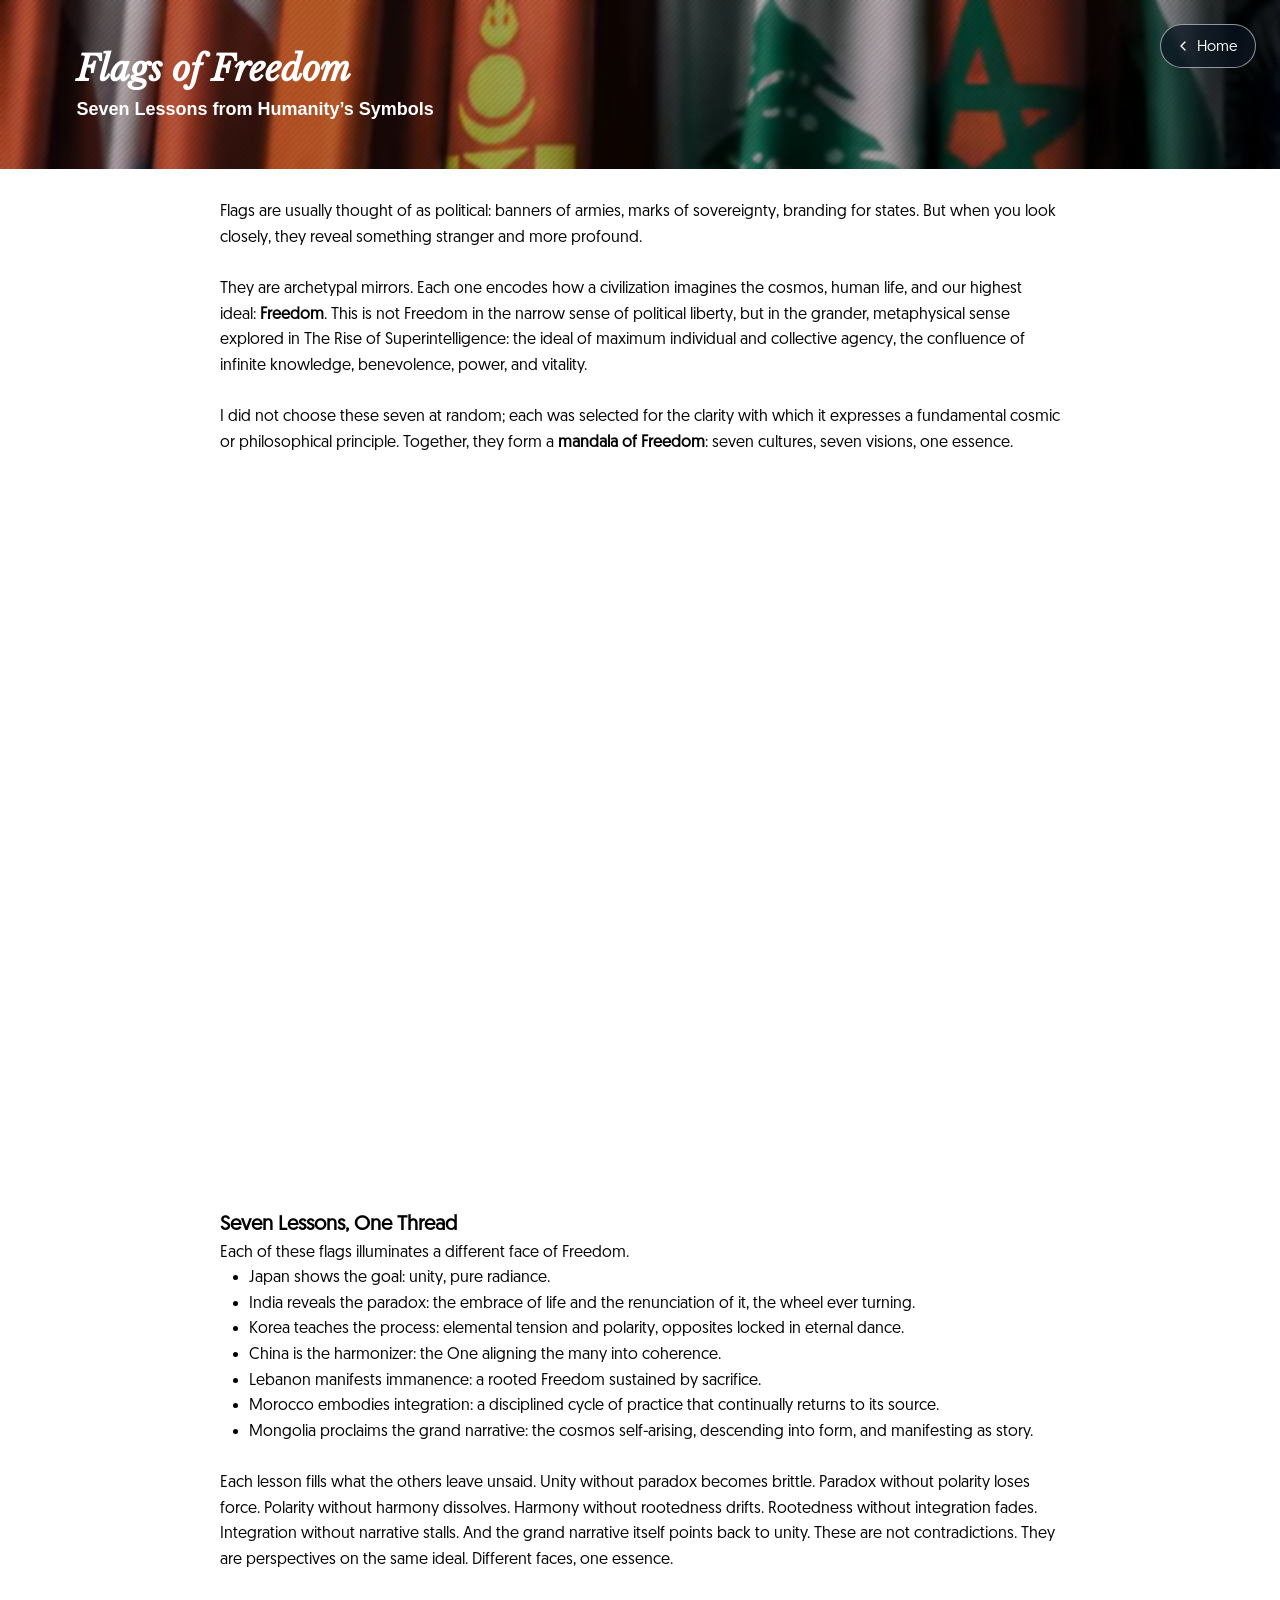
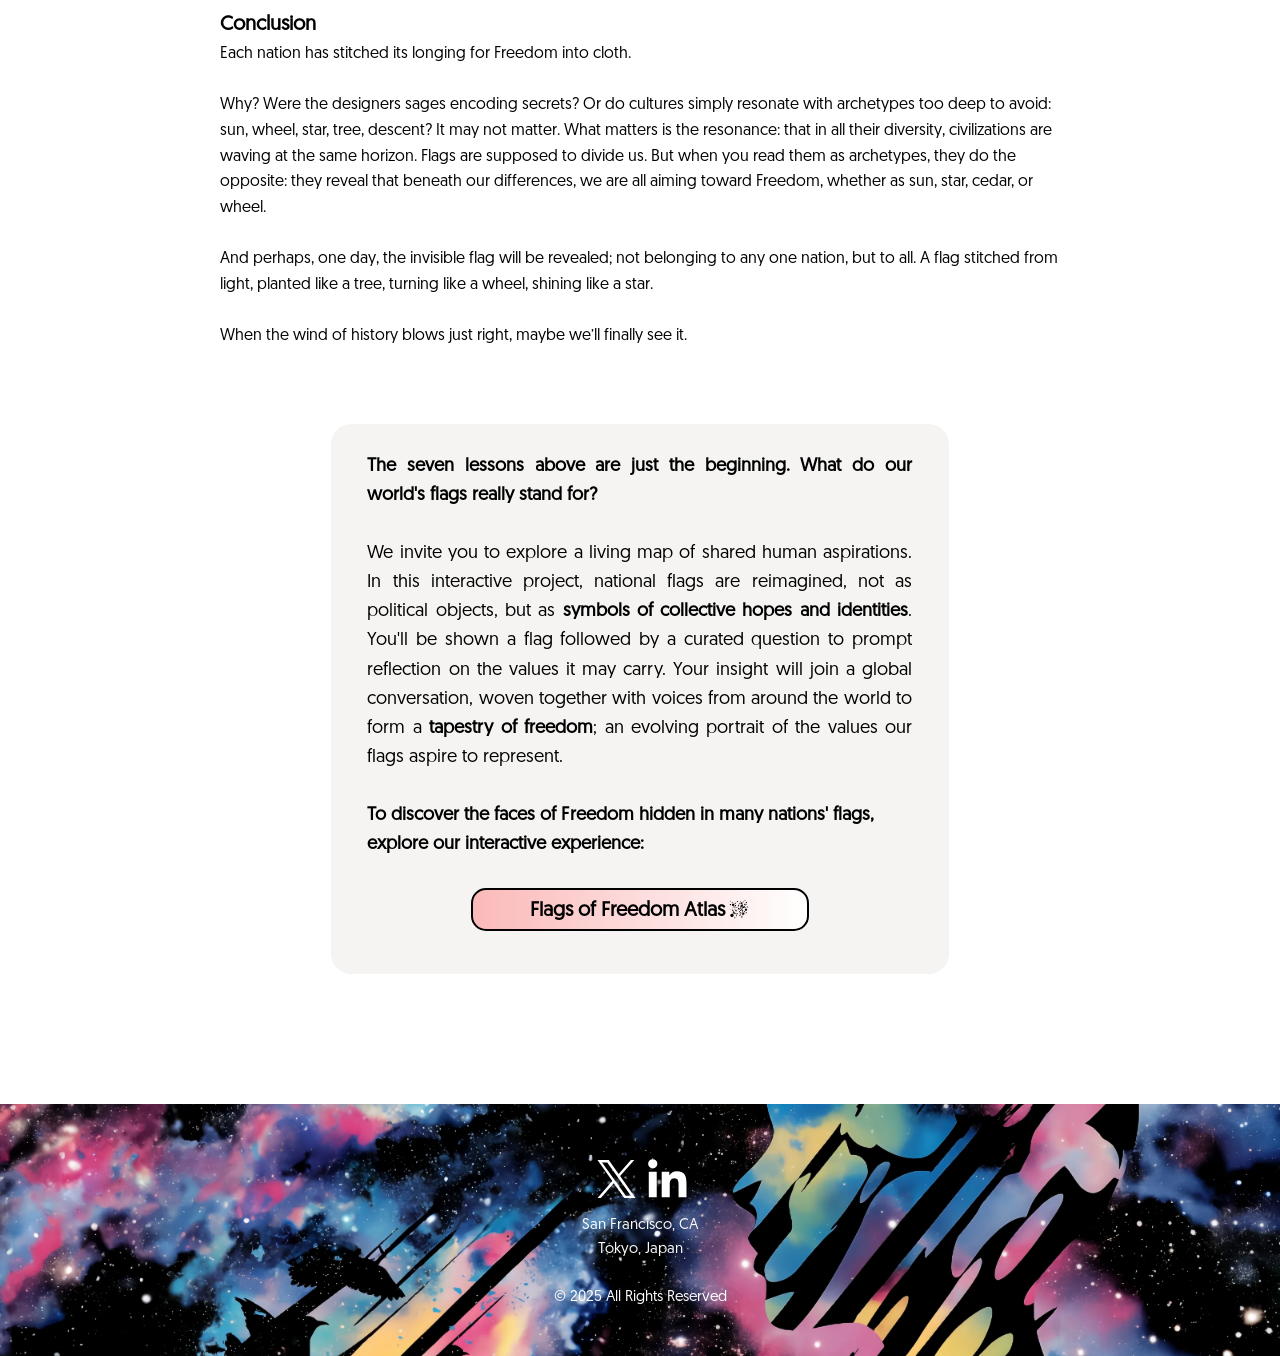
<file: flags/index.html>
<!doctype html>
<html lang="en" style=""><head><meta charset="utf-8"/><meta name="viewport" content="width=device-width, initial-scale=1"/><title>Flags of Freedom | Freedom Series</title><style id="wixcss">@font-face{font-family:wfont_de38b1_f09d0793bdf84a0591e0f42e0104a698;src:url(../fonts/Geomanist-Regular.otf) format("opentype");font-display:block;ascent-override:90%;descent-override:25%;line-gap-override:0%}
@font-face{font-family:wf_f09d0793bdf84a0591e0f42e0;src:url(../fonts/Geomanist-Regular.otf) format("opentype");font-display:block;ascent-override:90%;descent-override:25%;line-gap-override:0%}
@font-face{font-family:orig_geomanist_regular_webfont;src:url(../fonts/Geomanist-Regular.otf) format("opentype");font-display:block;ascent-override:90%;descent-override:25%;line-gap-override:0%}
@font-face{font-family:madefor-text;src:url(../fonts/wix-madefor-text-latin-400-normal.woff2) format("woff2");font-weight:400;font-style:normal;font-display:block;ascent-override:101%;descent-override:25%;line-gap-override:0%}
@font-face{font-family:madefor-text;src:url(../fonts/wix-madefor-text-latin-400-italic.woff2) format("woff2");font-weight:400;font-style:italic;font-display:block;ascent-override:101%;descent-override:25%;line-gap-override:0%}
@font-face{font-family:madefor-text;src:url(../fonts/wix-madefor-text-latin-700-normal.woff2) format("woff2");font-weight:700;font-style:normal;font-display:block;ascent-override:101%;descent-override:25%;line-gap-override:0%}
@font-face{font-family:madefor-display-bold;src:url(../fonts/wix-madefor-display-latin-700-normal.woff2) format("woff2");font-weight:700;font-style:normal;font-display:block}
@font-face{font-family:madefor-display-bold;src:url(../fonts/wix-madefor-display-latin-700-normal.woff2) format("woff2");font-weight:400;font-style:normal;font-display:block}
@font-face{font-family:"libre baskerville";src:url(../fonts/libre-baskerville-latin-400-normal.woff2) format("woff2");font-weight:400;font-style:normal;font-display:block}
@font-face{font-family:"libre baskerville";src:url(../fonts/libre-baskerville-latin-400-italic.woff2) format("woff2");font-weight:400;font-style:italic;font-display:block}
@font-face{font-family:"libre baskerville";src:url(../fonts/libre-baskerville-latin-700-normal.woff2) format("woff2");font-weight:700;font-style:normal;font-display:block}
@font-face{font-family:fahkwang;src:url(../fonts/fahkwang-latin-400-normal.woff2) format("woff2");font-weight:400;font-style:normal;font-display:block;ascent-override:100.8%;descent-override:29.2%;line-gap-override:0%}
@font-face{font-family:fahkwang;src:url(../fonts/fahkwang-latin-400-italic.woff2) format("woff2");font-weight:400;font-style:italic;font-display:block;ascent-override:100.8%;descent-override:29.2%;line-gap-override:0%}
@font-face{font-family:fahkwang;src:url(../fonts/fahkwang-latin-700-normal.woff2) format("woff2");font-weight:700;font-style:normal;font-display:block;ascent-override:100.8%;descent-override:29.2%;line-gap-override:0%}
@font-face{font-family:fahkwang;src:url(../fonts/fahkwang-latin-700-italic.woff2) format("woff2");font-weight:700;font-style:italic;font-display:block;ascent-override:100.8%;descent-override:29.2%;line-gap-override:0%}
@font-face{font-family:helvetica-w01-light;src:local('HelveticaNeue-Light'),local('Helvetica Neue Light'),local('Helvetica Light'),local('Helvetica-Light'),local('Arial');font-display:swap}
@font-face{font-family:helvetica-w01-roman;src:local('Helvetica'),local('HelveticaNeue'),local('Helvetica Neue'),local('Arial');font-display:swap}
@font-face{font-family:helvetica-w01-bold;src:local('Helvetica-Bold'),local('Helvetica Bold'),local('HelveticaNeue-Bold'),local('Arial');font-display:swap}
@font-face{font-family:helveticaneuew01-45ligh;src:local('HelveticaNeue-Light'),local('Helvetica Neue Light'),local('Arial');font-display:swap}
@font-face{font-family:helveticaneuew01-65medi;src:local('HelveticaNeue-Medium'),local('Helvetica Neue Medium'),local('Arial');font-display:swap}

@keyframes slide-horizontal-new { 
  0% { transform: translate(100%); }
}
@keyframes slide-horizontal-old { 
  80% { opacity: 1; }
  100% { opacity: 0; transform: translate(-100%); }
}
@keyframes slide-vertical-new { 
  0% { transform: translateY(-100%); }
}
@keyframes slide-vertical-old { 
  80% { opacity: 1; }
  100% { opacity: 0; transform: translateY(100%); }
}
@keyframes out-in-new { 
  0% { opacity: 0; }
}
@keyframes out-in-old { 
  100% { opacity: 0; }
}
:root:active-view-transition { view-transition-name: none; }
:root:active-view-transition::view-transition-group(*) { animation: auto ease 0s 1 normal none running none; }
:root:active-view-transition::view-transition-old(*) { animation: auto ease 0s 1 normal none running none; }
:root:active-view-transition::view-transition-new(*) { animation: auto ease 0s 1 normal none running none; }
:root:active-view-transition #SITE_HEADER { view-transition-name: header-group; }
:root:active-view-transition #WIX_ADS { view-transition-name: wix-ads-group; }
:root:active-view-transition #SITE_FOOTER { view-transition-name: footer-group; }
:root:active-view-transition #BACKGROUND_GROUP_TRANSITION_GROUP > div { view-transition-name: background-group; }
:root:active-view-transition::view-transition-old(*.login-social-bar) { display: none; }
:root:active-view-transition::view-transition-group(page-group) { pointer-events: all; cursor: wait; animation-timing-function: revert; animation-delay: revert; animation-iteration-count: revert; animation-direction: revert; animation-fill-mode: revert; animation-play-state: revert; animation-name: revert; animation-timeline: revert; animation-range: revert; animation-duration: 0.6s; }
:root:active-view-transition::view-transition-old(page-group) { pointer-events: all; cursor: wait; animation-timing-function: revert; animation-delay: revert; animation-iteration-count: revert; animation-direction: revert; animation-fill-mode: revert; animation-play-state: revert; animation-name: revert; animation-timeline: revert; animation-range: revert; animation-duration: 0.6s; }
:root:active-view-transition::view-transition-new(page-group) { pointer-events: all; cursor: wait; animation-timing-function: revert; animation-delay: revert; animation-iteration-count: revert; animation-direction: revert; animation-fill-mode: revert; animation-play-state: revert; animation-name: revert; animation-timeline: revert; animation-range: revert; animation-duration: 0.6s; }
:root:active-view-transition-type(SlideHorizontal)::view-transition-old(page-group) { mix-blend-mode: normal; animation: 0.6s cubic-bezier(0.83, 0, 0.17, 1) 0s 1 normal forwards running slide-horizontal-old; }
:root:active-view-transition-type(SlideHorizontal)::view-transition-new(page-group) { mix-blend-mode: normal; animation: 0.6s cubic-bezier(0.83, 0, 0.17, 1) 0s 1 normal backwards running slide-horizontal-new; }
:root:active-view-transition-type(SlideVertical)::view-transition-old(page-group) { mix-blend-mode: normal; animation: 0.6s cubic-bezier(0.83, 0, 0.17, 1) 0s 1 normal forwards running slide-vertical-old; }
:root:active-view-transition-type(SlideVertical)::view-transition-new(page-group) { mix-blend-mode: normal; animation: 0.6s cubic-bezier(0.83, 0, 0.17, 1) 0s 1 normal backwards running slide-vertical-new; }
:root:active-view-transition-type(OutIn)::view-transition-old(page-group) { animation: 0.35s cubic-bezier(0.22, 1, 0.36, 1) 0s 1 normal forwards running out-in-old; }
:root:active-view-transition-type(OutIn)::view-transition-new(page-group) { animation: 0.35s cubic-bezier(0.64, 0, 0.78, 0) 0.35s 1 normal backwards running out-in-new; }
html, body { vertical-align: baseline; background: 0px 0px; border: 0px; outline: 0px; margin: 0px; padding: 0px; }
body { --scrollbar-width: 0px; text-size-adjust: 100%; font-family: Arial, Helvetica, sans-serif; font-size: 10px; }
html, body { height: 100%; }
body { overflow: auto scroll; }
#SITE_CONTAINER { position: relative; }
:root { --one-unit: 1vw; --section-max-width: 9999px; --spx-stopper-max: 9999px; --spx-stopper-min: 0px; --browser-zoom: 1; }
@supports ((-webkit-appearance:none)) and (stroke-color:transparent) {
:root { --safari-sticky-fix: opacity; --experimental-safari-sticky-fix: translateZ(0); }
}
@supports (container-type:inline-size) {
:root { --one-unit: 1cqw; }
}
div, span, applet, object, iframe, h1, h2, h3, h4, h5, h6, p, blockquote, pre, a, abbr, acronym, address, big, cite, code, del, dfn, em, font, img, ins, kbd, q, s, samp, small, strike, strong, sub, sup, tt, var, b, u, i, center, dl, dt, dd, ol, ul, li, fieldset, form, label, legend, table, caption, tbody, tfoot, thead, tr, th, td, nav, button, section, header, footer, title { vertical-align: baseline; background: 0px 0px; border: 0px; outline: 0px; margin: 0px; padding: 0px; }
ol, ul { list-style: none; }
a { cursor: pointer; text-decoration: none; }
#site-root { top: var(--wix-ads-height); min-height: 100%; margin: 0px auto; position: relative; }
#SCROLL_TO_TOP, #SCROLL_TO_BOTTOM { height: 0px; }
:root { --wst-button-color-fill-primary: rgb(var(--color_48)); --wst-button-color-border-primary: rgb(var(--color_49)); --wst-button-color-text-primary: rgb(var(--color_50)); --wst-button-color-fill-primary-hover: rgb(var(--color_51)); --wst-button-color-border-primary-hover: rgb(var(--color_52)); --wst-button-color-text-primary-hover: rgb(var(--color_53)); --wst-button-color-fill-primary-disabled: rgb(var(--color_54)); --wst-button-color-border-primary-disabled: rgb(var(--color_55)); --wst-button-color-text-primary-disabled: rgb(var(--color_56)); --wst-button-color-fill-secondary: rgb(var(--color_57)); --wst-button-color-border-secondary: rgb(var(--color_58)); --wst-button-color-text-secondary: rgb(var(--color_59)); --wst-button-color-fill-secondary-hover: rgb(var(--color_60)); --wst-button-color-border-secondary-hover: rgb(var(--color_61)); --wst-button-color-text-secondary-hover: rgb(var(--color_62)); --wst-button-color-fill-secondary-disabled: rgb(var(--color_63)); --wst-button-color-border-secondary-disabled: rgb(var(--color_64)); --wst-button-color-text-secondary-disabled: rgb(var(--color_65)); --wst-color-fill-base-1: rgb(var(--color_36)); --wst-color-fill-base-2: rgb(var(--color_37)); --wst-color-fill-base-shade-1: rgb(var(--color_38)); --wst-color-fill-base-shade-2: rgb(var(--color_39)); --wst-color-fill-base-shade-3: rgb(var(--color_40)); --wst-color-fill-accent-1: rgb(var(--color_41)); --wst-color-fill-accent-2: rgb(var(--color_42)); --wst-color-fill-accent-3: rgb(var(--color_43)); --wst-color-fill-accent-4: rgb(var(--color_44)); --wst-color-fill-background-primary: rgb(var(--color_11)); --wst-color-fill-background-secondary: rgb(var(--color_12)); --wst-color-text-primary: rgb(var(--color_15)); --wst-color-text-secondary: rgb(var(--color_14)); --wst-color-action: rgb(var(--color_18)); --wst-color-disabled: rgb(var(--color_39)); --wst-color-title: rgb(var(--color_45)); --wst-color-subtitle: rgb(var(--color_46)); --wst-color-line: rgb(var(--color_47)); --wst-font-style-h2: var(--font_2); --wst-font-style-h3: var(--font_3); --wst-font-style-h4: var(--font_4); --wst-font-style-h5: var(--font_5); --wst-font-style-h6: var(--font_6); --wst-font-style-body-large: var(--font_7); --wst-font-style-body-medium: var(--font_8); --wst-font-style-body-small: var(--font_9); --wst-font-style-body-x-small: var(--font_10); --wst-color-custom-1: rgb(var(--color_13)); --wst-color-custom-2: rgb(var(--color_16)); --wst-color-custom-3: rgb(var(--color_17)); --wst-color-custom-4: rgb(var(--color_19)); --wst-color-custom-5: rgb(var(--color_20)); --wst-color-custom-6: rgb(var(--color_21)); --wst-color-custom-7: rgb(var(--color_22)); --wst-color-custom-8: rgb(var(--color_23)); --wst-color-custom-9: rgb(var(--color_24)); --wst-color-custom-10: rgb(var(--color_25)); --wst-color-custom-11: rgb(var(--color_26)); --wst-color-custom-12: rgb(var(--color_27)); --wst-color-custom-13: rgb(var(--color_28)); --wst-color-custom-14: rgb(var(--color_29)); --wst-color-custom-15: rgb(var(--color_30)); --wst-color-custom-16: rgb(var(--color_31)); --wst-color-custom-17: rgb(var(--color_32)); --wst-color-custom-18: rgb(var(--color_33)); --wst-color-custom-19: rgb(var(--color_34)); --wst-color-custom-20: rgb(var(--color_35)); }
:root:active-view-transition .Y3K28_ { view-transition-name: page-group; }
.uvik8H { grid-template-rows: 1fr; grid-template-columns: 1fr; height: 100%; display: grid; }
.uvik8H > div { grid-area: 1 / 1 / 2 / 2; place-self: stretch !important; }
.StylableButton2545352419__root:not(:hover):not([disabled]).StylableButton2545352419--hasBackgroundColor { background-color: var(--corvid-background-color) !important; }
.StylableButton2545352419__root:hover:not([disabled]).StylableButton2545352419--hasHoverBackgroundColor { background-color: var(--corvid-hover-background-color) !important; }
.StylableButton2545352419__root:not(:hover)[disabled].StylableButton2545352419--hasDisabledBackgroundColor { background-color: var(--corvid-disabled-background-color) !important; }
.StylableButton2545352419__root:not(:hover):not([disabled]).StylableButton2545352419--hasBorderColor { border-color: var(--corvid-border-color) !important; }
.StylableButton2545352419__root:hover:not([disabled]).StylableButton2545352419--hasHoverBorderColor { border-color: var(--corvid-hover-border-color) !important; }
.StylableButton2545352419__root:not(:hover)[disabled].StylableButton2545352419--hasDisabledBorderColor { border-color: var(--corvid-disabled-border-color) !important; }
.StylableButton2545352419__root:not(:hover):not([disabled]).StylableButton2545352419--hasColor, .StylableButton2545352419__root:not(:hover):not([disabled]).StylableButton2545352419--hasColor .StylableButton2545352419__label { color: var(--corvid-color) !important; }
.StylableButton2545352419__root:hover:not([disabled]).StylableButton2545352419--hasHoverColor, .StylableButton2545352419__root:hover:not([disabled]).StylableButton2545352419--hasHoverColor .StylableButton2545352419__label { color: var(--corvid-hover-color) !important; }
.StylableButton2545352419__root:not(:hover)[disabled].StylableButton2545352419--hasDisabledColor, .StylableButton2545352419__root:not(:hover)[disabled].StylableButton2545352419--hasDisabledColor .StylableButton2545352419__label { color: var(--corvid-disabled-color) !important; }
.StylableButton2545352419__root:not(:hover):not([disalbed]).StylableButton2545352419--hasIconColor .StylableButton2545352419__icon svg { fill: var(--corvid-icon-color) !important; stroke: var(--corvid-icon-color) !important; }
.StylableButton2545352419__root:hover:not([disabled]).StylableButton2545352419--hasHoverIconColor .StylableButton2545352419__icon svg { fill: var(--corvid-hover-icon-color) !important; stroke: var(--corvid-hover-icon-color) !important; }
.StylableButton2545352419__root:not(:hover)[disabled].StylableButton2545352419--hasDisabledIconColor .StylableButton2545352419__icon svg { fill: var(--corvid-disabled-icon-color) !important; stroke: var(--corvid-disabled-icon-color) !important; }
@media (forced-colors: active) {
.StylableButton2545352419__root:hover:not([disabled]), .StylableButton2545352419__root[aria-pressed="true"], .StylableButton2545352419__root[aria-selected="true"], .StylableButton2545352419__root[data-preview="selected"] { outline-offset: 1px; outline: highlight solid 3px; }
}
.LXgYyC { cursor: pointer; }
.iL7Pq5 { -webkit-tap-highlight-color: rgba(0, 0, 0, 0); opacity: var(--opacity); fill: var(--corvid-fill-color,var(--fill)); fill-opacity: var(--fill-opacity); stroke: var(--corvid-stroke-color,var(--stroke)); stroke-opacity: var(--stroke-opacity); stroke-width: var(--stroke-width); transform: var(--flip); filter: var(--drop-shadow,none); position: absolute; inset: 0px; }
.iL7Pq5 svg { width: var(--svg-calculated-width,100%); height: var(--svg-calculated-height,100%); padding: var(--svg-calculated-padding,0); margin: auto; position: absolute; inset: 0px; }
.iL7Pq5 svg:not([data-type="ugc"]) { overflow: visible; }
@media (forced-colors: active) {
.iL7Pq5 svg:not([data-type="ugc"]):not([data-type="color"]) { fill: currentcolor; }
}
.gx51wo * { vector-effect: non-scaling-stroke; }
@supports ((-webkit-appearance:none)) and (stroke-color:transparent) {
._v6ohL > * > :first-child { vertical-align: top; }
}
@supports (-webkit-touch-callout:none) {
._v6ohL > * > :first-child { vertical-align: top; }
}
.N5mCVp :is(p, h1, h2, h3, h4, h5, h6, ul, ol, span[data-attr-richtext-marker], blockquote, div) [class$="rich-text__text"], .N5mCVp :is(p, h1, h2, h3, h4, h5, h6, ul, ol, span[data-attr-richtext-marker], blockquote, div)[class$="rich-text__text"] { color: var(--corvid-color,currentColor); }
.N5mCVp :is(p, h1, h2, h3, h4, h5, h6, ul, ol, span[data-attr-richtext-marker], blockquote, div) span[style*="color"] { color: var(--corvid-color,currentColor) !important; }
.N8MGzv, .UwkEpO { overflow-wrap: break-word; text-align: start; pointer-events: none; min-height: var(--min-height); min-width: var(--min-width); direction: var(--text-direction); mix-blend-mode: var(--blendMode,normal); text-transform: var(--textTransform,"none"); text-shadow: var(--textOutline,0px 0px transparent),var(--textShadow,0px 0px transparent); }
.N8MGzv > *, .UwkEpO > * { pointer-events: auto; }
.N8MGzv li, .UwkEpO li { font-style: inherit; font-weight: inherit; line-height: inherit; letter-spacing: normal; }
.N8MGzv ol, .UwkEpO ol, .N8MGzv ul, .UwkEpO ul { letter-spacing: normal; margin-inline: 0.5em 0px; line-height: normal; }
.N8MGzv ul, .UwkEpO ul { list-style-type: disc; }
.N8MGzv p, .UwkEpO p, .N8MGzv h1, .UwkEpO h1, .N8MGzv h2, .UwkEpO h2, .N8MGzv h3, .UwkEpO h3, .N8MGzv h4, .UwkEpO h4, .N8MGzv h5, .UwkEpO h5, .N8MGzv h6, .UwkEpO h6, .N8MGzv blockquote, .UwkEpO blockquote, .N8MGzv div, .UwkEpO div { margin-block: 0px; margin: 0px; }
.N8MGzv a, .UwkEpO a { color: inherit; }
.PO9MfV li { margin-inline: 1.3em 0px; }
@media (forced-colors: active) {
.AWXfZq.V3wkP4 a:focus, .AWXfZq.V3wkP4 a:focus-visible, .AWXfZq.UwkEpO a:focus, .AWXfZq.UwkEpO a:focus-visible, .AWXfZq.JykKzs a:focus, .AWXfZq.JykKzs a:focus-visible, .AWXfZq.N8MGzv a:focus, .AWXfZq.N8MGzv a:focus-visible { box-shadow: none; outline-offset: 1px !important; outline: highlight solid 3px !important; }
}
.qe3oTb { pointer-events: none; white-space: nowrap; padding: 0px; overflow: hidden; }
.TvbeET { display: none; }
.HQtdHX[data-focuscycled="active"]:not(:focus-within) { outline: rgba(0, 0, 0, 0) solid 2px; transition: outline 10ms; }
@media (forced-colors: active) {
.w4DepW .tN_ggS .re13Ik .twXk19:hover { outline-offset: -2px; outline: highlight solid 3px; }
}
.Qh0lWW { width: 100%; height: 100%; display: block; }
.Qh0lWW img { max-width: var(--wix-img-max-width,100%); }
.QED8q1 { width: 100%; height: calc(100% - var(--wix-ads-height)); margin-top: var(--wix-ads-height); pointer-events: none; z-index: var(--pinned-layer-in-container,var(--above-all-in-container)); grid-template-rows: 1fr; grid-template-columns: 1fr; display: grid; position: fixed; top: 0px; left: 0px; }
.BqYkvS { pointer-events: none; z-index: 9999; color: rgb(17, 109, 255); opacity: 0; cursor: pointer; background: rgb(255, 255, 255); border-radius: 24px; width: 0px; height: 0px; margin-left: -94px; padding: 0px 24px; font-family: Helvetica, Arial, メイリオ, meiryo, "ヒラギノ角ゴ pro w3", "hiragino kaku gothic pro", sans-serif; font-size: 14px; position: absolute; top: 60px; left: 50%; }
.BqYkvS:focus { opacity: 1; pointer-events: auto; border: 2px solid; width: auto; height: 40px; }
.CUYeWp[data-state~="over"] .wGxoBM, .CUYeWp[data-state~="link"]:hover .wGxoBM { color: rgb(var(--txth,var(--color_14,color_14))); transition: var(--trans,color .4s ease 0s); }
.ETqrjz .g0IvTF { background-color: rgba(var(--bg,var(--color_11,color_11)),var(--alpha-bg,1)); position: absolute; inset: 0px; overflow: hidden; }
.ku1hVK { border-radius: var(--overflow-wrapper-border-radius); }
.S829f_ { pointer-events: var(--ref-container-pointer-events) !important; }
.S829f_ > * { pointer-events: auto; }
.Qh0lWW { width: 100%; height: 100%; display: block; }
.Qh0lWW img { max-width: var(--wix-img-max-width,100%); }
.aDzdcC { clip-path: var(--fill-layer-clip); }
.aDzdcC, .rv3vOe { width: 100%; height: 100%; position: absolute; top: 0px; }
.dnHU4q img { width: 100%; height: 100%; }
.X9nqm0 { opacity: 0; position: absolute; top: 0px; }
.WnIl2C, .OAmk_6 { width: 100%; height: 100%; top: 0px; }
.OAmk_6 { position: absolute; }
.WnIl2C { background-color: var(--fill-layer-background-overlay-color); position: var(--fill-layer-background-overlay-position); opacity: var(--fill-layer-background-overlay-blend-opacity-fallback,1); transform: var(--fill-layer-background-overlay-transform); }
@supports (mix-blend-mode:overlay) {
.WnIl2C { mix-blend-mode: var(--fill-layer-background-overlay-blend-mode); opacity: var(--fill-layer-background-overlay-blend-opacity,1); }
}
.QG9w8P .ayCf9D { width: 100%; height: 100%; position: absolute; top: 0px; }
.QG9w8P .fO4mKs { opacity: var(--fill-layer-image-opacity); height: var(--fill-layer-image-height,100%); }
.QG9w8P .fO4mKs img { width: 100%; height: 100%; }
.ROWgFb { height: 100%; }
.xSZeaB, .g4gDzl { opacity: var(--fill-layer-video-opacity); }
.NgeJ4N { transform: scale(var(--scale,1)); transition: var(--transform-duration,transform 0s); }
.ke5pl1, .Dkb_qa { background-color: rgba(var(--bg,var(--color_11,color_11)),var(--alpha-bg,1)); }
.ke5pl1 > .QG9w8P .LNYVZi { background-color: var(--section-corvid-background-color,var(--bg-overlay-color,rgba(var(--bg,var(--color_11,color_11)),var(--alpha-bg,1)))); }
.QG9w8P { width: 100%; height: 100%; mask-image: var(--mask-image,none); mask-position: var(--mask-position,0); mask-size: var(--mask-size,100%); mask-repeat: var(--mask-repeat,no-repeat); pointer-events: var(--fill-layer-background-media-pointer-events); position: absolute; top: 0px; left: 0px; overflow: hidden; }
.LNYVZi { background-color: var(--bg-overlay-color); background-image: var(--bg-gradient); transition: var(--inherit-transition); }
.fwXYgt:hover .HTT0h5 { pointer-events: auto; clip: auto; opacity: 1; }
.HTT0h5:focus, .HTT0h5:hover, .HTT0h5:active { pointer-events: auto; clip: auto; opacity: 1; }
.HFEOE3 { --container-corvid-border-color: rgba(var(--brd,var(--color_15,color_15)),var(--alpha-brd,1)); --container-corvid-border-size: var(--brw,1px); --container-corvid-background-color: var(--background,rgba(var(--bg,var(--color_11,color_11)),var(--alpha-bg,1))); --overflow-wrapper-border-radius: var(--rd); --backdrop-filter: $backdrop-filter; }
.NaeT1r { box-shadow: none !important; background: 0px 0px !important; border-width: medium !important; border-style: none !important; border-color: currentcolor !important; border-image: none !important; }
.NYfD3h { border: var(--container-corvid-border-width,var(--brw,1px)) solid var(--container-corvid-border-color,rgba(var(--brd,var(--color_15,color_15)),var(--alpha-brd,1))); background-color: var(--container-corvid-background-color,var(--background,rgba(var(--bg,var(--color_11,color_11)),var(--alpha-bg,1)))); background-image: var(--bg-gradient,none); backdrop-filter: var(--backdrop-filter,none); border-radius: var(--rd,5px); box-shadow: var(--shd,0 1px 4px #0009); position: absolute; inset: 0px; }
.jdJeEr { width: unset !important; min-width: unset !important; max-width: unset !important; height: unset !important; min-height: unset !important; max-height: unset !important; z-index: unset !important; margin: 0px !important; padding: 0px !important; position: absolute !important; inset: 0px !important; }
.ooGRUo { display: contents; }
@supports (-webkit-touch-callout:none) {
.O5G82F { overflow: scroll; }
}
.WZxFET { direction: var(--btn-direction); cursor: pointer; min-width: var(--btn-min-width); box-sizing: border-box; touch-action: manipulation; border-left: var(--border-left); border-right: var(--border-right); border-top: var(--border-top); border-bottom: var(--border-bottom); border-top-left-radius: var(--border-top-left-radius); border-top-right-radius: var(--border-top-right-radius); border-bottom-left-radius: var(--border-bottom-left-radius); border-bottom-right-radius: var(--border-bottom-right-radius); width: 100%; height: 100%; min-height: 10px; box-shadow: var(--box-shadow); background: var(--background); padding-left: var(--padding-left); padding-right: var(--padding-right); padding-top: var(--padding-top); padding-bottom: var(--padding-bottom); display: block; }
@media (forced-colors: active) {
.WZxFET:not(:disabled) { outline-offset: 0px; outline: buttontext solid 2px; }
.WZxFET:not(:disabled):hover, .WZxFET:not(:disabled)[aria-pressed="true"], .WZxFET:not(:disabled)[aria-selected="true"], .WZxFET:not(:disabled)[data-preview="selected"] { outline-offset: 1px; outline: highlight solid 3px; }
.WZxFET:not(:disabled):focus, .WZxFET:not(:disabled):focus-visible { outline-offset: 1px; outline: highlight solid 3px !important; }
}
.WZxFET.LEgq9n:not(:hover):not(:disabled) { border-color: var(--corvid-border-color,initial); }
.WZxFET.ANbqd3:not(:hover):not(:disabled) { background-color: var(--corvid-background-color,var(--background)); }
.WZxFET:hover, .WZxFET [data-preview="hover"] { border-left: var(--hover-border-left,var(--border-left)); border-right: var(--hover-border-right,var(--border-right)); border-top: var(--hover-border-top,var(--border-top)); border-bottom: var(--hover-border-bottom,var(--border-bottom)); border-top-left-radius: var(--hover-border-top-left-radius,var(--border-top-left-radius)); border-top-right-radius: var(--hover-border-top-right-radius,var(--border-top-right-radius)); border-bottom-left-radius: var(--hover-border-bottom-left-radius,var(--border-bottom-left-radius)); border-bottom-right-radius: var(--hover-border-bottom-right-radius,var(--border-bottom-right-radius)); box-shadow: var(--hover-box-shadow,var(--box-shadow)); background: var(--hover-background,var(--background)); padding-left: var(--hover-padding-left,var(--padding-left)); padding-right: var(--hover-padding-right,var(--padding-right)); padding-top: var(--hover-padding-top,var(--padding-top)); padding-bottom: var(--hover-padding-bottom,var(--padding-bottom)); }
.WZxFET.QHgQsb:hover:not(:disabled) { border-color: var(--corvid-hover-border-color,initial); }
.WZxFET.YXO83s:hover:not(:disabled) { background-color: var(--corvid-hover-background-color,var(--hover-background,var(--background))); }
.WZxFET:disabled, .WZxFET [data-preview="disabled"] { cursor: default; border-left: var(--disabled-border-left,var(--border-left)); border-right: var(--disabled-border-right,var(--border-right)); border-top: var(--disabled-border-top,var(--border-top)); border-bottom: var(--disabled-border-bottom,var(--border-bottom)); border-top-left-radius: var(--disabled-border-top-left-radius,var(--border-top-left-radius)); border-top-right-radius: var(--disabled-border-top-right-radius,var(--border-top-right-radius)); border-bottom-left-radius: var(--disabled-border-bottom-left-radius,var(--border-bottom-left-radius)); border-bottom-right-radius: var(--disabled-border-bottom-right-radius,var(--border-bottom-right-radius)); box-shadow: var(--disabled-box-shadow,var(--box-shadow)); background: var(--disabled-background,var(--background)); padding-left: var(--disabled-padding-left,var(--padding-left)); padding-right: var(--disabled-padding-right,var(--padding-right)); padding-top: var(--disabled-padding-top,var(--padding-top)); padding-bottom: var(--disabled-padding-bottom,var(--padding-bottom)); }
.WZxFET.Pl_R65:disabled:not(:hover) { border-color: var(--corvid-disabled-border-color,initial); }
.WZxFET.qSNL2N:disabled:not(:hover) { background-color: var(--corvid-disabled-background-color,var(--disabled-background,var(--background))); }
.QeinDR { display:var(--label-display);font:var(--font,var(--font_8));color:var(--color);letter-spacing:var(--letter-spacing);line-height:var(--line-height);text-decoration-line:var(--text-decoration);direction:var(--direction);text-align:var(--text-align,revert);background-color:var(--text-highlight,transparent);text-transform:var(--text-transform);text-shadow:var(--text-outline),var(--text-shadow);overflow:var(--overflow,hidden);text-overflow:var(--label-text-overflow);white-space:var(--label-white-space);min-width:1.8em;max-width:100%;transition:inherit }
.WZxFET.xXDwXs:not(:hover):not(:disabled) .QeinDR { color: var(--corvid-color,var(--color)); }
.WZxFET:hover .QeinDR, .WZxFET [data-preview="hover"] .QeinDR { display: var(--hover-label-display,var(--label-display)); font-style: ; font-variant-ligatures: ; font-variant-caps: ; font-variant-numeric: ; font-variant-east-asian: ; font-variant-alternates: ; font-variant-position: ; font-variant-emoji: ; font-weight: ; font-stretch: ; font-size: ; font-family: ; font-optical-sizing: ; font-size-adjust: ; font-kerning: ; font-feature-settings: ; font-variation-settings: ; font-language-override: ; color: var(--hover-color,var(--color)); letter-spacing: var(--hover-letter-spacing,var(--letter-spacing)); line-height: var(--hover-line-height,var(--line-height)); text-decoration-line: var(--hover-text-decoration,var(--text-decoration)); direction: var(--hover-direction,var(--direction)); text-align: var(--hover-text-align,var(--text-align,revert)); background-color: var(--hover-text-highlight,var(--text-highlight,transparent)); text-transform: var(--hover-text-transform,var(--text-transform)); text-shadow: var(--hover-text-outline,var(--text-outline)),var(--hover-text-shadow,var(--text-shadow)); }
.WZxFET.DEbY45:hover:not(:disabled) .QeinDR { color: var(--corvid-hover-color,var(--hover-color,var(--color))); }
.WZxFET:disabled .QeinDR, .WZxFET [data-preview="disabled"] .QeinDR { display: var(--disabled-label-display,var(--label-display)); font-style: ; font-variant-ligatures: ; font-variant-caps: ; font-variant-numeric: ; font-variant-east-asian: ; font-variant-alternates: ; font-variant-position: ; font-variant-emoji: ; font-weight: ; font-stretch: ; font-size: ; font-family: ; font-optical-sizing: ; font-size-adjust: ; font-kerning: ; font-feature-settings: ; font-variation-settings: ; font-language-override: ; color: var(--disabled-color,var(--color)); letter-spacing: var(--disabled-letter-spacing,var(--letter-spacing)); line-height: var(--disabled-line-height,var(--line-height)); text-decoration-line: var(--disabled-text-decoration,var(--text-decoration)); direction: var(--disabled-direction,var(--direction)); text-align: var(--disabled-text-align,var(--text-align,revert)); background-color: var(--disabled-text-highlight,var(--text-highlight,transparent)); text-transform: var(--disabled-text-transform,var(--text-transform)); text-shadow: var(--disabled-text-outline,var(--text-outline)),var(--disabled-text-shadow,var(--text-shadow)); }
.WZxFET.liVS6k:disabled:not(:hover) .QeinDR { color: var(--corvid-disabled-color,var(--disabled-color,var(--color))); }
.OOhWpA { box-sizing: border-box; color: rgb(0, 0, 0); text-decoration: none; }
.UPWJFm { justify-content: var(--container-justify-content); flex-basis: auto; flex-direction: var(--container-flex-direction); align-items: var(--container-align-items); gap: var(--content-gap,"0px"); flex-grow: 1; width: 100%; height: 100%; transition: 0.4s, visibility; display: flex; overflow: hidden; }
.vwUNxR { min-width: 1px; display: var(--icon-display); width: var(--icon-size); height: var(--icon-size); fill: var(--icon-color); flex-shrink: 0; order: var(--icon-order,0); transform: rotate(var(--icon-rotation)); transition: inherit; }
.WZxFET.PlqraU:not(:hover):not(:disabled) .vwUNxR { fill: var(--corvid-icon-color,var(--icon-color)); }
.WZxFET:hover .vwUNxR, .WZxFET [data-preview="hover"] .vwUNxR { display: var(--hover-icon-display,var(--icon-display)); width: var(--hover-icon-size,var(--icon-size)); height: var(--hover-icon-size,var(--icon-size)); fill: var(--hover-icon-color,var(--icon-color)); transform: rotate(var(--hover-icon-rotation,var(--icon-rotation))); }
.WZxFET.jEsvuh:hover:not(:disabled) .vwUNxR { fill: var(--corvid-hover-icon-color,var(--hover-icon-color,var(--icon-color))); }
.WZxFET:disabled .vwUNxR, .WZxFET [data-preview="disabled"] .vwUNxR { display: var(--disabled-icon-display,var(--icon-display)); width: var(--disabled-icon-size,var(--icon-size)); height: var(--disabled-icon-size,var(--icon-size)); fill: var(--disabled-icon-color,var(--icon-color)); transform: rotate(var(--disabled-icon-rotation,var(--icon-rotation))); }
.WZxFET.xcGqHs:disabled:not(:hover) .vwUNxR { fill: var(--corvid-disabled-icon-color,var(--disabled-icon-color,var(--icon-color))); }
.vwUNxR > span, .vwUNxR svg { width: inherit; height: inherit; display: flex; }
@media (forced-colors: active) {
.vwUNxR, .vwUNxR svg:not([data-type="ugc"]):not([data-type="color"]), .vwUNxR svg:not([data-type="ugc"]):not([data-type="color"]) * { fill: currentcolor !important; stroke: currentcolor !important; }
}
.ZhVEJq { touch-action: manipulation; }
.PoVCDy { text-align: initial; box-sizing: border-box; align-items: center; justify-content: var(--label-align); width: max-content; min-width: 100%; display: flex; }
@media (forced-colors: active) {
.PoVCDy { outline-offset: 0px; outline: buttontext solid 2px; }
.PoVCDy:hover { outline-offset: 1px; outline: highlight solid 3px; }
.PoVCDy:focus, .PoVCDy:focus-visible { outline-offset: 1px; outline: highlight solid 3px !important; }
}
.PoVCDy::before { content: ""; max-width: var(--margin-start,0px); flex-grow: 1; align-self: stretch; }
.PoVCDy::after { content: ""; max-width: var(--margin-end,0px); flex-grow: 1; align-self: stretch; }
.lIkFMb { display: var(--display); --display: grid; grid-template-columns: minmax(0px, 1fr); }
.lIkFMb .PoVCDy { border-radius: var(--corvid-border-radius,var(--rd,0)); transition: var(--trans1,border-color .4s ease 0s, background-color .4s ease 0s); box-shadow: var(--shd,0 1px 4px #0009); padding-left: var(--horizontalPadding,0); padding-right: var(--horizontalPadding,0); padding-top: var(--verticalPadding,0); padding-bottom: var(--verticalPadding,0); width: auto; position: relative; }
.lIkFMb .PoVCDy::before { width: var(--margin-start,0px); flex-shrink: 0; }
.lIkFMb .PoVCDy::after { width: var(--margin-end,0px); flex-shrink: 0; }
.lIkFMb .Gf1CuA { font: var(--fnt,var(--font_5)); transition: var(--trans2,color .4s ease 0s); color: var(--corvid-color,rgb(var(--txt,var(--color_15,color_15)))); position: relative; }
.lIkFMb[aria-disabled="false"] .PoVCDy { background-color: var(--corvid-background-color,rgba(var(--bg,var(--color_17,color_17)),var(--alpha-bg,1))); border: solid var(--corvid-border-color,rgba(var(--brd,var(--color_15,color_15)),var(--alpha-brd,1))) var(--corvid-border-width,var(--brw,0)); cursor: pointer !important; }
body:not(.device-mobile-optimized) .lIkFMb[aria-disabled="false"]:hover .PoVCDy, :host(:not(.device-mobile-optimized)) .lIkFMb[aria-disabled="false"]:hover .PoVCDy { background-color: var(--corvid-hover-background-color,rgba(var(--bgh,var(--color_18,color_18)),var(--alpha-bgh,1))); border-color: var(--corvid-hover-border-color,rgba(var(--brdh,var(--color_15,color_15)),var(--alpha-brdh,1))); }
body:not(.device-mobile-optimized) .lIkFMb[aria-disabled="false"]:hover .Gf1CuA, :host(:not(.device-mobile-optimized)) .lIkFMb[aria-disabled="false"]:hover .Gf1CuA { color: var(--corvid-hover-color,rgb(var(--txth,var(--color_15,color_15)))); }
.lIkFMb .Gf1CuA { text-align: var(--label-text-align); }
.eAOB3n { direction: var(--direction); }
.eAOB3n .tDHQQD .VGXFRO { display: var(--item-display); width: var(--item-size); height: var(--item-size); margin-inline: var(--item-margin-inline); margin-block: var(--item-margin-block); }
.eAOB3n .tDHQQD .VGXFRO:last-child { margin-block: 0px; margin-inline: 0px; }
.eAOB3n .tDHQQD .VGXFRO .FvIvPq { display: block; }
.eAOB3n .tDHQQD .VGXFRO .FvIvPq .IKlnHc { width: var(--item-size); height: var(--item-size); }
@media (forced-colors: active) {
.eAOB3n .tDHQQD .VGXFRO .FvIvPq { outline-offset: 0px; outline: buttontext solid 2px; }
.eAOB3n .tDHQQD .VGXFRO .FvIvPq:hover { outline-offset: -2px; outline: highlight solid 3px; }
.eAOB3n .tDHQQD .VGXFRO .FvIvPq:focus, .eAOB3n .tDHQQD .VGXFRO .FvIvPq:focus-visible { outline-offset: 1px; outline: highlight solid 3px !important; }
}
.eAOB3n { display: var(--display); --display: initial; width: fit-content; }
.eAOB3n .tDHQQD { flex-direction: var(--flex-direction); display: flex; }
.Qh0lWW { width: 100%; height: 100%; display: block; }
.Qh0lWW img { max-width: var(--wix-img-max-width,100%); }
.vO4l6e { -webkit-tap-highlight-color: rgba(0, 0, 0, 0); opacity: 0; visibility: hidden; }
.ku1hVK { border-radius: var(--overflow-wrapper-border-radius); }
.KyTZlx { background-color: rgba(var(--bg,var(--color_15,color_15)),var(--alpha-bg,1)); width: 100%; height: 100%; display: initial; opacity: 0; position: fixed; top: 0px; left: 0px; }
.qINwWP { background-color: rgba(var(--containerBackground,var(--color_11,color_11)),var(--alpha-containerBackground,1)); position: absolute; inset: 0px; }
.dz6k8U, .V1WvhC { height: 100%; }
.d2V6sy { display: var(--display); --display: grid; direction: var(--direction,ltr); grid-template-columns: minmax(0px, 1fr); }
.d2V6sy > ul { box-sizing: border-box; width: 100%; }
.d2V6sy > ul li { display: block; }
.d2V6sy > ul li > div:focus, .d2V6sy > ul li > div:active { background-color: rgba(var(--bgs,var(--color_15,color_15)),var(--alpha-bgs,1)); transition: var(--itemBGColorNoTrans,background-color 50ms ease 0s); }
.d2V6sy .OXEw4D { box-shadow: var(--shd,0 1px 4px #0009); min-height: 1px; position: relative; transform: translateZ(0px); }
.Onlmt7 { background-color: rgba(var(--bg,var(--color_11,color_11)),var(--alpha-bg,1)); box-sizing: border-box; text-align: var(--text-align,left); border-style: solid; border-color: rgba(var(--brd,var(--color_15,color_15)),var(--alpha-brd,1)); border-width: var(--brw,1px); transition: var(--itemBGColorTrans,background-color .4s ease 0s); margin: 0px; list-style: none; display: flex; position: relative; }
.Onlmt7 .keDKhi { cursor: pointer; grid-template-columns: 1fr; height: auto; display: grid; position: relative; }
.Onlmt7 .keDKhi > .j945c8 { text-overflow: ellipsis; display: grid; position: relative; }
.Onlmt7 .keDKhi > .j945c8 > .G7GdaI { padding-top: var(--verticalPadding,0); padding-bottom: var(--verticalPadding,0); user-select: none; font: var(--fnt,var(--font_1)); color: rgb(var(--txt,var(--color_15,color_15))); white-space: nowrap; text-overflow: ellipsis; display: inline; position: relative; overflow: hidden; }
.Onlmt7 .G7GdaI { padding-inline-start: var(--padding-start,0); padding-inline-end: var(--padding-end,0); }
.WIf5uD .keDKhi { direction: var(--item-depth0-direction); text-align: var(--item-depth0-align,var(--text-align)); }
.Qh0lWW { width: 100%; height: 100%; display: block; }
.Qh0lWW img { max-width: var(--wix-img-max-width,100%); }
.aDzdcC { clip-path: var(--fill-layer-clip); }
.aDzdcC, .rv3vOe { width: 100%; height: 100%; position: absolute; top: 0px; }
.dnHU4q img { width: 100%; height: 100%; }
.X9nqm0 { opacity: 0; position: absolute; top: 0px; }
.WnIl2C, .OAmk_6 { width: 100%; height: 100%; top: 0px; }
.OAmk_6 { position: absolute; }
.WnIl2C { background-color: var(--fill-layer-background-overlay-color); position: var(--fill-layer-background-overlay-position); opacity: var(--fill-layer-background-overlay-blend-opacity-fallback,1); transform: var(--fill-layer-background-overlay-transform); }
@supports (mix-blend-mode:overlay) {
.WnIl2C { mix-blend-mode: var(--fill-layer-background-overlay-blend-mode); opacity: var(--fill-layer-background-overlay-blend-opacity,1); }
}
.QG9w8P { width: 100%; height: 100%; mask-image: var(--mask-image,none); mask-position: var(--mask-position,0); mask-size: var(--mask-size,100%); mask-repeat: var(--mask-repeat,no-repeat); pointer-events: var(--fill-layer-background-media-pointer-events); position: absolute; top: 0px; left: 0px; overflow: hidden; }
.QG9w8P .ayCf9D { width: 100%; height: 100%; position: absolute; top: 0px; }
.QG9w8P .fO4mKs { opacity: var(--fill-layer-image-opacity); height: var(--fill-layer-image-height,100%); }
.QG9w8P .fO4mKs img { width: 100%; height: 100%; }
.ROWgFb { height: 100%; }
.LNYVZi { background-color: var(--bg-overlay-color); background-image: var(--bg-gradient); transition: var(--inherit-transition); }
.xSZeaB, .g4gDzl { opacity: var(--fill-layer-video-opacity); }
.NgeJ4N { transform: scale(var(--scale,1)); transition: var(--transform-duration,transform 0s); }
.LXgYyC { cursor: pointer; }
.iL7Pq5 { -webkit-tap-highlight-color: rgba(0, 0, 0, 0); opacity: var(--opacity); fill: var(--corvid-fill-color,var(--fill)); fill-opacity: var(--fill-opacity); stroke: var(--corvid-stroke-color,var(--stroke)); stroke-opacity: var(--stroke-opacity); stroke-width: var(--stroke-width); transform: var(--flip); filter: var(--drop-shadow,none); position: absolute; inset: 0px; }
.iL7Pq5 svg { width: var(--svg-calculated-width,100%); height: var(--svg-calculated-height,100%); padding: var(--svg-calculated-padding,0); margin: auto; position: absolute; inset: 0px; }
.iL7Pq5 svg:not([data-type="ugc"]) { overflow: visible; }
@media (forced-colors: active) {
.iL7Pq5 svg:not([data-type="ugc"]):not([data-type="color"]) { fill: currentcolor; }
}
.gx51wo * { vector-effect: non-scaling-stroke; }
@view-transition { navigation: auto; types: OutIn; }




:root, :host, .spxThemeOverride { --full-viewport: 100 * var(--one-unit) * var(--browser-zoom); --scaling-factor: clamp(var(--spx-stopper-min), var(--full-viewport), min(var(--spx-stopper-max), var(--section-max-width))); --theme-spx-ratio: var(--scaling-factor) / 1280; --color_0: 255,255,255; --color_1: 255,255,255; --color_2: 0,0,0; --color_3: 237,28,36; --color_4: 0,136,203; --color_5: 255,203,5; --color_6: 114,114,114; --color_7: 176,176,176; --color_8: 255,255,255; --color_9: 114,114,114; --color_10: 176,176,176; --color_11: 255,255,255; --color_12: 209,209,209; --color_13: 102,102,102; --color_14: 51,51,51; --color_15: 0,0,0; --color_16: 247,166,168; --color_17: 241,121,124; --color_18: 234,0,28; --color_19: 156,0,14; --color_20: 232,149,30; --color_21: 255,255,193; --color_22: 240,239,239; --color_23: 255,255,53; --color_24: 170,170,56; --color_25: 85,85,27; --color_26: 130,208,252; --color_27: 130,208,252; --color_28: 24,160,250; --color_29: 12,106,167; --color_30: 3,54,84; --color_31: 252,232,213; --color_32: 250,209,171; --color_33: 188,157,128; --color_34: 125,105,86; --color_35: 63,52,43; --color_36: 255,255,255; --color_37: 0,0,0; --color_38: 209,209,209; --color_39: 102,102,102; --color_40: 51,51,51; --color_41: 234,0,28; --color_42: 234,0,28; --color_43: 234,0,28; --color_44: 234,0,28; --color_45: 0,0,0; --color_46: 51,51,51; --color_47: 0,0,0; --color_48: 234,0,28; --color_49: 234,0,28; --color_50: 255,255,255; --color_51: 234,0,28; --color_52: 234,0,28; --color_53: 255,255,255; --color_54: 102,102,102; --color_55: 102,102,102; --color_56: 255,255,255; --color_57: 255,255,255; --color_58: 234,0,28; --color_59: 234,0,28; --color_60: 255,255,255; --color_61: 234,0,28; --color_62: 234,0,28; --color_63: 255,255,255; --color_64: 102,102,102; --color_65: 102,102,102; --wix-ads-height: 0px; --sticky-offset: 0px; --wix-ads-top-height: 0px; --site-width: 980px; --above-all-z-index: 100000; --portals-z-index: 100001; --wix-opt-in-direction: ltr; --wix-opt-in-direction-multiplier: 1; --font_0: normal normal normal calc(100 * var(--theme-spx-ratio))/1.2em wfont_de38b1_f09d0793bdf84a0591e0f42e0104a698,wf_f09d0793bdf84a0591e0f42e0,orig_geomanist_regular_webfont; --font_1: normal normal normal 16px/1.4em din-next-w01-light,sans-serif; --font_2: normal normal normal calc(80 * var(--theme-spx-ratio))/1.3em wfont_de38b1_f09d0793bdf84a0591e0f42e0104a698,wf_f09d0793bdf84a0591e0f42e0,orig_geomanist_regular_webfont; --font_3: normal normal normal calc(30 * var(--theme-spx-ratio))/1.3em wfont_de38b1_f09d0793bdf84a0591e0f42e0104a698,wf_f09d0793bdf84a0591e0f42e0,orig_geomanist_regular_webfont; --font_4: normal normal normal calc(28 * var(--theme-spx-ratio))/1.3em wfont_de38b1_f09d0793bdf84a0591e0f42e0104a698,wf_f09d0793bdf84a0591e0f42e0,orig_geomanist_regular_webfont; --font_5: normal normal normal calc(25 * var(--theme-spx-ratio))/1.3em wfont_de38b1_f09d0793bdf84a0591e0f42e0104a698,wf_f09d0793bdf84a0591e0f42e0,orig_geomanist_regular_webfont; --font_6: normal normal normal calc(20 * var(--theme-spx-ratio))/1.4em wfont_de38b1_f09d0793bdf84a0591e0f42e0104a698,wf_f09d0793bdf84a0591e0f42e0,orig_geomanist_regular_webfont; --font_7: normal normal normal calc(16 * var(--theme-spx-ratio))/1.6em wfont_de38b1_f09d0793bdf84a0591e0f42e0104a698,wf_f09d0793bdf84a0591e0f42e0,orig_geomanist_regular_webfont; --font_8: normal normal normal calc(15 * var(--theme-spx-ratio))/1.6em wfont_de38b1_f09d0793bdf84a0591e0f42e0104a698,wf_f09d0793bdf84a0591e0f42e0,orig_geomanist_regular_webfont; --font_9: normal normal normal calc(12 * var(--theme-spx-ratio))/1.6em wfont_de38b1_f09d0793bdf84a0591e0f42e0104a698,wf_f09d0793bdf84a0591e0f42e0,orig_geomanist_regular_webfont; --font_10: normal normal normal 12px/1.4em din-next-w01-light,sans-serif; -webkit-font-smoothing: antialiased; --minViewportSize: 320; --maxViewportSize: 1920; --customScaleViewportLimit: clamp(var(--minViewportSize) * 1px, var(--full-viewport), min(var(--section-max-width), var(--maxViewportSize) * 1px)); }
.theme-vars, .max-width-container { --full-viewport: 100 * var(--one-unit) * var(--browser-zoom); --scaling-factor: clamp(var(--spx-stopper-min), var(--full-viewport), min(var(--spx-stopper-max), var(--section-max-width))); --theme-spx-ratio: var(--scaling-factor) / 1280; }
.max-width-container { --font_0: normal normal normal calc(100 * var(--theme-spx-ratio))/1.2em wfont_de38b1_f09d0793bdf84a0591e0f42e0104a698,wf_f09d0793bdf84a0591e0f42e0,orig_geomanist_regular_webfont; --font_1: normal normal normal 16px/1.4em din-next-w01-light,sans-serif; --font_2: normal normal normal calc(80 * var(--theme-spx-ratio))/1.3em wfont_de38b1_f09d0793bdf84a0591e0f42e0104a698,wf_f09d0793bdf84a0591e0f42e0,orig_geomanist_regular_webfont; --font_3: normal normal normal calc(30 * var(--theme-spx-ratio))/1.3em wfont_de38b1_f09d0793bdf84a0591e0f42e0104a698,wf_f09d0793bdf84a0591e0f42e0,orig_geomanist_regular_webfont; --font_4: normal normal normal calc(28 * var(--theme-spx-ratio))/1.3em wfont_de38b1_f09d0793bdf84a0591e0f42e0104a698,wf_f09d0793bdf84a0591e0f42e0,orig_geomanist_regular_webfont; --font_5: normal normal normal calc(25 * var(--theme-spx-ratio))/1.3em wfont_de38b1_f09d0793bdf84a0591e0f42e0104a698,wf_f09d0793bdf84a0591e0f42e0,orig_geomanist_regular_webfont; --font_6: normal normal normal calc(20 * var(--theme-spx-ratio))/1.4em wfont_de38b1_f09d0793bdf84a0591e0f42e0104a698,wf_f09d0793bdf84a0591e0f42e0,orig_geomanist_regular_webfont; --font_7: normal normal normal calc(16 * var(--theme-spx-ratio))/1.6em wfont_de38b1_f09d0793bdf84a0591e0f42e0104a698,wf_f09d0793bdf84a0591e0f42e0,orig_geomanist_regular_webfont; --font_8: normal normal normal calc(15 * var(--theme-spx-ratio))/1.6em wfont_de38b1_f09d0793bdf84a0591e0f42e0104a698,wf_f09d0793bdf84a0591e0f42e0,orig_geomanist_regular_webfont; --font_9: normal normal normal calc(12 * var(--theme-spx-ratio))/1.6em wfont_de38b1_f09d0793bdf84a0591e0f42e0104a698,wf_f09d0793bdf84a0591e0f42e0,orig_geomanist_regular_webfont; --font_10: normal normal normal 12px/1.4em din-next-w01-light,sans-serif; }
.font_2 { font: var(--font_2); color: rgb(var(--color_15)); letter-spacing: 0em; }
.font_6 { font: var(--font_6); color: rgb(var(--color_15)); letter-spacing: 0em; }
.font_8 { font:var(--font_8);color:rgb(var(--color_15));letter-spacing:0em;font-size:max(15px, calc(15 * var(--theme-spx-ratio))); }
.font_9 { font:var(--font_9);color:rgb(var(--color_15));letter-spacing:0em;font-size:max(12px, calc(12 * var(--theme-spx-ratio))); }
.theme-vars { --variables-m2bi1uom: 1600px; }
#SITE_PAGES { --transition-duration: 700ms; }









#w6q3t { width: auto; height: auto; --comp-display: unset; position: relative; }
#w6q3t .w6q3t-overflow-wrapper { position: relative; display: grid; grid-template-rows: 1fr; grid-template-columns: minmax(0px, 1fr); overflow: clip; }
#w6q3t .w6q3t-container { box-sizing: border-box; position: relative; pointer-events: none; display: var(--l_display,var(--container-display)); grid-template-rows: auto auto auto auto auto; grid-template-columns: minmax(0px, 1fr); --container-layout-type: grid-container-layout; --container-display: grid; }
#w6q3t:not(.w6q3t-container) { display: var(--l_display,var(--container-display)); grid-template-rows: 1fr; grid-template-columns: minmax(0px, 1fr); --container-display: grid; }
#w6q3t { --bg: var(--color_11); --alpha-bg: 1; --letterSpacing: 0.2em; --static-spx: 0.1 * var(--one-unit); }
@media screen and (min-width: 320px) and (max-width: 750px) {
#w6q3t { --letterSpacing: 0.3em; }
}
#comp-mg6dyyxl { --above-all-in-container: 49; }
#PAGE_SECTIONSw6q3t { --above-all-in-container: 49; }
#comp-mg6dyzbl { --above-all-in-container: 49; }
#comp-mg6dyzbm6-pinned-layer { z-index: 55; --above-all-in-container: 10000; }
#comp-mg6dyyxl { width: auto; height: auto; --l_display: unset; --comp-display: unset; place-self: stretch; pointer-events: auto; grid-area: 1 / 1 / 2 / 2; position: relative; }
.comp-mg6dyyxl-container { box-sizing: border-box; display: var(--l_display,var(--container-display)); grid-template-rows: 1fr; grid-template-columns: 1fr; --container-layout-type: grid-container-layout; --container-display: grid; }
#masterPage:not(.landingPage) { --top-offset: 0px; }
#comp-mg6dyyxl { --alpha-bg: 0; --bg: var(--color_11); --static-spx: 0.1 * var(--one-unit); }
#comp-mg6dyyxl_r_comp-m35fa26c { min-height: 0px; --l_display: unset; height: auto; min-width: 0px; max-width: 99999px; max-height: 99999px; --section-max-width: 99999999999px; --full-viewport: 100 * var(--one-unit) * var(--browser-zoom); --scaling-factor: clamp(var(--spx-stopper-min), var(--full-viewport), min(var(--spx-stopper-max), var(--section-max-width))); --comp-display: unset; position: relative; }
#comp-mg6dyyxl_r_comp-m35fa26c .comp-mg6dyyxl_r_comp-m35fa26c-container { box-sizing: border-box; position: relative; pointer-events: none; gap: 0px; max-width: 1e+11px; margin-left: clamp(0px, (100% - 99999999999px) / 2, 100 * var(--one-unit)); --section-max-width: 99999999999px; display: var(--l_display,var(--container-display)); grid-template-rows: minmax(max(0.5px, 0.1322877 * (var(--scaling-factor) - var(--scrollbar-width))),auto); grid-template-columns: minmax(0px, 1fr); --container-layout-type: grid-container-layout; --container-display: grid; }
#comp-mg6dyyxl_r_comp-m35fa26c:not(.comp-mg6dyyxl_r_comp-m35fa26c-container) { display: var(--l_display,var(--container-display)); grid-template-rows: 1fr; grid-template-columns: minmax(0px, 1fr); --container-display: grid; }
@media screen and (min-width: 320px) and (max-width: 1000px) {
#comp-mg6dyyxl_r_comp-m35fa26c { min-height: 105px; }
#comp-mg6dyyxl_r_comp-m35fa26c .comp-mg6dyyxl_r_comp-m35fa26c-container { grid-template-rows: minmax(40.5887px, auto); }
}
@media screen and (min-width: 320px) and (max-width: 750px) {
#comp-mg6dyyxl_r_comp-m35fa26c { min-height: 168.492px; }
#comp-mg6dyyxl_r_comp-m35fa26c .comp-mg6dyyxl_r_comp-m35fa26c-container { grid-template-rows: minmax(121.539px, auto); }
}
#comp-mg6dyyxl_r_comp-m35fa26c { --bg: 255,255,255; --alpha-bg: 0; --static-spx: 0.1 * var(--one-unit); }
#comp-mg6dyyxl_r_comp-m2jxyb1h1 { min-height: 0px; height: auto; min-width: 0px; width: auto; --comp-display: unset; place-self: stretch; pointer-events: auto; margin: 0px; grid-area: 1 / 1 / 2 / 2; position: relative; }
.comp-mg6dyyxl_r_comp-m2jxyb1h1-container { box-sizing: border-box; padding-top: 0px; padding-right: max(0.5px, 0.0592885 * (var(--scaling-factor) - var(--scrollbar-width))); padding-left: max(0.5px, 0.0592885 * (var(--scaling-factor) - var(--scrollbar-width))); padding-bottom: 0px; display: var(--l_display,var(--container-display)); grid-template-rows: 1fr; grid-template-columns: minmax(0px, 1fr); --container-layout-type: grid-container-layout; --container-display: grid; }
@media screen and (min-width: 320px) and (max-width: 1000px) {
#comp-mg6dyyxl_r_comp-m2jxyb1h1 { margin: 0%; grid-area: 1 / 1 / 3 / 2; }
}
@media screen and (min-width: 320px) and (max-width: 750px) {
#comp-mg6dyyxl_r_comp-m2jxyb1h1 { margin: 0%; grid-area: 1 / 1 / 3 / 2; }
}
#comp-mg6dyyxl_r_comp-m2jxyb1h1 { --brw: 0px; --brd: var(--color_15); --bg: var(--color_30); --rd: 0px; --shd: none; --gradient: none; --alpha-brd: 0; --alpha-bg: 0; --backdrop-filter: blur(1px); --boxShadowToggleOn-shd: none; --static-spx: 0.1 * var(--one-unit); --bg-gradient: none; }
#comp-mg6dyyxl_r_comp-mghjxr5s { width: 36.126%; height: auto; --comp-display: unset; place-self: center start; pointer-events: auto; margin: 0px; grid-area: 1 / 1 / 2 / 2; position: relative; }
.comp-mg6dyyxl_r_comp-mghjxr5s-container { box-sizing: border-box; display: var(--l_display,var(--container-display)); flex-direction: column; --container-layout-type: flex-container-layout; --container-display: flex; }
#comp-mg6dyyxl_r_comp-mghjxr5s { --brw: 0px; --brd: var(--color_15); --bg: var(--color_11); --rd: 0px; --shd: none; --gradient: none; --alpha-brd: 0; --alpha-bg: 0; --boxShadowToggleOn-shd: none; --static-spx: 0.1 * var(--one-unit); --bg-gradient: none; }
#comp-mg6dyyxl_r_comp-m2jxyb2k1 { min-height: 0px; --l_display: unset; height: auto; min-width: 0px; width: 383.805px; max-width: 99999px; max-height: 99999px; --comp-display: unset; display: var(--l_display,var(--display,block)); pointer-events: auto; margin-left: 0px; margin-right: 0px; margin-top: 0px; margin-bottom: max(0.5px, 0.0110119 * (var(--scaling-factor) - var(--scrollbar-width))); align-self: flex-start; order: 1; position: relative; }
#comp-mg6dyyxl_r_comp-m2jxyb2k1 { --backgroundColor: 0,0,0; --alpha-backgroundColor: 0; --blendMode: normal; --textShadow: 0px 0px transparent; --textOutline: 0px 0px transparent; --textDecoration: none; --fontStyle: italic; --color: var(--color_11); --alpha-color: 1; --fontFamily: "libre baskerville",serif; --letterSpacing: 0em; --lineHeight: 1em; --fontSize: 35px; --fontWeight: bold; --static-spx: 0.1 * var(--one-unit); }
@media screen and (min-width: 320px) and (max-width: 750px) {
#comp-mg6dyyxl_r_comp-m2jxyb2k1 { --lineHeight: 1.4em; --fontSize: 16px; }
}
#comp-mg6dyyxl_r_comp-mghjq4t3 { min-height: 0px; --l_display: unset; height: auto; min-width: 0px; width: 402.805px; max-width: 99999px; max-height: 99999px; --comp-display: unset; display: var(--l_display,var(--display,block)); pointer-events: auto; margin-left: max(0.5px, 0.0000062 * (var(--scaling-factor) - var(--scrollbar-width))); margin-right: 0px; margin-top: 0px; margin-bottom: 0px; align-self: flex-start; order: 2; position: relative; }
#comp-mg6dyyxl_r_comp-mghjq4t3 { --backgroundColor: 0,0,0; --alpha-backgroundColor: 0; --blendMode: normal; --textShadow: 0px 0px transparent; --textOutline: 0px 0px transparent; --textDecoration: none; --color: var(--color_11); --alpha-color: 1; --fontFamily: helvetica-w01-light,sans-serif; --letterSpacing: 0em; --lineHeight: 1em; --fontSize: 18px; --fontWeight: bold; --static-spx: 0.1 * var(--one-unit); }
@media screen and (min-width: 320px) and (max-width: 750px) {
#comp-mg6dyyxl_r_comp-mghjq4t3 { --fontStyle: italic; --lineHeight: 1.4em; --fontSize: 16px; }
}
#comp-mg6ei884 { min-height: 259px; --comp-display: grid; grid-template-rows: 1fr; grid-template-columns: minmax(0px, 1fr); --l_display: unset; height: auto; min-width: 0px; max-width: 99999px; max-height: 99999px; --section-max-width: 99999999999px; --full-viewport: 100 * var(--one-unit) * var(--browser-zoom); --scaling-factor: clamp(var(--spx-stopper-min), var(--full-viewport), min(var(--spx-stopper-max), var(--section-max-width))); display: var(--l_display,var(--comp-display,flex)); flex-direction: column; place-self: stretch; pointer-events: auto; margin: 0px; grid-area: 2 / 1 / 3 / 2; position: relative; }
#comp-mg6ei884 .comp-mg6ei884-container { box-sizing: border-box; position: relative; pointer-events: none; padding: 30px 0px; gap: 20px 0px; max-width: 1e+11px; margin-left: clamp(0px, (100% - 99999999999px) / 2, 100 * var(--one-unit)); --section-max-width: 99999999999px; flex-grow: 1; display: var(--l_display,var(--container-display)); grid-template-rows: minmax(251.469px, auto); grid-template-columns: minmax(0px, 1fr); --container-layout-type: grid-container-layout; --container-display: grid; }
@media screen and (min-width: 320px) and (max-width: 1000px) {
#comp-mg6ei884 { min-height: 526px; }
#comp-mg6ei884 .comp-mg6ei884-container { padding-top: max(0.5px, 0.0781263 * (var(--scaling-factor) - var(--scrollbar-width))); padding-right: 0px; padding-left: 0px; padding-bottom: 0px; row-gap: 60px; grid-template-rows: minmax(466px, auto); }
}
@media screen and (min-width: 320px) and (max-width: 750px) {
#comp-mg6ei884 { min-height: 584px; }
#comp-mg6ei884 .comp-mg6ei884-container { padding-top: max(0.5px, 0.1025641 * (var(--scaling-factor) - var(--scrollbar-width))); padding-right: max(0.5px, 0.1025641 * (var(--scaling-factor) - var(--scrollbar-width))); padding-left: max(0.5px, 0.1025641 * (var(--scaling-factor) - var(--scrollbar-width))); padding-bottom: max(0.5px, 0.1025641 * (var(--scaling-factor) - var(--scrollbar-width))); row-gap: 0px; grid-template-rows: minmax(504px, auto); }
}
#comp-mg6ei884 { --bg: var(--color_11); --alpha-bg: 0; --static-spx: 0.1 * var(--one-unit); }
#comp-mg6ei88610 { min-height: 0px; --comp-display: flex; height: auto; min-width: 0px; width: auto; display: var(--l_display,var(--comp-display,flex)); flex-direction: column; place-self: stretch; pointer-events: auto; margin: 0px; grid-area: 1 / 1 / 2 / 2; position: relative; }
#comp-mg6ei88610 .comp-mg6ei88610-container { box-sizing: border-box; position: relative; pointer-events: none; padding: 0px; flex-grow: 1; display: var(--l_display,var(--container-display)); grid-template-rows: minmax(max-content, 100%); grid-template-columns: minmax(0px, 1fr); --container-layout-type: grid-container-layout; --container-display: grid; }
@media screen and (min-width: 320px) and (max-width: 1000px) {
#comp-mg6ei88610 .comp-mg6ei88610-container { padding-bottom: 0px; }
}
@media screen and (min-width: 320px) and (max-width: 750px) {
#comp-mg6ei88610 .comp-mg6ei88610-container { padding-bottom: 2px; }
}
#comp-mg6ei88610 { --brw: 0px; --brd: var(--color_15); --bg: var(--color_11); --rd: 0px; --shd: none; --gradient: none; --alpha-brd: 0; --alpha-bg: 0; --boxShadowToggleOn-shd: none; --static-spx: 0.1 * var(--one-unit); --bg-gradient: none; }
#comp-mg6ei889 { min-height: 0px; --l_display: unset; height: auto; min-width: 0px; width: 65.633%; max-width: 99999px; max-height: 99999px; --comp-display: unset; display: var(--l_display,var(--display,block)); place-self: center; pointer-events: auto; margin: 0px; grid-area: 1 / 1 / 2 / 2; position: relative; }
@media screen and (min-width: 320px) and (max-width: 1000px) {
#comp-mg6ei889 { align-self: start; margin-right: max(0.5px, 0.0000062 * (var(--scaling-factor) - var(--scrollbar-width))); margin-top: max(0.5px, 0.0600482 * (var(--scaling-factor) - var(--scrollbar-width))); margin-bottom: min(-0.5px, -0.000395 * (var(--scaling-factor) - var(--scrollbar-width))); }
}
@media screen and (min-width: 320px) and (max-width: 750px) {
#comp-mg6ei889 { width: 101.038%; align-self: start; margin-right: max(0.5px, 0.0012821 * (var(--scaling-factor) - var(--scrollbar-width))); margin-top: 0px; margin-bottom: 0px; }
}
#comp-mg6ei889 { --backgroundColor: 0,0,0; --alpha-backgroundColor: 0; --blendMode: normal; --textShadow: 0px 0px transparent; --textOutline: 0px 0px transparent; --minFontSize: 15px; --textDecoration: none; --textAlign: left; --letterSpacing: 0em; --lineHeight: 1.6em; --fontSize: 15.813spx; --static-spx: 0.1 * var(--one-unit); }
#comp-mg6e5b5h { min-height: 0px; --comp-display: flex; --l_display: unset; height: auto; min-width: 0px; max-width: 99999px; max-height: 99999px; --section-max-width: var(--variables-m2bi1uom); --full-viewport: 100 * var(--one-unit) * var(--browser-zoom); --scaling-factor: clamp(var(--spx-stopper-min), var(--full-viewport), min(var(--spx-stopper-max), var(--section-max-width))); display: var(--l_display,var(--comp-display,flex)); flex-direction: column; place-self: stretch; pointer-events: auto; margin: 0px; grid-area: 3 / 1 / 4 / 2; position: relative; }
#comp-mg6e5b5h .comp-mg6e5b5h-container { box-sizing: border-box; position: relative; pointer-events: none; padding: 0px; max-width: var(--variables-m2bi1uom); margin-left: clamp(0px, (100% - var(--variables-m2bi1uom)) / 2, 100 * var(--one-unit)); --section-max-width: var(--variables-m2bi1uom); flex-grow: 1; display: var(--l_display,var(--container-display)); grid-template-rows: minmax(max(0.5px, 0.5352893 * (var(--scaling-factor) - var(--scrollbar-width))),auto); grid-template-columns: minmax(0px, 1fr); --container-layout-type: grid-container-layout; --container-display: grid; }
@media screen and (min-width: 320px) and (max-width: 750px) {
#comp-mg6e5b5h .comp-mg6e5b5h-container { grid-template-rows: minmax(max(0.5px, 1.9968154 * (var(--scaling-factor) - var(--scrollbar-width))),auto); }
}
#comp-mg6e5b5h { --bg: var(--color_11); --alpha-bg: 0; --static-spx: 1px; }
#comp-mg6e55er { min-height: 0px; --l_display: unset; height: auto; min-width: 0px; width: auto; max-width: 99999px; max-height: 99999px; --comp-display: unset; display: var(--l_display,var(--display,block)); place-self: stretch; pointer-events: auto; margin: 0px; grid-area: 1 / 1 / 2 / 2; position: relative; }
#comp-mg6e55er { --static-spx: 0.1 * var(--one-unit); }
#comp-mg6emsk3 { min-height: 1533.52px; --comp-display: grid; grid-template-rows: 1fr; grid-template-columns: minmax(0px, 1fr); --l_display: unset; height: auto; min-width: 0px; max-width: 99999px; max-height: 99999px; --section-max-width: 99999999999px; --full-viewport: 100 * var(--one-unit) * var(--browser-zoom); --scaling-factor: clamp(var(--spx-stopper-min), var(--full-viewport), min(var(--spx-stopper-max), var(--section-max-width))); display: var(--l_display,var(--comp-display,flex)); flex-direction: column; place-self: stretch; pointer-events: auto; margin: 0px; grid-area: 4 / 1 / 5 / 2; position: relative; }
#comp-mg6emsk3 .comp-mg6emsk3-container { box-sizing: border-box; position: relative; pointer-events: none; padding: 30px 0px 80px; gap: 20px 0px; max-width: 1e+11px; margin-left: clamp(0px, (100% - 99999999999px) / 2, 100 * var(--one-unit)); --section-max-width: 99999999999px; flex-grow: 1; display: var(--l_display,var(--container-display)); grid-template-rows: minmax(1423.52px, auto); grid-template-columns: minmax(0px, 1fr); --container-layout-type: grid-container-layout; --container-display: grid; }
@media screen and (min-width: 320px) and (max-width: 1000px) {
#comp-mg6emsk3 { min-height: 1619.32px; }
#comp-mg6emsk3 .comp-mg6emsk3-container { padding-top: max(0.5px, 0.0781263 * (var(--scaling-factor) - var(--scrollbar-width))); padding-right: 0px; padding-left: 0px; padding-bottom: 0px; row-gap: 60px; grid-template-rows: minmax(1559.32px, auto); }
}
@media screen and (min-width: 320px) and (max-width: 750px) {
#comp-mg6emsk3 { min-height: 768.125px; }
#comp-mg6emsk3 .comp-mg6emsk3-container { padding-top: max(0.5px, 0.1025641 * (var(--scaling-factor) - var(--scrollbar-width))); padding-right: max(0.5px, 0.1025641 * (var(--scaling-factor) - var(--scrollbar-width))); padding-left: max(0.5px, 0.1025641 * (var(--scaling-factor) - var(--scrollbar-width))); padding-bottom: max(0.5px, 0.1025641 * (var(--scaling-factor) - var(--scrollbar-width))); row-gap: 0px; grid-template-rows: minmax(200px, auto); }
}
#comp-mg6emsk3 { --bg: var(--color_11); --alpha-bg: 0; --static-spx: 0.1 * var(--one-unit); }
#comp-mg6emsk74 { min-height: 0px; --comp-display: flex; height: auto; min-width: 0px; width: auto; display: var(--l_display,var(--comp-display,flex)); flex-direction: column; place-self: stretch; pointer-events: auto; margin: 0px; grid-area: 1 / 1 / 2 / 2; position: relative; }
#comp-mg6emsk74 .comp-mg6emsk74-container { box-sizing: border-box; position: relative; pointer-events: none; padding: 0px; flex-grow: 1; display: var(--l_display,var(--container-display)); grid-template-rows: minmax(max-content, 100%); grid-template-columns: minmax(0px, 1fr); --container-layout-type: grid-container-layout; --container-display: grid; }
@media screen and (min-width: 320px) and (max-width: 1000px) {
#comp-mg6emsk74 .comp-mg6emsk74-container { padding-bottom: 0px; }
}
@media screen and (min-width: 320px) and (max-width: 750px) {
#comp-mg6emsk74 .comp-mg6emsk74-container { padding-bottom: 40px; }
}
#comp-mg6emsk74 { --brw: 0px; --brd: var(--color_15); --bg: var(--color_11); --rd: 0px; --shd: none; --gradient: none; --alpha-brd: 0; --alpha-bg: 0; --boxShadowToggleOn-shd: none; --static-spx: 0.1 * var(--one-unit); --bg-gradient: none; }
#comp-mg6gy0yp { width: 65.6317%; height: auto; --comp-display: unset; place-self: start center; pointer-events: auto; margin-top: max(0.5px, 0.0057617 * (var(--scaling-factor) - var(--scrollbar-width))); margin-left: 0px; margin-bottom: 0px; margin-right: max(0.5px, 0.0003967 * (var(--scaling-factor) - var(--scrollbar-width))); grid-area: 1 / 1 / 2 / 2; position: relative; }
.comp-mg6gy0yp-container { box-sizing: border-box; display: var(--l_display,var(--container-display)); flex-direction: column; --container-layout-type: flex-container-layout; --container-display: flex; }
@media screen and (min-width: 320px) and (max-width: 1000px) {
#comp-mg6gy0yp { width: 65.6318%; }
}
@media screen and (min-width: 320px) and (max-width: 750px) {
#comp-mg6gy0yp { width: 100%; justify-self: start; margin-top: min(-0.5px, -0.0012615 * (var(--scaling-factor) - var(--scrollbar-width))); margin-left: max(0.5px, 0.0013026 * (var(--scaling-factor) - var(--scrollbar-width))); margin-right: 0px; }
}
#comp-mg6gy0yp { --brw: 0px; --brd: var(--color_15); --bg: var(--color_11); --rd: 0px; --shd: none; --gradient: none; --alpha-brd: 0; --alpha-bg: 0; --boxShadowToggleOn-shd: none; --static-spx: 0.1 * var(--one-unit); --bg-gradient: none; }
#comp-mg6emsk81 { min-height: 0px; --l_display: unset; height: auto; min-width: 0px; width: 99.9972%; max-width: 99999px; max-height: 99999px; --comp-display: unset; display: var(--l_display,var(--display,block)); pointer-events: auto; margin-left: 0px; margin-right: 0px; margin-top: 0px; margin-bottom: min(-0.5px, -0.0003906 * (var(--scaling-factor) - var(--scrollbar-width))); align-self: flex-end; order: 1; position: relative; }
@media screen and (min-width: 320px) and (max-width: 1000px) {
#comp-mg6emsk81 { margin-left: max(0.5px, 0.0000247 * (var(--scaling-factor) - var(--scrollbar-width))); margin-bottom: min(-0.5px, -0.0000062 * (var(--scaling-factor) - var(--scrollbar-width))); align-self: flex-start; }
}
@media screen and (min-width: 320px) and (max-width: 750px) {
#comp-mg6emsk81 { margin-left: max(0.5px, 0.0000256 * (var(--scaling-factor) - var(--scrollbar-width))); margin-bottom: min(-0.5px, -0.0000051 * (var(--scaling-factor) - var(--scrollbar-width))); align-self: flex-start; }
}
#comp-mg6emsk81 { --backgroundColor: 0,0,0; --alpha-backgroundColor: 0; --blendMode: normal; --textShadow: 0px 0px transparent; --textOutline: 0px 0px transparent; --minFontSize: 15px; --textDecoration: none; --textAlign: left; --letterSpacing: 0em; --lineHeight: 1.6em; --fontSize: 20spx; --static-spx: 0.1 * var(--one-unit); }
#comp-mg6gpodj { min-height: 0px; --l_display: unset; height: auto; min-width: 0px; width: 100%; max-width: 99999px; max-height: 99999px; --comp-display: unset; display: var(--l_display,var(--display,block)); pointer-events: auto; margin-left: 0px; margin-right: 0px; margin-top: 0px; margin-bottom: max(0.5px, 0.0081421 * (var(--scaling-factor) - var(--scrollbar-width))); align-self: flex-start; order: 2; position: relative; }
@media screen and (min-width: 320px) and (max-width: 1000px) {
#comp-mg6gpodj { margin-bottom: max(0.5px, 0.008146 * (var(--scaling-factor) - var(--scrollbar-width))); }
}
@media screen and (min-width: 320px) and (max-width: 750px) {
#comp-mg6gpodj { margin-bottom: max(0.5px, 0.0081462 * (var(--scaling-factor) - var(--scrollbar-width))); }
}
#comp-mg6gpodj { --backgroundColor: 0,0,0; --alpha-backgroundColor: 0; --blendMode: normal; --textShadow: 0px 0px transparent; --textOutline: 0px 0px transparent; --minFontSize: 15px; --textDecoration: none; --textAlign: left; --letterSpacing: 0em; --lineHeight: 1.6em; --fontSize: 15.813spx; --static-spx: 0.1 * var(--one-unit); }
#comp-mg6gxe3m { min-height: 32px; --l_display: unset; height: auto; min-width: 0px; width: 99.9972%; max-width: 99999px; max-height: 99999px; --comp-display: unset; display: var(--l_display,var(--display,block)); pointer-events: auto; margin-left: 0px; margin-right: 0px; margin-top: 0px; margin-bottom: max(0.5px, 0.0003906 * (var(--scaling-factor) - var(--scrollbar-width))); align-self: flex-end; order: 3; position: relative; }
@media screen and (min-width: 320px) and (max-width: 1000px) {
#comp-mg6gxe3m { margin-left: 0px; margin-bottom: max(0.5px, 0.0003958 * (var(--scaling-factor) - var(--scrollbar-width))); align-self: flex-end; }
}
@media screen and (min-width: 320px) and (max-width: 750px) {
#comp-mg6gxe3m { min-height: 31.996px; width: 99.9824%; margin-left: max(0.5px, 0.0012821 * (var(--scaling-factor) - var(--scrollbar-width))); margin-bottom: max(0.5px, 0.001262 * (var(--scaling-factor) - var(--scrollbar-width))); align-self: flex-start; }
}
#comp-mg6gxe3m { --backgroundColor: 0,0,0; --alpha-backgroundColor: 0; --blendMode: normal; --textShadow: 0px 0px transparent; --textOutline: 0px 0px transparent; --minFontSize: 15px; --textDecoration: none; --textAlign: left; --letterSpacing: 0em; --lineHeight: 1.6em; --fontSize: 20spx; --static-spx: 0.1 * var(--one-unit); }
@media screen and (min-width: 320px) and (max-width: 750px) {
#comp-mg6gxe3m { --minFontSize: 14.998112471438786px; --fontSize: 14.998112471438786spx; }
}
#comp-mg6gscq0 { min-height: 330.562px; --l_display: unset; height: auto; min-width: 0px; width: 100%; max-width: 99999px; max-height: 99999px; --comp-display: unset; display: var(--l_display,var(--display,block)); pointer-events: auto; margin: 0px 0px 51.9297px; align-self: flex-start; order: 4; position: relative; }
@media screen and (min-width: 320px) and (max-width: 1000px) {
#comp-mg6gscq0 { margin-bottom: 32px; }
}
@media screen and (min-width: 320px) and (max-width: 750px) {
#comp-mg6gscq0 { margin-bottom: 36px; }
}
#comp-mg6gscq0 { --backgroundColor: 0,0,0; --alpha-backgroundColor: 0; --blendMode: normal; --textShadow: 0px 0px transparent; --textOutline: 0px 0px transparent; --minFontSize: 15px; --textDecoration: none; --textAlign: left; --letterSpacing: 0em; --lineHeight: 1.6em; --fontSize: 15.813spx; --static-spx: 0.1 * var(--one-unit); }
#comp-mhnumnc9 { min-height: 0px; --l_display: unset; height: auto; min-width: 0px; width: 73.6495%; max-width: 99999px; max-height: 99999px; --comp-display: unset; pointer-events: auto; margin-left: max(0.5px, 0.0866699 * (var(--scaling-factor) - var(--scrollbar-width))); margin-right: 0px; margin-top: 0px; margin-bottom: 0px; align-self: flex-start; order: 5; position: relative; }
.comp-mhnumnc9-container { box-sizing: border-box; display: var(--l_display,var(--container-display)); grid-template-rows: minmax(max(0.5px, 0.4300148 * (var(--scaling-factor) - var(--scrollbar-width))),auto); grid-template-columns: minmax(0px, 611.469fr); --container-layout-type: grid-container-layout; --container-display: grid; }
@media screen and (min-width: 320px) and (max-width: 1000px) {
.comp-mhnumnc9-container { grid-template-rows: minmax(max(0.5px, 0.7169896 * (var(--scaling-factor) - var(--scrollbar-width))),auto); grid-template-columns: minmax(0px, 611.469fr); }
#comp-mhnumnc9 { margin-left: max(0.5px, 0.0866699 * (var(--scaling-factor) - var(--scrollbar-width))); margin-right: 0px; align-self: flex-start; }
}
@media screen and (min-width: 320px) and (max-width: 750px) {
#comp-mhnumnc9 { width: 99.9824%; margin-left: 0px; margin-right: max(0.5px, 0.00002 * (var(--scaling-factor) - var(--scrollbar-width))); align-self: center; }
.comp-mhnumnc9-container { grid-template-rows: minmax(max(0.5px, 1.6489795 * (var(--scaling-factor) - var(--scrollbar-width))),auto); grid-template-columns: minmax(0px, 309.945fr); }
}
#comp-mhnumnc9 { --brw: 0px; --brd: var(--color_13); --bg: 245,244,243; --rd: max(0.5px, 0.0158103 * (var(--scaling-factor) - var(--scrollbar-width))) max(0.5px, 0.0158103 * (var(--scaling-factor) - var(--scrollbar-width))) max(0.5px, 0.0158103 * (var(--scaling-factor) - var(--scrollbar-width))) max(0.5px, 0.0158103 * (var(--scaling-factor) - var(--scrollbar-width))); --shd: none; --gradient: none; --alpha-brd: 1; --alpha-bg: 1; --boxShadowToggleOn-shd: none; --static-spx: 0.1 * var(--one-unit); --bg-gradient: none; }
#comp-mi46yhd0 { width: 88.012%; height: auto; --comp-display: unset; place-self: start center; pointer-events: auto; margin-top: max(0.5px, 0.0209229 * (var(--scaling-factor) - var(--scrollbar-width))); margin-left: 0px; margin-bottom: 0px; margin-right: max(0.5px, 0.0003908 * (var(--scaling-factor) - var(--scrollbar-width))); grid-area: 1 / 1 / 2 / 2; position: relative; }
.comp-mi46yhd0-container { box-sizing: border-box; display: var(--l_display,var(--container-display)); flex-direction: column; --container-layout-type: flex-container-layout; --container-display: flex; }
@media screen and (min-width: 320px) and (max-width: 1000px) {
#comp-mi46yhd0 { width: 88.012%; }
}
@media screen and (min-width: 320px) and (max-width: 750px) {
#comp-mi46yhd0 { width: 86.1261%; margin-top: max(0.5px, 0.0209538 * (var(--scaling-factor) - var(--scrollbar-width))); margin-right: 0px; }
}
#comp-mi46yhd0 { --brw: 0px; --brd: var(--color_15); --bg: var(--color_11); --rd: 0px; --shd: none; --gradient: none; --alpha-brd: 0; --alpha-bg: 0; --boxShadowToggleOn-shd: none; --static-spx: 0.1 * var(--one-unit); --bg-gradient: none; }
#comp-mhnuj2tg { min-height: 32px; --l_display: unset; height: auto; min-width: 0px; width: 100.001%; max-width: 99999px; max-height: 99999px; --comp-display: unset; display: var(--l_display,var(--display,block)); pointer-events: auto; margin-left: 0px; margin-right: 0px; margin-top: 0px; margin-bottom: max(0.5px, 0.0229065 * (var(--scaling-factor) - var(--scrollbar-width))); align-self: flex-start; order: 1; position: relative; }
@media screen and (min-width: 320px) and (max-width: 750px) {
#comp-mhnuj2tg { margin-bottom: max(0.5px, 0.0639333 * (var(--scaling-factor) - var(--scrollbar-width))); }
}
#comp-mhnuj2tg { --backgroundColor: 0,0,0; --alpha-backgroundColor: 0; --blendMode: normal; --textShadow: 0px 0px transparent; --textOutline: 0px 0px transparent; --minFontSize: 15px; --textDecoration: none; --textAlign: justify; --letterSpacing: 0em; --lineHeight: 1.6em; --fontSize: 18spx; --fontWeight: normal; --static-spx: 0.1 * var(--one-unit); }
@media screen and (min-width: 320px) and (max-width: 1000px) {
#comp-mhnuj2tg { --fontSize: 10.928spx; }
}
#comp-mggb83t3 { min-height: 42px; --l_display: unset; height: auto; min-width: min-content; width: 62.0708%; max-width: 99999px; max-height: 99999px; --comp-display: unset; pointer-events: auto; margin-left: max(0.5px, 0.0806703 * (var(--scaling-factor) - var(--scrollbar-width))); margin-right: 0px; margin-top: 0px; margin-bottom: 0px; align-self: flex-start; order: 2; position: relative; }
#comp-mggb83t3:not(.comp-mggb83t3-container) { display: var(--l_display,var(--container-display)); grid-template-rows: 1fr; grid-template-columns: minmax(0px, 1fr); --container-display: grid; }
@media screen and (min-width: 320px) and (max-width: 1000px) {
#comp-mggb83t3 { min-width: min-content; width: 80.4352%; margin-left: 0px; align-self: center; }
}
@media screen and (min-width: 320px) and (max-width: 750px) {
#comp-mggb83t3 { min-width: 0px; width: 266.938px; margin-left: 0px; align-self: flex-start; }
}
#comp-mggb83t3 { --font:normal normal 700 20px/1.6em wfont_de38b1_f09d0793bdf84a0591e0f42e0104a698,wf_f09d0793bdf84a0591e0f42e0,orig_geomanist_regular_webfont;--color:rgba(0,0,0,1);--label-display:initial;--letter-spacing:0em;--line-height:unset;--text-decoration:none;--direction:rtl;--text-align:center;--text-highlight:none;--text-transform:none;--text-outline:1px 0px transparent, -1px 0px transparent, 0px 1px transparent, 0px -1px transparent;--text-shadow:0px 0px 0px transparent;--background:linear-gradient(90deg, #FBB9B9 0%, rgba(var(--color_11), 1) 100%);--box-shadow:;--border-left:2px solid rgba(0,0,0,1);--border-right:2px solid rgba(0,0,0,1);--border-top:2px solid rgba(0,0,0,1);--border-bottom:2px solid rgba(0,0,0,1);--padding-bottom:8px;--padding-top:8px;--padding-left:8px;--padding-right:8px;--border-top-left-radius:15px;--border-top-right-radius:15px;--border-bottom-left-radius:15px;--border-bottom-right-radius:15px;--icon-display:initial;--icon-size:20px;--icon-color:rgba(0,0,0,1);--icon-rotation:0;--container-flex-direction:row;--container-justify-content:center;--container-align-items:center;--content-horizontal-alignment:center;--content-gap:4px;--label-overflow:wrap;--disabled-icon-rotation:0;--disabled-border-bottom:1px solid rgba(199,199,199,1);--disabled-border-top:1px solid rgba(199,199,199,1);--hover-background:rgba(251,185,185,1);--disabled-background:rgba(199,199,199,1);--disabled-border-right:1px solid rgba(199,199,199,1);--disabled-color:#000000;--disabled-border-left:1px solid rgba(199,199,199,1);--static-spx:0.1 * var(--one-unit); }
#comp-mg6dyzbl { width: auto; height: auto; --l_display: unset; --comp-display: unset; place-self: stretch; pointer-events: auto; grid-area: 5 / 1 / 6 / 2; position: relative; }
.comp-mg6dyzbl-container { box-sizing: border-box; display: var(--l_display,var(--container-display)); grid-template-rows: 1fr; grid-template-columns: 1fr; --container-layout-type: grid-container-layout; --container-display: grid; }
#comp-mg6dyzbl { --alpha-bg: 0; --bg: var(--color_11); --static-spx: 0.1 * var(--one-unit); }
#comp-mg6dyzbl_r_comp-m35ebjn0 { min-height: 0px; --l_display: unset; height: auto; min-width: 0px; max-width: 99999px; max-height: 99999px; --section-max-width: 99999999999px; --full-viewport: 100 * var(--one-unit) * var(--browser-zoom); --scaling-factor: clamp(var(--spx-stopper-min), var(--full-viewport), min(var(--spx-stopper-max), var(--section-max-width))); --comp-display: unset; position: relative; }
#comp-mg6dyzbl_r_comp-m35ebjn0 .comp-mg6dyzbl_r_comp-m35ebjn0-container { box-sizing: border-box; position: relative; pointer-events: none; padding-top: max(0.5px, 0.0280877 * (var(--scaling-factor) - var(--scrollbar-width))); padding-right: max(0.5px, 0.0625004 * (var(--scaling-factor) - var(--scrollbar-width))); padding-left: max(0.5px, 0.0625004 * (var(--scaling-factor) - var(--scrollbar-width))); padding-bottom: 0px; gap: 20px; max-width: 1e+11px; margin-left: clamp(0px, (100% - 99999999999px) / 2, 100 * var(--one-unit)); --section-max-width: 99999999999px; display: var(--l_display,var(--container-display)); grid-template-rows: minmax(199px, auto); grid-template-columns: minmax(0px, 1fr); --container-layout-type: grid-container-layout; --container-display: grid; }
#comp-mg6dyzbl_r_comp-m35ebjn0:not(.comp-mg6dyzbl_r_comp-m35ebjn0-container) { display: var(--l_display,var(--container-display)); grid-template-rows: 1fr; grid-template-columns: minmax(0px, 1fr); --container-display: grid; }
@media screen and (min-width: 320px) and (max-width: 1000px) {
#comp-mg6dyzbl_r_comp-m35ebjn0 .comp-mg6dyzbl_r_comp-m35ebjn0-container { padding-top: max(0.5px, 0.0260414 * (var(--scaling-factor) - var(--scrollbar-width))); padding-right: max(0.5px, 0.0260414 * (var(--scaling-factor) - var(--scrollbar-width))); padding-left: max(0.5px, 0.0260414 * (var(--scaling-factor) - var(--scrollbar-width))); padding-bottom: max(0.5px, 0.0260414 * (var(--scaling-factor) - var(--scrollbar-width))); grid-template-rows: minmax(193.5px, auto); }
}
@media screen and (min-width: 320px) and (max-width: 750px) {
#comp-mg6dyzbl_r_comp-m35ebjn0 .comp-mg6dyzbl_r_comp-m35ebjn0-container { padding-top: max(0.5px, 0.051282 * (var(--scaling-factor) - var(--scrollbar-width))); padding-right: max(0.5px, 0.051282 * (var(--scaling-factor) - var(--scrollbar-width))); padding-left: max(0.5px, 0.051282 * (var(--scaling-factor) - var(--scrollbar-width))); padding-bottom: max(0.5px, 0.051282 * (var(--scaling-factor) - var(--scrollbar-width))); }
}
#comp-mg6dyzbl_r_comp-m35ebjn0 { --bg: var(--color_11); --alpha-bg: 0; --static-spx: 1px; }
#comp-mg6dyzbl_r_comp-m2bifym0 { min-height: 0px; --comp-display: flex; --l_display: none; height: auto; min-width: 0px; width: auto; display: var(--l_display,var(--comp-display,flex)); flex-direction: column; place-self: stretch; pointer-events: auto; margin: 0px; grid-area: 1 / 1 / 2 / 2; position: relative; }
#comp-mg6dyzbl_r_comp-m2bifym0 .comp-mg6dyzbl_r_comp-m2bifym0-container { box-sizing: border-box; position: relative; pointer-events: none; flex-grow: 1; display: var(--l_display,var(--container-display)); grid-template-rows: 1fr; grid-template-columns: minmax(0px, 1fr); --container-layout-type: grid-container-layout; --container-display: grid; }
@media screen and (min-width: 320px) and (max-width: 1000px) {
#comp-mg6dyzbl_r_comp-m2bifym0 { grid-area: 1 / 1 / 2 / 2; }
}
@media screen and (min-width: 320px) and (max-width: 750px) {
#comp-mg6dyzbl_r_comp-m2bifym0 .comp-mg6dyzbl_r_comp-m2bifym0-container { grid-template-rows: minmax(max-content, 100%); }
#comp-mg6dyzbl_r_comp-m2bifym0 { grid-area: 1 / 1 / 3 / 2; }
}
#comp-mg6dyzbl_r_comp-m2bifym0 { --brw: 0px; --brd: var(--color_15); --bg: var(--color_11); --rd: 0px; --shd: none; --gradient: none; --alpha-brd: 0; --alpha-bg: 0; --boxShadowToggleOn-shd: none; --static-spx: 0.1 * var(--one-unit); --bg-gradient: none; }
#comp-mg6dyzbl_r_comp-m2bifym22 { min-height: 0px; --l_display: unset; height: auto; min-width: 0px; width: max-content; max-width: 99999px; max-height: 99999px; --comp-display: unset; display: var(--l_display,var(--display,block)); place-self: end; pointer-events: auto; margin: 0px; grid-area: 1 / 1 / 2 / 2; position: relative; }
@media screen and (min-width: 320px) and (max-width: 750px) {
#comp-mg6dyzbl_r_comp-m2bifym22 { justify-self: start; }
}
#comp-mg6dyzbl_r_comp-m2bifym22 { --rd: 999px 999px 999px 999px; --trans1: border-color 0.4s ease 0s, background-color 0.4s ease 0s; --shd: none; --horizontalPadding: 15px; --verticalPadding: 8px; --fnt: normal normal normal 14px/1.6em wfont_de38b1_f09d0793bdf84a0591e0f42e0104a698,wf_f09d0793bdf84a0591e0f42e0,orig_geomanist_regular_webfont; --trans2: color 0.4s ease 0s; --txt: var(--color_11); --bg: var(--color_15); --brd: var(--color_11); --brw: 1px; --bgh: var(--color_15); --brdh: 50,50,50; --txth: var(--color_11); --bgd: 204,204,204; --alpha-bgd: 1; --txtd: 255,255,255; --alpha-txtd: 1; --alpha-txth: 1; --margin: 0px; --alpha-brdh: 0; --align: center; --alpha-brd: 1; --alpha-bg: 0; --alpha-bgh: 1; --boxShadowToggleOn-shd: none; --alpha-txt: 1; --static-spx: 0.1 * var(--one-unit); }
#comp-mg6dyzbl_r_comp-m2bifymd2 { min-height: 0px; --comp-display: flex; --l_display: none; height: auto; min-width: 0px; width: auto; display: var(--l_display,var(--comp-display,flex)); flex-direction: column; place-self: stretch; pointer-events: auto; margin: 0px; grid-area: 1 / 1 / 2 / 2; position: relative; }
#comp-mg6dyzbl_r_comp-m2bifymd2 .comp-mg6dyzbl_r_comp-m2bifymd2-container { box-sizing: border-box; position: relative; pointer-events: none; padding: 0px; flex-grow: 1; display: var(--l_display,var(--container-display)); grid-template-rows: 1fr; grid-template-columns: minmax(0px, 1fr); --container-layout-type: grid-container-layout; --container-display: grid; }
@media screen and (min-width: 320px) and (max-width: 1000px) {
#comp-mg6dyzbl_r_comp-m2bifymd2 .comp-mg6dyzbl_r_comp-m2bifymd2-container { grid-template-rows: 1fr; }
}
@media screen and (min-width: 320px) and (max-width: 750px) {
#comp-mg6dyzbl_r_comp-m2bifymd2 .comp-mg6dyzbl_r_comp-m2bifymd2-container { grid-template-rows: minmax(max-content, 100%); }
}
#comp-mg6dyzbl_r_comp-m2bifymd2 { --brw: 0px; --brd: var(--color_15); --bg: var(--color_11); --rd: 0px; --shd: none; --gradient: none; --alpha-brd: 0; --alpha-bg: 0; --boxShadowToggleOn-shd: none; --static-spx: 0.1 * var(--one-unit); --bg-gradient: none; }
#comp-mg6dyzbl_r_comp-m2bifymj { min-height: 0px; --comp-display: flex; --l_display: unset; height: auto; min-width: 0px; width: auto; display: var(--l_display,var(--comp-display,flex)); flex-direction: column; place-self: stretch; pointer-events: auto; margin: 0px; grid-area: 1 / 1 / 2 / 2; position: relative; }
#comp-mg6dyzbl_r_comp-m2bifymj .comp-mg6dyzbl_r_comp-m2bifymj-container { box-sizing: border-box; position: relative; pointer-events: none; flex-grow: 1; display: var(--l_display,var(--container-display)); grid-template-rows: 1fr; grid-template-columns: minmax(0px, 1fr); --container-layout-type: grid-container-layout; --container-display: grid; }
@media screen and (min-width: 320px) and (max-width: 750px) {
#comp-mg6dyzbl_r_comp-m2bifymj .comp-mg6dyzbl_r_comp-m2bifymj-container { grid-template-rows: minmax(max-content, 100%); }
}
#comp-mg6dyzbl_r_comp-m2bifymj { --brw: 0px; --brd: var(--color_15); --bg: var(--color_11); --rd: 0px; --shd: none; --gradient: none; --alpha-brd: 0; --alpha-bg: 0; --boxShadowToggleOn-shd: none; --static-spx: 0.1 * var(--one-unit); --bg-gradient: none; }
#comp-mg6dyzbl_r_comp-m2bifyml3 { min-height: 0px; --l_display: unset; height: auto; min-width: 0px; width: 100%; max-width: 99999px; max-height: 99999px; --comp-display: unset; display: var(--l_display,var(--display,block)); place-self: start center; pointer-events: auto; margin: 0px; grid-area: 1 / 1 / 2 / 2; position: relative; }
@media screen and (min-width: 320px) and (max-width: 1000px) {
#comp-mg6dyzbl_r_comp-m2bifyml3 { width: 728px; place-self: end center; margin-top: 0px; margin-bottom: min(-0.5px, -0.0007109 * (var(--scaling-factor) - var(--scrollbar-width))); }
}
@media screen and (min-width: 320px) and (max-width: 750px) {
#comp-mg6dyzbl_r_comp-m2bifyml3 { width: 100%; place-self: start; margin-top: max(0.5px, 0.0000401 * (var(--scaling-factor) - var(--scrollbar-width))); margin-bottom: 0px; }
}
#comp-mg6dyzbl_r_comp-m2bifyml3 { --backgroundColor: 0,0,0; --alpha-backgroundColor: 0; --blendMode: normal; --textShadow: 0px 0px transparent; --textOutline: 0px 0px transparent; --minFontSize: 15px; --textDecoration: none; --color: var(--color_11); --alpha-color: 1; --textAlign: center; --fontFamily: wfont_de38b1_f09d0793bdf84a0591e0f42e0104a698,wf_f09d0793bdf84a0591e0f42e0,orig_geomanist_regular_webfont; --lineHeight: 1.6em; --fontSize: 14spx; --static-spx: 0.1 * var(--one-unit); }
@media screen and (min-width: 320px) and (max-width: 1000px) {
#comp-mg6dyzbl_r_comp-m2bifyml3 { --fontSize: 15px; }
}
@media screen and (min-width: 320px) and (max-width: 750px) {
#comp-mg6dyzbl_r_comp-m2bifyml3 { --fontSize: 26.257spx; }
}
#comp-mg6dyzbl_r_comp-m2odsui0 { min-height: unset; --l_display: unset; height: auto; --aspect-ratio: 0.4069767441860465; min-width: 0px; width: 7.67857%; max-width: 99999px; max-height: 99999px; aspect-ratio: 1/var(--aspect-ratio); --comp-display: unset; display: var(--l_display,var(--display,block)); place-self: start center; pointer-events: auto; margin-left: 0px; margin-right: 0px; margin-top: max(0.5px, 0.0150696 * (var(--scaling-factor) - var(--scrollbar-width))); margin-bottom: 0px; grid-area: 1 / 1 / 2 / 2; position: relative; }
@media screen and (min-width: 320px) and (max-width: 1000px) {
#comp-mg6dyzbl_r_comp-m2odsui0 { width: 7.08705%; margin-top: max(0.5px, 0.0278524 * (var(--scaling-factor) - var(--scrollbar-width))); }
}
@media screen and (min-width: 320px) and (max-width: 750px) {
#comp-mg6dyzbl_r_comp-m2odsui0 { width: 7.48438%; margin-top: max(0.5px, 0.0612179 * (var(--scaling-factor) - var(--scrollbar-width))); }
}
#comp-mg6dyzbl_r_comp-m2odsui0 { --iconSize: 35spx; --orientation: HORIZ; --spacing: 16spx; --static-spx: 0.1 * var(--one-unit); }
@media screen and (min-width: 320px) and (max-width: 1000px) {
#comp-mg6dyzbl_r_comp-m2odsui0 { --iconSize: 35spx; --spacing: 9.6spx; }
}
@media screen and (min-width: 320px) and (max-width: 750px) {
#comp-mg6dyzbl_r_comp-m2odsui0 { --iconSize: 33px; --spacing: 4.875px; }
}
#comp-mg6dyzbl_r_comp-m2bifyn01 { min-height: 0px; --comp-display: flex; --l_display: none; height: auto; min-width: 0px; width: auto; display: var(--l_display,var(--comp-display,flex)); flex-direction: column; place-self: stretch; pointer-events: auto; margin: 0px; grid-area: 1 / 1 / 2 / 2; position: relative; }
#comp-mg6dyzbl_r_comp-m2bifyn01 .comp-mg6dyzbl_r_comp-m2bifyn01-container { box-sizing: border-box; position: relative; pointer-events: none; flex-grow: 1; display: var(--l_display,var(--container-display)); grid-template-rows: 1fr; grid-template-columns: minmax(0px, 1fr); --container-layout-type: grid-container-layout; --container-display: grid; }
@media screen and (min-width: 320px) and (max-width: 750px) {
#comp-mg6dyzbl_r_comp-m2bifyn01 .comp-mg6dyzbl_r_comp-m2bifyn01-container { grid-template-rows: minmax(max-content, 100%); }
}
#comp-mg6dyzbl_r_comp-m2bifyn01 { --brw: 0px; --brd: var(--color_15); --bg: var(--color_11); --rd: 0px; --shd: none; --gradient: none; --alpha-brd: 0; --alpha-bg: 0; --boxShadowToggleOn-shd: none; --static-spx: 0.1 * var(--one-unit); --bg-gradient: none; }
#comp-mg6dyzbl_r_comp-m2bifyn23 { --l_display: unset; height: auto; min-width: 0px; width: 100.003%; max-width: 99999px; --comp-display: unset; display: var(--l_display,var(--display,block)); place-self: end; pointer-events: auto; margin: 0px; grid-area: 1 / 1 / 2 / 2; position: relative; }
@media screen and (min-width: 320px) and (max-width: 1000px) {
#comp-mg6dyzbl_r_comp-m2bifyn23 { justify-self: end; }
}
@media screen and (min-width: 320px) and (max-width: 750px) {
#comp-mg6dyzbl_r_comp-m2bifyn23 { justify-self: start; }
}
#comp-mg6dyzbl_r_comp-m2bifyn23 { --backgroundColor: 0,0,0; --alpha-backgroundColor: 0; --blendMode: normal; --textShadow: 0px 0px transparent; --textOutline: 0px 0px transparent; --color: var(--color_11); --alpha-color: 1; --textAlign: right; --letterSpacing: 0em; --lineHeight: normal; --fontSize: 14px; --static-spx: 0.1 * var(--one-unit); }
@media screen and (min-width: 320px) and (max-width: 750px) {
#comp-mg6dyzbl_r_comp-m2bifyn23 { --textAlign: left; }
}
#comp-mg6dyzbl_r_comp-m2bifymg { min-height: 0px; --l_display: unset; height: auto; min-width: 0px; width: 112000%; max-width: 99999px; max-height: 99999px; --comp-display: unset; display: var(--l_display,var(--display,block)); place-self: end; pointer-events: auto; margin-left: 0px; margin-right: min(-0.5px, -0.9367188 * (var(--scaling-factor) - var(--scrollbar-width))); margin-top: 0px; margin-bottom: min(-0.5px, -0.4311157 * (var(--scaling-factor) - var(--scrollbar-width))); grid-area: 1 / 2 / 2 / 3; position: relative; }
@media screen and (min-width: 320px) and (max-width: 1000px) {
#comp-mg6dyzbl_r_comp-m2bifymg { width: 319.746%; place-self: start end; margin-right: min(-0.5px, -0.6561688 * (var(--scaling-factor) - var(--scrollbar-width))); margin-top: max(0.5px, 0.0149536 * (var(--scaling-factor) - var(--scrollbar-width))); margin-bottom: 0px; grid-area: 1 / 1 / 2 / 2; }
}
@media screen and (min-width: 320px) and (max-width: 750px) {
#comp-mg6dyzbl_r_comp-m2bifymg { width: 100%; place-self: start; margin-right: 0px; margin-top: min(-0.5px, -0.013742 * (var(--scaling-factor) - var(--scrollbar-width))); margin-bottom: 0px; grid-area: 1 / 1 / 2 / 2; }
}
#comp-mg6dyzbl_r_comp-m2bifymg { --backgroundColor: 0,0,0; --alpha-backgroundColor: 0; --blendMode: normal; --textShadow: 0px 0px transparent; --textOutline: 0px 0px transparent; --textDecoration: none; --color: var(--color_11); --alpha-color: 1; --textAlign: center; --fontFamily: wfont_de38b1_f09d0793bdf84a0591e0f42e0104a698,wf_f09d0793bdf84a0591e0f42e0,orig_geomanist_regular_webfont; --lineHeight: 1.6em; --fontSize: 14px; --static-spx: 0.1 * var(--one-unit); }
#comp-mg6dyzbm6 { height: auto; width: auto; --l_display: unset; --comp-display: unset; place-self: start end; pointer-events: auto; margin-right: 0px; margin-top: 0px; grid-area: 1 / 1 / 2 / 2; position: relative; }
.comp-mg6dyzbm6-container { box-sizing: border-box; display: var(--l_display,var(--container-display)); grid-template-rows: 1fr; grid-template-columns: 1fr; --container-layout-type: grid-container-layout; --container-display: grid; }
#comp-mg6dyzbm6-pinned-layer { position: fixed; left: 0px; width: 100%; display: grid; grid-template-columns: 1fr; grid-template-rows: 1fr; top: 0px; bottom: unset; height: auto; margin-top: var(--wix-ads-height); }
@media screen and (min-width: 320px) and (max-width: 1000px) {
#comp-mg6dyzbm6 { place-self: stretch end; margin-left: 0px; margin-bottom: 0px; }
#comp-mg6dyzbm6-pinned-layer { height: calc(100% - var(--wix-ads-height)); }
}
@media screen and (min-width: 320px) and (max-width: 750px) {
#comp-mg6dyzbm6 { place-self: stretch; margin-left: 0%; margin-bottom: 0px; }
#comp-mg6dyzbm6-pinned-layer { height: calc(100% - var(--wix-ads-height)); }
}
#comp-mg6dyzbm6 { --alpha-bg: 0; --bg: var(--color_11); --static-spx: 0.1 * var(--one-unit); }
#comp-mg6dyzbm6_r_comp-kd5px9hr { min-height: 100vh; height: 100vh; min-width: 0px; width: 300px; --comp-display: unset; place-self: stretch; pointer-events: auto; grid-area: 1 / 1 / 2 / 2; position: relative; }
#comp-mg6dyzbm6_r_comp-kd5px9hr .comp-mg6dyzbm6_r_comp-kd5px9hr-overflow-wrapper { position: absolute; top: 0px; left: 0px; width: 100%; height: 100%; display: grid; grid-template-rows: 1fr; grid-template-columns: minmax(0px, 1fr); overflow: hidden scroll; --sticky-offset: 0px; scrollbar-width: none; }
#comp-mg6dyzbm6_r_comp-kd5px9hr .comp-mg6dyzbm6_r_comp-kd5px9hr-container { box-sizing: border-box; position: relative; pointer-events: none; gap: 0px; display: var(--l_display,var(--container-display)); grid-template-rows: minmax(0px, 1fr); grid-template-columns: minmax(0px, 1fr); --container-layout-type: grid-container-layout; --container-display: grid; }
#comp-mg6dyzbm6_r_comp-kd5px9hr:not(.comp-mg6dyzbm6_r_comp-kd5px9hr-container) { display: var(--l_display,var(--container-display)); grid-template-rows: 1fr; grid-template-columns: minmax(0px, 1fr); --container-display: grid; }
#comp-mg6dyzbm6_r_comp-kd5px9hr .comp-mg6dyzbm6_r_comp-kd5px9hr-overflow-wrapper::-webkit-scrollbar { width: 0px; height: 0px; }
@media screen and (min-width: 320px) and (max-width: 750px) {
#comp-mg6dyzbm6_r_comp-kd5px9hr { width: 100vw; max-width: 99999px; }
#comp-mg6dyzbm6_r_comp-kd5px9hr .comp-mg6dyzbm6_r_comp-kd5px9hr-container { grid-template-columns: minmax(0px, 390fr); }
}
#comp-mg6dyzbm6_r_comp-kd5px9hr { --containerBackground: var(--color_11); --alpha-containerBackground: 1; --bg: var(--color_15); --alpha-bg: 0.8; --static-spx: 0.1 * var(--one-unit); }
#comp-mg6dyzbm6_r_comp-kd5px9kk { height: auto; width: 60%; --comp-display: unset; display: var(--l_display,var(--display,block)); place-self: start center; pointer-events: auto; margin: 100px 0px 200px; grid-area: 1 / 1 / 2 / 2; position: relative; }
@media screen and (min-width: 320px) and (max-width: 750px) {
#comp-mg6dyzbm6_r_comp-kd5px9kk { width: 46.1538%; }
}
#comp-mg6dyzbm6_r_comp-kd5px9kk { --bgs: var(--color_11); --itemBGColorNoTrans: background-color 50ms ease 0s; --shd: none; --bg: var(--color_11); --brw: 0px 0px 0px 0px; --brd: var(--color_15); --itemBGColorTrans: background-color 0.4s ease 0s; --verticalPadding: 10px; --fnt: normal normal normal 18px/1.6em wfont_de38b1_f09d0793bdf84a0591e0f42e0104a698,wf_f09d0793bdf84a0591e0f42e0,orig_geomanist_regular_webfont; --txt: var(--color_15); --alpha-txt: 1; --arrowColor: var(--color_15); --alpha-arrowColor: 1; --subMenuOpacityTrans: opacity 0.4s ease 0s; --bgsSub: var(--color_11); --txtsSub: var(--color_18); --alpha-txtsSub: 1; --txts: var(--color_18); --alpha-txts: 1; --bgexpanded: var(--color_11); --fntSubMenu: normal normal normal 15px/1.6em wfont_de38b1_f09d0793bdf84a0591e0f42e0104a698,wf_f09d0793bdf84a0591e0f42e0,orig_geomanist_regular_webfont; --txtexpanded: var(--color_15); --alpha-txtexpanded: 1; --subMenuSpacing: 25px; --menuSpacing: 10px; --bgh: 230,234,245; --SKINS_fntSubmenu: normal normal normal 16px/1.4em din-next-w01-light {color_14}; --alpha-SKINS_bgSubmenu: 0; --rd: 90px; --alpha-bgs: 0; --alpha-bgsSub: 0; --alpha-brd: 0.2; --textSpacing: 0; --alpha-bg: 0; --SKINS_submenuMargin: 0; --alpha-bgexpanded: 0; --sepw: 1; --alpha-bgh: 1; --SKINS_submenuBR: 90px; --boxShadowToggleOn-shd: none; --separatorHeight: 15; --static-spx: 0.1 * var(--one-unit); }
@media screen and (min-width: 320px) and (max-width: 1000px) {
#comp-mg6dyzbm6_r_comp-kd5px9kk { --fnt: normal normal normal 18px/1.6em wfont_de38b1_f09d0793bdf84a0591e0f42e0104a698,wf_f09d0793bdf84a0591e0f42e0,orig_geomanist_regular_webfont; --txt: var(--color_18); --txtsSub: var(--color_15); --txts: var(--color_15); --fntSubMenu: normal normal normal 15px/1.6em wfont_de38b1_f09d0793bdf84a0591e0f42e0104a698,wf_f09d0793bdf84a0591e0f42e0,orig_geomanist_regular_webfont; --txtexpanded: var(--color_18); }
}
@media screen and (min-width: 320px) and (max-width: 750px) {
#comp-mg6dyzbm6_r_comp-kd5px9kk { --fnt: normal normal normal 16px/1.6em wfont_de38b1_f09d0793bdf84a0591e0f42e0104a698,wf_f09d0793bdf84a0591e0f42e0,orig_geomanist_regular_webfont; --txt: var(--color_18); --txtsSub: var(--color_15); --txts: var(--color_15); --fntSubMenu: normal normal normal 14px/1.6em wfont_de38b1_f09d0793bdf84a0591e0f42e0104a698,wf_f09d0793bdf84a0591e0f42e0,orig_geomanist_regular_webfont; --txtexpanded: var(--color_18); }
}
#comp-mg6dyzbm6_r_comp-kkmqi5tc { height: 20px; width: 20px; --l_display: unset; --comp-display: unset; display: var(--l_display,var(--display,block)); place-self: start end; position: sticky; --force-auto: initial; top: var(--force-auto,calc(0px + var(--sticky-offset, 0px))); bottom: var(--force-auto,); left: var(--force-auto,); right: var(--force-auto,); pointer-events: auto; margin: 40px 40px 0px 0%; grid-area: 1 / 1 / 2 / 2; --is-sticky: 1; }
#comp-mg6dyzbm6_r_comp-kkmqi5tc { --static-spx: 0.1 * var(--one-unit); }
#w6q3t { --shc-mutated-brightness: 128,128,128; justify-self: unset; }
#comp-mg6dyyxl_r_comp-m35fa26c { --fill-layer-video-opacity: 0.74; --fill-layer-background-overlay-color: transparent; --fill-layer-background-overlay-position: absolute; --bg-overlay-color: rgb(0, 0, 0); --bg-gradient: none; --inherit-transition: var(--transition, none); }
#comp-mg6dyyxl_r_comp-m2jxyb1h1 { --shc-mutated-brightness: 2,27,42; }
#comp-mg6dyyxl_r_comp-mghjxr5s { --shc-mutated-brightness: 128,128,128; }
#comp-mg6dyyxl_r_comp-m2jxyb2k1 { --text-direction: var(--wix-opt-in-direction); }
#comp-mg6dyyxl_r_comp-m2jxyb2k1 :is(p, h1, h2, h3, h4, h5, h6, ul, ol, span[data-attr-richtext-marker], blockquote, div) { color: rgb(255, 255, 255); background-color: transparent; font-family: "libre baskerville", serif; font-weight: bold; font-size: 35px; font-style: italic; text-decoration: none; letter-spacing: 0em; line-height: 1; }
#comp-mg6dyyxl_r_comp-m2jxyb2k1 [class$="rich-text__text"]:is(p, h1, h2, h3, h4, h5, h6, ul, ol, span[data-attr-richtext-marker], blockquote, div) { color: var(--corvid-color, #FFFFFF); }
@media screen and (min-width: 320px) and (max-width: 750px) {
#comp-mg6dyyxl_r_comp-m2jxyb2k1 :is(p, h1, h2, h3, h4, h5, h6, ul, ol, span[data-attr-richtext-marker], blockquote, div) { font-size: 16px !important; line-height: 1.4 !important; }
}
#comp-mg6dyyxl_r_comp-mghjq4t3 { --text-direction: var(--wix-opt-in-direction); }
#comp-mg6dyyxl_r_comp-mghjq4t3 :is(p, h1, h2, h3, h4, h5, h6, ul, ol, span[data-attr-richtext-marker], blockquote, div) { color: rgb(255, 255, 255); background-color: transparent; font-family: helvetica-w01-light, sans-serif; font-weight: bold; font-size: 18px; text-decoration: none; letter-spacing: 0em; line-height: 1; }
#comp-mg6dyyxl_r_comp-mghjq4t3 [class$="rich-text__text"]:is(p, h1, h2, h3, h4, h5, h6, ul, ol, span[data-attr-richtext-marker], blockquote, div) { color: var(--corvid-color, #FFFFFF); }
@media screen and (min-width: 320px) and (max-width: 750px) {
#comp-mg6dyyxl_r_comp-mghjq4t3 :is(p, h1, h2, h3, h4, h5, h6, ul, ol, span[data-attr-richtext-marker], blockquote, div) { font-size: 16px !important; font-style: italic !important; line-height: 1.4 !important; }
}
#comp-mg6ei884 { --bg-gradient: linear-gradient(90deg, rgba(215,217,251,0) 0%, #FFFFFF 100%); --bg-overlay-color: transparent; --inherit-transition: var(--transition, none); }
#comp-mg6ei88610 { --shc-mutated-brightness: 128,128,128; }
#comp-mg6ei889 { --text-direction: var(--wix-opt-in-direction); }
#comp-mg6ei889 :is(p, h1, h2, h3, h4, h5, h6, ul, ol, span[data-attr-richtext-marker], blockquote, div) { background-color: transparent; font-size: max(15px, max(0.5px, 0.0125004 * (var(--scaling-factor) - var(--scrollbar-width)))); text-decoration: none; text-align: left; letter-spacing: 0em; line-height: 1.6; }
#comp-mg6ei889 :is(ul, ol) { direction: ltr; }
#comp-mg6e5b5h { --bg-overlay-color: rgb(var(--color_11)); --bg-gradient: none; --inherit-transition: var(--transition, none); }
#comp-mg6emsk3 { --bg-gradient: linear-gradient(90deg, rgba(215,217,251,0) 0%, #FFFFFF 100%); --bg-overlay-color: transparent; --inherit-transition: var(--transition, none); }
#comp-mg6emsk74 { --shc-mutated-brightness: 128,128,128; }
#comp-mg6gy0yp { --shc-mutated-brightness: 128,128,128; }
#comp-mg6emsk81 { --text-direction: var(--wix-opt-in-direction); }
#comp-mg6emsk81 :is(p, h1, h2, h3, h4, h5, h6, ul, ol, span[data-attr-richtext-marker], blockquote, div) { background-color: transparent; font-size: max(15px, max(0.5px, 0.0158103 * (var(--scaling-factor) - var(--scrollbar-width)))); text-decoration: none; text-align: left; letter-spacing: 0em; line-height: 1.6; }
#comp-mg6emsk81 :is(ul, ol) { direction: ltr; }
#comp-mg6gpodj { --text-direction: var(--wix-opt-in-direction); }
#comp-mg6gpodj :is(p, h1, h2, h3, h4, h5, h6, ul, ol, span[data-attr-richtext-marker], blockquote, div) { background-color: transparent; font-size: max(15px, max(0.5px, 0.0125004 * (var(--scaling-factor) - var(--scrollbar-width)))); text-decoration: none; text-align: left; letter-spacing: 0em; line-height: 1.6; }
#comp-mg6gpodj :is(ul, ol) { direction: ltr; }
#comp-mg6gxe3m { --text-direction: var(--wix-opt-in-direction); }
#comp-mg6gxe3m :is(p, h1, h2, h3, h4, h5, h6, ul, ol, span[data-attr-richtext-marker], blockquote, div) { background-color: transparent; font-size: max(15px, max(0.5px, 0.0158103 * (var(--scaling-factor) - var(--scrollbar-width)))); text-decoration: none; text-align: left; letter-spacing: 0em; line-height: 1.6; }
#comp-mg6gxe3m :is(ul, ol) { direction: ltr; }
@media screen and (min-width: 320px) and (max-width: 750px) {
#comp-mg6gxe3m :is(p, h1, h2, h3, h4, h5, h6, ul, ol, span[data-attr-richtext-marker], blockquote, div) { font-size: max(14.998112471438786px, max(0.5px, 0.0384567 * (var(--scaling-factor) - var(--scrollbar-width)))) !important; }
}
#comp-mg6gscq0 { --text-direction: var(--wix-opt-in-direction); }
#comp-mg6gscq0 :is(p, h1, h2, h3, h4, h5, h6, ul, ol, span[data-attr-richtext-marker], blockquote, div) { background-color: transparent; font-size: max(15px, max(0.5px, 0.0125004 * (var(--scaling-factor) - var(--scrollbar-width)))); text-decoration: none; text-align: left; letter-spacing: 0em; line-height: 1.6; }
#comp-mg6gscq0 :is(ul, ol) { direction: ltr; }
#comp-mhnumnc9 { --shc-mutated-brightness: 123,122,122; }
#comp-mi46yhd0 { --shc-mutated-brightness: 128,128,128; }
#comp-mhnuj2tg { --text-direction: var(--wix-opt-in-direction); }
#comp-mhnuj2tg :is(p, h1, h2, h3, h4, h5, h6, ul, ol, span[data-attr-richtext-marker], blockquote, div) { background-color: transparent; font-weight: normal; font-size: max(15px, max(0.5px, 0.0142292 * (var(--scaling-factor) - var(--scrollbar-width)))); text-decoration: none; text-align: justify; letter-spacing: 0em; line-height: 1.6; }
#comp-mggb83t3 { --btn-direction: var(--wix-opt-in-direction, ltr); --direction: inherit; --overflow: visible; --label-text-overflow: initial; --label-white-space: pre-line; --btn-min-width: min-content; --container-justify-content: center; --container-align-items: center; --icon-rotation: 0deg; --disabled-icon-rotation: 0deg; --hover-icon-rotation: 0deg; }
#comp-mg6dyzbl_r_comp-m35ebjn0 { --fill-layer-image-opacity: 1; --bg-overlay-color: rgb(var(--color_15)); --bg-gradient: none; }
#comp-mg6dyzbl_r_comp-m2bifym0 { --shc-mutated-brightness: 128,128,128; }
#comp-mg6dyzbl_r_comp-m2bifym22 { --shc-mutated-brightness: 0,0,0; --margin-start: 0px; --margin-end: 0px; --fnt: normal normal normal 14px/1.6em wfont_de38b1_f09d0793bdf84a0591e0f42e0104a698,wf_f09d0793bdf84a0591e0f42e0,orig_geomanist_regular_webfont; direction: var(--wix-opt-in-direction, ltr); --label-align: center; --label-text-align: center; }
#comp-mg6dyzbl_r_comp-m2bifymd2 { --shc-mutated-brightness: 128,128,128; }
#comp-mg6dyzbl_r_comp-m2bifymj { --shc-mutated-brightness: 128,128,128; }
#comp-mg6dyzbl_r_comp-m2bifyml3 { --text-direction: var(--wix-opt-in-direction); }
#comp-mg6dyzbl_r_comp-m2bifyml3 :is(p, h1, h2, h3, h4, h5, h6, ul, ol, span[data-attr-richtext-marker], blockquote, div) { color: rgb(255, 255, 255); background-color: transparent; font-family: wfont_de38b1_f09d0793bdf84a0591e0f42e0104a698, wf_f09d0793bdf84a0591e0f42e0, orig_geomanist_regular_webfont; font-size: max(15px, max(0.5px, 0.0109375 * (var(--scaling-factor) - var(--scrollbar-width)))); text-decoration: none; text-align: center; line-height: 1.6; }
#comp-mg6dyzbl_r_comp-m2bifyml3 [class$="rich-text__text"]:is(p, h1, h2, h3, h4, h5, h6, ul, ol, span[data-attr-richtext-marker], blockquote, div) { color: var(--corvid-color, #FFFFFF); }
@media screen and (min-width: 320px) and (max-width: 1000px) {
#comp-mg6dyzbl_r_comp-m2bifyml3 :is(p, h1, h2, h3, h4, h5, h6, ul, ol, span[data-attr-richtext-marker], blockquote, div) { font-size: 15px !important; }
}
@media screen and (min-width: 320px) and (max-width: 750px) {
#comp-mg6dyzbl_r_comp-m2bifyml3 :is(p, h1, h2, h3, h4, h5, h6, ul, ol, span[data-attr-richtext-marker], blockquote, div) { font-size: max(15px, max(0.5px, 0.0205133 * (var(--scaling-factor) - var(--scrollbar-width)))) !important; }
}
#comp-mg6dyzbl_r_comp-m2odsui0 { --item-size: max(0.5px, 0.0273438 * (var(--scaling-factor) - var(--scrollbar-width))); --item-margin-block: 0; --item-margin-inline: 0px max(0.5px, 0.0125 * (var(--scaling-factor) - var(--scrollbar-width))); --item-display: inline-block; --direction: var(--wix-opt-in-direction, ltr); --flex-direction: row; height: max(0.5px, 0.0273438 * (var(--scaling-factor) - var(--scrollbar-width))); width: calc(2 * (max(0.5px, 0.0273438 * (var(--scaling-factor) - var(--scrollbar-width))) + max(0.5px, 0.0125 * (var(--scaling-factor) - var(--scrollbar-width)))) - max(0.5px, 0.0125 * (var(--scaling-factor) - var(--scrollbar-width)))); }
@media screen and (min-width: 320px) and (max-width: 1000px) {
#comp-mg6dyzbl_r_comp-m2odsui0 { --item-size: max(0.5px, 0.0455729 * (var(--scaling-factor) - var(--scrollbar-width))); --item-margin-inline: 0px max(0.5px, 0.0125 * (var(--scaling-factor) - var(--scrollbar-width))); height: max(0.5px, 0.0455729 * (var(--scaling-factor) - var(--scrollbar-width))); width: calc(2 * (max(0.5px, 0.0455729 * (var(--scaling-factor) - var(--scrollbar-width))) + max(0.5px, 0.0125 * (var(--scaling-factor) - var(--scrollbar-width)))) - max(0.5px, 0.0125 * (var(--scaling-factor) - var(--scrollbar-width)))); }
}
@media screen and (min-width: 320px) and (max-width: 750px) {
#comp-mg6dyzbl_r_comp-m2odsui0 { --item-size: 33px; --item-margin-inline: 0px 4.875px; height: 33px; width: calc(70.875px); }
}
#comp-mg6dyzbl_r_comp-m2bifyn01 { --shc-mutated-brightness: 128,128,128; }
#comp-mg6dyzbl_r_comp-m2bifyn23 { --text-direction: var(--wix-opt-in-direction); }
#comp-mg6dyzbl_r_comp-m2bifyn23 :is(p, h1, h2, h3, h4, h5, h6, ul, ol, span[data-attr-richtext-marker], blockquote, div) { color: rgb(255, 255, 255); background-color: transparent; font-size: 14px; text-align: right; letter-spacing: 0em; line-height: normal; }
#comp-mg6dyzbl_r_comp-m2bifyn23 :is(ul, ol) { direction: rtl; }
#comp-mg6dyzbl_r_comp-m2bifyn23 [class$="rich-text__text"]:is(p, h1, h2, h3, h4, h5, h6, ul, ol, span[data-attr-richtext-marker], blockquote, div) { color: var(--corvid-color, #FFFFFF); }
@media screen and (min-width: 320px) and (max-width: 750px) {
#comp-mg6dyzbl_r_comp-m2bifyn23 :is(p, h1, h2, h3, h4, h5, h6, ul, ol, span[data-attr-richtext-marker], blockquote, div) { text-align: left; }
#comp-mg6dyzbl_r_comp-m2bifyn23 :is(ul, ol) { direction: ltr; }
}
#comp-mg6dyzbl_r_comp-m2bifymg { --text-direction: var(--wix-opt-in-direction); }
#comp-mg6dyzbl_r_comp-m2bifymg :is(p, h1, h2, h3, h4, h5, h6, ul, ol, span[data-attr-richtext-marker], blockquote, div) { color: rgb(255, 255, 255); background-color: transparent; font-family: wfont_de38b1_f09d0793bdf84a0591e0f42e0104a698, wf_f09d0793bdf84a0591e0f42e0, orig_geomanist_regular_webfont; font-size: 14px; text-decoration: none; text-align: center; line-height: 1.6; }
#comp-mg6dyzbl_r_comp-m2bifymg [class$="rich-text__text"]:is(p, h1, h2, h3, h4, h5, h6, ul, ol, span[data-attr-richtext-marker], blockquote, div) { color: var(--corvid-color, #FFFFFF); }
#comp-mg6dyzbm6_r_comp-kd5px9hr { --screen-width: 100vw; }
#comp-mg6dyzbm6_r_comp-kd5px9kk { height: auto; --direction: rtl; --item-height: 56px; --text-align: center; --template-columns: calc(40px + 1em) 1fr calc(40px + 1em); --template-areas: ". label arrow"; --padding-start: 0px; --sub-padding-start: 0px; --padding-end: 0px; --sub-padding-end: 0px; --item-depth0-direction: inherit; --item-depth1-direction: inherit; --item-depth2-direction: inherit; --item-depth0-align: inherit; --item-depth1-align: inherit; --item-depth2-align: inherit; }
#comp-mg6dyzbm6_r_comp-kkmqi5tc { --undefined: [object Object]; --fill-opacity: 1; --stroke-width: 0; --stroke: #ED1566; --stroke-opacity: 1; --fill: #000000; }

</style><style id="copy-fixes">/* Small fixes for running the Wix markup without Wix's scripts. */
html,body{margin:0}
:root{color-scheme:light}
iframe{color-scheme:light}
wix-bg-image{display:block}
/* Past events: greyed out and not clickable. */
[data-past]{filter:grayscale(1);opacity:.5;pointer-events:none;user-select:none}
/* Chatbot button: not available off Wix yet. */
[data-unavailable]{pointer-events:none;cursor:default}
[data-unavailable] .wixui-button{background-color:#d6d6d6!important;border-color:#d6d6d6!important}
[data-unavailable] .wixui-button__label{color:#6f6f6f!important}
/* Resources: keep some space under the buttons when the section gets tight (around 1000px and 750px wide). */
#comp-mgqdkk0e{padding-bottom:48px}
</style><style>
html { background-color: #000; } /* past the page ends (overscroll, the address bar sliding away): black like the footer, not white */
#SITE_CONTAINER { background-color: #fff; } /* the page itself stays white (body is only screen-tall here) */
/* A visible way back to the homepage (the site has no header nav). */
.fs-home{position:absolute;top:24px;right:24px;z-index:60;pointer-events:auto;display:inline-flex;align-items:center;gap:6px;min-height:44px;box-sizing:border-box;padding:0 18px 0 14px;border:1px solid rgba(255,255,255,.55);border-radius:100px;background:rgba(11,20,32,.72);-webkit-backdrop-filter:blur(4px);backdrop-filter:blur(4px);color:#fff;font:15px/1 wfont_de38b1_f09d0793bdf84a0591e0f42e0104a698,wf_f09d0793bdf84a0591e0f42e0,orig_geomanist_regular_webfont,sans-serif;text-decoration:none;transition:background-color .2s ease}
.fs-home:hover{background:rgba(11,20,32,.88);color:#fff}
.fs-home:focus-visible{outline:3px solid #fcc230;outline-offset:2px}
.fs-home svg{width:16px;height:16px;flex:none}
@media (max-width:750px){.fs-home{top:16px;right:16px}}
</style>
</head>
<body class="responsive">
<!--pageHtmlEmbeds.bodyStart start-->
<!--pageHtmlEmbeds.bodyStart end-->
<!-- domStoreHtml -->
<svg data-dom-store="" style="display:none"></svg>
<div id="SITE_CONTAINER"><div class="main_MF" id="main_MF"><div class="site-root" id="site-root"><div class="masterPage css-editing-scope" id="masterPage"><div class="Y3K28_ SITE_PAGES" id="SITE_PAGES"><div class="uvik8H" id="SITE_PAGES_TRANSITION_GROUP"><div class="ETqrjz theme-vars w6q3t" id="w6q3t"><div class="g0IvTF wixui-page" data-testid="page-bg"></div><div><div class="w6q3t-overflow-wrapper ku1hVK" data-testid="responsive-container-overflow"><div class="w6q3t-container" data-testid="responsive-container-content" role="group" tabindex="-1"><header class="comp-mg6dyyxl S829f_ comp-mg6dyyxl-container" id="comp-mg6dyyxl" slots="[object Object]" wix="[object Object]"><a class="fs-home" href="../"><svg viewBox="0 0 24 24" fill="none" stroke="currentColor" stroke-width="2" stroke-linecap="round" stroke-linejoin="round" aria-hidden="true"><path d="M15 18l-6-6 6-6"/></svg>Home</a><section class="ke5pl1 comp-mg6dyyxl_r_comp-m35fa26c ke5pl1 wixui-header fwXYgt" data-block-level-container="Section" data-testid="section-container" id="comp-mg6dyyxl_r_comp-m35fa26c" tabindex="-1"><div class="QG9w8P" data-hook="bgLayers" data-motion-part="BG_LAYER comp-mg6dyyxl_r_comp-m35fa26c" id="bgLayers_comp-mg6dyyxl_r_comp-m35fa26c"><div class="LNYVZi ayCf9D" data-testid="colorUnderlay"></div><div class="ROWgFb" data-motion-part="BG_MEDIA comp-mg6dyyxl_r_comp-m35fa26c" id="bgMedia_comp-mg6dyyxl_r_comp-m35fa26c"><wix-video class="aDzdcC bgVideo xSZeaB" data-motion-part="BG_IMG comp-mg6dyyxl_r_comp-m35fa26c" id="videoContainer_comp-mg6dyyxl_r_comp-m35fa26c"><video aria-label="flags_slowed_small.mp4" autoplay="" class="X9nqm0" data-autoplay="1" id="comp-mg6dyyxl_r_comp-m35fa26c_video" loop="" muted="" playsinline="" preload="metadata" style="width:100%;height:100%;object-fit:cover;object-position:50% 50%"><source src="../img/card-flags.webm" type="video/webm"/><source src="../img/card-flags.mp4" type="video/mp4"/></video><wow-image class="Qh0lWW rv3vOe dnHU4q bgVideoposter xSZeaB" data-bg-effect-name="" data-has-ssr-src="true" data-motion-part="BG_IMG comp-mg6dyyxl_r_comp-m35fa26c" id="comp-mg6dyyxl_r_comp-m35fa26c_img"><img alt="" decoding="async" height="428" loading="lazy" src="../img/3dcbf1_3fbe8c91e5834.webp" style="width:100%;height:100%;object-fit:cover;object-position:50% 50%" width="1400"/></wow-image></wix-video></div><div class="WnIl2C" data-testid="bgOverlay"><wix-bg-image class="OAmk_6" data-bg-effect-name="" data-has-bg-scroll-effect="" data-motion-part="BG_IMG comp-mg6dyyxl_r_comp-m35fa26c" id="bgImgOverlay_comp-mg6dyyxl_r_comp-m35fa26c" style="display:block;position:absolute;inset:0;background-image:url(../img/flags-tile.png);background-repeat:repeat;background-position:50% 50%"></wix-bg-image></div></div><div class="comp-mg6dyyxl_r_comp-m35fa26c-container max-width-container" data-testid="responsive-container-content" role="group"><!--$--><div class="HFEOE3 NaeT1r comp-mg6dyyxl_r_comp-m2jxyb1h1-container comp-mg6dyyxl_r_comp-m2jxyb1h1 wixui-box" dir="ltr" id="comp-mg6dyyxl_r_comp-m2jxyb1h1" role=""><div aria-hidden="true" class="jdJeEr NYfD3h inner-box wixui-box"></div><!--$--><div class="HFEOE3 NaeT1r comp-mg6dyyxl_r_comp-mghjxr5s-container comp-mg6dyyxl_r_comp-mghjxr5s wixui-box" dir="ltr" id="comp-mg6dyyxl_r_comp-mghjxr5s" role=""><div aria-hidden="true" class="jdJeEr NYfD3h inner-box wixui-box"></div><!--$--><div class="N8MGzv _v6ohL AWXfZq PO9MfV comp-mg6dyyxl_r_comp-m2jxyb2k1 wixui-rich-text" data-testid="richTextElement" id="comp-mg6dyyxl_r_comp-m2jxyb2k1"><p class="font_6 wixui-rich-text__text"><a class="wixui-rich-text__text" href="../" target="_self">Flags of Freedom</a></p></div><!--/$--><!--$--><div class="N8MGzv _v6ohL AWXfZq PO9MfV comp-mg6dyyxl_r_comp-mghjq4t3 wixui-rich-text" data-testid="richTextElement" id="comp-mg6dyyxl_r_comp-mghjq4t3"><p class="font_6 wixui-rich-text__text">Seven Lessons from Humanity’s Symbols</p></div><!--/$--></div><!--/$--></div><!--/$--></div></section></header><main class="PAGE_SECTIONSw6q3t ooGRUo" data-main-content-parent="true" id="PAGE_SECTIONSw6q3t"><!--$--><section class="ke5pl1 comp-mg6ei884 wixui-section fwXYgt" data-block-level-container="Section" data-testid="section-container" id="comp-mg6ei884" tabindex="-1"><div class="QG9w8P" data-hook="bgLayers" data-motion-part="BG_LAYER comp-mg6ei884" id="bgLayers_comp-mg6ei884"><div class="LNYVZi ayCf9D" data-testid="colorUnderlay"></div><div class="ROWgFb" data-motion-part="BG_MEDIA comp-mg6ei884" id="bgMedia_comp-mg6ei884"></div></div><div class="comp-mg6ei884-container max-width-container" data-testid="responsive-container-content" role="group"><!--$--><div class="HFEOE3 NaeT1r comp-mg6ei88610 wixui-box" dir="ltr" id="comp-mg6ei88610" role=""><div aria-hidden="true" class="jdJeEr NYfD3h inner-box wixui-box"></div><div class="comp-mg6ei88610-container" data-testid="responsive-container-content" role="group"><!--$--><div class="N8MGzv _v6ohL AWXfZq PO9MfV comp-mg6ei889 wixui-rich-text" data-testid="richTextElement" id="comp-mg6ei889"><p class="font_8 wixui-rich-text__text">Flags are usually thought of as political: banners of armies, marks of sovereignty, branding for states. But when you look closely, they reveal something stranger and more profound.</p>
<p class="font_8 wixui-rich-text__text"><span class="wixGuard wixui-rich-text__text">​</span></p>
<p class="font_8 wixui-rich-text__text">They are archetypal mirrors. Each one encodes how a civilization imagines the cosmos, human life, and our highest ideal: <span class="wixui-rich-text__text" style="font-weight:bold;">Freedom</span>. This is not Freedom in the narrow sense of political liberty, but in the grander, metaphysical sense explored in The Rise of Superintelligence: the ideal of maximum individual and collective agency, the confluence of infinite knowledge, benevolence, power, and vitality.</p>
<p class="font_8 wixui-rich-text__text"><span class="wixGuard wixui-rich-text__text">​</span></p>
<p class="font_8 wixui-rich-text__text">I did not choose these seven at random; each was selected for the clarity with which it expresses a fundamental cosmic or philosophical principle. Together, they form a <span class="wixui-rich-text__text" style="font-weight:bold;">mandala of Freedom</span>: seven cultures, seven visions, one essence.</p></div><!--/$--></div></div><!--/$--></div></section><!--/$--><!--$--><section class="ke5pl1 comp-mg6e5b5h wixui-section fwXYgt" data-block-level-container="Section" data-testid="section-container" id="comp-mg6e5b5h" tabindex="-1"><div class="QG9w8P" data-hook="bgLayers" data-motion-part="BG_LAYER comp-mg6e5b5h" id="bgLayers_comp-mg6e5b5h"><div class="LNYVZi ayCf9D" data-testid="colorUnderlay"></div><div class="ROWgFb" data-motion-part="BG_MEDIA comp-mg6e5b5h" id="bgMedia_comp-mg6e5b5h"></div></div><div class="comp-mg6e5b5h-container max-width-container" data-testid="responsive-container-content" role="group"><!--$--><div class="O5G82F comp-mg6e55er" id="comp-mg6e55er"><iframe allow="fullscreen" allowfullscreen="" allowtransparency="true" loading="lazy" src="https://flo.uri.sh/visualisation/25392343/embed" style="display:block;width:100%;height:100%;border:0;background:transparent;color-scheme:light" title="Flags of Freedom map"></iframe></div><!--/$--></div></section><!--/$--><!--$--><section class="ke5pl1 comp-mg6emsk3 wixui-section fwXYgt" data-block-level-container="Section" data-testid="section-container" id="comp-mg6emsk3" tabindex="-1"><div class="QG9w8P" data-hook="bgLayers" data-motion-part="BG_LAYER comp-mg6emsk3" id="bgLayers_comp-mg6emsk3"><div class="LNYVZi ayCf9D" data-testid="colorUnderlay"></div><div class="ROWgFb" data-motion-part="BG_MEDIA comp-mg6emsk3" id="bgMedia_comp-mg6emsk3"></div></div><div class="comp-mg6emsk3-container max-width-container" data-testid="responsive-container-content" role="group"><!--$--><div class="HFEOE3 NaeT1r comp-mg6emsk74 wixui-box" dir="ltr" id="comp-mg6emsk74" role=""><div aria-hidden="true" class="jdJeEr NYfD3h inner-box wixui-box"></div><div class="comp-mg6emsk74-container" data-testid="responsive-container-content" role="group"><!--$--><div class="HFEOE3 NaeT1r comp-mg6gy0yp-container comp-mg6gy0yp wixui-box" dir="ltr" id="comp-mg6gy0yp" role=""><div aria-hidden="true" class="jdJeEr NYfD3h inner-box wixui-box"></div><!--$--><div class="N8MGzv _v6ohL AWXfZq PO9MfV comp-mg6emsk81 wixui-rich-text" data-testid="richTextElement" id="comp-mg6emsk81"><h2 class="font_2 wixui-rich-text__text"><span class="wixui-rich-text__text" style="font-weight:bold;">Seven Lessons, One Thread</span></h2></div><!--/$--><!--$--><div class="N8MGzv _v6ohL AWXfZq PO9MfV comp-mg6gpodj wixui-rich-text" data-testid="richTextElement" id="comp-mg6gpodj"><h2 class="font_2 wixui-rich-text__text"><span class="wixGuard wixui-rich-text__text">​</span>Each of these flags illuminates a different face of Freedom.</h2>
<ul class="font_8 wixui-rich-text__text">
<li class="wixui-rich-text__text">
<h2 class="font_8 wixui-rich-text__text">Japan shows the goal: unity, pure radiance.</h2>
</li>
<li class="wixui-rich-text__text">
<h2 class="font_8 wixui-rich-text__text">India reveals the paradox: the embrace of life and the renunciation of it, the wheel ever turning.</h2>
</li>
<li class="wixui-rich-text__text">
<h2 class="font_8 wixui-rich-text__text">Korea teaches the process: elemental tension and polarity, opposites locked in eternal dance.</h2>
</li>
<li class="wixui-rich-text__text">
<h2 class="font_8 wixui-rich-text__text">China is the harmonizer: the One aligning the many into coherence.</h2>
</li>
<li class="wixui-rich-text__text">
<h2 class="font_8 wixui-rich-text__text">Lebanon manifests immanence: a rooted Freedom sustained by sacrifice.</h2>
</li>
<li class="wixui-rich-text__text">
<h2 class="font_8 wixui-rich-text__text">Morocco embodies integration: a disciplined cycle of practice that continually returns to its source.</h2>
</li>
<li class="wixui-rich-text__text">
<h2 class="font_8 wixui-rich-text__text">Mongolia proclaims the grand narrative: the cosmos self-arising, descending into form, and manifesting as story.<br class="wixui-rich-text__text"/>
 </h2>
</li>
</ul>
<h2 class="font_8 wixui-rich-text__text">Each lesson fills what the others leave unsaid. Unity without paradox becomes brittle. Paradox without polarity loses force. Polarity without harmony dissolves. Harmony without rootedness drifts. Rootedness without integration fades. Integration without narrative stalls. And the grand narrative itself points back to unity. These are not contradictions. They are perspectives on the same ideal. Different faces, one essence.<br class="wixui-rich-text__text"/>
 </h2></div><!--/$--><!--$--><div class="N8MGzv _v6ohL AWXfZq PO9MfV comp-mg6gxe3m wixui-rich-text" data-testid="richTextElement" id="comp-mg6gxe3m"><h2 class="font_2 wixui-rich-text__text"><span class="wixui-rich-text__text" style="font-weight:bold;">Conclusion</span></h2></div><!--/$--><!--$--><div class="N8MGzv _v6ohL AWXfZq PO9MfV comp-mg6gscq0 wixui-rich-text" data-testid="richTextElement" id="comp-mg6gscq0"><h2 class="font_2 wixui-rich-text__text">Each nation has stitched its longing for Freedom into cloth.<br class="wixui-rich-text__text"/>
<br class="wixui-rich-text__text"/>
Why? Were the designers sages encoding secrets? Or do cultures simply resonate with archetypes too deep to avoid: sun, wheel, star, tree, descent? It may not matter. What matters is the resonance: that in all their diversity, civilizations are waving at the same horizon. Flags are supposed to divide us. But when you read them as archetypes, they do the opposite: they reveal that beneath our differences, we are all aiming toward Freedom, whether as sun, star, cedar, or wheel.<br class="wixui-rich-text__text"/>
<br class="wixui-rich-text__text"/>
And perhaps, one day, the invisible flag will be revealed; not belonging to any one nation, but to all. A flag stitched from light, planted like a tree, turning like a wheel, shining like a star.<br class="wixui-rich-text__text"/>
<br class="wixui-rich-text__text"/>
When the wind of history blows just right, maybe we’ll finally see it.</h2></div><!--/$--><!--$--><div class="HFEOE3 NaeT1r comp-mhnumnc9-container comp-mhnumnc9 wixui-box" dir="ltr" id="comp-mhnumnc9" role=""><div aria-hidden="true" class="jdJeEr NYfD3h inner-box wixui-box"></div><!--$--><div class="HFEOE3 NaeT1r comp-mi46yhd0-container comp-mi46yhd0 wixui-box" dir="ltr" id="comp-mi46yhd0" role=""><div aria-hidden="true" class="jdJeEr NYfD3h inner-box wixui-box"></div><!--$--><div class="N8MGzv _v6ohL AWXfZq PO9MfV comp-mhnuj2tg wixui-rich-text" data-testid="richTextElement" id="comp-mhnuj2tg"><h2 class="font_2 wixui-rich-text__text"><span class="wixui-rich-text__text" style="font-weight:bold;">The seven lessons above are just the beginning. What do our world's flags really stand for?</span><br class="wixui-rich-text__text"/>
<br class="wixui-rich-text__text"/>
We invite you to explore a living map of shared human aspirations. In this interactive project, national flags are reimagined, not as political objects, but as <span class="wixui-rich-text__text" style="font-weight:bold;">symbols of collective hopes and identities</span>. You'll be shown a flag followed by a curated question to prompt reflection on the values it may carry. Your insight will join a global conversation, woven together with voices from around the world to form a <span class="wixui-rich-text__text" style="font-weight:bold;">tapestry of freedom</span>; an evolving portrait of the values our flags aspire to represent. <br class="wixui-rich-text__text"/>
<br class="wixui-rich-text__text"/>
<span class="wixui-rich-text__text" style="font-weight:bold;">To discover the faces of Freedom hidden in many nations' flags,<br class="wixui-rich-text__text"/>
explore our interactive experience:</span></h2></div><!--/$--><!--$--><div class="comp-mggb83t3" data-semantic-classname="button" dir="inherit" id="comp-mggb83t3"><a aria-label="Flags of Freedom Atlas" class="WZxFET style-mggb83t45__root wixui-button OOhWpA" data-testid="linkElement" href="../atlas/" target="_self"><span class="UPWJFm"><span class="QeinDR wixui-button__label" data-testid="stylablebutton-label">Flags of Freedom Atlas</span><span aria-hidden="true" class="vwUNxR wixui-button__icon" data-testid="stylablebutton-icon"><div><svg data-animate-id="animatedSvg" data-testid="animated-svg" height="100%" id="Layer_1" viewbox="0 0 200 200" width="100%" xmlns="http://www.w3.org/2000/svg"><g><path d="M133.033,155.591c1.403-2.555,4.654-3.624,7.416-2.376,2.764,1.256,4.025,4.435,2.809,7.185-1.205,2.734-4.452,4.078-7.4,3.02-3.556-1.058-4.822-5.277-2.824-7.83" data-animate-id="animatedPath" data-animated-end-path="M116.106,164.027c.948-1.8,3.146-2.553,5.013-1.674,1.868.885,2.721,3.125,1.899,5.062-.815,1.926-3.009,2.873-5.003,2.128-2.404-.745-3.26-3.718-1.909-5.516"><animate attributename="d" begin="indefinite" calcmode="spline" data-animate-id="animateForward" data-testid="animate-tag-forward" dur="0.2s" from="M133,155.6 L133.6,154.7 L134.3,154 L135.2,153.4 L136.1,153 L137.1,152.8 L138.1,152.7 L139.1,152.8 L140.1,153.1 L141,153.5 L141.8,154.1 L142.5,154.8 L143.1,155.7 L143.5,156.6 L143.7,157.6 L143.7,158.6 L143.5,159.6 L143.2,160.6 L142.6,161.5 L142,162.2 L141.2,162.8 L140.3,163.3 L139.3,163.6 L138.3,163.8 L137.3,163.7 L136.3,163.6 L135.3,163.2 L134.4,162.7 L133.6,162.1 L133,161.3 L132.5,160.4 L132.2,159.4 L132.1,158.4 L132.2,157.4 L132.5,156.5 L133,155.6" keysplines="0.65 0 0.35 1" keytimes="0; 1" repeatcount="1" to="M116.1,164 L116.5,163.4 L117,162.9 L117.5,162.5 L118.2,162.2 L118.9,162 L119.6,162 L120.3,162.1 L120.9,162.3 L121.5,162.6 L122.1,163 L122.6,163.5 L122.9,164.1 L123.2,164.8 L123.3,165.5 L123.3,166.2 L123.2,166.9 L123,167.5 L122.6,168.2 L122.2,168.7 L121.6,169.1 L121,169.5 L120.3,169.7 L119.6,169.8 L118.9,169.8 L118.2,169.6 L117.6,169.4 L117,169 L116.5,168.6 L116,168 L115.7,167.4 L115.5,166.7 L115.5,166 L115.5,165.3 L115.8,164.6 L116.1,164"></animate><animate attributename="d" begin="indefinite" calcmode="spline" data-animate-id="animateBackward" data-testid="animate-tag-backward" dur="0.2s" from="M116.1,164 L116.5,163.4 L117,162.9 L117.5,162.5 L118.2,162.2 L118.9,162 L119.6,162 L120.3,162.1 L120.9,162.3 L121.5,162.6 L122.1,163 L122.6,163.5 L122.9,164.1 L123.2,164.8 L123.3,165.5 L123.3,166.2 L123.2,166.9 L123,167.5 L122.6,168.2 L122.2,168.7 L121.6,169.1 L121,169.5 L120.3,169.7 L119.6,169.8 L118.9,169.8 L118.2,169.6 L117.6,169.4 L117,169 L116.5,168.6 L116,168 L115.7,167.4 L115.5,166.7 L115.5,166 L115.5,165.3 L115.8,164.6 L116.1,164" keysplines="0.65 0 0.35 1" keytimes="0; 1" repeatcount="1" to="M133,155.6 L133.6,154.7 L134.3,154 L135.2,153.4 L136.1,153 L137.1,152.8 L138.1,152.7 L139.1,152.8 L140.1,153.1 L141,153.5 L141.8,154.1 L142.5,154.8 L143.1,155.7 L143.5,156.6 L143.7,157.6 L143.7,158.6 L143.5,159.6 L143.2,160.6 L142.6,161.5 L142,162.2 L141.2,162.8 L140.3,163.3 L139.3,163.6 L138.3,163.8 L137.3,163.7 L136.3,163.6 L135.3,163.2 L134.4,162.7 L133.6,162.1 L133,161.3 L132.5,160.4 L132.2,159.4 L132.1,158.4 L132.2,157.4 L132.5,156.5 L133,155.6"></animate></path><path d="M103.755,160.846c.96-1.675,3.068-2.34,4.844-1.476,1.777.872,2.576,3.016,1.778,4.866-.789,1.836-2.893,2.749-4.831,2.055-2.467-.693-3.269-3.772-1.791-5.445" data-animate-id="animatedPath" data-animated-end-path="M103.37,164.069c.895-1.575,2.862-2.201,4.517-1.388,1.657.82,2.403,2.837,1.658,4.576-.736,1.727-2.698,2.585-4.505,1.933-2.3-.652-3.049-3.548-1.67-5.122"><animate attributename="d" begin="indefinite" calcmode="spline" data-animate-id="animateForward" data-testid="animate-tag-forward" dur="0.2s" from="M103.8,160.8 L104.4,160 L105.2,159.4 L106.2,159.1 L107.2,159 L108.2,159.2 L109.2,159.7 L109.9,160.4 L110.4,161.3 L110.7,162.3 L110.6,163.4 L110.3,164.3 L109.8,165.2 L109,165.9 L108.1,166.3 L107,166.5 L106,166.4 L105,166.1 L104.2,165.5 L103.5,164.7 L103.1,163.8 L103,162.7 L103.2,161.7 L103.8,160.8" keysplines="0.65 0 0.35 1" keytimes="0; 1" repeatcount="1" to="M103.4,164.1 L104,163.3 L104.7,162.7 L105.7,162.4 L106.6,162.3 L107.6,162.5 L108.4,163 L109.1,163.7 L109.6,164.5 L109.8,165.5 L109.8,166.4 L109.5,167.4 L109,168.2 L108.3,168.8 L107.4,169.2 L106.4,169.4 L105.5,169.3 L104.5,169 L103.7,168.5 L103.1,167.7 L102.8,166.8 L102.7,165.8 L102.9,164.9 L103.4,164.1"></animate><animate attributename="d" begin="indefinite" calcmode="spline" data-animate-id="animateBackward" data-testid="animate-tag-backward" dur="0.2s" from="M103.4,164.1 L104,163.3 L104.7,162.7 L105.7,162.4 L106.6,162.3 L107.6,162.5 L108.4,163 L109.1,163.7 L109.6,164.5 L109.8,165.5 L109.8,166.4 L109.5,167.4 L109,168.2 L108.3,168.8 L107.4,169.2 L106.4,169.4 L105.5,169.3 L104.5,169 L103.7,168.5 L103.1,167.7 L102.8,166.8 L102.7,165.8 L102.9,164.9 L103.4,164.1" keysplines="0.65 0 0.35 1" keytimes="0; 1" repeatcount="1" to="M103.8,160.8 L104.4,160 L105.2,159.4 L106.2,159.1 L107.2,159 L108.2,159.2 L109.2,159.7 L109.9,160.4 L110.4,161.3 L110.7,162.3 L110.6,163.4 L110.3,164.3 L109.8,165.2 L109,165.9 L108.1,166.3 L107,166.5 L106,166.4 L105,166.1 L104.2,165.5 L103.5,164.7 L103.1,163.8 L103,162.7 L103.2,161.7 L103.8,160.8"></animate></path><path d="M107.831,158.101c1.227-2.424,4.203-3.478,6.75-2.346,2.547,1.138,3.724,4.085,2.62,6.641-1.095,2.545-4.068,3.784-6.739,2.781-3.073-1.004-4.252-4.654-2.631-7.076" data-animate-id="animatedPath" data-animated-end-path="M128.842,154.546c1.001-2.025,3.43-2.905,5.509-1.959,2.079.95,3.039,3.412,2.139,5.547-.894,2.126-3.32,3.161-5.5,2.323-2.508-.838-3.47-3.887-2.148-5.911"><animate attributename="d" begin="indefinite" calcmode="spline" data-animate-id="animateForward" data-testid="animate-tag-forward" dur="0.2s" from="M107.8,158.1 L108.4,157.2 L109.1,156.5 L109.9,155.9 L110.9,155.5 L111.9,155.3 L112.9,155.3 L113.9,155.5 L114.8,155.9 L115.7,156.4 L116.4,157.1 L117,157.9 L117.4,158.9 L117.6,159.9 L117.6,160.9 L117.4,161.9 L117,162.8 L116.4,163.7 L115.7,164.4 L114.8,164.9 L113.9,165.3 L112.9,165.5 L111.9,165.5 L110.9,165.3 L109.9,165 L109.1,164.5 L108.3,163.8 L107.7,162.9 L107.3,162 L107.1,161 L107.1,160 L107.4,159 L107.8,158.1" keysplines="0.65 0 0.35 1" keytimes="0; 1" repeatcount="1" to="M128.8,154.5 L129.3,153.8 L129.9,153.2 L130.5,152.7 L131.3,152.4 L132.1,152.2 L133,152.2 L133.8,152.4 L134.6,152.7 L135.3,153.2 L135.9,153.8 L136.3,154.5 L136.6,155.2 L136.8,156.1 L136.8,156.9 L136.6,157.7 L136.3,158.5 L135.9,159.2 L135.3,159.8 L134.6,160.2 L133.8,160.6 L133,160.7 L132.1,160.7 L131.3,160.6 L130.5,160.3 L129.8,159.8 L129.2,159.2 L128.7,158.5 L128.4,157.8 L128.3,156.9 L128.3,156.1 L128.5,155.3 L128.8,154.5"></animate><animate attributename="d" begin="indefinite" calcmode="spline" data-animate-id="animateBackward" data-testid="animate-tag-backward" dur="0.2s" from="M128.8,154.5 L129.3,153.8 L129.9,153.2 L130.5,152.7 L131.3,152.4 L132.1,152.2 L133,152.2 L133.8,152.4 L134.6,152.7 L135.3,153.2 L135.9,153.8 L136.3,154.5 L136.6,155.2 L136.8,156.1 L136.8,156.9 L136.6,157.7 L136.3,158.5 L135.9,159.2 L135.3,159.8 L134.6,160.2 L133.8,160.6 L133,160.7 L132.1,160.7 L131.3,160.6 L130.5,160.3 L129.8,159.8 L129.2,159.2 L128.7,158.5 L128.4,157.8 L128.3,156.9 L128.3,156.1 L128.5,155.3 L128.8,154.5" keysplines="0.65 0 0.35 1" keytimes="0; 1" repeatcount="1" to="M107.8,158.1 L108.4,157.2 L109.1,156.5 L109.9,155.9 L110.9,155.5 L111.9,155.3 L112.9,155.3 L113.9,155.5 L114.8,155.9 L115.7,156.4 L116.4,157.1 L117,157.9 L117.4,158.9 L117.6,159.9 L117.6,160.9 L117.4,161.9 L117,162.8 L116.4,163.7 L115.7,164.4 L114.8,164.9 L113.9,165.3 L112.9,165.5 L111.9,165.5 L110.9,165.3 L109.9,165 L109.1,164.5 L108.3,163.8 L107.7,162.9 L107.3,162 L107.1,161 L107.1,160 L107.4,159 L107.8,158.1"></animate></path><path d="M72.54,147.402c1.396-2.543,4.629-3.607,7.377-2.364,2.749,1.25,4.004,4.414,2.794,7.15-1.199,2.721-4.428,4.058-7.361,3.006-3.538-1.053-4.797-5.251-2.809-7.792" data-animate-id="animatedPath" data-animated-end-path="M116.106,154.587c.948-1.8,3.146-2.553,5.013-1.674,1.868.885,2.721,3.125,1.899,5.062-.815,1.926-3.009,2.873-5.003,2.128-2.404-.745-3.26-3.718-1.909-5.516"><animate attributename="d" begin="indefinite" calcmode="spline" data-animate-id="animateForward" data-testid="animate-tag-forward" dur="0.2s" from="M72.5,147.4 L73.1,146.6 L73.8,145.8 L74.7,145.3 L75.6,144.9 L76.6,144.6 L77.6,144.5 L78.6,144.6 L79.5,144.9 L80.5,145.3 L81.3,145.9 L82,146.6 L82.5,147.5 L82.9,148.4 L83.1,149.4 L83.2,150.4 L83,151.4 L82.6,152.4 L82.1,153.2 L81.4,154 L80.6,154.6 L79.7,155.1 L78.8,155.4 L77.8,155.5 L76.8,155.5 L75.8,155.3 L74.8,155 L73.9,154.5 L73.1,153.9 L72.5,153.1 L72,152.2 L71.7,151.2 L71.6,150.2 L71.7,149.2 L72,148.3 L72.5,147.4" keysplines="0.65 0 0.35 1" keytimes="0; 1" repeatcount="1" to="M116.1,154.6 L116.5,154 L117,153.5 L117.5,153.1 L118.2,152.8 L118.9,152.6 L119.6,152.5 L120.3,152.6 L120.9,152.8 L121.5,153.1 L122.1,153.6 L122.6,154.1 L122.9,154.7 L123.2,155.4 L123.3,156 L123.3,156.8 L123.2,157.4 L123,158.1 L122.6,158.7 L122.2,159.2 L121.6,159.7 L121,160 L120.3,160.2 L119.6,160.4 L118.9,160.3 L118.2,160.2 L117.6,159.9 L117,159.6 L116.5,159.1 L116,158.6 L115.7,157.9 L115.5,157.3 L115.5,156.6 L115.5,155.9 L115.8,155.2 L116.1,154.6"></animate><animate attributename="d" begin="indefinite" calcmode="spline" data-animate-id="animateBackward" data-testid="animate-tag-backward" dur="0.2s" from="M116.1,154.6 L116.5,154 L117,153.5 L117.5,153.1 L118.2,152.8 L118.9,152.6 L119.6,152.5 L120.3,152.6 L120.9,152.8 L121.5,153.1 L122.1,153.6 L122.6,154.1 L122.9,154.7 L123.2,155.4 L123.3,156 L123.3,156.8 L123.2,157.4 L123,158.1 L122.6,158.7 L122.2,159.2 L121.6,159.7 L121,160 L120.3,160.2 L119.6,160.4 L118.9,160.3 L118.2,160.2 L117.6,159.9 L117,159.6 L116.5,159.1 L116,158.6 L115.7,157.9 L115.5,157.3 L115.5,156.6 L115.5,155.9 L115.8,155.2 L116.1,154.6" keysplines="0.65 0 0.35 1" keytimes="0; 1" repeatcount="1" to="M72.5,147.4 L73.1,146.6 L73.8,145.8 L74.7,145.3 L75.6,144.9 L76.6,144.6 L77.6,144.5 L78.6,144.6 L79.5,144.9 L80.5,145.3 L81.3,145.9 L82,146.6 L82.5,147.5 L82.9,148.4 L83.1,149.4 L83.2,150.4 L83,151.4 L82.6,152.4 L82.1,153.2 L81.4,154 L80.6,154.6 L79.7,155.1 L78.8,155.4 L77.8,155.5 L76.8,155.5 L75.8,155.3 L74.8,155 L73.9,154.5 L73.1,153.9 L72.5,153.1 L72,152.2 L71.7,151.2 L71.6,150.2 L71.7,149.2 L72,148.3 L72.5,147.4"></animate></path><path d="M115.251,155.702c.921-1.615,2.945-2.257,4.649-1.423,1.706.841,2.473,2.909,1.707,4.693-.757,1.771-2.777,2.651-4.636,1.982-2.367-.669-3.138-3.638-1.719-5.252" data-animate-id="animatedPath" data-animated-end-path="M103.37,154.629c.895-1.575,2.862-2.201,4.517-1.388,1.657.82,2.403,2.837,1.658,4.576-.736,1.727-2.698,2.585-4.505,1.933-2.3-.652-3.049-3.548-1.67-5.122"><animate attributename="d" begin="indefinite" calcmode="spline" data-animate-id="animateForward" data-testid="animate-tag-forward" dur="0.2s" from="M115.3,155.7 L115.9,154.9 L116.7,154.3 L117.7,154 L118.8,153.9 L119.8,154.2 L120.6,154.8 L121.3,155.6 L121.8,156.5 L121.9,157.5 L121.8,158.6 L121.3,159.5 L120.6,160.3 L119.8,160.9 L118.8,161.1 L117.7,161.1 L116.7,160.9 L115.8,160.4 L115.1,159.6 L114.7,158.6 L114.5,157.6 L114.7,156.6 L115.3,155.7" keysplines="0.65 0 0.35 1" keytimes="0; 1" repeatcount="1" to="M103.4,154.6 L104,153.8 L104.8,153.3 L105.8,152.9 L106.8,152.9 L107.8,153.2 L108.6,153.7 L109.3,154.5 L109.7,155.4 L109.8,156.4 L109.7,157.4 L109.3,158.3 L108.6,159.1 L107.8,159.7 L106.8,159.9 L105.8,159.9 L104.8,159.7 L103.9,159.2 L103.2,158.4 L102.8,157.5 L102.7,156.5 L102.9,155.5 L103.4,154.6"></animate><animate attributename="d" begin="indefinite" calcmode="spline" data-animate-id="animateBackward" data-testid="animate-tag-backward" dur="0.2s" from="M103.4,154.6 L104,153.8 L104.8,153.3 L105.8,152.9 L106.8,152.9 L107.8,153.2 L108.6,153.7 L109.3,154.5 L109.7,155.4 L109.8,156.4 L109.7,157.4 L109.3,158.3 L108.6,159.1 L107.8,159.7 L106.8,159.9 L105.8,159.9 L104.8,159.7 L103.9,159.2 L103.2,158.4 L102.8,157.5 L102.7,156.5 L102.9,155.5 L103.4,154.6" keysplines="0.65 0 0.35 1" keytimes="0; 1" repeatcount="1" to="M115.3,155.7 L115.9,154.9 L116.7,154.3 L117.7,154 L118.8,153.9 L119.8,154.2 L120.6,154.8 L121.3,155.6 L121.8,156.5 L121.9,157.5 L121.8,158.6 L121.3,159.5 L120.6,160.3 L119.8,160.9 L118.8,161.1 L117.7,161.1 L116.7,160.9 L115.8,160.4 L115.1,159.6 L114.7,158.6 L114.5,157.6 L114.7,156.6 L115.3,155.7"></animate></path><path d="M133.287,141.074c2.59-5.403,9.12-7.821,14.745-5.391,5.623,2.438,8.246,8.885,5.842,14.486-2.39,5.585-8.916,8.282-14.727,6.045-6.413-2.237-9.039-9.742-5.86-15.14" data-animate-id="animatedPath" data-animated-end-path="M141.578,145.064c1.055-2.25,3.714-3.257,6.004-2.245,2.29,1.015,3.358,3.7,2.379,6.033-.973,2.326-3.631,3.449-5.997,2.518-2.611-.931-3.681-4.057-2.386-6.305"><animate attributename="d" begin="indefinite" calcmode="spline" data-animate-id="animateForward" data-testid="animate-tag-forward" dur="0.2s" from="M133.3,141.1 L133.8,140.2 L134.3,139.3 L135,138.6 L135.7,137.8 L136.4,137.2 L137.2,136.6 L138.1,136.1 L139,135.6 L140,135.3 L141,135 L142,134.8 L143,134.7 L144,134.7 L145,134.8 L146,135 L146.9,135.3 L147.9,135.6 L148.8,136.1 L149.7,136.6 L150.5,137.2 L151.3,137.8 L152,138.5 L152.6,139.3 L153.2,140.2 L153.7,141.1 L154.1,142 L154.4,142.9 L154.6,143.9 L154.7,144.9 L154.8,145.9 L154.7,146.9 L154.6,147.9 L154.3,148.9 L154,149.9 L153.6,150.8 L153.1,151.7 L152.5,152.5 L151.9,153.3 L151.1,154 L150.4,154.7 L149.5,155.2 L148.7,155.7 L147.7,156.1 L146.8,156.5 L145.8,156.7 L144.8,156.9 L143.8,157 L142.8,157 L141.8,156.9 L140.8,156.7 L139.8,156.4 L138.9,156.1 L137.9,155.7 L137.1,155.2 L136.2,154.7 L135.4,154 L134.7,153.3 L134.1,152.5 L133.5,151.7 L133,150.8 L132.6,149.8 L132.3,148.9 L132.1,147.9 L132,146.9 L131.9,145.9 L132,144.9 L132.2,143.9 L132.4,142.9 L132.8,142 L133.3,141.1" keysplines="0.65 0 0.35 1" keytimes="0; 1" repeatcount="1" to="M141.6,145.1 L141.8,144.7 L142,144.3 L142.3,144 L142.5,143.7 L142.9,143.4 L143.2,143.2 L143.5,143 L143.9,142.8 L144.3,142.7 L144.7,142.5 L145.1,142.5 L145.5,142.4 L145.9,142.4 L146.4,142.5 L146.8,142.5 L147.2,142.7 L147.6,142.8 L147.9,143 L148.3,143.2 L148.6,143.5 L148.9,143.7 L149.2,144 L149.5,144.4 L149.7,144.7 L149.9,145.1 L150,145.5 L150.2,145.9 L150.3,146.3 L150.3,146.7 L150.3,147.1 L150.3,147.5 L150.2,147.9 L150.1,148.3 L150,148.7 L149.8,149.1 L149.6,149.5 L149.4,149.8 L149.1,150.1 L148.9,150.4 L148.5,150.7 L148.2,151 L147.8,151.2 L147.5,151.3 L147.1,151.5 L146.7,151.6 L146.3,151.7 L145.8,151.7 L145.4,151.7 L145,151.6 L144.6,151.6 L144.2,151.5 L143.8,151.3 L143.4,151.1 L143.1,150.9 L142.7,150.7 L142.4,150.4 L142.1,150.1 L141.9,149.8 L141.6,149.4 L141.5,149.1 L141.3,148.7 L141.2,148.3 L141.1,147.9 L141,147.5 L141,147.1 L141.1,146.6 L141.1,146.2 L141.2,145.8 L141.4,145.4 L141.6,145.1"></animate><animate attributename="d" begin="indefinite" calcmode="spline" data-animate-id="animateBackward" data-testid="animate-tag-backward" dur="0.2s" from="M141.6,145.1 L141.8,144.7 L142,144.3 L142.3,144 L142.5,143.7 L142.9,143.4 L143.2,143.2 L143.5,143 L143.9,142.8 L144.3,142.7 L144.7,142.5 L145.1,142.5 L145.5,142.4 L145.9,142.4 L146.4,142.5 L146.8,142.5 L147.2,142.7 L147.6,142.8 L147.9,143 L148.3,143.2 L148.6,143.5 L148.9,143.7 L149.2,144 L149.5,144.4 L149.7,144.7 L149.9,145.1 L150,145.5 L150.2,145.9 L150.3,146.3 L150.3,146.7 L150.3,147.1 L150.3,147.5 L150.2,147.9 L150.1,148.3 L150,148.7 L149.8,149.1 L149.6,149.5 L149.4,149.8 L149.1,150.1 L148.9,150.4 L148.5,150.7 L148.2,151 L147.8,151.2 L147.5,151.3 L147.1,151.5 L146.7,151.6 L146.3,151.7 L145.8,151.7 L145.4,151.7 L145,151.6 L144.6,151.6 L144.2,151.5 L143.8,151.3 L143.4,151.1 L143.1,150.9 L142.7,150.7 L142.4,150.4 L142.1,150.1 L141.9,149.8 L141.6,149.4 L141.5,149.1 L141.3,148.7 L141.2,148.3 L141.1,147.9 L141,147.5 L141,147.1 L141.1,146.6 L141.1,146.2 L141.2,145.8 L141.4,145.4 L141.6,145.1" keysplines="0.65 0 0.35 1" keytimes="0; 1" repeatcount="1" to="M133.3,141.1 L133.8,140.2 L134.3,139.3 L135,138.6 L135.7,137.8 L136.4,137.2 L137.2,136.6 L138.1,136.1 L139,135.6 L140,135.3 L141,135 L142,134.8 L143,134.7 L144,134.7 L145,134.8 L146,135 L146.9,135.3 L147.9,135.6 L148.8,136.1 L149.7,136.6 L150.5,137.2 L151.3,137.8 L152,138.5 L152.6,139.3 L153.2,140.2 L153.7,141.1 L154.1,142 L154.4,142.9 L154.6,143.9 L154.7,144.9 L154.8,145.9 L154.7,146.9 L154.6,147.9 L154.3,148.9 L154,149.9 L153.6,150.8 L153.1,151.7 L152.5,152.5 L151.9,153.3 L151.1,154 L150.4,154.7 L149.5,155.2 L148.7,155.7 L147.7,156.1 L146.8,156.5 L145.8,156.7 L144.8,156.9 L143.8,157 L142.8,157 L141.8,156.9 L140.8,156.7 L139.8,156.4 L138.9,156.1 L137.9,155.7 L137.1,155.2 L136.2,154.7 L135.4,154 L134.7,153.3 L134.1,152.5 L133.5,151.7 L133,150.8 L132.6,149.8 L132.3,148.9 L132.1,147.9 L132,146.9 L131.9,145.9 L132,144.9 L132.2,143.9 L132.4,142.9 L132.8,142 L133.3,141.1"></animate></path><path d="M115.055,137.274c1.267-2.495,4.338-3.579,6.968-2.413,2.63,1.171,3.845,4.203,2.705,6.833-1.131,2.619-4.2,3.894-6.957,2.861-3.172-1.033-4.39-4.789-2.717-7.281" data-animate-id="animatedPath" data-animated-end-path="M128.842,145.106c1.001-2.025,3.43-2.905,5.509-1.959,2.079.95,3.039,3.412,2.139,5.547-.894,2.126-3.32,3.161-5.5,2.323-2.508-.838-3.47-3.887-2.148-5.911"><animate attributename="d" begin="indefinite" calcmode="spline" data-animate-id="animateForward" data-testid="animate-tag-forward" dur="0.2s" from="M115.1,137.3 L115.6,136.4 L116.3,135.7 L117.1,135.1 L118.1,134.7 L119,134.4 L120.1,134.4 L121.1,134.5 L122,134.9 L122.9,135.4 L123.7,136 L124.3,136.8 L124.8,137.7 L125.1,138.7 L125.2,139.7 L125,140.7 L124.7,141.7 L124.2,142.6 L123.6,143.3 L122.8,144 L121.9,144.5 L121,144.8 L119.9,144.9 L118.9,144.9 L117.9,144.6 L117,144.2 L116.2,143.7 L115.4,143 L114.9,142.1 L114.5,141.2 L114.3,140.2 L114.3,139.2 L114.6,138.2 L115.1,137.3" keysplines="0.65 0 0.35 1" keytimes="0; 1" repeatcount="1" to="M128.8,145.1 L129.3,144.4 L129.8,143.8 L130.5,143.3 L131.2,143 L132,142.8 L132.8,142.8 L133.6,142.9 L134.4,143.2 L135.1,143.6 L135.7,144.1 L136.2,144.8 L136.5,145.5 L136.8,146.3 L136.8,147.1 L136.7,147.9 L136.5,148.7 L136.1,149.4 L135.6,150 L135,150.6 L134.3,150.9 L133.5,151.2 L132.7,151.3 L131.9,151.3 L131.1,151.1 L130.3,150.7 L129.7,150.3 L129.1,149.7 L128.7,149 L128.4,148.2 L128.3,147.4 L128.3,146.6 L128.5,145.8 L128.8,145.1"></animate><animate attributename="d" begin="indefinite" calcmode="spline" data-animate-id="animateBackward" data-testid="animate-tag-backward" dur="0.2s" from="M128.8,145.1 L129.3,144.4 L129.8,143.8 L130.5,143.3 L131.2,143 L132,142.8 L132.8,142.8 L133.6,142.9 L134.4,143.2 L135.1,143.6 L135.7,144.1 L136.2,144.8 L136.5,145.5 L136.8,146.3 L136.8,147.1 L136.7,147.9 L136.5,148.7 L136.1,149.4 L135.6,150 L135,150.6 L134.3,150.9 L133.5,151.2 L132.7,151.3 L131.9,151.3 L131.1,151.1 L130.3,150.7 L129.7,150.3 L129.1,149.7 L128.7,149 L128.4,148.2 L128.3,147.4 L128.3,146.6 L128.5,145.8 L128.8,145.1" keysplines="0.65 0 0.35 1" keytimes="0; 1" repeatcount="1" to="M115.1,137.3 L115.6,136.4 L116.3,135.7 L117.1,135.1 L118.1,134.7 L119,134.4 L120.1,134.4 L121.1,134.5 L122,134.9 L122.9,135.4 L123.7,136 L124.3,136.8 L124.8,137.7 L125.1,138.7 L125.2,139.7 L125,140.7 L124.7,141.7 L124.2,142.6 L123.6,143.3 L122.8,144 L121.9,144.5 L121,144.8 L119.9,144.9 L118.9,144.9 L117.9,144.6 L117,144.2 L116.2,143.7 L115.4,143 L114.9,142.1 L114.5,141.2 L114.3,140.2 L114.3,139.2 L114.6,138.2 L115.1,137.3"></animate></path><path d="M31.24,53.272c3.003-5.531,9.962-7.844,15.875-5.142,5.916,2.719,8.617,9.599,6.012,15.551-2.58,5.918-9.53,8.827-15.842,6.538-7.613-2.289-10.323-11.422-6.045-16.947" data-animate-id="animatedPath" data-animated-end-path="M116.106,145.147c.948-1.8,3.146-2.553,5.013-1.674,1.868.885,2.721,3.125,1.899,5.062-.815,1.926-3.009,2.873-5.003,2.128-2.404-.745-3.26-3.718-1.909-5.516"><animate attributename="d" begin="indefinite" calcmode="spline" data-animate-id="animateForward" data-testid="animate-tag-forward" dur="0.2s" from="M31.2,53.3 L31.8,52.4 L32.4,51.6 L33,50.8 L33.7,50.1 L34.5,49.5 L35.3,48.9 L36.2,48.4 L37.1,48 L38.1,47.6 L39,47.3 L40,47.1 L41,47 L42,47 L43.1,47.1 L44.1,47.2 L45,47.4 L46,47.7 L47,48.1 L47.9,48.5 L48.7,49 L49.5,49.6 L50.3,50.3 L51,51 L51.7,51.8 L52.2,52.6 L52.8,53.5 L53.2,54.4 L53.5,55.3 L53.8,56.3 L54,57.3 L54.1,58.3 L54.1,59.3 L54,60.3 L53.9,61.3 L53.6,62.3 L53.3,63.2 L52.9,64.2 L52.4,65 L51.9,65.9 L51.2,66.7 L50.6,67.4 L49.8,68.1 L49,68.7 L48.2,69.3 L47.3,69.7 L46.3,70.1 L45.4,70.5 L44.4,70.7 L43.4,70.9 L42.4,71 L41.4,71 L40.4,70.9 L39.4,70.8 L38.4,70.6 L37.4,70.3 L36.5,70 L35.6,69.6 L34.7,69.1 L33.8,68.5 L33.1,67.9 L32.3,67.2 L31.7,66.4 L31.1,65.6 L30.6,64.7 L30.1,63.8 L29.8,62.9 L29.5,61.9 L29.3,60.9 L29.2,59.9 L29.2,58.9 L29.3,57.9 L29.5,56.9 L29.8,55.9 L30.2,55 L30.7,54.1 L31.2,53.3" keysplines="0.65 0 0.35 1" keytimes="0; 1" repeatcount="1" to="M116.1,145.1 L116.3,144.9 L116.5,144.6 L116.7,144.4 L116.9,144.1 L117.1,143.9 L117.4,143.7 L117.7,143.6 L118,143.4 L118.3,143.3 L118.6,143.2 L118.9,143.2 L119.2,143.1 L119.5,143.1 L119.9,143.1 L120.2,143.2 L120.5,143.2 L120.8,143.3 L121.1,143.5 L121.4,143.6 L121.7,143.8 L121.9,144 L122.2,144.2 L122.4,144.4 L122.6,144.7 L122.8,145 L122.9,145.2 L123.1,145.5 L123.2,145.8 L123.2,146.2 L123.3,146.5 L123.3,146.8 L123.3,147.1 L123.3,147.5 L123.3,147.8 L123.2,148.1 L123.1,148.4 L122.9,148.7 L122.8,149 L122.6,149.2 L122.4,149.5 L122.2,149.7 L122,150 L121.7,150.2 L121.5,150.3 L121.2,150.5 L120.9,150.6 L120.6,150.7 L120.3,150.8 L119.9,150.9 L119.6,150.9 L119.3,150.9 L119,150.9 L118.6,150.8 L118.3,150.8 L118,150.7 L117.7,150.6 L117.4,150.4 L117.2,150.3 L116.9,150.1 L116.6,149.9 L116.4,149.6 L116.2,149.4 L116,149.1 L115.9,148.8 L115.7,148.5 L115.6,148.2 L115.5,147.9 L115.5,147.6 L115.5,147.3 L115.5,147 L115.5,146.6 L115.6,146.3 L115.7,146 L115.8,145.7 L115.9,145.4 L116.1,145.1"></animate><animate attributename="d" begin="indefinite" calcmode="spline" data-animate-id="animateBackward" data-testid="animate-tag-backward" dur="0.2s" from="M116.1,145.1 L116.3,144.9 L116.5,144.6 L116.7,144.4 L116.9,144.1 L117.1,143.9 L117.4,143.7 L117.7,143.6 L118,143.4 L118.3,143.3 L118.6,143.2 L118.9,143.2 L119.2,143.1 L119.5,143.1 L119.9,143.1 L120.2,143.2 L120.5,143.2 L120.8,143.3 L121.1,143.5 L121.4,143.6 L121.7,143.8 L121.9,144 L122.2,144.2 L122.4,144.4 L122.6,144.7 L122.8,145 L122.9,145.2 L123.1,145.5 L123.2,145.8 L123.2,146.2 L123.3,146.5 L123.3,146.8 L123.3,147.1 L123.3,147.5 L123.3,147.8 L123.2,148.1 L123.1,148.4 L122.9,148.7 L122.8,149 L122.6,149.2 L122.4,149.5 L122.2,149.7 L122,150 L121.7,150.2 L121.5,150.3 L121.2,150.5 L120.9,150.6 L120.6,150.7 L120.3,150.8 L119.9,150.9 L119.6,150.9 L119.3,150.9 L119,150.9 L118.6,150.8 L118.3,150.8 L118,150.7 L117.7,150.6 L117.4,150.4 L117.2,150.3 L116.9,150.1 L116.6,149.9 L116.4,149.6 L116.2,149.4 L116,149.1 L115.9,148.8 L115.7,148.5 L115.6,148.2 L115.5,147.9 L115.5,147.6 L115.5,147.3 L115.5,147 L115.5,146.6 L115.6,146.3 L115.7,146 L115.8,145.7 L115.9,145.4 L116.1,145.1" keysplines="0.65 0 0.35 1" keytimes="0; 1" repeatcount="1" to="M31.2,53.3 L31.8,52.4 L32.4,51.6 L33,50.8 L33.7,50.1 L34.5,49.5 L35.3,48.9 L36.2,48.4 L37.1,48 L38.1,47.6 L39,47.3 L40,47.1 L41,47 L42,47 L43.1,47.1 L44.1,47.2 L45,47.4 L46,47.7 L47,48.1 L47.9,48.5 L48.7,49 L49.5,49.6 L50.3,50.3 L51,51 L51.7,51.8 L52.2,52.6 L52.8,53.5 L53.2,54.4 L53.5,55.3 L53.8,56.3 L54,57.3 L54.1,58.3 L54.1,59.3 L54,60.3 L53.9,61.3 L53.6,62.3 L53.3,63.2 L52.9,64.2 L52.4,65 L51.9,65.9 L51.2,66.7 L50.6,67.4 L49.8,68.1 L49,68.7 L48.2,69.3 L47.3,69.7 L46.3,70.1 L45.4,70.5 L44.4,70.7 L43.4,70.9 L42.4,71 L41.4,71 L40.4,70.9 L39.4,70.8 L38.4,70.6 L37.4,70.3 L36.5,70 L35.6,69.6 L34.7,69.1 L33.8,68.5 L33.1,67.9 L32.3,67.2 L31.7,66.4 L31.1,65.6 L30.6,64.7 L30.1,63.8 L29.8,62.9 L29.5,61.9 L29.3,60.9 L29.2,59.9 L29.2,58.9 L29.3,57.9 L29.5,56.9 L29.8,55.9 L30.2,55 L30.7,54.1 L31.2,53.3"></animate></path><path d="M83.569,142.371c1.007-1.747,3.219-2.442,5.081-1.539,1.864.91,2.703,3.147,1.865,5.076-.827,1.915-3.035,2.867-5.068,2.144-2.587-.723-3.43-3.935-1.879-5.681" data-animate-id="animatedPath" data-animated-end-path="M103.37,145.189c.895-1.575,2.862-2.201,4.517-1.388,1.657.82,2.403,2.837,1.658,4.576-.736,1.727-2.698,2.585-4.505,1.933-2.3-.652-3.049-3.548-1.67-5.122"><animate attributename="d" begin="indefinite" calcmode="spline" data-animate-id="animateForward" data-testid="animate-tag-forward" dur="0.2s" from="M83.6,142.4 L84.2,141.6 L85,140.9 L86,140.6 L87,140.4 L88.1,140.6 L89,141 L89.8,141.7 L90.4,142.5 L90.7,143.5 L90.8,144.5 L90.6,145.6 L90.2,146.5 L89.5,147.3 L88.7,147.9 L87.7,148.2 L86.7,148.3 L85.6,148.1 L84.7,147.7 L83.8,147.1 L83.2,146.3 L82.9,145.3 L82.8,144.3 L83,143.3 L83.6,142.4" keysplines="0.65 0 0.35 1" keytimes="0; 1" repeatcount="1" to="M103.4,145.2 L103.9,144.5 L104.7,143.9 L105.5,143.5 L106.5,143.4 L107.4,143.6 L108.2,144 L108.9,144.6 L109.4,145.4 L109.8,146.2 L109.8,147.2 L109.7,148.1 L109.3,148.9 L108.7,149.6 L107.9,150.1 L107,150.4 L106.1,150.5 L105.2,150.4 L104.3,150 L103.6,149.4 L103.1,148.7 L102.8,147.8 L102.7,146.9 L102.9,146 L103.4,145.2"></animate><animate attributename="d" begin="indefinite" calcmode="spline" data-animate-id="animateBackward" data-testid="animate-tag-backward" dur="0.2s" from="M103.4,145.2 L103.9,144.5 L104.7,143.9 L105.5,143.5 L106.5,143.4 L107.4,143.6 L108.2,144 L108.9,144.6 L109.4,145.4 L109.8,146.2 L109.8,147.2 L109.7,148.1 L109.3,148.9 L108.7,149.6 L107.9,150.1 L107,150.4 L106.1,150.5 L105.2,150.4 L104.3,150 L103.6,149.4 L103.1,148.7 L102.8,147.8 L102.7,146.9 L102.9,146 L103.4,145.2" keysplines="0.65 0 0.35 1" keytimes="0; 1" repeatcount="1" to="M83.6,142.4 L84.2,141.6 L85,140.9 L86,140.6 L87,140.4 L88.1,140.6 L89,141 L89.8,141.7 L90.4,142.5 L90.7,143.5 L90.8,144.5 L90.6,145.6 L90.2,146.5 L89.5,147.3 L88.7,147.9 L87.7,148.2 L86.7,148.3 L85.6,148.1 L84.7,147.7 L83.8,147.1 L83.2,146.3 L82.9,145.3 L82.8,144.3 L83,143.3 L83.6,142.4"></animate></path><path d="M14.363,157.103c3.802-8.315,13.724-12.124,22.313-8.501,8.584,3.63,12.619,13.396,8.99,21.895-3.613,8.485-13.531,12.554-22.293,9.112-9.32-3.442-13.359-14.199-9.01-22.506" data-animate-id="animatedPath" data-animated-end-path="M154.313,135.582c1.108-2.475,3.998-3.609,6.5-2.531,2.501,1.081,3.676,3.988,2.619,6.518-1.052,2.526-3.942,3.737-6.494,2.712-2.715-1.025-3.892-4.227-2.625-6.7"><animate attributename="d" begin="indefinite" calcmode="spline" data-animate-id="animateForward" data-testid="animate-tag-forward" dur="0.2s" from="M14.4,157.1 L14.8,156.2 L15.3,155.3 L15.9,154.5 L16.5,153.7 L17.1,152.9 L17.8,152.2 L18.5,151.5 L19.3,150.9 L20.1,150.3 L21,149.7 L21.9,149.2 L22.8,148.8 L23.7,148.4 L24.6,148.1 L25.6,147.8 L26.6,147.6 L27.6,147.4 L28.6,147.3 L29.6,147.2 L30.6,147.2 L31.6,147.3 L32.6,147.4 L33.6,147.6 L34.6,147.9 L35.5,148.2 L36.5,148.5 L37.4,148.9 L38.3,149.4 L39.2,149.9 L40,150.5 L40.8,151.1 L41.6,151.7 L42.3,152.4 L43,153.2 L43.6,154 L44.2,154.8 L44.7,155.6 L45.2,156.5 L45.6,157.4 L46,158.4 L46.3,159.3 L46.6,160.3 L46.8,161.3 L46.9,162.3 L47,163.3 L47,164.3 L47,165.3 L46.8,166.3 L46.7,167.3 L46.4,168.3 L46.1,169.2 L45.8,170.2 L45.4,171.1 L44.9,172 L44.4,172.9 L43.9,173.7 L43.3,174.5 L42.6,175.3 L41.9,176 L41.2,176.7 L40.4,177.3 L39.6,177.9 L38.7,178.4 L37.8,178.9 L36.9,179.3 L36,179.7 L35,180 L34.1,180.3 L33.1,180.5 L32.1,180.7 L31.1,180.8 L30.1,180.8 L29.1,180.8 L28.1,180.7 L27.1,180.6 L26.1,180.4 L25.1,180.2 L24.1,179.9 L23.2,179.5 L22.3,179.2 L21.4,178.7 L20.5,178.2 L19.6,177.7 L18.8,177.1 L18.1,176.4 L17.3,175.7 L16.6,175 L16,174.2 L15.4,173.4 L14.9,172.5 L14.4,171.6 L14,170.7 L13.6,169.8 L13.3,168.8 L13,167.9 L12.8,166.9 L12.7,165.9 L12.6,164.9 L12.6,163.9 L12.7,162.9 L12.8,161.9 L13,160.9 L13.2,159.9 L13.5,158.9 L13.9,158 L14.4,157.1" keysplines="0.65 0 0.35 1" keytimes="0; 1" repeatcount="1" to="M154.3,135.6 L154.4,135.3 L154.6,135.1 L154.7,134.8 L154.9,134.6 L155.1,134.3 L155.3,134.1 L155.5,133.9 L155.8,133.7 L156,133.5 L156.2,133.4 L156.5,133.2 L156.8,133.1 L157,133 L157.3,132.9 L157.6,132.8 L157.9,132.7 L158.2,132.7 L158.5,132.7 L158.8,132.6 L159.1,132.6 L159.4,132.7 L159.7,132.7 L159.9,132.8 L160.2,132.8 L160.5,132.9 L160.8,133 L161.1,133.2 L161.3,133.3 L161.6,133.5 L161.8,133.6 L162,133.8 L162.3,134 L162.5,134.2 L162.7,134.4 L162.9,134.7 L163,134.9 L163.2,135.2 L163.3,135.4 L163.4,135.7 L163.5,136 L163.6,136.3 L163.7,136.6 L163.8,136.9 L163.8,137.1 L163.8,137.4 L163.8,137.7 L163.8,138 L163.8,138.3 L163.7,138.6 L163.7,138.9 L163.6,139.2 L163.5,139.5 L163.4,139.7 L163.2,140 L163.1,140.3 L162.9,140.5 L162.7,140.8 L162.5,141 L162.3,141.2 L162.1,141.4 L161.9,141.6 L161.7,141.8 L161.4,141.9 L161.1,142.1 L160.9,142.2 L160.6,142.3 L160.3,142.4 L160,142.5 L159.8,142.6 L159.5,142.6 L159.2,142.6 L158.9,142.6 L158.6,142.6 L158.3,142.6 L158,142.6 L157.7,142.5 L157.4,142.4 L157.1,142.4 L156.8,142.2 L156.6,142.1 L156.3,142 L156.1,141.8 L155.8,141.7 L155.6,141.5 L155.4,141.3 L155.1,141.1 L154.9,140.9 L154.8,140.6 L154.6,140.4 L154.4,140.1 L154.3,139.9 L154.2,139.6 L154.1,139.3 L154,139 L153.9,138.8 L153.9,138.5 L153.8,138.2 L153.8,137.9 L153.8,137.6 L153.8,137.3 L153.9,137 L153.9,136.7 L154,136.4 L154.1,136.1 L154.2,135.8 L154.3,135.6"></animate><animate attributename="d" begin="indefinite" calcmode="spline" data-animate-id="animateBackward" data-testid="animate-tag-backward" dur="0.2s" from="M154.3,135.6 L154.4,135.3 L154.6,135.1 L154.7,134.8 L154.9,134.6 L155.1,134.3 L155.3,134.1 L155.5,133.9 L155.8,133.7 L156,133.5 L156.2,133.4 L156.5,133.2 L156.8,133.1 L157,133 L157.3,132.9 L157.6,132.8 L157.9,132.7 L158.2,132.7 L158.5,132.7 L158.8,132.6 L159.1,132.6 L159.4,132.7 L159.7,132.7 L159.9,132.8 L160.2,132.8 L160.5,132.9 L160.8,133 L161.1,133.2 L161.3,133.3 L161.6,133.5 L161.8,133.6 L162,133.8 L162.3,134 L162.5,134.2 L162.7,134.4 L162.9,134.7 L163,134.9 L163.2,135.2 L163.3,135.4 L163.4,135.7 L163.5,136 L163.6,136.3 L163.7,136.6 L163.8,136.9 L163.8,137.1 L163.8,137.4 L163.8,137.7 L163.8,138 L163.8,138.3 L163.7,138.6 L163.7,138.9 L163.6,139.2 L163.5,139.5 L163.4,139.7 L163.2,140 L163.1,140.3 L162.9,140.5 L162.7,140.8 L162.5,141 L162.3,141.2 L162.1,141.4 L161.9,141.6 L161.7,141.8 L161.4,141.9 L161.1,142.1 L160.9,142.2 L160.6,142.3 L160.3,142.4 L160,142.5 L159.8,142.6 L159.5,142.6 L159.2,142.6 L158.9,142.6 L158.6,142.6 L158.3,142.6 L158,142.6 L157.7,142.5 L157.4,142.4 L157.1,142.4 L156.8,142.2 L156.6,142.1 L156.3,142 L156.1,141.8 L155.8,141.7 L155.6,141.5 L155.4,141.3 L155.1,141.1 L154.9,140.9 L154.8,140.6 L154.6,140.4 L154.4,140.1 L154.3,139.9 L154.2,139.6 L154.1,139.3 L154,139 L153.9,138.8 L153.9,138.5 L153.8,138.2 L153.8,137.9 L153.8,137.6 L153.8,137.3 L153.9,137 L153.9,136.7 L154,136.4 L154.1,136.1 L154.2,135.8 L154.3,135.6" keysplines="0.65 0 0.35 1" keytimes="0; 1" repeatcount="1" to="M14.4,157.1 L14.8,156.2 L15.3,155.3 L15.9,154.5 L16.5,153.7 L17.1,152.9 L17.8,152.2 L18.5,151.5 L19.3,150.9 L20.1,150.3 L21,149.7 L21.9,149.2 L22.8,148.8 L23.7,148.4 L24.6,148.1 L25.6,147.8 L26.6,147.6 L27.6,147.4 L28.6,147.3 L29.6,147.2 L30.6,147.2 L31.6,147.3 L32.6,147.4 L33.6,147.6 L34.6,147.9 L35.5,148.2 L36.5,148.5 L37.4,148.9 L38.3,149.4 L39.2,149.9 L40,150.5 L40.8,151.1 L41.6,151.7 L42.3,152.4 L43,153.2 L43.6,154 L44.2,154.8 L44.7,155.6 L45.2,156.5 L45.6,157.4 L46,158.4 L46.3,159.3 L46.6,160.3 L46.8,161.3 L46.9,162.3 L47,163.3 L47,164.3 L47,165.3 L46.8,166.3 L46.7,167.3 L46.4,168.3 L46.1,169.2 L45.8,170.2 L45.4,171.1 L44.9,172 L44.4,172.9 L43.9,173.7 L43.3,174.5 L42.6,175.3 L41.9,176 L41.2,176.7 L40.4,177.3 L39.6,177.9 L38.7,178.4 L37.8,178.9 L36.9,179.3 L36,179.7 L35,180 L34.1,180.3 L33.1,180.5 L32.1,180.7 L31.1,180.8 L30.1,180.8 L29.1,180.8 L28.1,180.7 L27.1,180.6 L26.1,180.4 L25.1,180.2 L24.1,179.9 L23.2,179.5 L22.3,179.2 L21.4,178.7 L20.5,178.2 L19.6,177.7 L18.8,177.1 L18.1,176.4 L17.3,175.7 L16.6,175 L16,174.2 L15.4,173.4 L14.9,172.5 L14.4,171.6 L14,170.7 L13.6,169.8 L13.3,168.8 L13,167.9 L12.8,166.9 L12.7,165.9 L12.6,164.9 L12.6,163.9 L12.7,162.9 L12.8,161.9 L13,160.9 L13.2,159.9 L13.5,158.9 L13.9,158 L14.4,157.1"></animate></path><path d="M89.875,60.332c1.375-2.997,4.961-4.37,8.067-3.064,3.103,1.308,4.562,4.829,3.25,7.892-1.306,3.058-4.892,4.525-8.059,3.284-3.369-1.241-4.829-5.118-3.257-8.112" data-animate-id="animatedPath" data-animated-end-path="M167.513,123.582c1.108-2.475,3.998-3.609,6.5-2.531,2.501,1.081,3.676,3.988,2.619,6.518-1.052,2.526-3.942,3.737-6.494,2.712-2.715-1.025-3.892-4.227-2.625-6.7"><animate attributename="d" begin="indefinite" calcmode="spline" data-animate-id="animateForward" data-testid="animate-tag-forward" dur="0.2s" from="M89.9,60.3 L90.4,59.5 L91,58.7 L91.8,58 L92.6,57.5 L93.6,57.1 L94.6,56.8 L95.6,56.8 L96.6,56.9 L97.6,57.1 L98.5,57.5 L99.3,58.1 L100.1,58.8 L100.7,59.6 L101.2,60.5 L101.5,61.4 L101.7,62.4 L101.6,63.4 L101.5,64.4 L101.1,65.4 L100.6,66.2 L99.9,67 L99.2,67.7 L98.3,68.2 L97.4,68.6 L96.4,68.8 L95.4,68.9 L94.4,68.8 L93.4,68.5 L92.4,68.1 L91.6,67.6 L90.8,66.9 L90.2,66.1 L89.7,65.2 L89.4,64.3 L89.3,63.3 L89.3,62.3 L89.5,61.3 L89.9,60.3" keysplines="0.65 0 0.35 1" keytimes="0; 1" repeatcount="1" to="M167.5,123.6 L167.9,122.9 L168.4,122.2 L169,121.7 L169.7,121.2 L170.5,120.9 L171.3,120.7 L172.1,120.6 L172.9,120.7 L173.7,120.9 L174.5,121.3 L175.2,121.8 L175.8,122.3 L176.3,123 L176.6,123.7 L176.9,124.5 L177,125.3 L177,126.2 L176.8,127 L176.6,127.7 L176.1,128.5 L175.6,129.1 L175,129.7 L174.3,130.1 L173.5,130.4 L172.7,130.6 L171.9,130.6 L171.1,130.6 L170.3,130.3 L169.5,130 L168.9,129.6 L168.2,129 L167.8,128.3 L167.4,127.6 L167.1,126.8 L167,126 L167,125.2 L167.2,124.3 L167.5,123.6"></animate><animate attributename="d" begin="indefinite" calcmode="spline" data-animate-id="animateBackward" data-testid="animate-tag-backward" dur="0.2s" from="M167.5,123.6 L167.9,122.9 L168.4,122.2 L169,121.7 L169.7,121.2 L170.5,120.9 L171.3,120.7 L172.1,120.6 L172.9,120.7 L173.7,120.9 L174.5,121.3 L175.2,121.8 L175.8,122.3 L176.3,123 L176.6,123.7 L176.9,124.5 L177,125.3 L177,126.2 L176.8,127 L176.6,127.7 L176.1,128.5 L175.6,129.1 L175,129.7 L174.3,130.1 L173.5,130.4 L172.7,130.6 L171.9,130.6 L171.1,130.6 L170.3,130.3 L169.5,130 L168.9,129.6 L168.2,129 L167.8,128.3 L167.4,127.6 L167.1,126.8 L167,126 L167,125.2 L167.2,124.3 L167.5,123.6" keysplines="0.65 0 0.35 1" keytimes="0; 1" repeatcount="1" to="M89.9,60.3 L90.4,59.5 L91,58.7 L91.8,58 L92.6,57.5 L93.6,57.1 L94.6,56.8 L95.6,56.8 L96.6,56.9 L97.6,57.1 L98.5,57.5 L99.3,58.1 L100.1,58.8 L100.7,59.6 L101.2,60.5 L101.5,61.4 L101.7,62.4 L101.6,63.4 L101.5,64.4 L101.1,65.4 L100.6,66.2 L99.9,67 L99.2,67.7 L98.3,68.2 L97.4,68.6 L96.4,68.8 L95.4,68.9 L94.4,68.8 L93.4,68.5 L92.4,68.1 L91.6,67.6 L90.8,66.9 L90.2,66.1 L89.7,65.2 L89.4,64.3 L89.3,63.3 L89.3,62.3 L89.5,61.3 L89.9,60.3"></animate></path><path d="M107.589,135.074c1.241-2.599,4.372-3.762,7.069-2.593,2.696,1.173,3.953,4.274,2.8,6.968-1.146,2.687-4.274,3.984-7.06,2.908-3.074-1.076-4.333-4.686-2.809-7.283" data-animate-id="animatedPath" data-animated-end-path="M141.578,135.624c1.055-2.25,3.714-3.257,6.004-2.245,2.29,1.015,3.358,3.7,2.379,6.033-.973,2.326-3.631,3.449-5.997,2.518-2.611-.931-3.681-4.057-2.386-6.305"><animate attributename="d" begin="indefinite" calcmode="spline" data-animate-id="animateForward" data-testid="animate-tag-forward" dur="0.2s" from="M107.6,135.1 L108.1,134.2 L108.8,133.4 L109.6,132.8 L110.6,132.4 L111.6,132.1 L112.6,132 L113.6,132.1 L114.6,132.5 L115.5,132.9 L116.3,133.6 L117,134.4 L117.4,135.3 L117.8,136.2 L117.9,137.3 L117.8,138.3 L117.5,139.3 L117.1,140.2 L116.4,141 L115.7,141.7 L114.8,142.2 L113.8,142.6 L112.8,142.7 L111.8,142.7 L110.8,142.5 L109.8,142.1 L108.9,141.6 L108.2,140.8 L107.6,140 L107.2,139.1 L107,138 L107,137 L107.2,136 L107.6,135.1" keysplines="0.65 0 0.35 1" keytimes="0; 1" repeatcount="1" to="M141.6,135.6 L142,134.9 L142.6,134.2 L143.3,133.7 L144.1,133.3 L145,133.1 L145.8,133 L146.7,133.1 L147.6,133.4 L148.3,133.8 L149,134.4 L149.6,135 L150,135.8 L150.2,136.7 L150.3,137.5 L150.3,138.4 L150,139.3 L149.6,140.1 L149.1,140.8 L148.4,141.4 L147.7,141.8 L146.9,142.1 L146,142.2 L145.1,142.2 L144.2,142 L143.4,141.7 L142.7,141.2 L142.1,140.6 L141.6,139.9 L141.2,139 L141.1,138.2 L141,137.3 L141.2,136.4 L141.6,135.6"></animate><animate attributename="d" begin="indefinite" calcmode="spline" data-animate-id="animateBackward" data-testid="animate-tag-backward" dur="0.2s" from="M141.6,135.6 L142,134.9 L142.6,134.2 L143.3,133.7 L144.1,133.3 L145,133.1 L145.8,133 L146.7,133.1 L147.6,133.4 L148.3,133.8 L149,134.4 L149.6,135 L150,135.8 L150.2,136.7 L150.3,137.5 L150.3,138.4 L150,139.3 L149.6,140.1 L149.1,140.8 L148.4,141.4 L147.7,141.8 L146.9,142.1 L146,142.2 L145.1,142.2 L144.2,142 L143.4,141.7 L142.7,141.2 L142.1,140.6 L141.6,139.9 L141.2,139 L141.1,138.2 L141,137.3 L141.2,136.4 L141.6,135.6" keysplines="0.65 0 0.35 1" keytimes="0; 1" repeatcount="1" to="M107.6,135.1 L108.1,134.2 L108.8,133.4 L109.6,132.8 L110.6,132.4 L111.6,132.1 L112.6,132 L113.6,132.1 L114.6,132.5 L115.5,132.9 L116.3,133.6 L117,134.4 L117.4,135.3 L117.8,136.2 L117.9,137.3 L117.8,138.3 L117.5,139.3 L117.1,140.2 L116.4,141 L115.7,141.7 L114.8,142.2 L113.8,142.6 L112.8,142.7 L111.8,142.7 L110.8,142.5 L109.8,142.1 L108.9,141.6 L108.2,140.8 L107.6,140 L107.2,139.1 L107,138 L107,137 L107.2,136 L107.6,135.1"></animate></path><path d="M53.442,184.76c1.282-2.522,4.391-3.618,7.053-2.44,2.662,1.183,3.891,4.249,2.738,6.907-1.145,2.648-4.251,3.936-7.041,2.892-3.21-1.044-4.443-4.841-2.749-7.36" data-animate-id="animatedPath" data-animated-end-path="M128.842,135.666c1.001-2.025,3.43-2.905,5.509-1.959,2.079.95,3.039,3.412,2.139,5.547-.894,2.126-3.32,3.161-5.5,2.323-2.508-.838-3.47-3.887-2.148-5.911"><animate attributename="d" begin="indefinite" calcmode="spline" data-animate-id="animateForward" data-testid="animate-tag-forward" dur="0.2s" from="M53.4,184.8 L54,183.9 L54.7,183.2 L55.5,182.6 L56.5,182.1 L57.5,181.9 L58.5,181.9 L59.5,182 L60.5,182.3 L61.4,182.8 L62.2,183.5 L62.8,184.3 L63.3,185.2 L63.6,186.2 L63.7,187.2 L63.6,188.2 L63.2,189.2 L62.7,190.1 L62.1,190.9 L61.3,191.5 L60.4,192 L59.4,192.3 L58.4,192.5 L57.4,192.4 L56.4,192.2 L55.4,191.8 L54.6,191.2 L53.8,190.5 L53.3,189.7 L52.9,188.7 L52.7,187.7 L52.7,186.7 L53,185.7 L53.4,184.8" keysplines="0.65 0 0.35 1" keytimes="0; 1" repeatcount="1" to="M128.8,135.7 L129.3,135 L129.8,134.4 L130.5,133.9 L131.2,133.6 L132,133.4 L132.8,133.3 L133.6,133.5 L134.4,133.7 L135.1,134.1 L135.7,134.7 L136.2,135.3 L136.5,136.1 L136.8,136.8 L136.8,137.7 L136.7,138.5 L136.5,139.2 L136.1,140 L135.6,140.6 L135,141.1 L134.3,141.5 L133.5,141.8 L132.7,141.9 L131.9,141.8 L131.1,141.6 L130.3,141.3 L129.7,140.8 L129.1,140.2 L128.7,139.6 L128.4,138.8 L128.3,138 L128.3,137.2 L128.5,136.4 L128.8,135.7"></animate><animate attributename="d" begin="indefinite" calcmode="spline" data-animate-id="animateBackward" data-testid="animate-tag-backward" dur="0.2s" from="M128.8,135.7 L129.3,135 L129.8,134.4 L130.5,133.9 L131.2,133.6 L132,133.4 L132.8,133.3 L133.6,133.5 L134.4,133.7 L135.1,134.1 L135.7,134.7 L136.2,135.3 L136.5,136.1 L136.8,136.8 L136.8,137.7 L136.7,138.5 L136.5,139.2 L136.1,140 L135.6,140.6 L135,141.1 L134.3,141.5 L133.5,141.8 L132.7,141.9 L131.9,141.8 L131.1,141.6 L130.3,141.3 L129.7,140.8 L129.1,140.2 L128.7,139.6 L128.4,138.8 L128.3,138 L128.3,137.2 L128.5,136.4 L128.8,135.7" keysplines="0.65 0 0.35 1" keytimes="0; 1" repeatcount="1" to="M53.4,184.8 L54,183.9 L54.7,183.2 L55.5,182.6 L56.5,182.1 L57.5,181.9 L58.5,181.9 L59.5,182 L60.5,182.3 L61.4,182.8 L62.2,183.5 L62.8,184.3 L63.3,185.2 L63.6,186.2 L63.7,187.2 L63.6,188.2 L63.2,189.2 L62.7,190.1 L62.1,190.9 L61.3,191.5 L60.4,192 L59.4,192.3 L58.4,192.5 L57.4,192.4 L56.4,192.2 L55.4,191.8 L54.6,191.2 L53.8,190.5 L53.3,189.7 L52.9,188.7 L52.7,187.7 L52.7,186.7 L53,185.7 L53.4,184.8"></animate></path><path d="M99.713,123.726c1.197-2.213,3.969-3.138,6.326-2.057,2.357,1.088,3.434,3.84,2.396,6.221-1.028,2.368-3.797,3.531-6.312,2.615-3.033-.916-4.113-4.569-2.409-6.78" data-animate-id="animatedPath" data-animated-end-path="M116.106,135.707c.948-1.8,3.146-2.553,5.013-1.674,1.868.885,2.721,3.125,1.899,5.062-.815,1.926-3.009,2.873-5.003,2.128-2.404-.745-3.26-3.718-1.909-5.516"><animate attributename="d" begin="indefinite" calcmode="spline" data-animate-id="animateForward" data-testid="animate-tag-forward" dur="0.2s" from="M99.7,123.7 L100.3,122.9 L101,122.2 L101.9,121.7 L102.9,121.3 L103.9,121.2 L104.9,121.3 L105.9,121.6 L106.8,122.1 L107.5,122.8 L108.2,123.6 L108.6,124.5 L108.8,125.5 L108.8,126.5 L108.6,127.5 L108.2,128.4 L107.5,129.2 L106.8,129.9 L105.9,130.4 L104.9,130.7 L103.9,130.8 L102.9,130.7 L101.9,130.4 L101,130 L100.2,129.3 L99.6,128.5 L99.1,127.6 L98.9,126.6 L98.9,125.6 L99.2,124.6 L99.7,123.7" keysplines="0.65 0 0.35 1" keytimes="0; 1" repeatcount="1" to="M116.1,135.7 L116.6,135 L117.2,134.5 L117.9,134 L118.6,133.8 L119.4,133.7 L120.3,133.7 L121,134 L121.7,134.4 L122.3,135 L122.8,135.6 L123.1,136.4 L123.3,137.2 L123.3,138 L123.1,138.8 L122.8,139.5 L122.3,140.2 L121.7,140.7 L121,141.1 L120.2,141.4 L119.4,141.5 L118.6,141.4 L117.8,141.2 L117.1,140.8 L116.5,140.2 L116,139.6 L115.6,138.8 L115.5,138 L115.5,137.2 L115.7,136.4 L116.1,135.7"></animate><animate attributename="d" begin="indefinite" calcmode="spline" data-animate-id="animateBackward" data-testid="animate-tag-backward" dur="0.2s" from="M116.1,135.7 L116.6,135 L117.2,134.5 L117.9,134 L118.6,133.8 L119.4,133.7 L120.3,133.7 L121,134 L121.7,134.4 L122.3,135 L122.8,135.6 L123.1,136.4 L123.3,137.2 L123.3,138 L123.1,138.8 L122.8,139.5 L122.3,140.2 L121.7,140.7 L121,141.1 L120.2,141.4 L119.4,141.5 L118.6,141.4 L117.8,141.2 L117.1,140.8 L116.5,140.2 L116,139.6 L115.6,138.8 L115.5,138 L115.5,137.2 L115.7,136.4 L116.1,135.7" keysplines="0.65 0 0.35 1" keytimes="0; 1" repeatcount="1" to="M99.7,123.7 L100.3,122.9 L101,122.2 L101.9,121.7 L102.9,121.3 L103.9,121.2 L104.9,121.3 L105.9,121.6 L106.8,122.1 L107.5,122.8 L108.2,123.6 L108.6,124.5 L108.8,125.5 L108.8,126.5 L108.6,127.5 L108.2,128.4 L107.5,129.2 L106.8,129.9 L105.9,130.4 L104.9,130.7 L103.9,130.8 L102.9,130.7 L101.9,130.4 L101,130 L100.2,129.3 L99.6,128.5 L99.1,127.6 L98.9,126.6 L98.9,125.6 L99.2,124.6 L99.7,123.7"></animate></path><path d="M132.748,118.281c1.226-2.707,4.426-3.947,7.196-2.768,2.768,1.182,4.069,4.361,2.899,7.128-1.165,2.762-4.363,4.087-7.189,2.966-3.006-1.12-4.308-4.623-2.906-7.327" data-animate-id="animatedPath" data-animated-end-path="M154.313,126.142c1.108-2.475,3.998-3.609,6.5-2.531,2.501,1.081,3.676,3.988,2.619,6.518-1.052,2.526-3.942,3.737-6.494,2.712-2.715-1.025-3.892-4.227-2.625-6.7"><animate attributename="d" begin="indefinite" calcmode="spline" data-animate-id="animateForward" data-testid="animate-tag-forward" dur="0.2s" from="M132.7,118.3 L133.3,117.4 L133.9,116.6 L134.7,116 L135.6,115.5 L136.6,115.2 L137.6,115.1 L138.6,115.1 L139.6,115.4 L140.5,115.8 L141.3,116.4 L142,117.1 L142.6,117.9 L143,118.9 L143.2,119.9 L143.3,120.9 L143.1,121.9 L142.8,122.8 L142.2,123.7 L141.6,124.5 L140.8,125.1 L139.9,125.6 L138.9,125.9 L137.9,126 L136.9,125.9 L135.9,125.7 L135,125.3 L134.1,124.7 L133.4,124 L132.8,123.2 L132.4,122.2 L132.2,121.2 L132.2,120.2 L132.4,119.2 L132.7,118.3" keysplines="0.65 0 0.35 1" keytimes="0; 1" repeatcount="1" to="M154.3,126.1 L154.8,125.3 L155.4,124.6 L156.1,124 L156.9,123.6 L157.8,123.3 L158.7,123.2 L159.6,123.3 L160.5,123.5 L161.3,123.9 L162.1,124.4 L162.7,125.1 L163.2,125.8 L163.6,126.7 L163.8,127.6 L163.8,128.5 L163.7,129.4 L163.4,130.3 L162.9,131.1 L162.3,131.8 L161.6,132.4 L160.8,132.8 L159.9,133.1 L159,133.2 L158,133.1 L157.1,132.9 L156.3,132.5 L155.5,132 L154.9,131.4 L154.4,130.6 L154,129.7 L153.8,128.8 L153.8,127.9 L154,127 L154.3,126.1"></animate><animate attributename="d" begin="indefinite" calcmode="spline" data-animate-id="animateBackward" data-testid="animate-tag-backward" dur="0.2s" from="M154.3,126.1 L154.8,125.3 L155.4,124.6 L156.1,124 L156.9,123.6 L157.8,123.3 L158.7,123.2 L159.6,123.3 L160.5,123.5 L161.3,123.9 L162.1,124.4 L162.7,125.1 L163.2,125.8 L163.6,126.7 L163.8,127.6 L163.8,128.5 L163.7,129.4 L163.4,130.3 L162.9,131.1 L162.3,131.8 L161.6,132.4 L160.8,132.8 L159.9,133.1 L159,133.2 L158,133.1 L157.1,132.9 L156.3,132.5 L155.5,132 L154.9,131.4 L154.4,130.6 L154,129.7 L153.8,128.8 L153.8,127.9 L154,127 L154.3,126.1" keysplines="0.65 0 0.35 1" keytimes="0; 1" repeatcount="1" to="M132.7,118.3 L133.3,117.4 L133.9,116.6 L134.7,116 L135.6,115.5 L136.6,115.2 L137.6,115.1 L138.6,115.1 L139.6,115.4 L140.5,115.8 L141.3,116.4 L142,117.1 L142.6,117.9 L143,118.9 L143.2,119.9 L143.3,120.9 L143.1,121.9 L142.8,122.8 L142.2,123.7 L141.6,124.5 L140.8,125.1 L139.9,125.6 L138.9,125.9 L137.9,126 L136.9,125.9 L135.9,125.7 L135,125.3 L134.1,124.7 L133.4,124 L132.8,123.2 L132.4,122.2 L132.2,121.2 L132.2,120.2 L132.4,119.2 L132.7,118.3"></animate></path><path d="M159.563,102.447c2.621-5.498,9.232-7.958,14.925-5.485,5.692,2.481,8.346,9.041,5.913,14.74-2.419,5.683-9.025,8.427-14.907,6.151-6.491-2.276-9.15-9.913-5.931-15.406" data-animate-id="animatedPath" data-animated-end-path="M141.578,126.184c1.055-2.25,3.714-3.257,6.004-2.245,2.29,1.015,3.358,3.7,2.379,6.033-.973,2.326-3.631,3.449-5.997,2.518-2.611-.931-3.681-4.057-2.386-6.305"><animate attributename="d" begin="indefinite" calcmode="spline" data-animate-id="animateForward" data-testid="animate-tag-forward" dur="0.2s" from="M159.6,102.4 L160,101.6 L160.6,100.7 L161.2,99.9 L161.9,99.2 L162.7,98.5 L163.5,97.9 L164.4,97.4 L165.3,97 L166.2,96.6 L167.2,96.3 L168.2,96.1 L169.2,96 L170.2,96 L171.2,96.1 L172.2,96.2 L173.2,96.5 L174.1,96.8 L175.1,97.2 L175.9,97.7 L176.8,98.3 L177.6,98.9 L178.3,99.6 L178.9,100.4 L179.5,101.2 L180,102.1 L180.5,103 L180.8,104 L181.1,105 L181.2,106 L181.3,107 L181.3,108 L181.2,109 L181,110 L180.7,111 L180.3,111.9 L179.9,112.8 L179.3,113.7 L178.7,114.5 L178,115.2 L177.3,115.9 L176.5,116.5 L175.6,117.1 L174.8,117.5 L173.8,117.9 L172.9,118.2 L171.9,118.5 L170.9,118.6 L169.9,118.7 L168.8,118.6 L167.8,118.5 L166.9,118.3 L165.9,118 L164.9,117.6 L164,117.2 L163.2,116.7 L162.3,116.1 L161.6,115.4 L160.9,114.7 L160.2,113.9 L159.7,113.1 L159.2,112.2 L158.8,111.2 L158.5,110.3 L158.3,109.3 L158.2,108.3 L158.2,107.3 L158.3,106.3 L158.5,105.3 L158.7,104.3 L159.1,103.3 L159.6,102.4" keysplines="0.65 0 0.35 1" keytimes="0; 1" repeatcount="1" to="M141.6,126.2 L141.8,125.8 L142,125.5 L142.2,125.2 L142.5,124.9 L142.8,124.6 L143.2,124.3 L143.5,124.1 L143.9,123.9 L144.3,123.8 L144.7,123.7 L145.1,123.6 L145.5,123.6 L145.9,123.5 L146.3,123.6 L146.7,123.6 L147.1,123.8 L147.5,123.9 L147.8,124.1 L148.2,124.3 L148.5,124.5 L148.8,124.8 L149.1,125.1 L149.4,125.4 L149.6,125.7 L149.8,126.1 L150,126.5 L150.1,126.8 L150.2,127.2 L150.3,127.6 L150.3,128.1 L150.3,128.5 L150.3,128.9 L150.2,129.3 L150.1,129.7 L149.9,130.1 L149.7,130.4 L149.5,130.8 L149.3,131.1 L149,131.4 L148.7,131.7 L148.4,131.9 L148.1,132.2 L147.7,132.4 L147.3,132.5 L146.9,132.6 L146.5,132.7 L146.1,132.8 L145.7,132.8 L145.3,132.8 L144.9,132.7 L144.5,132.7 L144.1,132.5 L143.7,132.4 L143.3,132.2 L143,132 L142.7,131.8 L142.4,131.5 L142.1,131.2 L141.8,130.9 L141.6,130.5 L141.4,130.1 L141.3,129.8 L141.2,129.4 L141.1,129 L141,128.6 L141,128.1 L141.1,127.7 L141.1,127.3 L141.2,126.9 L141.4,126.6 L141.6,126.2"></animate><animate attributename="d" begin="indefinite" calcmode="spline" data-animate-id="animateBackward" data-testid="animate-tag-backward" dur="0.2s" from="M141.6,126.2 L141.8,125.8 L142,125.5 L142.2,125.2 L142.5,124.9 L142.8,124.6 L143.2,124.3 L143.5,124.1 L143.9,123.9 L144.3,123.8 L144.7,123.7 L145.1,123.6 L145.5,123.6 L145.9,123.5 L146.3,123.6 L146.7,123.6 L147.1,123.8 L147.5,123.9 L147.8,124.1 L148.2,124.3 L148.5,124.5 L148.8,124.8 L149.1,125.1 L149.4,125.4 L149.6,125.7 L149.8,126.1 L150,126.5 L150.1,126.8 L150.2,127.2 L150.3,127.6 L150.3,128.1 L150.3,128.5 L150.3,128.9 L150.2,129.3 L150.1,129.7 L149.9,130.1 L149.7,130.4 L149.5,130.8 L149.3,131.1 L149,131.4 L148.7,131.7 L148.4,131.9 L148.1,132.2 L147.7,132.4 L147.3,132.5 L146.9,132.6 L146.5,132.7 L146.1,132.8 L145.7,132.8 L145.3,132.8 L144.9,132.7 L144.5,132.7 L144.1,132.5 L143.7,132.4 L143.3,132.2 L143,132 L142.7,131.8 L142.4,131.5 L142.1,131.2 L141.8,130.9 L141.6,130.5 L141.4,130.1 L141.3,129.8 L141.2,129.4 L141.1,129 L141,128.6 L141,128.1 L141.1,127.7 L141.1,127.3 L141.2,126.9 L141.4,126.6 L141.6,126.2" keysplines="0.65 0 0.35 1" keytimes="0; 1" repeatcount="1" to="M159.6,102.4 L160,101.6 L160.6,100.7 L161.2,99.9 L161.9,99.2 L162.7,98.5 L163.5,97.9 L164.4,97.4 L165.3,97 L166.2,96.6 L167.2,96.3 L168.2,96.1 L169.2,96 L170.2,96 L171.2,96.1 L172.2,96.2 L173.2,96.5 L174.1,96.8 L175.1,97.2 L175.9,97.7 L176.8,98.3 L177.6,98.9 L178.3,99.6 L178.9,100.4 L179.5,101.2 L180,102.1 L180.5,103 L180.8,104 L181.1,105 L181.2,106 L181.3,107 L181.3,108 L181.2,109 L181,110 L180.7,111 L180.3,111.9 L179.9,112.8 L179.3,113.7 L178.7,114.5 L178,115.2 L177.3,115.9 L176.5,116.5 L175.6,117.1 L174.8,117.5 L173.8,117.9 L172.9,118.2 L171.9,118.5 L170.9,118.6 L169.9,118.7 L168.8,118.6 L167.8,118.5 L166.9,118.3 L165.9,118 L164.9,117.6 L164,117.2 L163.2,116.7 L162.3,116.1 L161.6,115.4 L160.9,114.7 L160.2,113.9 L159.7,113.1 L159.2,112.2 L158.8,111.2 L158.5,110.3 L158.3,109.3 L158.2,108.3 L158.2,107.3 L158.3,106.3 L158.5,105.3 L158.7,104.3 L159.1,103.3 L159.6,102.4"></animate></path><path d="M151.867,123.815c1.305-2.562,4.469-3.676,7.178-2.479,2.709,1.202,3.961,4.317,2.787,7.018-1.165,2.69-4.326,3.999-7.167,2.939-3.268-1.061-4.522-4.918-2.798-7.478" data-animate-id="animatedPath" data-animated-end-path="M128.842,126.226c1.001-2.025,3.43-2.905,5.509-1.959,2.079.95,3.039,3.412,2.139,5.547-.894,2.126-3.32,3.161-5.5,2.323-2.508-.838-3.47-3.887-2.148-5.911"><animate attributename="d" begin="indefinite" calcmode="spline" data-animate-id="animateForward" data-testid="animate-tag-forward" dur="0.2s" from="M151.9,123.8 L152.4,123 L153.1,122.2 L153.9,121.6 L154.8,121.2 L155.8,120.9 L156.8,120.9 L157.8,121 L158.8,121.2 L159.7,121.7 L160.5,122.3 L161.2,123.1 L161.7,123.9 L162.1,124.9 L162.3,125.9 L162.2,126.9 L162,127.9 L161.6,128.8 L161,129.6 L160.3,130.4 L159.5,130.9 L158.6,131.3 L157.6,131.6 L156.6,131.7 L155.6,131.5 L154.6,131.3 L153.7,130.9 L152.8,130.3 L152.2,129.5 L151.6,128.7 L151.3,127.7 L151.1,126.7 L151.1,125.7 L151.4,124.7 L151.9,123.8" keysplines="0.65 0 0.35 1" keytimes="0; 1" repeatcount="1" to="M128.8,126.2 L129.3,125.6 L129.8,125 L130.4,124.5 L131.1,124.2 L131.9,123.9 L132.7,123.9 L133.5,124 L134.2,124.2 L134.9,124.6 L135.5,125.1 L136,125.7 L136.4,126.4 L136.7,127.1 L136.8,127.9 L136.8,128.7 L136.6,129.4 L136.3,130.2 L135.9,130.8 L135.3,131.4 L134.7,131.9 L134,132.2 L133.2,132.4 L132.4,132.4 L131.6,132.3 L130.9,132.1 L130.2,131.8 L129.6,131.3 L129,130.7 L128.6,130 L128.4,129.3 L128.3,128.5 L128.3,127.7 L128.5,126.9 L128.8,126.2"></animate><animate attributename="d" begin="indefinite" calcmode="spline" data-animate-id="animateBackward" data-testid="animate-tag-backward" dur="0.2s" from="M128.8,126.2 L129.3,125.6 L129.8,125 L130.4,124.5 L131.1,124.2 L131.9,123.9 L132.7,123.9 L133.5,124 L134.2,124.2 L134.9,124.6 L135.5,125.1 L136,125.7 L136.4,126.4 L136.7,127.1 L136.8,127.9 L136.8,128.7 L136.6,129.4 L136.3,130.2 L135.9,130.8 L135.3,131.4 L134.7,131.9 L134,132.2 L133.2,132.4 L132.4,132.4 L131.6,132.3 L130.9,132.1 L130.2,131.8 L129.6,131.3 L129,130.7 L128.6,130 L128.4,129.3 L128.3,128.5 L128.3,127.7 L128.5,126.9 L128.8,126.2" keysplines="0.65 0 0.35 1" keytimes="0; 1" repeatcount="1" to="M151.9,123.8 L152.4,123 L153.1,122.2 L153.9,121.6 L154.8,121.2 L155.8,120.9 L156.8,120.9 L157.8,121 L158.8,121.2 L159.7,121.7 L160.5,122.3 L161.2,123.1 L161.7,123.9 L162.1,124.9 L162.3,125.9 L162.2,126.9 L162,127.9 L161.6,128.8 L161,129.6 L160.3,130.4 L159.5,130.9 L158.6,131.3 L157.6,131.6 L156.6,131.7 L155.6,131.5 L154.6,131.3 L153.7,130.9 L152.8,130.3 L152.2,129.5 L151.6,128.7 L151.3,127.7 L151.1,126.7 L151.1,125.7 L151.4,124.7 L151.9,123.8"></animate></path><path d="M131.732,128.188c1.02-1.919,3.383-2.722,5.391-1.784,2.009.944,2.926,3.331,2.042,5.396-.876,2.054-3.236,3.063-5.38,2.268-2.585-.794-3.506-3.963-2.053-5.88" data-animate-id="animatedPath" data-animated-end-path="M116.106,126.268c.948-1.8,3.146-2.553,5.013-1.674,1.868.885,2.721,3.125,1.899,5.062-.815,1.926-3.009,2.873-5.003,2.128-2.404-.745-3.26-3.718-1.909-5.516"><animate attributename="d" begin="indefinite" calcmode="spline" data-animate-id="animateForward" data-testid="animate-tag-forward" dur="0.2s" from="M131.7,128.2 L132.3,127.4 L133.1,126.7 L134,126.3 L135,126 L136,126.1 L137,126.3 L137.8,126.8 L138.6,127.5 L139.1,128.4 L139.4,129.3 L139.5,130.3 L139.3,131.3 L138.9,132.3 L138.3,133.1 L137.5,133.7 L136.6,134.1 L135.6,134.3 L134.6,134.3 L133.6,134 L132.7,133.6 L132,132.9 L131.4,132 L131.1,131.1 L131.1,130.1 L131.3,129.1 L131.7,128.2" keysplines="0.65 0 0.35 1" keytimes="0; 1" repeatcount="1" to="M116.1,126.3 L116.6,125.5 L117.4,124.9 L118.2,124.4 L119.1,124.2 L120.1,124.3 L121,124.5 L121.8,125 L122.5,125.7 L123,126.5 L123.3,127.4 L123.3,128.3 L123.2,129.2 L122.8,130.1 L122.2,130.8 L121.5,131.4 L120.6,131.8 L119.7,132 L118.8,132 L117.9,131.7 L117,131.3 L116.3,130.7 L115.8,129.9 L115.5,129 L115.5,128 L115.7,127.1 L116.1,126.3"></animate><animate attributename="d" begin="indefinite" calcmode="spline" data-animate-id="animateBackward" data-testid="animate-tag-backward" dur="0.2s" from="M116.1,126.3 L116.6,125.5 L117.4,124.9 L118.2,124.4 L119.1,124.2 L120.1,124.3 L121,124.5 L121.8,125 L122.5,125.7 L123,126.5 L123.3,127.4 L123.3,128.3 L123.2,129.2 L122.8,130.1 L122.2,130.8 L121.5,131.4 L120.6,131.8 L119.7,132 L118.8,132 L117.9,131.7 L117,131.3 L116.3,130.7 L115.8,129.9 L115.5,129 L115.5,128 L115.7,127.1 L116.1,126.3" keysplines="0.65 0 0.35 1" keytimes="0; 1" repeatcount="1" to="M131.7,128.2 L132.3,127.4 L133.1,126.7 L134,126.3 L135,126 L136,126.1 L137,126.3 L137.8,126.8 L138.6,127.5 L139.1,128.4 L139.4,129.3 L139.5,130.3 L139.3,131.3 L138.9,132.3 L138.3,133.1 L137.5,133.7 L136.6,134.1 L135.6,134.3 L134.6,134.3 L133.6,134 L132.7,133.6 L132,132.9 L131.4,132 L131.1,131.1 L131.1,130.1 L131.3,129.1 L131.7,128.2"></animate></path><path d="M57.856,63.944c1.567-3.527,5.78-5.174,9.444-3.679,3.66,1.496,5.392,5.584,3.859,9.147-1.528,3.56-5.74,5.257-9.438,3.797-3.805-1.46-5.538-5.742-3.865-9.266" data-animate-id="animatedPath" data-animated-end-path="M167.049,116.661c1.161-2.7,4.282-3.961,6.996-2.816,2.712,1.146,3.995,4.276,2.859,7.003-1.132,2.726-4.253,4.025-6.991,2.907-2.819-1.118-4.102-4.397-2.864-7.094"><animate attributename="d" begin="indefinite" calcmode="spline" data-animate-id="animateForward" data-testid="animate-tag-forward" dur="0.2s" from="M57.9,63.9 L58.3,63 L58.9,62.2 L59.7,61.5 L60.5,60.9 L61.4,60.4 L62.3,60 L63.3,59.8 L64.3,59.7 L65.3,59.8 L66.3,59.9 L67.3,60.3 L68.2,60.7 L69.1,61.3 L69.8,62 L70.4,62.8 L71,63.6 L71.4,64.6 L71.6,65.5 L71.7,66.6 L71.7,67.6 L71.5,68.6 L71.1,69.5 L70.6,70.4 L70,71.2 L69.3,72 L68.5,72.6 L67.6,73 L66.6,73.4 L65.6,73.6 L64.6,73.7 L63.6,73.7 L62.6,73.5 L61.6,73.2 L60.7,72.7 L59.9,72.2 L59.1,71.5 L58.5,70.7 L58,69.8 L57.6,68.9 L57.3,67.9 L57.2,66.9 L57.3,65.9 L57.5,64.9 L57.9,63.9" keysplines="0.65 0 0.35 1" keytimes="0; 1" repeatcount="1" to="M167,116.7 L167.4,116 L167.8,115.4 L168.4,114.8 L169,114.3 L169.6,114 L170.4,113.7 L171.1,113.5 L171.9,113.4 L172.6,113.5 L173.4,113.6 L174.1,113.9 L174.8,114.2 L175.4,114.7 L176,115.2 L176.4,115.8 L176.8,116.5 L177.1,117.2 L177.2,117.9 L177.3,118.7 L177.3,119.5 L177.1,120.2 L176.9,120.9 L176.5,121.6 L176.1,122.2 L175.5,122.8 L174.9,123.3 L174.3,123.6 L173.5,123.9 L172.8,124.1 L172,124.2 L171.3,124.1 L170.5,124 L169.8,123.7 L169.1,123.4 L168.5,122.9 L167.9,122.4 L167.5,121.8 L167.1,121.1 L166.8,120.4 L166.6,119.7 L166.6,118.9 L166.6,118.1 L166.8,117.4 L167,116.7"></animate><animate attributename="d" begin="indefinite" calcmode="spline" data-animate-id="animateBackward" data-testid="animate-tag-backward" dur="0.2s" from="M167,116.7 L167.4,116 L167.8,115.4 L168.4,114.8 L169,114.3 L169.6,114 L170.4,113.7 L171.1,113.5 L171.9,113.4 L172.6,113.5 L173.4,113.6 L174.1,113.9 L174.8,114.2 L175.4,114.7 L176,115.2 L176.4,115.8 L176.8,116.5 L177.1,117.2 L177.2,117.9 L177.3,118.7 L177.3,119.5 L177.1,120.2 L176.9,120.9 L176.5,121.6 L176.1,122.2 L175.5,122.8 L174.9,123.3 L174.3,123.6 L173.5,123.9 L172.8,124.1 L172,124.2 L171.3,124.1 L170.5,124 L169.8,123.7 L169.1,123.4 L168.5,122.9 L167.9,122.4 L167.5,121.8 L167.1,121.1 L166.8,120.4 L166.6,119.7 L166.6,118.9 L166.6,118.1 L166.8,117.4 L167,116.7" keysplines="0.65 0 0.35 1" keytimes="0; 1" repeatcount="1" to="M57.9,63.9 L58.3,63 L58.9,62.2 L59.7,61.5 L60.5,60.9 L61.4,60.4 L62.3,60 L63.3,59.8 L64.3,59.7 L65.3,59.8 L66.3,59.9 L67.3,60.3 L68.2,60.7 L69.1,61.3 L69.8,62 L70.4,62.8 L71,63.6 L71.4,64.6 L71.6,65.5 L71.7,66.6 L71.7,67.6 L71.5,68.6 L71.1,69.5 L70.6,70.4 L70,71.2 L69.3,72 L68.5,72.6 L67.6,73 L66.6,73.4 L65.6,73.6 L64.6,73.7 L63.6,73.7 L62.6,73.5 L61.6,73.2 L60.7,72.7 L59.9,72.2 L59.1,71.5 L58.5,70.7 L58,69.8 L57.6,68.9 L57.3,67.9 L57.2,66.9 L57.3,65.9 L57.5,64.9 L57.9,63.9"></animate></path><path d="M167.466,135.215c1.301-2.853,4.695-4.159,7.633-2.917,2.936,1.245,4.317,4.596,3.075,7.512-1.236,2.911-4.628,4.307-7.626,3.126-3.188-1.181-4.57-4.871-3.082-7.721" data-animate-id="animatedPath" data-animated-end-path="M154.313,116.702c1.108-2.475,3.998-3.609,6.5-2.531,2.501,1.081,3.676,3.988,2.619,6.518-1.052,2.526-3.942,3.737-6.494,2.712-2.715-1.025-3.892-4.227-2.625-6.7"><animate attributename="d" begin="indefinite" calcmode="spline" data-animate-id="animateForward" data-testid="animate-tag-forward" dur="0.2s" from="M167.5,135.2 L168,134.3 L168.6,133.6 L169.4,132.9 L170.3,132.4 L171.2,132 L172.2,131.9 L173.2,131.8 L174.2,132 L175.2,132.3 L176.1,132.8 L176.9,133.5 L177.5,134.2 L178.1,135.1 L178.4,136.1 L178.6,137 L178.6,138.1 L178.4,139.1 L178.1,140 L177.6,140.9 L176.9,141.7 L176.1,142.3 L175.2,142.8 L174.3,143.2 L173.3,143.3 L172.3,143.3 L171.3,143.2 L170.3,142.8 L169.4,142.4 L168.6,141.7 L168,141 L167.4,140.1 L167.1,139.2 L166.9,138.2 L166.9,137.2 L167.1,136.2 L167.5,135.2" keysplines="0.65 0 0.35 1" keytimes="0; 1" repeatcount="1" to="M154.3,116.7 L154.7,115.9 L155.3,115.3 L155.9,114.7 L156.7,114.3 L157.5,113.9 L158.4,113.8 L159.2,113.8 L160.1,113.9 L160.9,114.2 L161.7,114.7 L162.4,115.2 L162.9,115.9 L163.3,116.6 L163.6,117.5 L163.8,118.3 L163.8,119.2 L163.7,120 L163.4,120.9 L162.9,121.6 L162.4,122.3 L161.7,122.9 L160.9,123.3 L160.1,123.6 L159.3,123.7 L158.4,123.7 L157.5,123.6 L156.7,123.3 L155.9,122.9 L155.3,122.3 L154.7,121.7 L154.3,120.9 L154,120.1 L153.8,119.2 L153.8,118.4 L154,117.5 L154.3,116.7"></animate><animate attributename="d" begin="indefinite" calcmode="spline" data-animate-id="animateBackward" data-testid="animate-tag-backward" dur="0.2s" from="M154.3,116.7 L154.7,115.9 L155.3,115.3 L155.9,114.7 L156.7,114.3 L157.5,113.9 L158.4,113.8 L159.2,113.8 L160.1,113.9 L160.9,114.2 L161.7,114.7 L162.4,115.2 L162.9,115.9 L163.3,116.6 L163.6,117.5 L163.8,118.3 L163.8,119.2 L163.7,120 L163.4,120.9 L162.9,121.6 L162.4,122.3 L161.7,122.9 L160.9,123.3 L160.1,123.6 L159.3,123.7 L158.4,123.7 L157.5,123.6 L156.7,123.3 L155.9,122.9 L155.3,122.3 L154.7,121.7 L154.3,120.9 L154,120.1 L153.8,119.2 L153.8,118.4 L154,117.5 L154.3,116.7" keysplines="0.65 0 0.35 1" keytimes="0; 1" repeatcount="1" to="M167.5,135.2 L168,134.3 L168.6,133.6 L169.4,132.9 L170.3,132.4 L171.2,132 L172.2,131.9 L173.2,131.8 L174.2,132 L175.2,132.3 L176.1,132.8 L176.9,133.5 L177.5,134.2 L178.1,135.1 L178.4,136.1 L178.6,137 L178.6,138.1 L178.4,139.1 L178.1,140 L177.6,140.9 L176.9,141.7 L176.1,142.3 L175.2,142.8 L174.3,143.2 L173.3,143.3 L172.3,143.3 L171.3,143.2 L170.3,142.8 L169.4,142.4 L168.6,141.7 L168,141 L167.4,140.1 L167.1,139.2 L166.9,138.2 L166.9,137.2 L167.1,136.2 L167.5,135.2"></animate></path><path d="M112.219,112.411c1.302-2.712,4.584-3.925,7.411-2.705,2.826,1.224,4.145,4.459,2.936,7.269-1.201,2.803-4.482,4.156-7.402,3.034-3.223-1.122-4.544-4.889-2.945-7.598" data-animate-id="animatedPath" data-animated-end-path="M141.578,116.744c1.055-2.25,3.714-3.257,6.004-2.245,2.29,1.015,3.358,3.7,2.379,6.033-.973,2.326-3.631,3.449-5.997,2.518-2.611-.931-3.681-4.057-2.386-6.305"><animate attributename="d" begin="indefinite" calcmode="spline" data-animate-id="animateForward" data-testid="animate-tag-forward" dur="0.2s" from="M112.2,112.4 L112.7,111.5 L113.4,110.8 L114.2,110.2 L115.1,109.7 L116.1,109.4 L117.1,109.2 L118.1,109.3 L119.1,109.5 L120,109.9 L120.9,110.4 L121.6,111.1 L122.2,112 L122.7,112.9 L122.9,113.8 L123,114.9 L122.9,115.9 L122.6,116.8 L122.2,117.7 L121.6,118.5 L120.8,119.2 L119.9,119.8 L119,120.1 L118,120.4 L117,120.4 L116,120.3 L115,120 L114.1,119.5 L113.3,118.9 L112.6,118.1 L112.1,117.3 L111.7,116.3 L111.6,115.3 L111.6,114.3 L111.8,113.3 L112.2,112.4" keysplines="0.65 0 0.35 1" keytimes="0; 1" repeatcount="1" to="M141.6,116.7 L142,116 L142.5,115.4 L143.2,114.9 L143.9,114.5 L144.7,114.2 L145.5,114.1 L146.4,114.2 L147.2,114.3 L147.9,114.7 L148.6,115.1 L149.2,115.7 L149.7,116.4 L150,117.2 L150.3,118 L150.3,118.8 L150.2,119.6 L150,120.4 L149.6,121.2 L149.1,121.8 L148.5,122.4 L147.8,122.8 L147.1,123.2 L146.3,123.3 L145.4,123.4 L144.6,123.3 L143.8,123 L143.1,122.6 L142.4,122.1 L141.9,121.5 L141.5,120.7 L141.2,120 L141,119.1 L141.1,118.3 L141.2,117.5 L141.6,116.7"></animate><animate attributename="d" begin="indefinite" calcmode="spline" data-animate-id="animateBackward" data-testid="animate-tag-backward" dur="0.2s" from="M141.6,116.7 L142,116 L142.5,115.4 L143.2,114.9 L143.9,114.5 L144.7,114.2 L145.5,114.1 L146.4,114.2 L147.2,114.3 L147.9,114.7 L148.6,115.1 L149.2,115.7 L149.7,116.4 L150,117.2 L150.3,118 L150.3,118.8 L150.2,119.6 L150,120.4 L149.6,121.2 L149.1,121.8 L148.5,122.4 L147.8,122.8 L147.1,123.2 L146.3,123.3 L145.4,123.4 L144.6,123.3 L143.8,123 L143.1,122.6 L142.4,122.1 L141.9,121.5 L141.5,120.7 L141.2,120 L141,119.1 L141.1,118.3 L141.2,117.5 L141.6,116.7" keysplines="0.65 0 0.35 1" keytimes="0; 1" repeatcount="1" to="M112.2,112.4 L112.7,111.5 L113.4,110.8 L114.2,110.2 L115.1,109.7 L116.1,109.4 L117.1,109.2 L118.1,109.3 L119.1,109.5 L120,109.9 L120.9,110.4 L121.6,111.1 L122.2,112 L122.7,112.9 L122.9,113.8 L123,114.9 L122.9,115.9 L122.6,116.8 L122.2,117.7 L121.6,118.5 L120.8,119.2 L119.9,119.8 L119,120.1 L118,120.4 L117,120.4 L116,120.3 L115,120 L114.1,119.5 L113.3,118.9 L112.6,118.1 L112.1,117.3 L111.7,116.3 L111.6,115.3 L111.6,114.3 L111.8,113.3 L112.2,112.4"></animate></path><path d="M127.585,109.766c1.463-2.841,5.009-4.076,8.046-2.749,3.037,1.333,4.439,4.787,3.124,7.782-1.306,2.983-4.849,4.435-8.033,3.259-3.663-1.176-5.069-5.454-3.137-8.292" data-animate-id="animatedPath" data-animated-end-path="M128.842,116.786c1.001-2.025,3.43-2.905,5.509-1.959,2.079.95,3.039,3.412,2.139,5.547-.894,2.126-3.32,3.161-5.5,2.323-2.508-.838-3.47-3.887-2.148-5.911"><animate attributename="d" begin="indefinite" calcmode="spline" data-animate-id="animateForward" data-testid="animate-tag-forward" dur="0.2s" from="M127.6,109.8 L128.1,108.9 L128.8,108.2 L129.6,107.5 L130.5,107 L131.4,106.7 L132.4,106.5 L133.4,106.5 L134.4,106.6 L135.4,106.9 L136.3,107.4 L137.1,108 L137.9,108.7 L138.4,109.5 L138.9,110.4 L139.1,111.4 L139.2,112.4 L139.2,113.4 L138.9,114.4 L138.5,115.3 L137.9,116.1 L137.2,116.9 L136.4,117.5 L135.5,117.9 L134.6,118.3 L133.6,118.4 L132.6,118.5 L131.6,118.3 L130.6,118 L129.7,117.6 L128.8,117 L128.1,116.3 L127.5,115.5 L127.1,114.6 L126.8,113.6 L126.7,112.6 L126.8,111.6 L127.1,110.7 L127.6,109.8" keysplines="0.65 0 0.35 1" keytimes="0; 1" repeatcount="1" to="M128.8,116.8 L129.2,116.2 L129.7,115.6 L130.2,115.2 L130.8,114.8 L131.5,114.6 L132.2,114.5 L132.9,114.5 L133.6,114.6 L134.3,114.8 L134.9,115.1 L135.4,115.5 L135.9,116.1 L136.3,116.7 L136.6,117.3 L136.8,118 L136.8,118.7 L136.8,119.4 L136.6,120.1 L136.3,120.7 L135.9,121.3 L135.5,121.8 L134.9,122.3 L134.3,122.6 L133.6,122.9 L132.9,123 L132.2,123 L131.5,122.9 L130.9,122.6 L130.2,122.3 L129.6,121.9 L129.2,121.4 L128.8,120.8 L128.5,120.2 L128.3,119.5 L128.2,118.8 L128.3,118.1 L128.5,117.4 L128.8,116.8"></animate><animate attributename="d" begin="indefinite" calcmode="spline" data-animate-id="animateBackward" data-testid="animate-tag-backward" dur="0.2s" from="M128.8,116.8 L129.2,116.2 L129.7,115.6 L130.2,115.2 L130.8,114.8 L131.5,114.6 L132.2,114.5 L132.9,114.5 L133.6,114.6 L134.3,114.8 L134.9,115.1 L135.4,115.5 L135.9,116.1 L136.3,116.7 L136.6,117.3 L136.8,118 L136.8,118.7 L136.8,119.4 L136.6,120.1 L136.3,120.7 L135.9,121.3 L135.5,121.8 L134.9,122.3 L134.3,122.6 L133.6,122.9 L132.9,123 L132.2,123 L131.5,122.9 L130.9,122.6 L130.2,122.3 L129.6,121.9 L129.2,121.4 L128.8,120.8 L128.5,120.2 L128.3,119.5 L128.2,118.8 L128.3,118.1 L128.5,117.4 L128.8,116.8" keysplines="0.65 0 0.35 1" keytimes="0; 1" repeatcount="1" to="M127.6,109.8 L128.1,108.9 L128.8,108.2 L129.6,107.5 L130.5,107 L131.4,106.7 L132.4,106.5 L133.4,106.5 L134.4,106.6 L135.4,106.9 L136.3,107.4 L137.1,108 L137.9,108.7 L138.4,109.5 L138.9,110.4 L139.1,111.4 L139.2,112.4 L139.2,113.4 L138.9,114.4 L138.5,115.3 L137.9,116.1 L137.2,116.9 L136.4,117.5 L135.5,117.9 L134.6,118.3 L133.6,118.4 L132.6,118.5 L131.6,118.3 L130.6,118 L129.7,117.6 L128.8,117 L128.1,116.3 L127.5,115.5 L127.1,114.6 L126.8,113.6 L126.7,112.6 L126.8,111.6 L127.1,110.7 L127.6,109.8"></animate></path><path d="M37.757,136.181c1.58-3.697,5.943-5.45,9.75-3.92,3.803,1.53,5.613,5.767,4.033,9.464-1.576,3.697-5.939,5.45-9.746,3.92-3.803-1.53-5.613-5.771-4.037-9.464" data-animate-id="animatedPath" data-animated-end-path="M179.785,107.179c1.214-2.925,4.566-4.313,7.492-3.102,2.922,1.211,4.313,4.563,3.099,7.489-1.211,2.925-4.563,4.313-7.489,3.102-2.922-1.211-4.313-4.566-3.102-7.489"><animate attributename="d" begin="indefinite" calcmode="spline" data-animate-id="animateForward" data-testid="animate-tag-forward" dur="0.2s" from="M37.8,136.2 L38.2,135.3 L38.8,134.5 L39.5,133.7 L40.3,133.1 L41.1,132.6 L42,132.2 L43,131.9 L44,131.7 L45,131.7 L46,131.8 L47,132.1 L47.9,132.4 L48.8,132.9 L49.6,133.5 L50.3,134.2 L50.9,135 L51.4,135.9 L51.8,136.8 L52,137.8 L52.1,138.8 L52.1,139.8 L51.9,140.8 L51.5,141.7 L51.1,142.6 L50.5,143.4 L49.8,144.2 L49,144.8 L48.2,145.3 L47.3,145.7 L46.3,146 L45.3,146.2 L44.3,146.2 L43.3,146.1 L42.3,145.8 L41.4,145.5 L40.5,145 L39.7,144.4 L39,143.7 L38.4,142.9 L37.9,142 L37.5,141.1 L37.3,140.1 L37.2,139.1 L37.2,138.1 L37.4,137.1 L37.8,136.2" keysplines="0.65 0 0.35 1" keytimes="0; 1" repeatcount="1" to="M179.8,107.2 L180.1,106.5 L180.6,105.8 L181.1,105.3 L181.7,104.7 L182.4,104.3 L183.1,104 L183.8,103.8 L184.6,103.7 L185.4,103.6 L186.2,103.7 L186.9,103.9 L187.6,104.2 L188.3,104.6 L188.9,105.1 L189.5,105.7 L189.9,106.3 L190.3,107 L190.6,107.7 L190.7,108.5 L190.8,109.3 L190.8,110.1 L190.6,110.8 L190.4,111.6 L190,112.3 L189.6,112.9 L189.1,113.5 L188.5,114 L187.8,114.4 L187.1,114.7 L186.3,115 L185.6,115.1 L184.8,115.1 L184,115 L183.3,114.8 L182.5,114.5 L181.9,114.1 L181.2,113.6 L180.7,113.1 L180.2,112.4 L179.9,111.7 L179.6,111 L179.4,110.3 L179.3,109.5 L179.4,108.7 L179.5,107.9 L179.8,107.2"></animate><animate attributename="d" begin="indefinite" calcmode="spline" data-animate-id="animateBackward" data-testid="animate-tag-backward" dur="0.2s" from="M179.8,107.2 L180.1,106.5 L180.6,105.8 L181.1,105.3 L181.7,104.7 L182.4,104.3 L183.1,104 L183.8,103.8 L184.6,103.7 L185.4,103.6 L186.2,103.7 L186.9,103.9 L187.6,104.2 L188.3,104.6 L188.9,105.1 L189.5,105.7 L189.9,106.3 L190.3,107 L190.6,107.7 L190.7,108.5 L190.8,109.3 L190.8,110.1 L190.6,110.8 L190.4,111.6 L190,112.3 L189.6,112.9 L189.1,113.5 L188.5,114 L187.8,114.4 L187.1,114.7 L186.3,115 L185.6,115.1 L184.8,115.1 L184,115 L183.3,114.8 L182.5,114.5 L181.9,114.1 L181.2,113.6 L180.7,113.1 L180.2,112.4 L179.9,111.7 L179.6,111 L179.4,110.3 L179.3,109.5 L179.4,108.7 L179.5,107.9 L179.8,107.2" keysplines="0.65 0 0.35 1" keytimes="0; 1" repeatcount="1" to="M37.8,136.2 L38.2,135.3 L38.8,134.5 L39.5,133.7 L40.3,133.1 L41.1,132.6 L42,132.2 L43,131.9 L44,131.7 L45,131.7 L46,131.8 L47,132.1 L47.9,132.4 L48.8,132.9 L49.6,133.5 L50.3,134.2 L50.9,135 L51.4,135.9 L51.8,136.8 L52,137.8 L52.1,138.8 L52.1,139.8 L51.9,140.8 L51.5,141.7 L51.1,142.6 L50.5,143.4 L49.8,144.2 L49,144.8 L48.2,145.3 L47.3,145.7 L46.3,146 L45.3,146.2 L44.3,146.2 L43.3,146.1 L42.3,145.8 L41.4,145.5 L40.5,145 L39.7,144.4 L39,143.7 L38.4,142.9 L37.9,142 L37.5,141.1 L37.3,140.1 L37.2,139.1 L37.2,138.1 L37.4,137.1 L37.8,136.2"></animate></path><path d="M121.854,176.35c1.509-3.409,5.566-5,9.094-3.555,3.525,1.446,5.192,5.397,3.716,8.841-1.471,3.441-5.528,5.081-9.088,3.67-3.664-1.411-5.332-5.55-3.722-8.955" data-animate-id="animatedPath" data-animated-end-path="M167.049,107.221c1.161-2.7,4.282-3.961,6.996-2.816,2.712,1.146,3.995,4.276,2.859,7.003-1.132,2.726-4.253,4.025-6.991,2.907-2.819-1.118-4.102-4.397-2.864-7.094"><animate attributename="d" begin="indefinite" calcmode="spline" data-animate-id="animateForward" data-testid="animate-tag-forward" dur="0.2s" from="M121.9,176.3 L122.3,175.5 L122.9,174.7 L123.6,174 L124.4,173.4 L125.3,172.9 L126.3,172.5 L127.3,172.3 L128.3,172.3 L129.3,172.3 L130.2,172.5 L131.2,172.9 L132.1,173.4 L132.9,174 L133.6,174.7 L134.2,175.5 L134.6,176.4 L135,177.3 L135.2,178.3 L135.2,179.3 L135.1,180.3 L134.8,181.3 L134.4,182.2 L133.9,183 L133.2,183.8 L132.4,184.4 L131.6,185 L130.7,185.4 L129.7,185.7 L128.7,185.8 L127.7,185.8 L126.7,185.6 L125.7,185.4 L124.8,185 L124,184.4 L123.2,183.8 L122.5,183 L122,182.2 L121.6,181.2 L121.4,180.3 L121.2,179.3 L121.3,178.3 L121.5,177.3 L121.9,176.4" keysplines="0.65 0 0.35 1" keytimes="0; 1" repeatcount="1" to="M167,107.2 L167.4,106.5 L167.9,105.9 L168.4,105.3 L169,104.9 L169.7,104.5 L170.5,104.2 L171.2,104 L172,104 L172.8,104 L173.6,104.2 L174.3,104.5 L175,104.9 L175.6,105.4 L176.1,106 L176.6,106.6 L176.9,107.3 L177.2,108 L177.3,108.8 L177.3,109.6 L177.2,110.4 L177,111.1 L176.7,111.8 L176.3,112.5 L175.8,113.1 L175.2,113.6 L174.5,114.1 L173.8,114.4 L173.1,114.6 L172.3,114.7 L171.5,114.7 L170.7,114.6 L170,114.3 L169.3,114 L168.6,113.6 L168,113 L167.5,112.4 L167.1,111.8 L166.8,111 L166.7,110.3 L166.6,109.5 L166.6,108.7 L166.8,108 L167,107.2"></animate><animate attributename="d" begin="indefinite" calcmode="spline" data-animate-id="animateBackward" data-testid="animate-tag-backward" dur="0.2s" from="M167,107.2 L167.4,106.5 L167.9,105.9 L168.4,105.3 L169,104.9 L169.7,104.5 L170.5,104.2 L171.2,104 L172,104 L172.8,104 L173.6,104.2 L174.3,104.5 L175,104.9 L175.6,105.4 L176.1,106 L176.6,106.6 L176.9,107.3 L177.2,108 L177.3,108.8 L177.3,109.6 L177.2,110.4 L177,111.1 L176.7,111.8 L176.3,112.5 L175.8,113.1 L175.2,113.6 L174.5,114.1 L173.8,114.4 L173.1,114.6 L172.3,114.7 L171.5,114.7 L170.7,114.6 L170,114.3 L169.3,114 L168.6,113.6 L168,113 L167.5,112.4 L167.1,111.8 L166.8,111 L166.7,110.3 L166.6,109.5 L166.6,108.7 L166.8,108 L167,107.2" keysplines="0.65 0 0.35 1" keytimes="0; 1" repeatcount="1" to="M121.9,176.3 L122.3,175.5 L122.9,174.7 L123.6,174 L124.4,173.4 L125.3,172.9 L126.3,172.5 L127.3,172.3 L128.3,172.3 L129.3,172.3 L130.2,172.5 L131.2,172.9 L132.1,173.4 L132.9,174 L133.6,174.7 L134.2,175.5 L134.6,176.4 L135,177.3 L135.2,178.3 L135.2,179.3 L135.1,180.3 L134.8,181.3 L134.4,182.2 L133.9,183 L133.2,183.8 L132.4,184.4 L131.6,185 L130.7,185.4 L129.7,185.7 L128.7,185.8 L127.7,185.8 L126.7,185.6 L125.7,185.4 L124.8,185 L124,184.4 L123.2,183.8 L122.5,183 L122,182.2 L121.6,181.2 L121.4,180.3 L121.2,179.3 L121.3,178.3 L121.5,177.3 L121.9,176.4"></animate></path><path d="M45.687,134.437c1.172-2.602,4.232-3.794,6.88-2.66,2.647,1.136,3.891,4.192,2.772,6.851-1.114,2.655-4.172,3.928-6.874,2.851-2.874-1.077-4.119-4.443-2.778-7.042" data-animate-id="animatedPath" data-animated-end-path="M154.313,107.262c1.108-2.475,3.998-3.609,6.5-2.531,2.501,1.081,3.676,3.988,2.619,6.518-1.052,2.526-3.942,3.737-6.494,2.712-2.715-1.025-3.892-4.227-2.625-6.7"><animate attributename="d" begin="indefinite" calcmode="spline" data-animate-id="animateForward" data-testid="animate-tag-forward" dur="0.2s" from="M45.7,134.4 L46.2,133.6 L46.8,132.8 L47.6,132.2 L48.5,131.7 L49.5,131.4 L50.5,131.3 L51.5,131.4 L52.4,131.7 L53.3,132.2 L54.1,132.8 L54.8,133.6 L55.3,134.4 L55.6,135.4 L55.7,136.4 L55.7,137.4 L55.4,138.3 L55,139.3 L54.4,140.1 L53.7,140.8 L52.9,141.3 L51.9,141.7 L50.9,141.8 L49.9,141.8 L48.9,141.6 L48,141.3 L47.2,140.8 L46.4,140.1 L45.8,139.3 L45.4,138.3 L45.2,137.4 L45.2,136.4 L45.3,135.4 L45.7,134.4" keysplines="0.65 0 0.35 1" keytimes="0; 1" repeatcount="1" to="M154.3,107.3 L154.8,106.4 L155.4,105.7 L156.1,105.1 L157,104.7 L157.9,104.4 L158.8,104.3 L159.8,104.4 L160.7,104.7 L161.6,105.1 L162.3,105.7 L162.9,106.4 L163.4,107.3 L163.7,108.2 L163.8,109.1 L163.8,110.1 L163.5,111 L163.1,111.8 L162.6,112.6 L161.9,113.3 L161.1,113.8 L160.2,114.1 L159.3,114.3 L158.3,114.3 L157.4,114.1 L156.5,113.8 L155.7,113.3 L155,112.6 L154.5,111.8 L154.1,111 L153.8,110 L153.8,109.1 L154,108.1 L154.3,107.3"></animate><animate attributename="d" begin="indefinite" calcmode="spline" data-animate-id="animateBackward" data-testid="animate-tag-backward" dur="0.2s" from="M154.3,107.3 L154.8,106.4 L155.4,105.7 L156.1,105.1 L157,104.7 L157.9,104.4 L158.8,104.3 L159.8,104.4 L160.7,104.7 L161.6,105.1 L162.3,105.7 L162.9,106.4 L163.4,107.3 L163.7,108.2 L163.8,109.1 L163.8,110.1 L163.5,111 L163.1,111.8 L162.6,112.6 L161.9,113.3 L161.1,113.8 L160.2,114.1 L159.3,114.3 L158.3,114.3 L157.4,114.1 L156.5,113.8 L155.7,113.3 L155,112.6 L154.5,111.8 L154.1,111 L153.8,110 L153.8,109.1 L154,108.1 L154.3,107.3" keysplines="0.65 0 0.35 1" keytimes="0; 1" repeatcount="1" to="M45.7,134.4 L46.2,133.6 L46.8,132.8 L47.6,132.2 L48.5,131.7 L49.5,131.4 L50.5,131.3 L51.5,131.4 L52.4,131.7 L53.3,132.2 L54.1,132.8 L54.8,133.6 L55.3,134.4 L55.6,135.4 L55.7,136.4 L55.7,137.4 L55.4,138.3 L55,139.3 L54.4,140.1 L53.7,140.8 L52.9,141.3 L51.9,141.7 L50.9,141.8 L49.9,141.8 L48.9,141.6 L48,141.3 L47.2,140.8 L46.4,140.1 L45.8,139.3 L45.4,138.3 L45.2,137.4 L45.2,136.4 L45.3,135.4 L45.7,134.4"></animate></path><path d="M46.008,77.782c1.445-2.98,5.09-4.313,8.229-2.973,3.138,1.345,4.602,4.9,3.26,7.988-1.334,3.08-4.976,4.567-8.219,3.334-3.579-1.233-5.045-5.372-3.27-8.349" data-animate-id="animatedPath" data-animated-end-path="M141.578,107.304c1.055-2.25,3.714-3.257,6.004-2.245,2.29,1.015,3.358,3.7,2.379,6.033-.973,2.326-3.631,3.449-5.997,2.518-2.611-.931-3.681-4.057-2.386-6.305"><animate attributename="d" begin="indefinite" calcmode="spline" data-animate-id="animateForward" data-testid="animate-tag-forward" dur="0.2s" from="M46,77.8 L46.5,76.9 L47.2,76.1 L47.9,75.5 L48.8,75 L49.7,74.6 L50.7,74.4 L51.7,74.3 L52.7,74.4 L53.7,74.6 L54.6,75 L55.5,75.5 L56.2,76.2 L56.9,76.9 L57.4,77.8 L57.8,78.7 L58,79.7 L58,80.7 L57.8,81.7 L57.5,82.7 L57.1,83.6 L56.5,84.4 L55.8,85.1 L54.9,85.7 L54,86.1 L53.1,86.4 L52.1,86.5 L51.1,86.5 L50.1,86.4 L49.1,86.1 L48.2,85.6 L47.4,85.1 L46.7,84.4 L46.1,83.5 L45.6,82.6 L45.4,81.7 L45.3,80.7 L45.3,79.7 L45.6,78.7 L46,77.8" keysplines="0.65 0 0.35 1" keytimes="0; 1" repeatcount="1" to="M141.6,107.3 L141.9,106.7 L142.4,106.1 L143,105.6 L143.6,105.2 L144.3,104.9 L145,104.7 L145.8,104.7 L146.5,104.7 L147.2,104.9 L147.9,105.2 L148.5,105.6 L149.1,106.1 L149.6,106.7 L149.9,107.4 L150.2,108.1 L150.3,108.8 L150.3,109.6 L150.2,110.3 L150,111 L149.7,111.7 L149.2,112.3 L148.7,112.8 L148.1,113.3 L147.4,113.6 L146.7,113.8 L146,113.9 L145.2,113.9 L144.5,113.8 L143.8,113.5 L143.1,113.2 L142.5,112.8 L142,112.2 L141.6,111.6 L141.3,110.9 L141.1,110.2 L141,109.5 L141.1,108.7 L141.3,108 L141.6,107.3"></animate><animate attributename="d" begin="indefinite" calcmode="spline" data-animate-id="animateBackward" data-testid="animate-tag-backward" dur="0.2s" from="M141.6,107.3 L141.9,106.7 L142.4,106.1 L143,105.6 L143.6,105.2 L144.3,104.9 L145,104.7 L145.8,104.7 L146.5,104.7 L147.2,104.9 L147.9,105.2 L148.5,105.6 L149.1,106.1 L149.6,106.7 L149.9,107.4 L150.2,108.1 L150.3,108.8 L150.3,109.6 L150.2,110.3 L150,111 L149.7,111.7 L149.2,112.3 L148.7,112.8 L148.1,113.3 L147.4,113.6 L146.7,113.8 L146,113.9 L145.2,113.9 L144.5,113.8 L143.8,113.5 L143.1,113.2 L142.5,112.8 L142,112.2 L141.6,111.6 L141.3,110.9 L141.1,110.2 L141,109.5 L141.1,108.7 L141.3,108 L141.6,107.3" keysplines="0.65 0 0.35 1" keytimes="0; 1" repeatcount="1" to="M46,77.8 L46.5,76.9 L47.2,76.1 L47.9,75.5 L48.8,75 L49.7,74.6 L50.7,74.4 L51.7,74.3 L52.7,74.4 L53.7,74.6 L54.6,75 L55.5,75.5 L56.2,76.2 L56.9,76.9 L57.4,77.8 L57.8,78.7 L58,79.7 L58,80.7 L57.8,81.7 L57.5,82.7 L57.1,83.6 L56.5,84.4 L55.8,85.1 L54.9,85.7 L54,86.1 L53.1,86.4 L52.1,86.5 L51.1,86.5 L50.1,86.4 L49.1,86.1 L48.2,85.6 L47.4,85.1 L46.7,84.4 L46.1,83.5 L45.6,82.6 L45.4,81.7 L45.3,80.7 L45.3,79.7 L45.6,78.7 L46,77.8"></animate></path><path d="M93.966,95.88c1.324-2.597,4.536-3.725,7.286-2.512,2.75,1.218,4.02,4.375,2.829,7.113-1.182,2.726-4.391,4.053-7.274,2.978-3.317-1.075-4.59-4.985-2.84-7.579" data-animate-id="animatedPath" data-animated-end-path="M128.842,107.346c1.001-2.025,3.43-2.905,5.509-1.959,2.079.95,3.039,3.412,2.139,5.547-.894,2.126-3.32,3.161-5.5,2.323-2.508-.838-3.47-3.887-2.148-5.911"><animate attributename="d" begin="indefinite" calcmode="spline" data-animate-id="animateForward" data-testid="animate-tag-forward" dur="0.2s" from="M94,95.9 L94.5,95 L95.2,94.3 L96.1,93.7 L97,93.2 L98,93 L99,92.9 L100,93 L101,93.3 L101.9,93.7 L102.8,94.3 L103.4,95.1 L104,96 L104.3,96.9 L104.5,98 L104.5,99 L104.3,100 L103.9,100.9 L103.3,101.8 L102.6,102.5 L101.7,103.1 L100.8,103.5 L99.8,103.8 L98.7,103.8 L97.7,103.7 L96.7,103.4 L95.8,103 L95,102.4 L94.3,101.7 L93.7,100.8 L93.4,99.8 L93.2,98.8 L93.2,97.8 L93.5,96.8 L94,95.9" keysplines="0.65 0 0.35 1" keytimes="0; 1" repeatcount="1" to="M128.8,107.3 L129.3,106.7 L129.8,106.1 L130.4,105.6 L131.1,105.3 L131.9,105.1 L132.7,105 L133.5,105.1 L134.2,105.3 L134.9,105.7 L135.5,106.2 L136,106.8 L136.4,107.5 L136.7,108.2 L136.8,109 L136.8,109.8 L136.6,110.6 L136.3,111.3 L135.9,111.9 L135.3,112.5 L134.7,113 L134,113.3 L133.2,113.5 L132.4,113.5 L131.6,113.5 L130.9,113.2 L130.2,112.9 L129.6,112.4 L129,111.8 L128.6,111.1 L128.4,110.4 L128.3,109.6 L128.3,108.8 L128.5,108 L128.8,107.3"></animate><animate attributename="d" begin="indefinite" calcmode="spline" data-animate-id="animateBackward" data-testid="animate-tag-backward" dur="0.2s" from="M128.8,107.3 L129.3,106.7 L129.8,106.1 L130.4,105.6 L131.1,105.3 L131.9,105.1 L132.7,105 L133.5,105.1 L134.2,105.3 L134.9,105.7 L135.5,106.2 L136,106.8 L136.4,107.5 L136.7,108.2 L136.8,109 L136.8,109.8 L136.6,110.6 L136.3,111.3 L135.9,111.9 L135.3,112.5 L134.7,113 L134,113.3 L133.2,113.5 L132.4,113.5 L131.6,113.5 L130.9,113.2 L130.2,112.9 L129.6,112.4 L129,111.8 L128.6,111.1 L128.4,110.4 L128.3,109.6 L128.3,108.8 L128.5,108 L128.8,107.3" keysplines="0.65 0 0.35 1" keytimes="0; 1" repeatcount="1" to="M94,95.9 L94.5,95 L95.2,94.3 L96.1,93.7 L97,93.2 L98,93 L99,92.9 L100,93 L101,93.3 L101.9,93.7 L102.8,94.3 L103.4,95.1 L104,96 L104.3,96.9 L104.5,98 L104.5,99 L104.3,100 L103.9,100.9 L103.3,101.8 L102.6,102.5 L101.7,103.1 L100.8,103.5 L99.8,103.8 L98.7,103.8 L97.7,103.7 L96.7,103.4 L95.8,103 L95,102.4 L94.3,101.7 L93.7,100.8 L93.4,99.8 L93.2,98.8 L93.2,97.8 L93.5,96.8 L94,95.9"></animate></path><path d="M72.029,164.878c1.18-2.185,3.914-3.099,6.238-2.031,2.325,1.074,3.386,3.792,2.362,6.144-1.014,2.338-3.744,3.487-6.225,2.583-2.991-.904-4.056-4.512-2.375-6.695" data-animate-id="animatedPath" data-animated-end-path="M116.106,107.388c.948-1.8,3.146-2.553,5.013-1.674,1.868.885,2.721,3.125,1.899,5.062-.815,1.926-3.009,2.873-5.003,2.128-2.404-.745-3.26-3.718-1.909-5.516"><animate attributename="d" begin="indefinite" calcmode="spline" data-animate-id="animateForward" data-testid="animate-tag-forward" dur="0.2s" from="M72,164.9 L72.6,164 L73.3,163.4 L74.2,162.8 L75.2,162.5 L76.1,162.4 L77.2,162.5 L78.1,162.8 L79,163.3 L79.8,163.9 L80.4,164.7 L80.8,165.6 L81,166.6 L81,167.6 L80.8,168.6 L80.4,169.5 L79.8,170.3 L79,171 L78.1,171.5 L77.2,171.8 L76.1,171.9 L75.1,171.8 L74.2,171.5 L73.3,171.1 L72.5,170.4 L71.9,169.6 L71.5,168.7 L71.3,167.7 L71.3,166.7 L71.5,165.7 L72,164.9" keysplines="0.65 0 0.35 1" keytimes="0; 1" repeatcount="1" to="M116.1,107.4 L116.6,106.7 L117.2,106.1 L117.9,105.7 L118.6,105.4 L119.4,105.3 L120.3,105.4 L121,105.7 L121.7,106.1 L122.3,106.6 L122.8,107.3 L123.1,108 L123.3,108.9 L123.3,109.7 L123.1,110.5 L122.8,111.2 L122.3,111.9 L121.7,112.4 L121,112.8 L120.2,113.1 L119.4,113.2 L118.6,113.1 L117.8,112.8 L117.1,112.5 L116.5,111.9 L116,111.3 L115.6,110.5 L115.5,109.7 L115.5,108.9 L115.7,108.1 L116.1,107.4"></animate><animate attributename="d" begin="indefinite" calcmode="spline" data-animate-id="animateBackward" data-testid="animate-tag-backward" dur="0.2s" from="M116.1,107.4 L116.6,106.7 L117.2,106.1 L117.9,105.7 L118.6,105.4 L119.4,105.3 L120.3,105.4 L121,105.7 L121.7,106.1 L122.3,106.6 L122.8,107.3 L123.1,108 L123.3,108.9 L123.3,109.7 L123.1,110.5 L122.8,111.2 L122.3,111.9 L121.7,112.4 L121,112.8 L120.2,113.1 L119.4,113.2 L118.6,113.1 L117.8,112.8 L117.1,112.5 L116.5,111.9 L116,111.3 L115.6,110.5 L115.5,109.7 L115.5,108.9 L115.7,108.1 L116.1,107.4" keysplines="0.65 0 0.35 1" keytimes="0; 1" repeatcount="1" to="M72,164.9 L72.6,164 L73.3,163.4 L74.2,162.8 L75.2,162.5 L76.1,162.4 L77.2,162.5 L78.1,162.8 L79,163.3 L79.8,163.9 L80.4,164.7 L80.8,165.6 L81,166.6 L81,167.6 L80.8,168.6 L80.4,169.5 L79.8,170.3 L79,171 L78.1,171.5 L77.2,171.8 L76.1,171.9 L75.1,171.8 L74.2,171.5 L73.3,171.1 L72.5,170.4 L71.9,169.6 L71.5,168.7 L71.3,167.7 L71.3,166.7 L71.5,165.7 L72,164.9"></animate></path><path d="M122.557,102.432c1.225-2.083,3.915-2.91,6.181-1.835,2.268,1.084,3.287,3.751,2.269,6.051-1.006,2.283-3.692,3.418-6.164,2.556-3.147-.862-4.172-4.691-2.285-6.772" data-animate-id="animatedPath" data-animated-end-path="M103.37,107.429c.895-1.575,2.862-2.201,4.517-1.388,1.657.82,2.403,2.837,1.658,4.576-.736,1.727-2.698,2.585-4.505,1.933-2.3-.652-3.049-3.548-1.67-5.122"><animate attributename="d" begin="indefinite" calcmode="spline" data-animate-id="animateForward" data-testid="animate-tag-forward" dur="0.2s" from="M122.6,102.4 L123.2,101.6 L123.9,101 L124.8,100.5 L125.7,100.2 L126.7,100.1 L127.7,100.2 L128.7,100.6 L129.5,101.1 L130.3,101.8 L130.8,102.6 L131.2,103.5 L131.4,104.5 L131.3,105.5 L131.1,106.5 L130.6,107.3 L130,108.1 L129.2,108.7 L128.3,109.2 L127.3,109.4 L126.3,109.5 L125.3,109.4 L124.4,109.1 L123.5,108.6 L122.8,107.9 L122.2,107.1 L121.8,106.2 L121.6,105.2 L121.7,104.2 L122,103.3 L122.6,102.4" keysplines="0.65 0 0.35 1" keytimes="0; 1" repeatcount="1" to="M103.4,107.4 L103.8,106.8 L104.4,106.3 L105,106 L105.7,105.7 L106.5,105.7 L107.2,105.8 L107.9,106 L108.5,106.4 L109,107 L109.4,107.6 L109.7,108.3 L109.8,109 L109.8,109.8 L109.6,110.5 L109.3,111.1 L108.8,111.7 L108.2,112.2 L107.6,112.5 L106.8,112.7 L106.1,112.8 L105.4,112.7 L104.7,112.4 L104,112.1 L103.5,111.5 L103.1,110.9 L102.8,110.2 L102.7,109.5 L102.7,108.8 L103,108 L103.4,107.4"></animate><animate attributename="d" begin="indefinite" calcmode="spline" data-animate-id="animateBackward" data-testid="animate-tag-backward" dur="0.2s" from="M103.4,107.4 L103.8,106.8 L104.4,106.3 L105,106 L105.7,105.7 L106.5,105.7 L107.2,105.8 L107.9,106 L108.5,106.4 L109,107 L109.4,107.6 L109.7,108.3 L109.8,109 L109.8,109.8 L109.6,110.5 L109.3,111.1 L108.8,111.7 L108.2,112.2 L107.6,112.5 L106.8,112.7 L106.1,112.8 L105.4,112.7 L104.7,112.4 L104,112.1 L103.5,111.5 L103.1,110.9 L102.8,110.2 L102.7,109.5 L102.7,108.8 L103,108 L103.4,107.4" keysplines="0.65 0 0.35 1" keytimes="0; 1" repeatcount="1" to="M122.6,102.4 L123.2,101.6 L123.9,101 L124.8,100.5 L125.7,100.2 L126.7,100.1 L127.7,100.2 L128.7,100.6 L129.5,101.1 L130.3,101.8 L130.8,102.6 L131.2,103.5 L131.4,104.5 L131.3,105.5 L131.1,106.5 L130.6,107.3 L130,108.1 L129.2,108.7 L128.3,109.2 L127.3,109.4 L126.3,109.5 L125.3,109.4 L124.4,109.1 L123.5,108.6 L122.8,107.9 L122.2,107.1 L121.8,106.2 L121.6,105.2 L121.7,104.2 L122,103.3 L122.6,102.4"></animate></path><path d="M107.498,97.366c.964-1.521,2.951-2.084,4.604-1.242,1.656.85,2.386,2.872,1.624,4.609-.751,1.72-2.733,2.588-4.588,1.958-2.515-.63-3.249-3.806-1.639-5.326" data-animate-id="animatedPath" data-animated-end-path="M90.635,107.471c.842-1.35,2.578-1.849,4.022-1.102,1.447.755,2.084,2.549,1.418,4.091-.656,1.527-2.388,2.297-4.008,1.738-2.197-.559-2.838-3.378-1.432-4.727"><animate attributename="d" begin="indefinite" calcmode="spline" data-animate-id="animateForward" data-testid="animate-tag-forward" dur="0.2s" from="M107.5,97.4 L108.2,96.6 L109,96 L110,95.8 L111.1,95.8 L112.1,96.1 L112.9,96.7 L113.5,97.5 L113.9,98.5 L114,99.5 L113.8,100.5 L113.3,101.4 L112.6,102.2 L111.7,102.7 L110.7,102.9 L109.7,102.8 L108.7,102.5 L107.8,102 L107.1,101.2 L106.7,100.2 L106.7,99.2 L106.9,98.2 L107.5,97.4" keysplines="0.65 0 0.35 1" keytimes="0; 1" repeatcount="1" to="M90.6,107.5 L91.2,106.8 L92,106.3 L92.9,106 L93.8,106.1 L94.6,106.4 L95.4,106.9 L95.9,107.6 L96.3,108.5 L96.3,109.4 L96.2,110.3 L95.7,111.1 L95.1,111.7 L94.3,112.2 L93.4,112.4 L92.5,112.3 L91.6,112.1 L90.9,111.6 L90.3,110.9 L90,110 L89.9,109.1 L90.1,108.2 L90.6,107.5"></animate><animate attributename="d" begin="indefinite" calcmode="spline" data-animate-id="animateBackward" data-testid="animate-tag-backward" dur="0.2s" from="M90.6,107.5 L91.2,106.8 L92,106.3 L92.9,106 L93.8,106.1 L94.6,106.4 L95.4,106.9 L95.9,107.6 L96.3,108.5 L96.3,109.4 L96.2,110.3 L95.7,111.1 L95.1,111.7 L94.3,112.2 L93.4,112.4 L92.5,112.3 L91.6,112.1 L90.9,111.6 L90.3,110.9 L90,110 L89.9,109.1 L90.1,108.2 L90.6,107.5" keysplines="0.65 0 0.35 1" keytimes="0; 1" repeatcount="1" to="M107.5,97.4 L108.2,96.6 L109,96 L110,95.8 L111.1,95.8 L112.1,96.1 L112.9,96.7 L113.5,97.5 L113.9,98.5 L114,99.5 L113.8,100.5 L113.3,101.4 L112.6,102.2 L111.7,102.7 L110.7,102.9 L109.7,102.8 L108.7,102.5 L107.8,102 L107.1,101.2 L106.7,100.2 L106.7,99.2 L106.9,98.2 L107.5,97.4"></animate></path><path d="M100.313,102.74c1.014-1.406,2.948-1.872,4.533-1.021,1.589.862,2.27,2.826,1.515,4.507-.742,1.659-2.67,2.511-4.514,1.929-2.691-.582-3.378-4.01-1.534-5.415" data-animate-id="animatedPath" data-animated-end-path="M77.899,107.513c.789-1.125,2.293-1.497,3.526-.816,1.236.69,1.766,2.261,1.178,3.606-.577,1.327-2.077,2.009-3.511,1.543-2.093-.466-2.628-3.209-1.193-4.333"><animate attributename="d" begin="indefinite" calcmode="spline" data-animate-id="animateForward" data-testid="animate-tag-forward" dur="0.2s" from="M100.3,102.7 L101,102 L101.9,101.5 L102.9,101.3 L104,101.4 L104.9,101.8 L105.7,102.4 L106.3,103.2 L106.6,104.2 L106.6,105.2 L106.4,106.2 L105.8,107.1 L105,107.8 L104.1,108.2 L103.1,108.3 L102.1,108.2 L101.1,107.9 L100.3,107.3 L99.7,106.5 L99.3,105.5 L99.3,104.5 L99.6,103.5 L100.3,102.7" keysplines="0.65 0 0.35 1" keytimes="0; 1" repeatcount="1" to="M77.9,107.5 L78.5,106.9 L79.2,106.5 L80,106.4 L80.8,106.4 L81.5,106.7 L82.1,107.3 L82.6,107.9 L82.8,108.7 L82.8,109.5 L82.6,110.3 L82.2,111 L81.6,111.5 L80.8,111.9 L80,112 L79.2,111.9 L78.5,111.6 L77.8,111.1 L77.4,110.5 L77.1,109.7 L77.1,108.9 L77.4,108.1 L77.9,107.5"></animate><animate attributename="d" begin="indefinite" calcmode="spline" data-animate-id="animateBackward" data-testid="animate-tag-backward" dur="0.2s" from="M77.9,107.5 L78.5,106.9 L79.2,106.5 L80,106.4 L80.8,106.4 L81.5,106.7 L82.1,107.3 L82.6,107.9 L82.8,108.7 L82.8,109.5 L82.6,110.3 L82.2,111 L81.6,111.5 L80.8,111.9 L80,112 L79.2,111.9 L78.5,111.6 L77.8,111.1 L77.4,110.5 L77.1,109.7 L77.1,108.9 L77.4,108.1 L77.9,107.5" keysplines="0.65 0 0.35 1" keytimes="0; 1" repeatcount="1" to="M100.3,102.7 L101,102 L101.9,101.5 L102.9,101.3 L104,101.4 L104.9,101.8 L105.7,102.4 L106.3,103.2 L106.6,104.2 L106.6,105.2 L106.4,106.2 L105.8,107.1 L105,107.8 L104.1,108.2 L103.1,108.3 L102.1,108.2 L101.1,107.9 L100.3,107.3 L99.7,106.5 L99.3,105.5 L99.3,104.5 L99.6,103.5 L100.3,102.7"></animate></path><path d="M80.031,107.223c.79-.958,2.156-1.219,3.252-.565,1.1.665,1.554,2.1,1.007,3.32-.534,1.199-1.895,1.831-3.234,1.435-2.135-.396-2.594-3.233-1.024-4.19" data-animate-id="animatedPath" data-animated-end-path="M65.163,107.555c.736-.9,2.009-1.145,3.03-.531,1.025.625,1.448,1.974.938,3.12-.498,1.127-1.766,1.721-3.014,1.349-1.989-.373-2.417-3.039-.955-3.938"><animate attributename="d" begin="indefinite" calcmode="spline" data-animate-id="animateForward" data-testid="animate-tag-forward" dur="0.2s" from="M80,107.2 L80.8,106.6 L81.8,106.3 L82.9,106.5 L83.7,107 L84.3,107.9 L84.5,108.9 L84.3,109.9 L83.7,110.8 L82.9,111.3 L81.8,111.5 L80.8,111.4 L79.9,110.9 L79.3,110 L79.1,109 L79.3,108 L80,107.2" keysplines="0.65 0 0.35 1" keytimes="0; 1" repeatcount="1" to="M65.2,107.6 L65.9,106.9 L66.9,106.7 L67.8,106.8 L68.6,107.4 L69.2,108.2 L69.3,109.1 L69.2,110.1 L68.6,110.9 L67.8,111.4 L66.8,111.6 L65.9,111.4 L65,111 L64.5,110.2 L64.3,109.2 L64.5,108.3 L65.2,107.6"></animate><animate attributename="d" begin="indefinite" calcmode="spline" data-animate-id="animateBackward" data-testid="animate-tag-backward" dur="0.2s" from="M65.2,107.6 L65.9,106.9 L66.9,106.7 L67.8,106.8 L68.6,107.4 L69.2,108.2 L69.3,109.1 L69.2,110.1 L68.6,110.9 L67.8,111.4 L66.8,111.6 L65.9,111.4 L65,111 L64.5,110.2 L64.3,109.2 L64.5,108.3 L65.2,107.6" keysplines="0.65 0 0.35 1" keytimes="0; 1" repeatcount="1" to="M80,107.2 L80.8,106.6 L81.8,106.3 L82.9,106.5 L83.7,107 L84.3,107.9 L84.5,108.9 L84.3,109.9 L83.7,110.8 L82.9,111.3 L81.8,111.5 L80.8,111.4 L79.9,110.9 L79.3,110 L79.1,109 L79.3,108 L80,107.2"></animate></path><path d="M26.699,101.978c.772-.752,1.949-.884,2.864-.273.92.623,1.276,1.877.789,2.934-.473,1.033-1.644,1.596-2.843,1.285-2.131-.311-2.493-3.195-.809-3.946" data-animate-id="animatedPath" data-animated-end-path="M52.427,107.597c.683-.675,1.725-.794,2.534-.245.814.559,1.129,1.686.698,2.635-.419.927-1.455,1.433-2.517,1.154-1.886-.279-2.207-2.869-.716-3.544"><animate attributename="d" begin="indefinite" calcmode="spline" data-animate-id="animateForward" data-testid="animate-tag-forward" dur="0.2s" from="M26.7,102 L27.5,101.4 L28.5,101.3 L29.5,101.7 L30.2,102.4 L30.5,103.3 L30.5,104.3 L30,105.2 L29.2,105.8 L28.2,106 L27.2,105.9 L26.4,105.4 L25.8,104.6 L25.6,103.6 L25.9,102.6 L26.7,102" keysplines="0.65 0 0.35 1" keytimes="0; 1" repeatcount="1" to="M52.4,107.6 L53.2,107.1 L54.1,107 L54.9,107.3 L55.5,108 L55.8,108.8 L55.8,109.7 L55.4,110.5 L54.6,111 L53.8,111.2 L52.9,111.1 L52.1,110.7 L51.6,109.9 L51.5,109 L51.8,108.2 L52.4,107.6"></animate><animate attributename="d" begin="indefinite" calcmode="spline" data-animate-id="animateBackward" data-testid="animate-tag-backward" dur="0.2s" from="M52.4,107.6 L53.2,107.1 L54.1,107 L54.9,107.3 L55.5,108 L55.8,108.8 L55.8,109.7 L55.4,110.5 L54.6,111 L53.8,111.2 L52.9,111.1 L52.1,110.7 L51.6,109.9 L51.5,109 L51.8,108.2 L52.4,107.6" keysplines="0.65 0 0.35 1" keytimes="0; 1" repeatcount="1" to="M26.7,102 L27.5,101.4 L28.5,101.3 L29.5,101.7 L30.2,102.4 L30.5,103.3 L30.5,104.3 L30,105.2 L29.2,105.8 L28.2,106 L27.2,105.9 L26.4,105.4 L25.8,104.6 L25.6,103.6 L25.9,102.6 L26.7,102"></animate></path><path d="M34.111,106.537c.922-.632,2.108-.62,2.983.057.883.694,1.186,1.964.67,3.02-.497,1.022-1.674,1.609-2.954,1.347-2.607-.262-2.92-3.793-.698-4.425" data-animate-id="animatedPath" data-animated-end-path="M39.691,107.638c.63-.45,1.441-.442,2.039.041.603.494.811,1.398.458,2.149-.34.728-1.144,1.145-2.019.959-1.782-.186-1.996-2.699-.477-3.149"><animate attributename="d" begin="indefinite" calcmode="spline" data-animate-id="animateForward" data-testid="animate-tag-forward" dur="0.2s" from="M34.1,106.5 L35,106.1 L36.1,106.1 L37,106.5 L37.7,107.3 L38,108.2 L37.9,109.2 L37.4,110.1 L36.6,110.7 L35.7,111 L34.6,110.9 L33.7,110.6 L33,109.9 L32.7,108.9 L32.7,107.9 L33.2,107 L34.1,106.5" keysplines="0.65 0 0.35 1" keytimes="0; 1" repeatcount="1" to="M39.7,107.6 L40.3,107.3 L41,107.3 L41.7,107.6 L42.1,108.2 L42.3,108.8 L42.3,109.6 L42,110.2 L41.4,110.6 L40.7,110.8 L40,110.8 L39.4,110.5 L38.9,110 L38.7,109.3 L38.7,108.6 L39.1,108 L39.7,107.6"></animate><animate attributename="d" begin="indefinite" calcmode="spline" data-animate-id="animateBackward" data-testid="animate-tag-backward" dur="0.2s" from="M39.7,107.6 L40.3,107.3 L41,107.3 L41.7,107.6 L42.1,108.2 L42.3,108.8 L42.3,109.6 L42,110.2 L41.4,110.6 L40.7,110.8 L40,110.8 L39.4,110.5 L38.9,110 L38.7,109.3 L38.7,108.6 L39.1,108 L39.7,107.6" keysplines="0.65 0 0.35 1" keytimes="0; 1" repeatcount="1" to="M34.1,106.5 L35,106.1 L36.1,106.1 L37,106.5 L37.7,107.3 L38,108.2 L37.9,109.2 L37.4,110.1 L36.6,110.7 L35.7,111 L34.6,110.9 L33.7,110.6 L33,109.9 L32.7,108.9 L32.7,107.9 L33.2,107 L34.1,106.5"></animate></path><path d="M32.799,105.131c.842-.315,1.688-.126,2.251.457.573.601.719,1.556.318,2.332-.38.74-1.216,1.202-2.221,1.071-2.449-.131-2.605-3.546-.348-3.861" data-animate-id="animatedPath" data-animated-end-path="M26.956,107.68c.577-.225,1.157-.09,1.543.326.392.429.492,1.11.218,1.664-.26.528-.834.857-1.522.764-1.678-.093-1.785-2.53-.239-2.754"><animate attributename="d" begin="indefinite" calcmode="spline" data-animate-id="animateForward" data-testid="animate-tag-forward" dur="0.2s" from="M32.8,105.1 L33.8,105 L34.8,105.3 L35.4,106.1 L35.6,107.1 L35.3,108.1 L34.5,108.8 L33.5,109 L32.5,108.9 L31.7,108.3 L31.2,107.4 L31.3,106.4 L31.9,105.5 L32.8,105.1" keysplines="0.65 0 0.35 1" keytimes="0; 1" repeatcount="1" to="M27,107.7 L27.7,107.6 L28.3,107.8 L28.8,108.4 L28.9,109.1 L28.7,109.8 L28.1,110.3 L27.5,110.4 L26.7,110.3 L26.2,109.9 L25.9,109.3 L25.9,108.6 L26.3,108 L27,107.7"></animate><animate attributename="d" begin="indefinite" calcmode="spline" data-animate-id="animateBackward" data-testid="animate-tag-backward" dur="0.2s" from="M27,107.7 L27.7,107.6 L28.3,107.8 L28.8,108.4 L28.9,109.1 L28.7,109.8 L28.1,110.3 L27.5,110.4 L26.7,110.3 L26.2,109.9 L25.9,109.3 L25.9,108.6 L26.3,108 L27,107.7" keysplines="0.65 0 0.35 1" keytimes="0; 1" repeatcount="1" to="M32.8,105.1 L33.8,105 L34.8,105.3 L35.4,106.1 L35.6,107.1 L35.3,108.1 L34.5,108.8 L33.5,109 L32.5,108.9 L31.7,108.3 L31.2,107.4 L31.3,106.4 L31.9,105.5 L32.8,105.1"></animate></path><path d="M15.521,108.132c1.836,0,1.836,2.709,0,2.709s-1.841-2.709,0-2.709" data-animate-id="animatedPath" data-animated-end-path="M14.22,107.722c1.571,0,1.571,2.36,0,2.36s-1.575-2.36,0-2.36"><animate attributename="d" begin="indefinite" calcmode="spline" data-animate-id="animateForward" data-testid="animate-tag-forward" dur="0.2s" from="M15.5,108.1 L16.5,108.5 L16.9,109.5 L16.5,110.5 L15.5,110.8 L14.5,110.5 L14.1,109.5 L14.5,108.5 L15.5,108.1" keysplines="0.65 0 0.35 1" keytimes="0; 1" repeatcount="1" to="M14.2,107.7 L15.1,108.1 L15.4,108.9 L15.1,109.8 L14.2,110.1 L13.4,109.7 L13,108.9 L13.4,108.1 L14.2,107.7"></animate><animate attributename="d" begin="indefinite" calcmode="spline" data-animate-id="animateBackward" data-testid="animate-tag-backward" dur="0.2s" from="M14.2,107.7 L15.1,108.1 L15.4,108.9 L15.1,109.8 L14.2,110.1 L13.4,109.7 L13,108.9 L13.4,108.1 L14.2,107.7" keysplines="0.65 0 0.35 1" keytimes="0; 1" repeatcount="1" to="M15.5,108.1 L16.5,108.5 L16.9,109.5 L16.5,110.5 L15.5,110.8 L14.5,110.5 L14.1,109.5 L14.5,108.5 L15.5,108.1"></animate></path><path d="M51.095,140.781c1.717-3.986,6.459-5.877,10.597-4.227,4.134,1.65,6.101,6.219,4.384,10.205-1.713,3.986-6.455,5.877-10.593,4.227-4.134-1.65-6.101-6.223-4.388-10.205" data-animate-id="animatedPath" data-animated-end-path="M179.785,97.739c1.214-2.925,4.566-4.313,7.492-3.102,2.922,1.211,4.313,4.563,3.099,7.489-1.211,2.925-4.563,4.313-7.489,3.102-2.922-1.211-4.313-4.566-3.102-7.489"><animate attributename="d" begin="indefinite" calcmode="spline" data-animate-id="animateForward" data-testid="animate-tag-forward" dur="0.2s" from="M51.1,140.8 L51.5,139.9 L52.1,139.1 L52.8,138.3 L53.5,137.7 L54.4,137.1 L55.3,136.7 L56.2,136.3 L57.2,136.1 L58.2,136 L59.2,136 L60.2,136.1 L61.1,136.3 L62.1,136.7 L62.9,137.2 L63.8,137.7 L64.5,138.4 L65.1,139.2 L65.7,140 L66.1,140.9 L66.5,141.9 L66.6,142.8 L66.7,143.8 L66.6,144.8 L66.4,145.8 L66.1,146.8 L65.6,147.6 L65.1,148.5 L64.4,149.2 L63.6,149.9 L62.8,150.4 L61.9,150.9 L61,151.2 L60,151.5 L59,151.6 L58,151.6 L57,151.4 L56.1,151.2 L55.1,150.8 L54.2,150.4 L53.4,149.8 L52.7,149.1 L52,148.4 L51.5,147.5 L51,146.6 L50.7,145.7 L50.5,144.7 L50.5,143.7 L50.6,142.7 L50.8,141.7 L51.1,140.8" keysplines="0.65 0 0.35 1" keytimes="0; 1" repeatcount="1" to="M179.8,97.7 L180.1,97.1 L180.5,96.5 L181,95.9 L181.5,95.5 L182.1,95 L182.7,94.7 L183.4,94.5 L184.1,94.3 L184.8,94.2 L185.5,94.2 L186.2,94.3 L186.9,94.5 L187.6,94.8 L188.2,95.1 L188.8,95.6 L189.3,96.1 L189.8,96.6 L190.1,97.2 L190.4,97.9 L190.7,98.6 L190.8,99.3 L190.8,100 L190.8,100.7 L190.6,101.4 L190.4,102.1 L190.1,102.8 L189.7,103.4 L189.2,103.9 L188.7,104.4 L188.1,104.8 L187.4,105.2 L186.8,105.4 L186.1,105.6 L185.4,105.7 L184.6,105.6 L183.9,105.5 L183.2,105.4 L182.6,105.1 L181.9,104.7 L181.4,104.3 L180.8,103.8 L180.4,103.2 L180,102.6 L179.7,102 L179.5,101.3 L179.4,100.6 L179.3,99.8 L179.4,99.1 L179.6,98.4 L179.8,97.7"></animate><animate attributename="d" begin="indefinite" calcmode="spline" data-animate-id="animateBackward" data-testid="animate-tag-backward" dur="0.2s" from="M179.8,97.7 L180.1,97.1 L180.5,96.5 L181,95.9 L181.5,95.5 L182.1,95 L182.7,94.7 L183.4,94.5 L184.1,94.3 L184.8,94.2 L185.5,94.2 L186.2,94.3 L186.9,94.5 L187.6,94.8 L188.2,95.1 L188.8,95.6 L189.3,96.1 L189.8,96.6 L190.1,97.2 L190.4,97.9 L190.7,98.6 L190.8,99.3 L190.8,100 L190.8,100.7 L190.6,101.4 L190.4,102.1 L190.1,102.8 L189.7,103.4 L189.2,103.9 L188.7,104.4 L188.1,104.8 L187.4,105.2 L186.8,105.4 L186.1,105.6 L185.4,105.7 L184.6,105.6 L183.9,105.5 L183.2,105.4 L182.6,105.1 L181.9,104.7 L181.4,104.3 L180.8,103.8 L180.4,103.2 L180,102.6 L179.7,102 L179.5,101.3 L179.4,100.6 L179.3,99.8 L179.4,99.1 L179.6,98.4 L179.8,97.7" keysplines="0.65 0 0.35 1" keytimes="0; 1" repeatcount="1" to="M51.1,140.8 L51.5,139.9 L52.1,139.1 L52.8,138.3 L53.5,137.7 L54.4,137.1 L55.3,136.7 L56.2,136.3 L57.2,136.1 L58.2,136 L59.2,136 L60.2,136.1 L61.1,136.3 L62.1,136.7 L62.9,137.2 L63.8,137.7 L64.5,138.4 L65.1,139.2 L65.7,140 L66.1,140.9 L66.5,141.9 L66.6,142.8 L66.7,143.8 L66.6,144.8 L66.4,145.8 L66.1,146.8 L65.6,147.6 L65.1,148.5 L64.4,149.2 L63.6,149.9 L62.8,150.4 L61.9,150.9 L61,151.2 L60,151.5 L59,151.6 L58,151.6 L57,151.4 L56.1,151.2 L55.1,150.8 L54.2,150.4 L53.4,149.8 L52.7,149.1 L52,148.4 L51.5,147.5 L51,146.6 L50.7,145.7 L50.5,144.7 L50.5,143.7 L50.6,142.7 L50.8,141.7 L51.1,140.8"></animate></path><path d="M56.544,40.142c1.362-3.11,5.025-4.562,8.209-3.244,3.182,1.319,4.687,4.924,3.355,8.066-1.328,3.139-4.99,4.636-8.204,3.348-3.307-1.287-4.814-5.064-3.36-8.17" data-animate-id="animatedPath" data-animated-end-path="M167.049,97.781c1.161-2.7,4.282-3.961,6.996-2.816,2.712,1.146,3.995,4.276,2.859,7.003-1.132,2.726-4.253,4.025-6.991,2.907-2.819-1.118-4.102-4.397-2.864-7.094"><animate attributename="d" begin="indefinite" calcmode="spline" data-animate-id="animateForward" data-testid="animate-tag-forward" dur="0.2s" from="M56.5,40.1 L57,39.3 L57.6,38.5 L58.4,37.8 L59.2,37.2 L60.1,36.8 L61.1,36.5 L62.1,36.4 L63.1,36.5 L64.1,36.7 L65,37 L65.9,37.5 L66.7,38.1 L67.3,38.9 L67.9,39.7 L68.3,40.7 L68.5,41.6 L68.6,42.6 L68.5,43.6 L68.2,44.6 L67.8,45.5 L67.3,46.4 L66.6,47.1 L65.8,47.7 L64.9,48.2 L64,48.5 L63,48.7 L62,48.8 L61,48.6 L60,48.4 L59.1,48 L58.3,47.4 L57.6,46.7 L57,45.9 L56.5,45 L56.2,44.1 L56,43.1 L56,42.1 L56.2,41.1 L56.5,40.1" keysplines="0.65 0 0.35 1" keytimes="0; 1" repeatcount="1" to="M167,97.8 L167.5,97 L168,96.3 L168.6,95.7 L169.3,95.2 L170.1,94.9 L170.9,94.6 L171.8,94.5 L172.6,94.6 L173.5,94.8 L174.3,95.1 L175,95.5 L175.7,96.1 L176.3,96.7 L176.7,97.5 L177.1,98.3 L177.3,99.1 L177.3,100 L177.2,100.8 L177,101.7 L176.7,102.4 L176.2,103.2 L175.6,103.8 L175,104.4 L174.2,104.8 L173.4,105.1 L172.5,105.2 L171.7,105.3 L170.8,105.2 L170,104.9 L169.2,104.5 L168.5,104 L167.9,103.4 L167.4,102.8 L167,102 L166.7,101.2 L166.6,100.3 L166.6,99.4 L166.8,98.6 L167,97.8"></animate><animate attributename="d" begin="indefinite" calcmode="spline" data-animate-id="animateBackward" data-testid="animate-tag-backward" dur="0.2s" from="M167,97.8 L167.5,97 L168,96.3 L168.6,95.7 L169.3,95.2 L170.1,94.9 L170.9,94.6 L171.8,94.5 L172.6,94.6 L173.5,94.8 L174.3,95.1 L175,95.5 L175.7,96.1 L176.3,96.7 L176.7,97.5 L177.1,98.3 L177.3,99.1 L177.3,100 L177.2,100.8 L177,101.7 L176.7,102.4 L176.2,103.2 L175.6,103.8 L175,104.4 L174.2,104.8 L173.4,105.1 L172.5,105.2 L171.7,105.3 L170.8,105.2 L170,104.9 L169.2,104.5 L168.5,104 L167.9,103.4 L167.4,102.8 L167,102 L166.7,101.2 L166.6,100.3 L166.6,99.4 L166.8,98.6 L167,97.8" keysplines="0.65 0 0.35 1" keytimes="0; 1" repeatcount="1" to="M56.5,40.1 L57,39.3 L57.6,38.5 L58.4,37.8 L59.2,37.2 L60.1,36.8 L61.1,36.5 L62.1,36.4 L63.1,36.5 L64.1,36.7 L65,37 L65.9,37.5 L66.7,38.1 L67.3,38.9 L67.9,39.7 L68.3,40.7 L68.5,41.6 L68.6,42.6 L68.5,43.6 L68.2,44.6 L67.8,45.5 L67.3,46.4 L66.6,47.1 L65.8,47.7 L64.9,48.2 L64,48.5 L63,48.7 L62,48.8 L61,48.6 L60,48.4 L59.1,48 L58.3,47.4 L57.6,46.7 L57,45.9 L56.5,45 L56.2,44.1 L56,43.1 L56,42.1 L56.2,41.1 L56.5,40.1"></animate></path><path d="M80.061,23.295c1.219-2.693,4.4-3.926,7.153-2.753,2.752,1.175,4.045,4.338,2.882,7.091-1.158,2.748-4.338,4.065-7.146,2.951-2.988-1.115-4.283-4.598-2.888-7.288" data-animate-id="animatedPath" data-animated-end-path="M154.313,97.822c1.108-2.475,3.998-3.609,6.5-2.531,2.501,1.081,3.676,3.988,2.619,6.518-1.052,2.526-3.942,3.737-6.494,2.712-2.715-1.025-3.892-4.227-2.625-6.7"><animate attributename="d" begin="indefinite" calcmode="spline" data-animate-id="animateForward" data-testid="animate-tag-forward" dur="0.2s" from="M80.1,23.3 L80.6,22.4 L81.2,21.6 L82,21 L82.9,20.5 L83.9,20.2 L84.9,20.1 L85.9,20.2 L86.8,20.4 L87.8,20.8 L88.6,21.4 L89.3,22.1 L89.9,23 L90.3,23.9 L90.5,24.9 L90.5,25.9 L90.4,26.9 L90,27.8 L89.5,28.7 L88.8,29.5 L88,30.1 L87.1,30.6 L86.2,30.9 L85.2,31 L84.2,30.9 L83.2,30.7 L82.3,30.3 L81.4,29.7 L80.7,29 L80.2,28.2 L79.8,27.2 L79.5,26.2 L79.5,25.2 L79.7,24.2 L80.1,23.3" keysplines="0.65 0 0.35 1" keytimes="0; 1" repeatcount="1" to="M154.3,97.8 L154.8,97 L155.4,96.3 L156.1,95.7 L156.9,95.3 L157.8,95 L158.7,94.9 L159.6,94.9 L160.5,95.2 L161.3,95.6 L162.1,96.1 L162.7,96.8 L163.2,97.5 L163.6,98.4 L163.8,99.3 L163.8,100.2 L163.7,101.1 L163.4,102 L162.9,102.8 L162.3,103.5 L161.6,104.1 L160.8,104.5 L159.9,104.8 L159,104.9 L158,104.8 L157.1,104.6 L156.3,104.2 L155.5,103.7 L154.9,103 L154.4,102.3 L154,101.4 L153.8,100.5 L153.8,99.6 L154,98.7 L154.3,97.8"></animate><animate attributename="d" begin="indefinite" calcmode="spline" data-animate-id="animateBackward" data-testid="animate-tag-backward" dur="0.2s" from="M154.3,97.8 L154.8,97 L155.4,96.3 L156.1,95.7 L156.9,95.3 L157.8,95 L158.7,94.9 L159.6,94.9 L160.5,95.2 L161.3,95.6 L162.1,96.1 L162.7,96.8 L163.2,97.5 L163.6,98.4 L163.8,99.3 L163.8,100.2 L163.7,101.1 L163.4,102 L162.9,102.8 L162.3,103.5 L161.6,104.1 L160.8,104.5 L159.9,104.8 L159,104.9 L158,104.8 L157.1,104.6 L156.3,104.2 L155.5,103.7 L154.9,103 L154.4,102.3 L154,101.4 L153.8,100.5 L153.8,99.6 L154,98.7 L154.3,97.8" keysplines="0.65 0 0.35 1" keytimes="0; 1" repeatcount="1" to="M80.1,23.3 L80.6,22.4 L81.2,21.6 L82,21 L82.9,20.5 L83.9,20.2 L84.9,20.1 L85.9,20.2 L86.8,20.4 L87.8,20.8 L88.6,21.4 L89.3,22.1 L89.9,23 L90.3,23.9 L90.5,24.9 L90.5,25.9 L90.4,26.9 L90,27.8 L89.5,28.7 L88.8,29.5 L88,30.1 L87.1,30.6 L86.2,30.9 L85.2,31 L84.2,30.9 L83.2,30.7 L82.3,30.3 L81.4,29.7 L80.7,29 L80.2,28.2 L79.8,27.2 L79.5,26.2 L79.5,25.2 L79.7,24.2 L80.1,23.3"></animate></path><path d="M41.528,125.575c1.179-2.483,4.154-3.595,6.715-2.478,2.561,1.121,3.755,4.083,2.66,6.658-1.088,2.567-4.061,3.806-6.707,2.778-2.921-1.028-4.117-4.477-2.669-6.958" data-animate-id="animatedPath" data-animated-end-path="M141.578,97.864c1.055-2.25,3.714-3.257,6.004-2.245,2.29,1.015,3.358,3.7,2.379,6.033-.973,2.326-3.631,3.449-5.997,2.518-2.611-.931-3.681-4.057-2.386-6.305"><animate attributename="d" begin="indefinite" calcmode="spline" data-animate-id="animateForward" data-testid="animate-tag-forward" dur="0.2s" from="M41.5,125.6 L42,124.7 L42.7,124 L43.6,123.4 L44.5,122.9 L45.5,122.7 L46.5,122.7 L47.5,122.8 L48.4,123.2 L49.3,123.7 L50,124.4 L50.6,125.2 L51,126.1 L51.3,127.1 L51.3,128.1 L51.1,129.1 L50.8,130 L50.2,130.9 L49.5,131.6 L48.7,132.2 L47.8,132.6 L46.8,132.9 L45.8,132.9 L44.8,132.7 L43.8,132.4 L43,131.9 L42.2,131.2 L41.6,130.4 L41.2,129.5 L41,128.5 L40.9,127.5 L41.1,126.5 L41.5,125.6" keysplines="0.65 0 0.35 1" keytimes="0; 1" repeatcount="1" to="M141.6,97.9 L142,97.1 L142.7,96.4 L143.4,95.9 L144.2,95.5 L145.1,95.3 L146,95.2 L146.9,95.4 L147.8,95.7 L148.5,96.2 L149.2,96.8 L149.7,97.5 L150.1,98.4 L150.3,99.3 L150.3,100.2 L150.2,101.1 L149.8,101.9 L149.4,102.7 L148.7,103.4 L148,103.9 L147.2,104.3 L146.3,104.5 L145.4,104.5 L144.5,104.3 L143.6,104 L142.8,103.6 L142.2,103 L141.6,102.2 L141.3,101.4 L141.1,100.5 L141,99.6 L141.2,98.7 L141.6,97.9"></animate><animate attributename="d" begin="indefinite" calcmode="spline" data-animate-id="animateBackward" data-testid="animate-tag-backward" dur="0.2s" from="M141.6,97.9 L142,97.1 L142.7,96.4 L143.4,95.9 L144.2,95.5 L145.1,95.3 L146,95.2 L146.9,95.4 L147.8,95.7 L148.5,96.2 L149.2,96.8 L149.7,97.5 L150.1,98.4 L150.3,99.3 L150.3,100.2 L150.2,101.1 L149.8,101.9 L149.4,102.7 L148.7,103.4 L148,103.9 L147.2,104.3 L146.3,104.5 L145.4,104.5 L144.5,104.3 L143.6,104 L142.8,103.6 L142.2,103 L141.6,102.2 L141.3,101.4 L141.1,100.5 L141,99.6 L141.2,98.7 L141.6,97.9" keysplines="0.65 0 0.35 1" keytimes="0; 1" repeatcount="1" to="M41.5,125.6 L42,124.7 L42.7,124 L43.6,123.4 L44.5,122.9 L45.5,122.7 L46.5,122.7 L47.5,122.8 L48.4,123.2 L49.3,123.7 L50,124.4 L50.6,125.2 L51,126.1 L51.3,127.1 L51.3,128.1 L51.1,129.1 L50.8,130 L50.2,130.9 L49.5,131.6 L48.7,132.2 L47.8,132.6 L46.8,132.9 L45.8,132.9 L44.8,132.7 L43.8,132.4 L43,131.9 L42.2,131.2 L41.6,130.4 L41.2,129.5 L41,128.5 L40.9,127.5 L41.1,126.5 L41.5,125.6"></animate></path><path d="M93.989,98.733c1.16-2.306,3.973-3.308,6.382-2.231,2.409,1.082,3.521,3.885,2.478,6.316-1.036,2.421-3.846,3.599-6.371,2.645-2.905-.954-4.02-4.426-2.488-6.73" data-animate-id="animatedPath" data-animated-end-path="M128.842,97.906c1.001-2.025,3.43-2.905,5.509-1.959,2.079.95,3.039,3.412,2.139,5.547-.894,2.126-3.32,3.161-5.5,2.323-2.508-.838-3.47-3.887-2.148-5.911"><animate attributename="d" begin="indefinite" calcmode="spline" data-animate-id="animateForward" data-testid="animate-tag-forward" dur="0.2s" from="M94,98.7 L94.5,97.9 L95.3,97.1 L96.1,96.6 L97.1,96.2 L98.1,96.1 L99.1,96.1 L100.1,96.4 L101,96.9 L101.8,97.5 L102.5,98.3 L102.9,99.2 L103.2,100.2 L103.2,101.3 L103,102.3 L102.7,103.2 L102.1,104.1 L101.3,104.8 L100.4,105.3 L99.5,105.6 L98.5,105.8 L97.4,105.7 L96.4,105.5 L95.5,105 L94.7,104.4 L94.1,103.6 L93.6,102.7 L93.3,101.7 L93.3,100.7 L93.5,99.7 L94,98.7" keysplines="0.65 0 0.35 1" keytimes="0; 1" repeatcount="1" to="M128.8,97.9 L129.3,97.2 L129.9,96.5 L130.7,96 L131.5,95.7 L132.4,95.6 L133.3,95.6 L134.2,95.9 L135,96.3 L135.6,96.9 L136.2,97.6 L136.6,98.4 L136.8,99.2 L136.8,100.1 L136.7,101 L136.3,101.8 L135.8,102.6 L135.2,103.2 L134.4,103.7 L133.6,104 L132.7,104.1 L131.8,104 L130.9,103.8 L130.1,103.4 L129.4,102.9 L128.9,102.1 L128.5,101.3 L128.3,100.5 L128.3,99.6 L128.5,98.7 L128.8,97.9"></animate><animate attributename="d" begin="indefinite" calcmode="spline" data-animate-id="animateBackward" data-testid="animate-tag-backward" dur="0.2s" from="M128.8,97.9 L129.3,97.2 L129.9,96.5 L130.7,96 L131.5,95.7 L132.4,95.6 L133.3,95.6 L134.2,95.9 L135,96.3 L135.6,96.9 L136.2,97.6 L136.6,98.4 L136.8,99.2 L136.8,100.1 L136.7,101 L136.3,101.8 L135.8,102.6 L135.2,103.2 L134.4,103.7 L133.6,104 L132.7,104.1 L131.8,104 L130.9,103.8 L130.1,103.4 L129.4,102.9 L128.9,102.1 L128.5,101.3 L128.3,100.5 L128.3,99.6 L128.5,98.7 L128.8,97.9" keysplines="0.65 0 0.35 1" keytimes="0; 1" repeatcount="1" to="M94,98.7 L94.5,97.9 L95.3,97.1 L96.1,96.6 L97.1,96.2 L98.1,96.1 L99.1,96.1 L100.1,96.4 L101,96.9 L101.8,97.5 L102.5,98.3 L102.9,99.2 L103.2,100.2 L103.2,101.3 L103,102.3 L102.7,103.2 L102.1,104.1 L101.3,104.8 L100.4,105.3 L99.5,105.6 L98.5,105.8 L97.4,105.7 L96.4,105.5 L95.5,105 L94.7,104.4 L94.1,103.6 L93.6,102.7 L93.3,101.7 L93.3,100.7 L93.5,99.7 L94,98.7"></animate></path><path d="M156.412,14.151c1.176-2.179,3.902-3.091,6.219-2.026,2.318,1.071,3.376,3.782,2.355,6.127-1.011,2.332-3.733,3.478-6.206,2.576-2.982-.902-4.044-4.5-2.368-6.677" data-animate-id="animatedPath" data-animated-end-path="M116.106,97.948c.948-1.8,3.146-2.553,5.013-1.674,1.868.885,2.721,3.125,1.899,5.062-.815,1.926-3.009,2.873-5.003,2.128-2.404-.745-3.26-3.718-1.909-5.516"><animate attributename="d" begin="indefinite" calcmode="spline" data-animate-id="animateForward" data-testid="animate-tag-forward" dur="0.2s" from="M156.4,14.2 L157,13.3 L157.7,12.6 L158.6,12.1 L159.5,11.8 L160.5,11.7 L161.5,11.8 L162.5,12.1 L163.4,12.5 L164.1,13.2 L164.7,14 L165.1,14.9 L165.3,15.9 L165.3,16.9 L165.1,17.9 L164.7,18.8 L164.1,19.6 L163.4,20.2 L162.5,20.7 L161.5,21 L160.5,21.1 L159.5,21 L158.6,20.8 L157.7,20.3 L156.9,19.7 L156.3,18.9 L155.8,18 L155.6,17 L155.7,16 L155.9,15 L156.4,14.2" keysplines="0.65 0 0.35 1" keytimes="0; 1" repeatcount="1" to="M116.1,97.9 L116.6,97.3 L117.2,96.7 L117.9,96.3 L118.6,96 L119.4,95.9 L120.3,96 L121,96.2 L121.7,96.6 L122.3,97.2 L122.8,97.9 L123.1,98.6 L123.3,99.4 L123.3,100.2 L123.1,101 L122.8,101.8 L122.3,102.4 L121.7,103 L121,103.4 L120.2,103.6 L119.4,103.7 L118.6,103.6 L117.8,103.4 L117.1,103 L116.5,102.5 L116,101.8 L115.6,101.1 L115.5,100.3 L115.5,99.5 L115.7,98.7 L116.1,97.9"></animate><animate attributename="d" begin="indefinite" calcmode="spline" data-animate-id="animateBackward" data-testid="animate-tag-backward" dur="0.2s" from="M116.1,97.9 L116.6,97.3 L117.2,96.7 L117.9,96.3 L118.6,96 L119.4,95.9 L120.3,96 L121,96.2 L121.7,96.6 L122.3,97.2 L122.8,97.9 L123.1,98.6 L123.3,99.4 L123.3,100.2 L123.1,101 L122.8,101.8 L122.3,102.4 L121.7,103 L121,103.4 L120.2,103.6 L119.4,103.7 L118.6,103.6 L117.8,103.4 L117.1,103 L116.5,102.5 L116,101.8 L115.6,101.1 L115.5,100.3 L115.5,99.5 L115.7,98.7 L116.1,97.9" keysplines="0.65 0 0.35 1" keytimes="0; 1" repeatcount="1" to="M156.4,14.2 L157,13.3 L157.7,12.6 L158.6,12.1 L159.5,11.8 L160.5,11.7 L161.5,11.8 L162.5,12.1 L163.4,12.5 L164.1,13.2 L164.7,14 L165.1,14.9 L165.3,15.9 L165.3,16.9 L165.1,17.9 L164.7,18.8 L164.1,19.6 L163.4,20.2 L162.5,20.7 L161.5,21 L160.5,21.1 L159.5,21 L158.6,20.8 L157.7,20.3 L156.9,19.7 L156.3,18.9 L155.8,18 L155.6,17 L155.7,16 L155.9,15 L156.4,14.2"></animate></path><path d="M126.629,85.879c1.201-2.046,3.84-2.86,6.062-1.803,2.224,1.065,3.224,3.685,2.225,5.945-.987,2.243-3.621,3.358-6.046,2.511-3.087-.847-4.091-4.609-2.241-6.654" data-animate-id="animatedPath" data-animated-end-path="M103.37,97.99c.895-1.575,2.862-2.201,4.517-1.388,1.657.82,2.403,2.837,1.658,4.576-.736,1.727-2.698,2.585-4.505,1.933-2.3-.652-3.049-3.548-1.67-5.122"><animate attributename="d" begin="indefinite" calcmode="spline" data-animate-id="animateForward" data-testid="animate-tag-forward" dur="0.2s" from="M126.6,85.9 L127.2,85.1 L128,84.4 L128.9,83.9 L129.9,83.7 L130.9,83.6 L131.9,83.8 L132.9,84.2 L133.7,84.7 L134.4,85.5 L134.9,86.3 L135.2,87.3 L135.3,88.3 L135.2,89.3 L134.8,90.3 L134.2,91.1 L133.5,91.8 L132.6,92.3 L131.7,92.7 L130.7,92.8 L129.7,92.7 L128.7,92.5 L127.8,92.1 L127,91.4 L126.3,90.6 L125.9,89.7 L125.7,88.7 L125.8,87.7 L126.1,86.7 L126.6,85.9" keysplines="0.65 0 0.35 1" keytimes="0; 1" repeatcount="1" to="M103.4,98 L103.8,97.4 L104.4,96.9 L105.1,96.5 L105.8,96.3 L106.6,96.3 L107.3,96.4 L108,96.7 L108.7,97.1 L109.2,97.7 L109.6,98.4 L109.8,99.1 L109.8,99.9 L109.7,100.6 L109.5,101.4 L109,102 L108.5,102.6 L107.8,103 L107.1,103.2 L106.4,103.3 L105.6,103.3 L104.9,103.1 L104.2,102.7 L103.6,102.2 L103.1,101.6 L102.8,100.9 L102.7,100.1 L102.7,99.4 L103,98.6 L103.4,98"></animate><animate attributename="d" begin="indefinite" calcmode="spline" data-animate-id="animateBackward" data-testid="animate-tag-backward" dur="0.2s" from="M103.4,98 L103.8,97.4 L104.4,96.9 L105.1,96.5 L105.8,96.3 L106.6,96.3 L107.3,96.4 L108,96.7 L108.7,97.1 L109.2,97.7 L109.6,98.4 L109.8,99.1 L109.8,99.9 L109.7,100.6 L109.5,101.4 L109,102 L108.5,102.6 L107.8,103 L107.1,103.2 L106.4,103.3 L105.6,103.3 L104.9,103.1 L104.2,102.7 L103.6,102.2 L103.1,101.6 L102.8,100.9 L102.7,100.1 L102.7,99.4 L103,98.6 L103.4,98" keysplines="0.65 0 0.35 1" keytimes="0; 1" repeatcount="1" to="M126.6,85.9 L127.2,85.1 L128,84.4 L128.9,83.9 L129.9,83.7 L130.9,83.6 L131.9,83.8 L132.9,84.2 L133.7,84.7 L134.4,85.5 L134.9,86.3 L135.2,87.3 L135.3,88.3 L135.2,89.3 L134.8,90.3 L134.2,91.1 L133.5,91.8 L132.6,92.3 L131.7,92.7 L130.7,92.8 L129.7,92.7 L128.7,92.5 L127.8,92.1 L127,91.4 L126.3,90.6 L125.9,89.7 L125.7,88.7 L125.8,87.7 L126.1,86.7 L126.6,85.9"></animate></path><path d="M93.179,92.973c1.087-1.694,3.327-2.32,5.192-1.383,1.867.947,2.691,3.198,1.831,5.132-.847,1.915-3.082,2.882-5.174,2.181-2.836-.701-3.664-4.238-1.848-5.93" data-animate-id="animatedPath" data-animated-end-path="M90.635,98.031c.842-1.35,2.578-1.849,4.022-1.102,1.447.755,2.084,2.549,1.418,4.091-.656,1.527-2.388,2.297-4.008,1.738-2.197-.559-2.838-3.378-1.432-4.727"><animate attributename="d" begin="indefinite" calcmode="spline" data-animate-id="animateForward" data-testid="animate-tag-forward" dur="0.2s" from="M93.2,93 L93.8,92.2 L94.7,91.6 L95.6,91.3 L96.6,91.2 L97.7,91.3 L98.6,91.7 L99.4,92.3 L100,93.2 L100.4,94.1 L100.5,95.1 L100.4,96.1 L100,97.1 L99.4,97.9 L98.6,98.5 L97.7,98.9 L96.7,99.1 L95.7,99.1 L94.7,98.8 L93.8,98.3 L93,97.6 L92.5,96.8 L92.2,95.8 L92.3,94.8 L92.6,93.8 L93.2,93" keysplines="0.65 0 0.35 1" keytimes="0; 1" repeatcount="1" to="M90.6,98 L91.1,97.4 L91.8,96.9 L92.5,96.7 L93.3,96.6 L94.1,96.7 L94.9,97 L95.5,97.6 L95.9,98.2 L96.2,99 L96.3,99.7 L96.2,100.5 L95.9,101.3 L95.5,101.9 L94.9,102.4 L94.1,102.8 L93.3,102.9 L92.5,102.9 L91.8,102.7 L91.1,102.3 L90.5,101.7 L90.1,101 L89.9,100.2 L89.9,99.4 L90.2,98.7 L90.6,98"></animate><animate attributename="d" begin="indefinite" calcmode="spline" data-animate-id="animateBackward" data-testid="animate-tag-backward" dur="0.2s" from="M90.6,98 L91.1,97.4 L91.8,96.9 L92.5,96.7 L93.3,96.6 L94.1,96.7 L94.9,97 L95.5,97.6 L95.9,98.2 L96.2,99 L96.3,99.7 L96.2,100.5 L95.9,101.3 L95.5,101.9 L94.9,102.4 L94.1,102.8 L93.3,102.9 L92.5,102.9 L91.8,102.7 L91.1,102.3 L90.5,101.7 L90.1,101 L89.9,100.2 L89.9,99.4 L90.2,98.7 L90.6,98" keysplines="0.65 0 0.35 1" keytimes="0; 1" repeatcount="1" to="M93.2,93 L93.8,92.2 L94.7,91.6 L95.6,91.3 L96.6,91.2 L97.7,91.3 L98.6,91.7 L99.4,92.3 L100,93.2 L100.4,94.1 L100.5,95.1 L100.4,96.1 L100,97.1 L99.4,97.9 L98.6,98.5 L97.7,98.9 L96.7,99.1 L95.7,99.1 L94.7,98.8 L93.8,98.3 L93,97.6 L92.5,96.8 L92.2,95.8 L92.3,94.8 L92.6,93.8 L93.2,93"></animate></path><path d="M56.344,99.874c.805-1.145,2.339-1.524,3.596-.831,1.26.702,1.801,2.301,1.202,3.668-.589,1.35-2.118,2.044-3.581,1.57-2.135-.474-2.68-3.264-1.217-4.408" data-animate-id="animatedPath" data-animated-end-path="M77.899,98.073c.789-1.125,2.293-1.497,3.526-.816,1.236.69,1.766,2.261,1.178,3.606-.577,1.327-2.077,2.009-3.511,1.543-2.093-.466-2.628-3.209-1.193-4.333"><animate attributename="d" begin="indefinite" calcmode="spline" data-animate-id="animateForward" data-testid="animate-tag-forward" dur="0.2s" from="M56.3,99.9 L57.1,99.2 L58,98.8 L59,98.7 L59.9,99 L60.7,99.7 L61.2,100.6 L61.4,101.5 L61.2,102.5 L60.7,103.4 L59.9,104 L59,104.4 L58,104.4 L57,104.1 L56.2,103.5 L55.7,102.6 L55.5,101.6 L55.7,100.7 L56.3,99.9" keysplines="0.65 0 0.35 1" keytimes="0; 1" repeatcount="1" to="M77.9,98.1 L78.6,97.4 L79.5,97 L80.5,96.9 L81.4,97.3 L82.2,97.9 L82.7,98.7 L82.8,99.7 L82.7,100.7 L82.2,101.5 L81.4,102.2 L80.5,102.5 L79.5,102.5 L78.6,102.2 L77.8,101.6 L77.3,100.8 L77.1,99.8 L77.3,98.8 L77.9,98.1"></animate><animate attributename="d" begin="indefinite" calcmode="spline" data-animate-id="animateBackward" data-testid="animate-tag-backward" dur="0.2s" from="M77.9,98.1 L78.6,97.4 L79.5,97 L80.5,96.9 L81.4,97.3 L82.2,97.9 L82.7,98.7 L82.8,99.7 L82.7,100.7 L82.2,101.5 L81.4,102.2 L80.5,102.5 L79.5,102.5 L78.6,102.2 L77.8,101.6 L77.3,100.8 L77.1,99.8 L77.3,98.8 L77.9,98.1" keysplines="0.65 0 0.35 1" keytimes="0; 1" repeatcount="1" to="M56.3,99.9 L57.1,99.2 L58,98.8 L59,98.7 L59.9,99 L60.7,99.7 L61.2,100.6 L61.4,101.5 L61.2,102.5 L60.7,103.4 L59.9,104 L59,104.4 L58,104.4 L57,104.1 L56.2,103.5 L55.7,102.6 L55.5,101.6 L55.7,100.7 L56.3,99.9"></animate></path><path d="M74.734,85.959c.866-1.039,2.364-1.322,3.565-.613,1.206.721,1.703,2.279,1.104,3.602-.586,1.301-2.078,1.987-3.546,1.557-2.341-.43-2.844-3.508-1.123-4.547" data-animate-id="animatedPath" data-animated-end-path="M65.163,98.115c.736-.9,2.009-1.145,3.03-.531,1.025.625,1.448,1.974.938,3.12-.498,1.127-1.766,1.721-3.014,1.349-1.989-.373-2.417-3.039-.955-3.938"><animate attributename="d" begin="indefinite" calcmode="spline" data-animate-id="animateForward" data-testid="animate-tag-forward" dur="0.2s" from="M74.7,86 L75.5,85.3 L76.5,85 L77.5,85 L78.4,85.4 L79.1,86.1 L79.6,87 L79.6,88 L79.4,89 L78.8,89.8 L78,90.4 L77,90.6 L76,90.5 L75,90.2 L74.3,89.5 L73.8,88.6 L73.7,87.6 L74,86.7 L74.7,86" keysplines="0.65 0 0.35 1" keytimes="0; 1" repeatcount="1" to="M65.2,98.1 L65.8,97.6 L66.6,97.3 L67.5,97.3 L68.3,97.6 L68.9,98.3 L69.3,99 L69.3,99.9 L69.1,100.7 L68.6,101.5 L67.9,101.9 L67.1,102.2 L66.2,102.1 L65.4,101.8 L64.8,101.2 L64.4,100.4 L64.3,99.6 L64.6,98.7 L65.2,98.1"></animate><animate attributename="d" begin="indefinite" calcmode="spline" data-animate-id="animateBackward" data-testid="animate-tag-backward" dur="0.2s" from="M65.2,98.1 L65.8,97.6 L66.6,97.3 L67.5,97.3 L68.3,97.6 L68.9,98.3 L69.3,99 L69.3,99.9 L69.1,100.7 L68.6,101.5 L67.9,101.9 L67.1,102.2 L66.2,102.1 L65.4,101.8 L64.8,101.2 L64.4,100.4 L64.3,99.6 L64.6,98.7 L65.2,98.1" keysplines="0.65 0 0.35 1" keytimes="0; 1" repeatcount="1" to="M74.7,86 L75.5,85.3 L76.5,85 L77.5,85 L78.4,85.4 L79.1,86.1 L79.6,87 L79.6,88 L79.4,89 L78.8,89.8 L78,90.4 L77,90.6 L76,90.5 L75,90.2 L74.3,89.5 L73.8,88.6 L73.7,87.6 L74,86.7 L74.7,86"></animate></path><path d="M65.504,100.271c.979-.931,2.473-1.094,3.633-.338,1.167.771,1.619,2.325,1,3.634-.6,1.279-2.086,1.977-3.607,1.591-2.703-.385-3.163-3.957-1.026-4.887" data-animate-id="animatedPath" data-animated-end-path="M52.427,98.157c.683-.675,1.725-.794,2.534-.245.814.559,1.129,1.686.698,2.635-.419.927-1.455,1.433-2.517,1.154-1.886-.279-2.207-2.869-.716-3.544"><animate attributename="d" begin="indefinite" calcmode="spline" data-animate-id="animateForward" data-testid="animate-tag-forward" dur="0.2s" from="M65.5,100.3 L66.4,99.7 L67.4,99.5 L68.4,99.6 L69.4,100.1 L70,100.9 L70.4,101.9 L70.4,102.9 L69.9,103.9 L69.2,104.7 L68.3,105.1 L67.2,105.3 L66.2,105.1 L65.3,104.7 L64.6,103.9 L64.2,102.9 L64.2,101.8 L64.7,100.9 L65.5,100.3" keysplines="0.65 0 0.35 1" keytimes="0; 1" repeatcount="1" to="M52.4,98.2 L53,97.7 L53.8,97.6 L54.5,97.7 L55.1,98.1 L55.6,98.6 L55.8,99.4 L55.8,100.1 L55.5,100.8 L55,101.3 L54.4,101.7 L53.6,101.8 L52.9,101.6 L52.2,101.3 L51.7,100.7 L51.5,100 L51.5,99.3 L51.8,98.6 L52.4,98.2"></animate><animate attributename="d" begin="indefinite" calcmode="spline" data-animate-id="animateBackward" data-testid="animate-tag-backward" dur="0.2s" from="M52.4,98.2 L53,97.7 L53.8,97.6 L54.5,97.7 L55.1,98.1 L55.6,98.6 L55.8,99.4 L55.8,100.1 L55.5,100.8 L55,101.3 L54.4,101.7 L53.6,101.8 L52.9,101.6 L52.2,101.3 L51.7,100.7 L51.5,100 L51.5,99.3 L51.8,98.6 L52.4,98.2" keysplines="0.65 0 0.35 1" keytimes="0; 1" repeatcount="1" to="M65.5,100.3 L66.4,99.7 L67.4,99.5 L68.4,99.6 L69.4,100.1 L70,100.9 L70.4,101.9 L70.4,102.9 L69.9,103.9 L69.2,104.7 L68.3,105.1 L67.2,105.3 L66.2,105.1 L65.3,104.7 L64.6,103.9 L64.2,102.9 L64.2,101.8 L64.7,100.9 L65.5,100.3"></animate></path><path d="M160.743,153.75c.652-.464,1.491-.455,2.109.042.624.509.839,1.44.474,2.215-.351.75-1.184,1.18-2.089.988-1.844-.192-2.065-2.781-.494-3.244" data-animate-id="animatedPath" data-animated-end-path="M39.691,98.198c.63-.45,1.441-.442,2.039.041.603.494.811,1.398.458,2.149-.34.728-1.144,1.145-2.019.959-1.782-.186-1.996-2.699-.477-3.149"><animate attributename="d" begin="indefinite" calcmode="spline" data-animate-id="animateForward" data-testid="animate-tag-forward" dur="0.2s" from="M160.7,153.8 L161.7,153.4 L162.7,153.7 L163.4,154.5 L163.5,155.6 L163,156.5 L162,157 L161,157 L160.1,156.4 L159.7,155.4 L159.9,154.4 L160.7,153.8" keysplines="0.65 0 0.35 1" keytimes="0; 1" repeatcount="1" to="M39.7,98.2 L40.7,97.9 L41.6,98.2 L42.2,99 L42.3,100 L41.8,100.9 L40.9,101.4 L39.9,101.3 L39.1,100.8 L38.7,99.8 L38.9,98.8 L39.7,98.2"></animate><animate attributename="d" begin="indefinite" calcmode="spline" data-animate-id="animateBackward" data-testid="animate-tag-backward" dur="0.2s" from="M39.7,98.2 L40.7,97.9 L41.6,98.2 L42.2,99 L42.3,100 L41.8,100.9 L40.9,101.4 L39.9,101.3 L39.1,100.8 L38.7,99.8 L38.9,98.8 L39.7,98.2" keysplines="0.65 0 0.35 1" keytimes="0; 1" repeatcount="1" to="M160.7,153.8 L161.7,153.4 L162.7,153.7 L163.4,154.5 L163.5,155.6 L163,156.5 L162,157 L161,157 L160.1,156.4 L159.7,155.4 L159.9,154.4 L160.7,153.8"></animate></path><path d="M35.839,87.952c.805-.303,1.615-.121,2.154.439.548.578.687,1.495.304,2.24-.363.711-1.163,1.154-2.124,1.029-2.342-.125-2.492-3.406-.333-3.708" data-animate-id="animatedPath" data-animated-end-path="M26.956,98.24c.577-.225,1.157-.09,1.543.326.392.429.492,1.11.218,1.664-.26.528-.834.857-1.522.764-1.678-.093-1.785-2.53-.239-2.754"><animate attributename="d" begin="indefinite" calcmode="spline" data-animate-id="animateForward" data-testid="animate-tag-forward" dur="0.2s" from="M35.8,88 L36.9,87.8 L37.8,88.3 L38.4,89.1 L38.5,90.2 L37.9,91.1 L37,91.6 L36,91.6 L35,91.2 L34.4,90.3 L34.4,89.3 L34.9,88.4 L35.8,88" keysplines="0.65 0 0.35 1" keytimes="0; 1" repeatcount="1" to="M27,98.2 L27.7,98.1 L28.4,98.5 L28.8,99.1 L28.8,99.9 L28.5,100.6 L27.8,101 L27,101 L26.3,100.7 L25.9,100 L25.9,99.2 L26.3,98.6 L27,98.2"></animate><animate attributename="d" begin="indefinite" calcmode="spline" data-animate-id="animateBackward" data-testid="animate-tag-backward" dur="0.2s" from="M27,98.2 L27.7,98.1 L28.4,98.5 L28.8,99.1 L28.8,99.9 L28.5,100.6 L27.8,101 L27,101 L26.3,100.7 L25.9,100 L25.9,99.2 L26.3,98.6 L27,98.2" keysplines="0.65 0 0.35 1" keytimes="0; 1" repeatcount="1" to="M35.8,88 L36.9,87.8 L37.8,88.3 L38.4,89.1 L38.5,90.2 L37.9,91.1 L37,91.6 L36,91.6 L35,91.2 L34.4,90.3 L34.4,89.3 L34.9,88.4 L35.8,88"></animate></path><path d="M8.499,98.398c2.266,0,2.266,3.274,0,3.274s-2.271-3.274,0-3.274" data-animate-id="animatedPath" data-animated-end-path="M14.22,98.282c1.571,0,1.571,2.36,0,2.36s-1.575-2.36,0-2.36"><animate attributename="d" begin="indefinite" calcmode="spline" data-animate-id="animateForward" data-testid="animate-tag-forward" dur="0.2s" from="M8.5,98.4 L9.5,98.7 L10.1,99.5 L10.1,100.6 L9.5,101.4 L8.5,101.7 L7.5,101.4 L6.9,100.6 L6.9,99.5 L7.5,98.7 L8.5,98.4" keysplines="0.65 0 0.35 1" keytimes="0; 1" repeatcount="1" to="M14.2,98.3 L14.9,98.5 L15.3,99.1 L15.3,99.8 L14.9,100.4 L14.2,100.6 L13.5,100.4 L13.1,99.8 L13.1,99.1 L13.5,98.5 L14.2,98.3"></animate><animate attributename="d" begin="indefinite" calcmode="spline" data-animate-id="animateBackward" data-testid="animate-tag-backward" dur="0.2s" from="M14.2,98.3 L14.9,98.5 L15.3,99.1 L15.3,99.8 L14.9,100.4 L14.2,100.6 L13.5,100.4 L13.1,99.8 L13.1,99.1 L13.5,98.5 L14.2,98.3" keysplines="0.65 0 0.35 1" keytimes="0; 1" repeatcount="1" to="M8.5,98.4 L9.5,98.7 L10.1,99.5 L10.1,100.6 L9.5,101.4 L8.5,101.7 L7.5,101.4 L6.9,100.6 L6.9,99.5 L7.5,98.7 L8.5,98.4"></animate></path><path d="M8.624,53.2c1.419-3.358,5.339-4.951,8.759-3.561,3.417,1.39,5.043,5.239,3.623,8.597-1.416,3.358-5.335,4.951-8.756,3.561-3.417-1.39-5.043-5.242-3.627-8.597" data-animate-id="animatedPath" data-animated-end-path="M179.785,88.299c1.214-2.925,4.566-4.313,7.492-3.102,2.922,1.211,4.313,4.563,3.099,7.489-1.211,2.925-4.563,4.313-7.489,3.102-2.922-1.211-4.313-4.566-3.102-7.489"><animate attributename="d" begin="indefinite" calcmode="spline" data-animate-id="animateForward" data-testid="animate-tag-forward" dur="0.2s" from="M8.6,53.2 L9.1,52.3 L9.7,51.5 L10.4,50.8 L11.2,50.2 L12.1,49.7 L13.1,49.4 L14.1,49.2 L15.1,49.1 L16.1,49.3 L17.1,49.5 L18,49.9 L18.9,50.5 L19.7,51.2 L20.3,51.9 L20.8,52.8 L21.2,53.8 L21.4,54.7 L21.5,55.8 L21.4,56.8 L21.2,57.8 L20.8,58.7 L20.3,59.6 L19.6,60.3 L18.8,61 L18,61.5 L17,61.9 L16,62.2 L15,62.3 L14,62.3 L13,62.1 L12.1,61.7 L11.2,61.2 L10.3,60.6 L9.6,59.9 L9,59.1 L8.6,58.2 L8.3,57.2 L8.1,56.2 L8.1,55.2 L8.3,54.2 L8.6,53.2" keysplines="0.65 0 0.35 1" keytimes="0; 1" repeatcount="1" to="M179.8,88.3 L180.2,87.5 L180.7,86.8 L181.3,86.2 L182,85.7 L182.8,85.2 L183.6,85 L184.5,84.8 L185.4,84.8 L186.2,84.9 L187.1,85.1 L187.9,85.5 L188.6,86 L189.3,86.6 L189.8,87.2 L190.2,88 L190.6,88.8 L190.8,89.7 L190.8,90.5 L190.7,91.4 L190.5,92.3 L190.2,93.1 L189.7,93.8 L189.2,94.5 L188.5,95.1 L187.8,95.6 L187,95.9 L186.1,96.1 L185.2,96.2 L184.4,96.2 L183.5,96 L182.7,95.7 L181.9,95.3 L181.2,94.7 L180.6,94.1 L180.1,93.4 L179.7,92.6 L179.5,91.7 L179.4,90.9 L179.4,90 L179.5,89.1 L179.8,88.3"></animate><animate attributename="d" begin="indefinite" calcmode="spline" data-animate-id="animateBackward" data-testid="animate-tag-backward" dur="0.2s" from="M179.8,88.3 L180.2,87.5 L180.7,86.8 L181.3,86.2 L182,85.7 L182.8,85.2 L183.6,85 L184.5,84.8 L185.4,84.8 L186.2,84.9 L187.1,85.1 L187.9,85.5 L188.6,86 L189.3,86.6 L189.8,87.2 L190.2,88 L190.6,88.8 L190.8,89.7 L190.8,90.5 L190.7,91.4 L190.5,92.3 L190.2,93.1 L189.7,93.8 L189.2,94.5 L188.5,95.1 L187.8,95.6 L187,95.9 L186.1,96.1 L185.2,96.2 L184.4,96.2 L183.5,96 L182.7,95.7 L181.9,95.3 L181.2,94.7 L180.6,94.1 L180.1,93.4 L179.7,92.6 L179.5,91.7 L179.4,90.9 L179.4,90 L179.5,89.1 L179.8,88.3" keysplines="0.65 0 0.35 1" keytimes="0; 1" repeatcount="1" to="M8.6,53.2 L9.1,52.3 L9.7,51.5 L10.4,50.8 L11.2,50.2 L12.1,49.7 L13.1,49.4 L14.1,49.2 L15.1,49.1 L16.1,49.3 L17.1,49.5 L18,49.9 L18.9,50.5 L19.7,51.2 L20.3,51.9 L20.8,52.8 L21.2,53.8 L21.4,54.7 L21.5,55.8 L21.4,56.8 L21.2,57.8 L20.8,58.7 L20.3,59.6 L19.6,60.3 L18.8,61 L18,61.5 L17,61.9 L16,62.2 L15,62.3 L14,62.3 L13,62.1 L12.1,61.7 L11.2,61.2 L10.3,60.6 L9.6,59.9 L9,59.1 L8.6,58.2 L8.3,57.2 L8.1,56.2 L8.1,55.2 L8.3,54.2 L8.6,53.2"></animate></path><path d="M177.348,77.547c1.269-2.921,4.682-4.285,7.649-3.046,2.965,1.239,4.367,4.625,3.126,7.575-1.237,2.948-4.649,4.354-7.644,3.145-3.082-1.209-4.485-4.756-3.131-7.674" data-animate-id="animatedPath" data-animated-end-path="M167.049,88.341c1.161-2.7,4.282-3.961,6.996-2.816,2.712,1.146,3.995,4.276,2.859,7.003-1.132,2.726-4.253,4.025-6.991,2.907-2.819-1.118-4.102-4.397-2.864-7.094"><animate attributename="d" begin="indefinite" calcmode="spline" data-animate-id="animateForward" data-testid="animate-tag-forward" dur="0.2s" from="M177.3,77.5 L177.8,76.7 L178.5,75.9 L179.2,75.2 L180.1,74.7 L181,74.3 L182,74.1 L183.1,74.1 L184.1,74.2 L185,74.5 L185.9,75 L186.7,75.6 L187.4,76.4 L188,77.2 L188.3,78.2 L188.5,79.2 L188.6,80.2 L188.4,81.2 L188.1,82.2 L187.6,83.1 L187,83.9 L186.2,84.5 L185.3,85 L184.4,85.4 L183.4,85.6 L182.4,85.6 L181.3,85.5 L180.4,85.2 L179.5,84.7 L178.7,84.1 L178,83.3 L177.5,82.5 L177.1,81.5 L176.9,80.5 L176.8,79.5 L177,78.5 L177.3,77.5" keysplines="0.65 0 0.35 1" keytimes="0; 1" repeatcount="1" to="M167,88.3 L167.5,87.5 L168.1,86.8 L168.8,86.2 L169.6,85.7 L170.4,85.3 L171.4,85.1 L172.3,85.1 L173.2,85.3 L174.1,85.5 L174.9,86 L175.7,86.6 L176.3,87.3 L176.8,88.1 L177.1,89 L177.3,89.9 L177.3,90.8 L177.2,91.7 L176.9,92.6 L176.4,93.4 L175.8,94.2 L175.1,94.8 L174.3,95.3 L173.5,95.6 L172.5,95.8 L171.6,95.8 L170.7,95.7 L169.8,95.4 L169,95 L168.2,94.4 L167.6,93.7 L167.1,92.9 L166.8,92 L166.6,91.1 L166.6,90.1 L166.7,89.2 L167,88.3"></animate><animate attributename="d" begin="indefinite" calcmode="spline" data-animate-id="animateBackward" data-testid="animate-tag-backward" dur="0.2s" from="M167,88.3 L167.5,87.5 L168.1,86.8 L168.8,86.2 L169.6,85.7 L170.4,85.3 L171.4,85.1 L172.3,85.1 L173.2,85.3 L174.1,85.5 L174.9,86 L175.7,86.6 L176.3,87.3 L176.8,88.1 L177.1,89 L177.3,89.9 L177.3,90.8 L177.2,91.7 L176.9,92.6 L176.4,93.4 L175.8,94.2 L175.1,94.8 L174.3,95.3 L173.5,95.6 L172.5,95.8 L171.6,95.8 L170.7,95.7 L169.8,95.4 L169,95 L168.2,94.4 L167.6,93.7 L167.1,92.9 L166.8,92 L166.6,91.1 L166.6,90.1 L166.7,89.2 L167,88.3" keysplines="0.65 0 0.35 1" keytimes="0; 1" repeatcount="1" to="M177.3,77.5 L177.8,76.7 L178.5,75.9 L179.2,75.2 L180.1,74.7 L181,74.3 L182,74.1 L183.1,74.1 L184.1,74.2 L185,74.5 L185.9,75 L186.7,75.6 L187.4,76.4 L188,77.2 L188.3,78.2 L188.5,79.2 L188.6,80.2 L188.4,81.2 L188.1,82.2 L187.6,83.1 L187,83.9 L186.2,84.5 L185.3,85 L184.4,85.4 L183.4,85.6 L182.4,85.6 L181.3,85.5 L180.4,85.2 L179.5,84.7 L178.7,84.1 L178,83.3 L177.5,82.5 L177.1,81.5 L176.9,80.5 L176.8,79.5 L177,78.5 L177.3,77.5"></animate></path><path d="M156.325,84.345c1.177-2.612,4.25-3.808,6.91-2.67,2.658,1.14,3.908,4.208,2.784,6.877-1.119,2.665-4.19,3.943-6.904,2.862-2.886-1.081-4.137-4.46-2.79-7.069" data-animate-id="animatedPath" data-animated-end-path="M154.313,88.383c1.108-2.475,3.998-3.609,6.5-2.531,2.501,1.081,3.676,3.988,2.619,6.518-1.052,2.526-3.942,3.737-6.494,2.712-2.715-1.025-3.892-4.227-2.625-6.7"><animate attributename="d" begin="indefinite" calcmode="spline" data-animate-id="animateForward" data-testid="animate-tag-forward" dur="0.2s" from="M156.3,84.3 L156.8,83.5 L157.5,82.7 L158.3,82.1 L159.2,81.6 L160.1,81.3 L161.1,81.2 L162.1,81.3 L163.1,81.6 L164,82.1 L164.8,82.7 L165.5,83.5 L166,84.3 L166.3,85.3 L166.4,86.3 L166.4,87.3 L166.1,88.3 L165.7,89.2 L165.1,90 L164.4,90.7 L163.5,91.2 L162.6,91.6 L161.6,91.8 L160.6,91.8 L159.6,91.6 L158.7,91.2 L157.8,90.7 L157.1,90 L156.5,89.2 L156.1,88.3 L155.8,87.3 L155.8,86.3 L156,85.3 L156.3,84.3" keysplines="0.65 0 0.35 1" keytimes="0; 1" repeatcount="1" to="M154.3,88.4 L154.8,87.6 L155.4,86.8 L156.1,86.2 L157,85.8 L157.9,85.5 L158.8,85.4 L159.8,85.5 L160.7,85.8 L161.6,86.2 L162.3,86.8 L162.9,87.6 L163.4,88.4 L163.7,89.3 L163.8,90.2 L163.8,91.2 L163.5,92.1 L163.1,93 L162.6,93.7 L161.9,94.4 L161.1,94.9 L160.2,95.3 L159.3,95.4 L158.3,95.4 L157.4,95.2 L156.5,94.9 L155.7,94.4 L155,93.7 L154.5,93 L154.1,92.1 L153.8,91.2 L153.8,90.2 L154,89.3 L154.3,88.4"></animate><animate attributename="d" begin="indefinite" calcmode="spline" data-animate-id="animateBackward" data-testid="animate-tag-backward" dur="0.2s" from="M154.3,88.4 L154.8,87.6 L155.4,86.8 L156.1,86.2 L157,85.8 L157.9,85.5 L158.8,85.4 L159.8,85.5 L160.7,85.8 L161.6,86.2 L162.3,86.8 L162.9,87.6 L163.4,88.4 L163.7,89.3 L163.8,90.2 L163.8,91.2 L163.5,92.1 L163.1,93 L162.6,93.7 L161.9,94.4 L161.1,94.9 L160.2,95.3 L159.3,95.4 L158.3,95.4 L157.4,95.2 L156.5,94.9 L155.7,94.4 L155,93.7 L154.5,93 L154.1,92.1 L153.8,91.2 L153.8,90.2 L154,89.3 L154.3,88.4" keysplines="0.65 0 0.35 1" keytimes="0; 1" repeatcount="1" to="M156.3,84.3 L156.8,83.5 L157.5,82.7 L158.3,82.1 L159.2,81.6 L160.1,81.3 L161.1,81.2 L162.1,81.3 L163.1,81.6 L164,82.1 L164.8,82.7 L165.5,83.5 L166,84.3 L166.3,85.3 L166.4,86.3 L166.4,87.3 L166.1,88.3 L165.7,89.2 L165.1,90 L164.4,90.7 L163.5,91.2 L162.6,91.6 L161.6,91.8 L160.6,91.8 L159.6,91.6 L158.7,91.2 L157.8,90.7 L157.1,90 L156.5,89.2 L156.1,88.3 L155.8,87.3 L155.8,86.3 L156,85.3 L156.3,84.3"></animate></path><path d="M111.199,88.297c1.12-2.372,3.943-3.433,6.375-2.366,2.431,1.07,3.565,3.9,2.525,6.358-1.033,2.451-3.855,3.635-6.367,2.653-2.772-.982-3.908-4.276-2.533-6.645" data-animate-id="animatedPath" data-animated-end-path="M141.578,88.424c1.055-2.25,3.714-3.257,6.004-2.245,2.29,1.015,3.358,3.7,2.379,6.033-.973,2.326-3.631,3.449-5.997,2.518-2.611-.931-3.681-4.057-2.386-6.305"><animate attributename="d" begin="indefinite" calcmode="spline" data-animate-id="animateForward" data-testid="animate-tag-forward" dur="0.2s" from="M111.2,88.3 L111.7,87.4 L112.4,86.7 L113.3,86.1 L114.2,85.7 L115.2,85.5 L116.3,85.6 L117.3,85.8 L118.2,86.3 L119,86.9 L119.7,87.7 L120.1,88.6 L120.4,89.6 L120.5,90.6 L120.3,91.6 L120,92.6 L119.4,93.4 L118.7,94.2 L117.8,94.7 L116.9,95.1 L115.9,95.3 L114.9,95.2 L113.9,95 L112.9,94.6 L112.1,93.9 L111.4,93.2 L111,92.3 L110.7,91.3 L110.6,90.2 L110.8,89.2 L111.2,88.3" keysplines="0.65 0 0.35 1" keytimes="0; 1" repeatcount="1" to="M141.6,88.4 L142.1,87.6 L142.7,86.9 L143.5,86.3 L144.4,86 L145.4,85.8 L146.4,85.8 L147.3,86.1 L148.2,86.5 L148.9,87.1 L149.6,87.8 L150,88.7 L150.3,89.6 L150.3,90.6 L150.2,91.6 L149.8,92.5 L149.3,93.3 L148.6,94 L147.8,94.5 L146.9,94.9 L146,95 L145,95 L144.1,94.8 L143.2,94.4 L142.4,93.8 L141.8,93 L141.3,92.2 L141.1,91.2 L141,90.3 L141.2,89.3 L141.6,88.4"></animate><animate attributename="d" begin="indefinite" calcmode="spline" data-animate-id="animateBackward" data-testid="animate-tag-backward" dur="0.2s" from="M141.6,88.4 L142.1,87.6 L142.7,86.9 L143.5,86.3 L144.4,86 L145.4,85.8 L146.4,85.8 L147.3,86.1 L148.2,86.5 L148.9,87.1 L149.6,87.8 L150,88.7 L150.3,89.6 L150.3,90.6 L150.2,91.6 L149.8,92.5 L149.3,93.3 L148.6,94 L147.8,94.5 L146.9,94.9 L146,95 L145,95 L144.1,94.8 L143.2,94.4 L142.4,93.8 L141.8,93 L141.3,92.2 L141.1,91.2 L141,90.3 L141.2,89.3 L141.6,88.4" keysplines="0.65 0 0.35 1" keytimes="0; 1" repeatcount="1" to="M111.2,88.3 L111.7,87.4 L112.4,86.7 L113.3,86.1 L114.2,85.7 L115.2,85.5 L116.3,85.6 L117.3,85.8 L118.2,86.3 L119,86.9 L119.7,87.7 L120.1,88.6 L120.4,89.6 L120.5,90.6 L120.3,91.6 L120,92.6 L119.4,93.4 L118.7,94.2 L117.8,94.7 L116.9,95.1 L115.9,95.3 L114.9,95.2 L113.9,95 L112.9,94.6 L112.1,93.9 L111.4,93.2 L111,92.3 L110.7,91.3 L110.6,90.2 L110.8,89.2 L111.2,88.3"></animate></path><path d="M139.477,82.865c1.444-2.808,4.944-4.028,7.941-2.716,2.997,1.317,4.382,4.731,3.083,7.69-1.289,2.948-4.786,4.382-7.928,3.22-3.615-1.162-5.003-5.389-3.096-8.194" data-animate-id="animatedPath" data-animated-end-path="M128.842,88.466c1.001-2.025,3.43-2.905,5.509-1.959,2.079.95,3.039,3.412,2.139,5.547-.894,2.126-3.32,3.161-5.5,2.323-2.508-.838-3.47-3.887-2.148-5.911"><animate attributename="d" begin="indefinite" calcmode="spline" data-animate-id="animateForward" data-testid="animate-tag-forward" dur="0.2s" from="M139.5,82.9 L140,82 L140.7,81.2 L141.5,80.6 L142.4,80.1 L143.4,79.8 L144.4,79.6 L145.4,79.6 L146.5,79.8 L147.4,80.2 L148.3,80.6 L149.1,81.3 L149.8,82 L150.4,82.9 L150.7,83.9 L151,84.9 L151,85.9 L150.8,86.9 L150.5,87.9 L150,88.8 L149.3,89.6 L148.6,90.2 L147.7,90.8 L146.7,91.2 L145.7,91.4 L144.7,91.5 L143.7,91.4 L142.7,91.1 L141.8,90.7 L140.9,90.2 L140.1,89.5 L139.5,88.7 L139,87.8 L138.7,86.8 L138.6,85.8 L138.7,84.8 L139,83.8 L139.5,82.9" keysplines="0.65 0 0.35 1" keytimes="0; 1" repeatcount="1" to="M128.8,88.5 L129.2,87.8 L129.7,87.3 L130.3,86.8 L130.9,86.5 L131.6,86.3 L132.3,86.1 L133,86.1 L133.7,86.3 L134.4,86.5 L135,86.9 L135.6,87.4 L136.1,87.9 L136.4,88.6 L136.7,89.2 L136.8,89.9 L136.8,90.7 L136.7,91.4 L136.5,92.1 L136.1,92.7 L135.7,93.3 L135.2,93.8 L134.5,94.2 L133.9,94.5 L133.2,94.6 L132.4,94.7 L131.7,94.6 L131,94.4 L130.4,94.1 L129.8,93.7 L129.2,93.2 L128.8,92.6 L128.5,92 L128.3,91.3 L128.2,90.5 L128.3,89.8 L128.5,89.1 L128.8,88.5"></animate><animate attributename="d" begin="indefinite" calcmode="spline" data-animate-id="animateBackward" data-testid="animate-tag-backward" dur="0.2s" from="M128.8,88.5 L129.2,87.8 L129.7,87.3 L130.3,86.8 L130.9,86.5 L131.6,86.3 L132.3,86.1 L133,86.1 L133.7,86.3 L134.4,86.5 L135,86.9 L135.6,87.4 L136.1,87.9 L136.4,88.6 L136.7,89.2 L136.8,89.9 L136.8,90.7 L136.7,91.4 L136.5,92.1 L136.1,92.7 L135.7,93.3 L135.2,93.8 L134.5,94.2 L133.9,94.5 L133.2,94.6 L132.4,94.7 L131.7,94.6 L131,94.4 L130.4,94.1 L129.8,93.7 L129.2,93.2 L128.8,92.6 L128.5,92 L128.3,91.3 L128.2,90.5 L128.3,89.8 L128.5,89.1 L128.8,88.5" keysplines="0.65 0 0.35 1" keytimes="0; 1" repeatcount="1" to="M139.5,82.9 L140,82 L140.7,81.2 L141.5,80.6 L142.4,80.1 L143.4,79.8 L144.4,79.6 L145.4,79.6 L146.5,79.8 L147.4,80.2 L148.3,80.6 L149.1,81.3 L149.8,82 L150.4,82.9 L150.7,83.9 L151,84.9 L151,85.9 L150.8,86.9 L150.5,87.9 L150,88.8 L149.3,89.6 L148.6,90.2 L147.7,90.8 L146.7,91.2 L145.7,91.4 L144.7,91.5 L143.7,91.4 L142.7,91.1 L141.8,90.7 L140.9,90.2 L140.1,89.5 L139.5,88.7 L139,87.8 L138.7,86.8 L138.6,85.8 L138.7,84.8 L139,83.8 L139.5,82.9"></animate></path><path d="M129.677,85.042c1.223-2.257,4.058-3.201,6.467-2.098,2.41,1.11,3.51,3.917,2.449,6.346-1.051,2.415-3.882,3.602-6.453,2.668-3.101-.934-4.205-4.661-2.463-6.916" data-animate-id="animatedPath" data-animated-end-path="M116.106,88.508c.948-1.8,3.146-2.553,5.013-1.674,1.868.885,2.721,3.125,1.899,5.062-.815,1.926-3.009,2.873-5.003,2.128-2.404-.745-3.26-3.718-1.909-5.516"><animate attributename="d" begin="indefinite" calcmode="spline" data-animate-id="animateForward" data-testid="animate-tag-forward" dur="0.2s" from="M129.7,85 L130.2,84.2 L131,83.5 L131.8,83 L132.8,82.6 L133.8,82.5 L134.8,82.5 L135.8,82.8 L136.7,83.2 L137.5,83.8 L138.1,84.6 L138.6,85.5 L138.9,86.4 L139,87.4 L138.9,88.4 L138.5,89.4 L138,90.3 L137.3,91 L136.5,91.6 L135.6,92 L134.6,92.2 L133.6,92.3 L132.6,92.1 L131.7,91.8 L130.8,91.3 L130,90.6 L129.4,89.8 L129.1,88.9 L128.9,87.9 L128.9,86.9 L129.2,85.9 L129.7,85" keysplines="0.65 0 0.35 1" keytimes="0; 1" repeatcount="1" to="M116.1,88.5 L116.5,87.8 L117.1,87.3 L117.8,86.9 L118.5,86.6 L119.3,86.5 L120.1,86.5 L120.9,86.7 L121.6,87.1 L122.2,87.6 L122.7,88.2 L123,88.9 L123.3,89.7 L123.3,90.4 L123.2,91.2 L123,92 L122.6,92.7 L122.1,93.3 L121.4,93.7 L120.7,94.1 L119.9,94.2 L119.1,94.3 L118.4,94.1 L117.6,93.9 L116.9,93.5 L116.4,92.9 L115.9,92.3 L115.6,91.5 L115.5,90.7 L115.5,90 L115.7,89.2 L116.1,88.5"></animate><animate attributename="d" begin="indefinite" calcmode="spline" data-animate-id="animateBackward" data-testid="animate-tag-backward" dur="0.2s" from="M116.1,88.5 L116.5,87.8 L117.1,87.3 L117.8,86.9 L118.5,86.6 L119.3,86.5 L120.1,86.5 L120.9,86.7 L121.6,87.1 L122.2,87.6 L122.7,88.2 L123,88.9 L123.3,89.7 L123.3,90.4 L123.2,91.2 L123,92 L122.6,92.7 L122.1,93.3 L121.4,93.7 L120.7,94.1 L119.9,94.2 L119.1,94.3 L118.4,94.1 L117.6,93.9 L116.9,93.5 L116.4,92.9 L115.9,92.3 L115.6,91.5 L115.5,90.7 L115.5,90 L115.7,89.2 L116.1,88.5" keysplines="0.65 0 0.35 1" keytimes="0; 1" repeatcount="1" to="M129.7,85 L130.2,84.2 L131,83.5 L131.8,83 L132.8,82.6 L133.8,82.5 L134.8,82.5 L135.8,82.8 L136.7,83.2 L137.5,83.8 L138.1,84.6 L138.6,85.5 L138.9,86.4 L139,87.4 L138.9,88.4 L138.5,89.4 L138,90.3 L137.3,91 L136.5,91.6 L135.6,92 L134.6,92.2 L133.6,92.3 L132.6,92.1 L131.7,91.8 L130.8,91.3 L130,90.6 L129.4,89.8 L129.1,88.9 L128.9,87.9 L128.9,86.9 L129.2,85.9 L129.7,85"></animate></path><path d="M126.173,91.597c1.103-1.895,3.525-2.648,5.565-1.67,2.042.986,2.96,3.412,2.043,5.505-.906,2.077-3.324,3.11-5.55,2.325-2.834-.784-3.756-4.268-2.058-6.161" data-animate-id="animatedPath" data-animated-end-path="M103.37,88.55c.895-1.575,2.862-2.201,4.517-1.388,1.657.82,2.403,2.837,1.658,4.576-.736,1.727-2.698,2.585-4.505,1.933-2.3-.652-3.049-3.548-1.67-5.122"><animate attributename="d" begin="indefinite" calcmode="spline" data-animate-id="animateForward" data-testid="animate-tag-forward" dur="0.2s" from="M126.2,91.6 L126.8,90.8 L127.6,90.2 L128.5,89.7 L129.4,89.5 L130.5,89.5 L131.4,89.8 L132.3,90.3 L133.1,90.9 L133.6,91.8 L134,92.7 L134.1,93.7 L134,94.7 L133.7,95.6 L133.1,96.5 L132.4,97.2 L131.5,97.7 L130.6,97.9 L129.6,98 L128.6,97.9 L127.6,97.5 L126.8,97 L126.1,96.3 L125.6,95.4 L125.4,94.4 L125.4,93.4 L125.6,92.4 L126.2,91.6" keysplines="0.65 0 0.35 1" keytimes="0; 1" repeatcount="1" to="M103.4,88.5 L103.9,87.9 L104.5,87.4 L105.2,87 L106,86.8 L106.9,86.8 L107.7,87.1 L108.4,87.5 L109,88 L109.4,88.7 L109.7,89.5 L109.8,90.3 L109.7,91.1 L109.5,91.9 L109,92.6 L108.4,93.2 L107.7,93.6 L106.9,93.8 L106.1,93.9 L105.3,93.8 L104.5,93.5 L103.8,93 L103.3,92.4 L102.9,91.7 L102.7,90.9 L102.7,90 L102.9,89.2 L103.4,88.5"></animate><animate attributename="d" begin="indefinite" calcmode="spline" data-animate-id="animateBackward" data-testid="animate-tag-backward" dur="0.2s" from="M103.4,88.5 L103.9,87.9 L104.5,87.4 L105.2,87 L106,86.8 L106.9,86.8 L107.7,87.1 L108.4,87.5 L109,88 L109.4,88.7 L109.7,89.5 L109.8,90.3 L109.7,91.1 L109.5,91.9 L109,92.6 L108.4,93.2 L107.7,93.6 L106.9,93.8 L106.1,93.9 L105.3,93.8 L104.5,93.5 L103.8,93 L103.3,92.4 L102.9,91.7 L102.7,90.9 L102.7,90 L102.9,89.2 L103.4,88.5" keysplines="0.65 0 0.35 1" keytimes="0; 1" repeatcount="1" to="M126.2,91.6 L126.8,90.8 L127.6,90.2 L128.5,89.7 L129.4,89.5 L130.5,89.5 L131.4,89.8 L132.3,90.3 L133.1,90.9 L133.6,91.8 L134,92.7 L134.1,93.7 L134,94.7 L133.7,95.6 L133.1,96.5 L132.4,97.2 L131.5,97.7 L130.6,97.9 L129.6,98 L128.6,97.9 L127.6,97.5 L126.8,97 L126.1,96.3 L125.6,95.4 L125.4,94.4 L125.4,93.4 L125.6,92.4 L126.2,91.6"></animate></path><path d="M113.001,87.937c.889-1.415,2.72-1.939,4.243-1.155,1.526.791,2.199,2.672,1.496,4.288-.693,1.6-2.519,2.408-4.229,1.822-2.318-.586-2.995-3.541-1.511-4.955" data-animate-id="animatedPath" data-animated-end-path="M90.635,88.591c.842-1.35,2.578-1.849,4.022-1.102,1.447.755,2.084,2.549,1.418,4.091-.656,1.527-2.388,2.297-4.008,1.738-2.197-.559-2.838-3.378-1.432-4.727"><animate attributename="d" begin="indefinite" calcmode="spline" data-animate-id="animateForward" data-testid="animate-tag-forward" dur="0.2s" from="M113,87.9 L113.7,87.2 L114.5,86.7 L115.5,86.4 L116.5,86.5 L117.4,86.9 L118.2,87.5 L118.7,88.4 L119,89.3 L119,90.3 L118.6,91.3 L118,92.1 L117.2,92.7 L116.3,93 L115.3,93.1 L114.3,92.8 L113.4,92.4 L112.7,91.6 L112.3,90.7 L112.2,89.7 L112.4,88.8 L113,87.9" keysplines="0.65 0 0.35 1" keytimes="0; 1" repeatcount="1" to="M90.6,88.6 L91.3,87.9 L92.1,87.4 L93,87.2 L93.9,87.2 L94.8,87.6 L95.6,88.2 L96.1,89 L96.3,89.9 L96.3,90.9 L96,91.8 L95.4,92.6 L94.7,93.1 L93.8,93.4 L92.8,93.5 L91.9,93.3 L91,92.8 L90.4,92.1 L90,91.2 L89.9,90.3 L90.1,89.4 L90.6,88.6"></animate><animate attributename="d" begin="indefinite" calcmode="spline" data-animate-id="animateBackward" data-testid="animate-tag-backward" dur="0.2s" from="M90.6,88.6 L91.3,87.9 L92.1,87.4 L93,87.2 L93.9,87.2 L94.8,87.6 L95.6,88.2 L96.1,89 L96.3,89.9 L96.3,90.9 L96,91.8 L95.4,92.6 L94.7,93.1 L93.8,93.4 L92.8,93.5 L91.9,93.3 L91,92.8 L90.4,92.1 L90,91.2 L89.9,90.3 L90.1,89.4 L90.6,88.6" keysplines="0.65 0 0.35 1" keytimes="0; 1" repeatcount="1" to="M113,87.9 L113.7,87.2 L114.5,86.7 L115.5,86.4 L116.5,86.5 L117.4,86.9 L118.2,87.5 L118.7,88.4 L119,89.3 L119,90.3 L118.6,91.3 L118,92.1 L117.2,92.7 L116.3,93 L115.3,93.1 L114.3,92.8 L113.4,92.4 L112.7,91.6 L112.3,90.7 L112.2,89.7 L112.4,88.8 L113,87.9"></animate></path><path d="M76.619,84.304c1.064-1.468,3.091-1.953,4.753-1.065,1.666.9,2.38,2.95,1.588,4.703-.778,1.731-2.799,2.621-4.732,2.013-2.821-.607-3.542-4.185-1.608-5.651" data-animate-id="animatedPath" data-animated-end-path="M77.899,88.633c.789-1.125,2.293-1.497,3.526-.816,1.236.69,1.766,2.261,1.178,3.606-.577,1.327-2.077,2.009-3.511,1.543-2.093-.466-2.628-3.209-1.193-4.333"><animate attributename="d" begin="indefinite" calcmode="spline" data-animate-id="animateForward" data-testid="animate-tag-forward" dur="0.2s" from="M76.6,84.3 L77.3,83.6 L78.2,83.1 L79.2,82.8 L80.2,82.9 L81.2,83.2 L82.1,83.7 L82.7,84.5 L83.1,85.5 L83.3,86.5 L83.1,87.5 L82.7,88.4 L82,89.2 L81.2,89.8 L80.2,90.1 L79.2,90.1 L78.2,89.9 L77.2,89.6 L76.4,88.9 L75.8,88 L75.6,87.1 L75.6,86 L75.9,85.1 L76.6,84.3" keysplines="0.65 0 0.35 1" keytimes="0; 1" repeatcount="1" to="M77.9,88.6 L78.4,88.1 L79.1,87.7 L79.8,87.5 L80.6,87.5 L81.4,87.8 L82,88.2 L82.5,88.8 L82.8,89.6 L82.8,90.3 L82.7,91.1 L82.4,91.8 L81.9,92.4 L81.3,92.8 L80.5,93.1 L79.8,93.1 L79,92.9 L78.3,92.6 L77.7,92.1 L77.3,91.5 L77.1,90.7 L77.1,89.9 L77.4,89.2 L77.9,88.6"></animate><animate attributename="d" begin="indefinite" calcmode="spline" data-animate-id="animateBackward" data-testid="animate-tag-backward" dur="0.2s" from="M77.9,88.6 L78.4,88.1 L79.1,87.7 L79.8,87.5 L80.6,87.5 L81.4,87.8 L82,88.2 L82.5,88.8 L82.8,89.6 L82.8,90.3 L82.7,91.1 L82.4,91.8 L81.9,92.4 L81.3,92.8 L80.5,93.1 L79.8,93.1 L79,92.9 L78.3,92.6 L77.7,92.1 L77.3,91.5 L77.1,90.7 L77.1,89.9 L77.4,89.2 L77.9,88.6" keysplines="0.65 0 0.35 1" keytimes="0; 1" repeatcount="1" to="M76.6,84.3 L77.3,83.6 L78.2,83.1 L79.2,82.8 L80.2,82.9 L81.2,83.2 L82.1,83.7 L82.7,84.5 L83.1,85.5 L83.3,86.5 L83.1,87.5 L82.7,88.4 L82,89.2 L81.2,89.8 L80.2,90.1 L79.2,90.1 L78.2,89.9 L77.2,89.6 L76.4,88.9 L75.8,88 L75.6,87.1 L75.6,86 L75.9,85.1 L76.6,84.3"></animate></path><path d="M40.535,74.565c.796-.964,2.173-1.227,3.278-.569,1.109.669,1.566,2.115,1.015,3.343-.539,1.208-1.91,1.844-3.26,1.445-2.152-.399-2.615-3.256-1.032-4.22" data-animate-id="animatedPath" data-animated-end-path="M65.163,88.675c.736-.9,2.009-1.145,3.03-.531,1.025.625,1.448,1.974.938,3.12-.498,1.127-1.766,1.721-3.014,1.349-1.989-.373-2.417-3.039-.955-3.938"><animate attributename="d" begin="indefinite" calcmode="spline" data-animate-id="animateForward" data-testid="animate-tag-forward" dur="0.2s" from="M40.5,74.6 L41.4,73.9 L42.4,73.6 L43.4,73.8 L44.3,74.4 L44.9,75.2 L45.1,76.3 L44.9,77.3 L44.3,78.1 L43.4,78.7 L42.4,78.9 L41.3,78.7 L40.4,78.2 L39.8,77.4 L39.6,76.3 L39.8,75.3 L40.5,74.6" keysplines="0.65 0 0.35 1" keytimes="0; 1" repeatcount="1" to="M65.2,88.7 L65.9,88.1 L66.9,87.8 L67.8,88 L68.6,88.5 L69.2,89.3 L69.3,90.3 L69.2,91.2 L68.6,92 L67.8,92.5 L66.8,92.7 L65.9,92.6 L65,92.1 L64.5,91.3 L64.3,90.3 L64.5,89.4 L65.2,88.7"></animate><animate attributename="d" begin="indefinite" calcmode="spline" data-animate-id="animateBackward" data-testid="animate-tag-backward" dur="0.2s" from="M65.2,88.7 L65.9,88.1 L66.9,87.8 L67.8,88 L68.6,88.5 L69.2,89.3 L69.3,90.3 L69.2,91.2 L68.6,92 L67.8,92.5 L66.8,92.7 L65.9,92.6 L65,92.1 L64.5,91.3 L64.3,90.3 L64.5,89.4 L65.2,88.7" keysplines="0.65 0 0.35 1" keytimes="0; 1" repeatcount="1" to="M40.5,74.6 L41.4,73.9 L42.4,73.6 L43.4,73.8 L44.3,74.4 L44.9,75.2 L45.1,76.3 L44.9,77.3 L44.3,78.1 L43.4,78.7 L42.4,78.9 L41.3,78.7 L40.4,78.2 L39.8,77.4 L39.6,76.3 L39.8,75.3 L40.5,74.6"></animate></path><path d="M61.203,86.146c.897-.86,2.265-1.011,3.327-.312,1.069.712,1.482,2.147.916,3.356-.55,1.181-1.91,1.825-3.304,1.469-2.475-.356-2.897-3.654-.94-4.513" data-animate-id="animatedPath" data-animated-end-path="M52.427,88.717c.683-.675,1.725-.794,2.534-.245.814.559,1.129,1.686.698,2.635-.419.927-1.455,1.433-2.517,1.154-1.886-.279-2.207-2.869-.716-3.544"><animate attributename="d" begin="indefinite" calcmode="spline" data-animate-id="animateForward" data-testid="animate-tag-forward" dur="0.2s" from="M61.2,86.1 L62.1,85.6 L63.1,85.4 L64.1,85.6 L64.9,86.1 L65.5,87 L65.7,88 L65.5,89 L65,89.9 L64.2,90.5 L63.2,90.7 L62.2,90.7 L61.2,90.3 L60.5,89.7 L60,88.7 L60,87.7 L60.4,86.8 L61.2,86.1" keysplines="0.65 0 0.35 1" keytimes="0; 1" repeatcount="1" to="M52.4,88.7 L53.1,88.3 L53.9,88.1 L54.6,88.3 L55.3,88.7 L55.7,89.4 L55.9,90.2 L55.7,91 L55.3,91.6 L54.7,92.1 L53.9,92.3 L53.1,92.3 L52.4,92 L51.8,91.5 L51.5,90.7 L51.5,89.9 L51.8,89.2 L52.4,88.7"></animate><animate attributename="d" begin="indefinite" calcmode="spline" data-animate-id="animateBackward" data-testid="animate-tag-backward" dur="0.2s" from="M52.4,88.7 L53.1,88.3 L53.9,88.1 L54.6,88.3 L55.3,88.7 L55.7,89.4 L55.9,90.2 L55.7,91 L55.3,91.6 L54.7,92.1 L53.9,92.3 L53.1,92.3 L52.4,92 L51.8,91.5 L51.5,90.7 L51.5,89.9 L51.8,89.2 L52.4,88.7" keysplines="0.65 0 0.35 1" keytimes="0; 1" repeatcount="1" to="M61.2,86.1 L62.1,85.6 L63.1,85.4 L64.1,85.6 L64.9,86.1 L65.5,87 L65.7,88 L65.5,89 L65,89.9 L64.2,90.5 L63.2,90.7 L62.2,90.7 L61.2,90.3 L60.5,89.7 L60,88.7 L60,87.7 L60.4,86.8 L61.2,86.1"></animate></path><path d="M62.109,159.235c.641-.457,1.467-.449,2.076.041.614.502.826,1.42.466,2.184-.346.739-1.165,1.163-2.056.974-1.814-.189-2.032-2.742-.486-3.199" data-animate-id="animatedPath" data-animated-end-path="M39.691,88.758c.63-.45,1.441-.442,2.039.041.603.494.811,1.398.458,2.149-.34.728-1.144,1.145-2.019.959-1.782-.186-1.996-2.699-.477-3.149"><animate attributename="d" begin="indefinite" calcmode="spline" data-animate-id="animateForward" data-testid="animate-tag-forward" dur="0.2s" from="M62.1,159.2 L63.1,158.9 L64.1,159.2 L64.7,160 L64.8,161.1 L64.3,162 L63.4,162.4 L62.3,162.4 L61.5,161.8 L61.1,160.9 L61.3,159.9 L62.1,159.2" keysplines="0.65 0 0.35 1" keytimes="0; 1" repeatcount="1" to="M39.7,88.8 L40.7,88.4 L41.6,88.7 L42.2,89.5 L42.3,90.5 L41.8,91.4 L40.9,91.9 L39.9,91.9 L39.1,91.3 L38.7,90.4 L38.9,89.4 L39.7,88.8"></animate><animate attributename="d" begin="indefinite" calcmode="spline" data-animate-id="animateBackward" data-testid="animate-tag-backward" dur="0.2s" from="M39.7,88.8 L40.7,88.4 L41.6,88.7 L42.2,89.5 L42.3,90.5 L41.8,91.4 L40.9,91.9 L39.9,91.9 L39.1,91.3 L38.7,90.4 L38.9,89.4 L39.7,88.8" keysplines="0.65 0 0.35 1" keytimes="0; 1" repeatcount="1" to="M62.1,159.2 L63.1,158.9 L64.1,159.2 L64.7,160 L64.8,161.1 L64.3,162 L63.4,162.4 L62.3,162.4 L61.5,161.8 L61.1,160.9 L61.3,159.9 L62.1,159.2"></animate></path><path d="M143.09,41.542c.62-.24,1.244-.096,1.659.348.422.457.529,1.183.234,1.773-.28.563-.896.913-1.636.814-1.804-.099-1.919-2.696-.257-2.935" data-animate-id="animatedPath" data-animated-end-path="M26.956,88.8c.577-.225,1.157-.09,1.543.326.392.429.492,1.11.218,1.664-.26.528-.834.857-1.522.764-1.678-.093-1.785-2.53-.239-2.754"><animate attributename="d" begin="indefinite" calcmode="spline" data-animate-id="animateForward" data-testid="animate-tag-forward" dur="0.2s" from="M143.1,41.5 L144.2,41.5 L145,42.2 L145.1,43.3 L144.5,44.2 L143.5,44.5 L142.4,44.1 L141.9,43.2 L142.2,42.1 L143.1,41.5" keysplines="0.65 0 0.35 1" keytimes="0; 1" repeatcount="1" to="M27,88.8 L28,88.8 L28.7,89.5 L28.8,90.5 L28.3,91.3 L27.3,91.6 L26.3,91.2 L25.9,90.3 L26.1,89.3 L27,88.8"></animate><animate attributename="d" begin="indefinite" calcmode="spline" data-animate-id="animateBackward" data-testid="animate-tag-backward" dur="0.2s" from="M27,88.8 L28,88.8 L28.7,89.5 L28.8,90.5 L28.3,91.3 L27.3,91.6 L26.3,91.2 L25.9,90.3 L26.1,89.3 L27,88.8" keysplines="0.65 0 0.35 1" keytimes="0; 1" repeatcount="1" to="M143.1,41.5 L144.2,41.5 L145,42.2 L145.1,43.3 L144.5,44.2 L143.5,44.5 L142.4,44.1 L141.9,43.2 L142.2,42.1 L143.1,41.5"></animate></path><path d="M119.179,37.477c.711-.271,1.425-.108,1.901.393.483.516.607,1.336.268,2.002-.321.635-1.027,1.031-1.875.919-2.068-.112-2.199-3.043-.294-3.314" data-animate-id="animatedPath" data-animated-end-path="M97.756,36c.577-.225,1.157-.09,1.543.326.392.429.492,1.11.218,1.664-.26.528-.834.857-1.522.764-1.678-.093-1.785-2.53-.239-2.754"><animate attributename="d" begin="indefinite" calcmode="spline" data-animate-id="animateForward" data-testid="animate-tag-forward" dur="0.2s" from="M119.2,37.5 L120.2,37.4 L121.1,37.9 L121.5,38.8 L121.4,39.8 L120.7,40.6 L119.7,40.8 L118.7,40.6 L118,39.9 L117.8,38.8 L118.3,37.9 L119.2,37.5" keysplines="0.65 0 0.35 1" keytimes="0; 1" repeatcount="1" to="M97.8,36 L98.6,35.9 L99.3,36.3 L99.7,37.1 L99.5,37.9 L99,38.6 L98.2,38.8 L97.4,38.6 L96.8,38 L96.7,37.1 L97,36.4 L97.8,36"></animate><animate attributename="d" begin="indefinite" calcmode="spline" data-animate-id="animateBackward" data-testid="animate-tag-backward" dur="0.2s" from="M97.8,36 L98.6,35.9 L99.3,36.3 L99.7,37.1 L99.5,37.9 L99,38.6 L98.2,38.8 L97.4,38.6 L96.8,38 L96.7,37.1 L97,36.4 L97.8,36" keysplines="0.65 0 0.35 1" keytimes="0; 1" repeatcount="1" to="M119.2,37.5 L120.2,37.4 L121.1,37.9 L121.5,38.8 L121.4,39.8 L120.7,40.6 L119.7,40.8 L118.7,40.6 L118,39.9 L117.8,38.8 L118.3,37.9 L119.2,37.5"></animate></path><path d="M78.379,33.839c.729-.277,1.462-.11,1.951.402.496.528.623,1.367.275,2.049-.329.65-1.054,1.055-1.924.941-2.121-.115-2.257-3.114-.302-3.391" data-animate-id="animatedPath" data-animated-end-path="M97.756,45.6c.577-.225,1.157-.09,1.543.326.392.429.492,1.11.218,1.664-.26.528-.834.857-1.522.764-1.678-.093-1.785-2.53-.239-2.754"><animate attributename="d" begin="indefinite" calcmode="spline" data-animate-id="animateForward" data-testid="animate-tag-forward" dur="0.2s" from="M78.4,33.8 L79.4,33.7 L80.3,34.2 L80.8,35.2 L80.6,36.2 L79.9,37 L78.9,37.2 L77.9,37 L77.2,36.3 L77,35.2 L77.4,34.3 L78.4,33.8" keysplines="0.65 0 0.35 1" keytimes="0; 1" repeatcount="1" to="M97.8,45.6 L98.6,45.5 L99.3,45.9 L99.7,46.7 L99.5,47.5 L99,48.2 L98.2,48.4 L97.4,48.2 L96.8,47.6 L96.7,46.7 L97,46 L97.8,45.6"></animate><animate attributename="d" begin="indefinite" calcmode="spline" data-animate-id="animateBackward" data-testid="animate-tag-backward" dur="0.2s" from="M97.8,45.6 L98.6,45.5 L99.3,45.9 L99.7,46.7 L99.5,47.5 L99,48.2 L98.2,48.4 L97.4,48.2 L96.8,47.6 L96.7,46.7 L97,46 L97.8,45.6" keysplines="0.65 0 0.35 1" keytimes="0; 1" repeatcount="1" to="M78.4,33.8 L79.4,33.7 L80.3,34.2 L80.8,35.2 L80.6,36.2 L79.9,37 L78.9,37.2 L77.9,37 L77.2,36.3 L77,35.2 L77.4,34.3 L78.4,33.8"></animate></path><path d="M102.914,146.297c.789-.298,1.583-.118,2.111.431.537.567.674,1.468.298,2.2-.356.698-1.14,1.133-2.082,1.01-2.296-.123-2.442-3.345-.326-3.642" data-animate-id="animatedPath" data-animated-end-path="M97.756,150c.577-.225,1.157-.09,1.543.326.392.429.492,1.11.218,1.664-.26.528-.834.857-1.522.764-1.678-.093-1.785-2.53-.239-2.754"><animate attributename="d" begin="indefinite" calcmode="spline" data-animate-id="animateForward" data-testid="animate-tag-forward" dur="0.2s" from="M102.9,146.3 L103.9,146.2 L104.9,146.6 L105.4,147.5 L105.5,148.5 L105,149.4 L104.1,149.9 L103,149.9 L102.1,149.5 L101.5,148.6 L101.5,147.6 L102,146.7 L102.9,146.3" keysplines="0.65 0 0.35 1" keytimes="0; 1" repeatcount="1" to="M97.8,150 L98.5,149.9 L99.2,150.2 L99.6,150.9 L99.6,151.7 L99.3,152.3 L98.6,152.7 L97.8,152.7 L97.1,152.4 L96.7,151.8 L96.7,151 L97.1,150.3 L97.8,150"></animate><animate attributename="d" begin="indefinite" calcmode="spline" data-animate-id="animateBackward" data-testid="animate-tag-backward" dur="0.2s" from="M97.8,150 L98.5,149.9 L99.2,150.2 L99.6,150.9 L99.6,151.7 L99.3,152.3 L98.6,152.7 L97.8,152.7 L97.1,152.4 L96.7,151.8 L96.7,151 L97.1,150.3 L97.8,150" keysplines="0.65 0 0.35 1" keytimes="0; 1" repeatcount="1" to="M102.9,146.3 L103.9,146.2 L104.9,146.6 L105.4,147.5 L105.5,148.5 L105,149.4 L104.1,149.9 L103,149.9 L102.1,149.5 L101.5,148.6 L101.5,147.6 L102,146.7 L102.9,146.3"></animate></path><path d="M99.797,161.535c.754-.285,1.512-.114,2.017.414.513.544.644,1.408.284,2.111-.34.67-1.089,1.087-1.989.969-2.193-.118-2.333-3.209-.312-3.494" data-animate-id="animatedPath" data-animated-end-path="M97.756,159.6c.577-.225,1.157-.09,1.543.326.392.429.492,1.11.218,1.664-.26.528-.834.857-1.522.764-1.678-.093-1.785-2.53-.239-2.754"><animate attributename="d" begin="indefinite" calcmode="spline" data-animate-id="animateForward" data-testid="animate-tag-forward" dur="0.2s" from="M99.8,161.5 L100.8,161.4 L101.7,161.8 L102.2,162.7 L102.3,163.6 L101.8,164.5 L100.9,165 L99.9,165 L99,164.6 L98.5,163.8 L98.4,162.8 L98.9,161.9 L99.8,161.5" keysplines="0.65 0 0.35 1" keytimes="0; 1" repeatcount="1" to="M97.8,159.6 L98.5,159.5 L99.2,159.8 L99.6,160.5 L99.6,161.3 L99.3,161.9 L98.6,162.3 L97.8,162.3 L97.1,162 L96.7,161.4 L96.7,160.6 L97.1,159.9 L97.8,159.6"></animate><animate attributename="d" begin="indefinite" calcmode="spline" data-animate-id="animateBackward" data-testid="animate-tag-backward" dur="0.2s" from="M97.8,159.6 L98.5,159.5 L99.2,159.8 L99.6,160.5 L99.6,161.3 L99.3,161.9 L98.6,162.3 L97.8,162.3 L97.1,162 L96.7,161.4 L96.7,160.6 L97.1,159.9 L97.8,159.6" keysplines="0.65 0 0.35 1" keytimes="0; 1" repeatcount="1" to="M99.8,161.5 L100.8,161.4 L101.7,161.8 L102.2,162.7 L102.3,163.6 L101.8,164.5 L100.9,165 L99.9,165 L99,164.6 L98.5,163.8 L98.4,162.8 L98.9,161.9 L99.8,161.5"></animate></path><path d="M22.893,79.185c1.954,0,1.954,2.863,0,2.863s-1.958-2.863,0-2.863" data-animate-id="animatedPath" data-animated-end-path="M14.22,88.842c1.571,0,1.571,2.36,0,2.36s-1.575-2.36,0-2.36"><animate attributename="d" begin="indefinite" calcmode="spline" data-animate-id="animateForward" data-testid="animate-tag-forward" dur="0.2s" from="M22.9,79.2 L23.8,79.5 L24.3,80.4 L24.2,81.3 L23.4,82 L22.4,82 L21.6,81.3 L21.4,80.4 L21.9,79.5 L22.9,79.2" keysplines="0.65 0 0.35 1" keytimes="0; 1" repeatcount="1" to="M14.2,88.8 L15,89.1 L15.4,89.8 L15.3,90.6 L14.6,91.1 L13.8,91.1 L13.2,90.6 L13.1,89.8 L13.4,89.1 L14.2,88.8"></animate><animate attributename="d" begin="indefinite" calcmode="spline" data-animate-id="animateBackward" data-testid="animate-tag-backward" dur="0.2s" from="M14.2,88.8 L15,89.1 L15.4,89.8 L15.3,90.6 L14.6,91.1 L13.8,91.1 L13.2,90.6 L13.1,89.8 L13.4,89.1 L14.2,88.8" keysplines="0.65 0 0.35 1" keytimes="0; 1" repeatcount="1" to="M22.9,79.2 L23.8,79.5 L24.3,80.4 L24.2,81.3 L23.4,82 L22.4,82 L21.6,81.3 L21.4,80.4 L21.9,79.5 L22.9,79.2"></animate></path><path d="M174.487,55.837c.805-1.843,2.97-2.703,4.852-1.922,1.881.782,2.77,2.918,1.983,4.78-.785,1.86-2.949,2.747-4.849,1.984-1.955-.763-2.845-3.001-1.986-4.842" data-animate-id="animatedPath" data-animated-end-path="M167.049,78.901c1.161-2.7,4.282-3.961,6.996-2.816,2.712,1.146,3.995,4.276,2.859,7.003-1.132,2.726-4.253,4.025-6.991,2.907-2.819-1.118-4.102-4.397-2.864-7.094"><animate attributename="d" begin="indefinite" calcmode="spline" data-animate-id="animateForward" data-testid="animate-tag-forward" dur="0.2s" from="M174.5,55.8 L174.8,55.2 L175.3,54.7 L175.8,54.2 L176.4,53.9 L177.1,53.7 L177.8,53.6 L178.5,53.7 L179.2,53.9 L179.8,54.2 L180.4,54.6 L180.9,55.1 L181.2,55.7 L181.5,56.3 L181.6,57 L181.6,57.7 L181.4,58.4 L181.1,59.1 L180.7,59.6 L180.2,60.1 L179.6,60.5 L179,60.8 L178.3,60.9 L177.6,60.9 L176.9,60.8 L176.3,60.6 L175.6,60.2 L175.1,59.8 L174.7,59.2 L174.4,58.6 L174.2,57.9 L174.2,57.2 L174.3,56.5 L174.5,55.8" keysplines="0.65 0 0.35 1" keytimes="0; 1" repeatcount="1" to="M167,78.9 L167.5,78 L168.2,77.2 L169,76.6 L169.9,76.1 L170.8,75.8 L171.9,75.7 L172.9,75.7 L173.9,76 L174.8,76.5 L175.6,77.1 L176.3,77.8 L176.8,78.7 L177.1,79.7 L177.3,80.7 L177.3,81.7 L177,82.7 L176.6,83.6 L176.1,84.5 L175.3,85.2 L174.5,85.8 L173.5,86.2 L172.5,86.4 L171.5,86.4 L170.5,86.2 L169.6,85.8 L168.7,85.3 L167.9,84.6 L167.3,83.8 L166.9,82.9 L166.6,81.9 L166.6,80.9 L166.7,79.9 L167,78.9"></animate><animate attributename="d" begin="indefinite" calcmode="spline" data-animate-id="animateBackward" data-testid="animate-tag-backward" dur="0.2s" from="M167,78.9 L167.5,78 L168.2,77.2 L169,76.6 L169.9,76.1 L170.8,75.8 L171.9,75.7 L172.9,75.7 L173.9,76 L174.8,76.5 L175.6,77.1 L176.3,77.8 L176.8,78.7 L177.1,79.7 L177.3,80.7 L177.3,81.7 L177,82.7 L176.6,83.6 L176.1,84.5 L175.3,85.2 L174.5,85.8 L173.5,86.2 L172.5,86.4 L171.5,86.4 L170.5,86.2 L169.6,85.8 L168.7,85.3 L167.9,84.6 L167.3,83.8 L166.9,82.9 L166.6,81.9 L166.6,80.9 L166.7,79.9 L167,78.9" keysplines="0.65 0 0.35 1" keytimes="0; 1" repeatcount="1" to="M174.5,55.8 L174.8,55.2 L175.3,54.7 L175.8,54.2 L176.4,53.9 L177.1,53.7 L177.8,53.6 L178.5,53.7 L179.2,53.9 L179.8,54.2 L180.4,54.6 L180.9,55.1 L181.2,55.7 L181.5,56.3 L181.6,57 L181.6,57.7 L181.4,58.4 L181.1,59.1 L180.7,59.6 L180.2,60.1 L179.6,60.5 L179,60.8 L178.3,60.9 L177.6,60.9 L176.9,60.8 L176.3,60.6 L175.6,60.2 L175.1,59.8 L174.7,59.2 L174.4,58.6 L174.2,57.9 L174.2,57.2 L174.3,56.5 L174.5,55.8"></animate></path><path d="M152.385,53.295c1.7-3.798,6.271-5.571,10.245-3.961,3.971,1.611,5.85,6.013,4.187,9.849-1.657,3.833-6.227,5.661-10.238,4.089-4.128-1.572-6.007-6.183-4.193-9.977" data-animate-id="animatedPath" data-animated-end-path="M167.049,70.501c1.161-2.7,4.282-3.961,6.996-2.816,2.712,1.146,3.995,4.276,2.859,7.003-1.132,2.726-4.253,4.025-6.991,2.907-2.819-1.118-4.102-4.397-2.864-7.094"><animate attributename="d" begin="indefinite" calcmode="spline" data-animate-id="animateForward" data-testid="animate-tag-forward" dur="0.2s" from="M152.4,53.3 L152.9,52.4 L153.4,51.6 L154.1,50.9 L154.9,50.2 L155.8,49.7 L156.7,49.3 L157.7,49 L158.6,48.8 L159.7,48.7 L160.7,48.8 L161.7,49 L162.6,49.3 L163.5,49.8 L164.4,50.3 L165.1,51 L165.8,51.7 L166.4,52.5 L166.8,53.4 L167.2,54.4 L167.4,55.4 L167.4,56.4 L167.3,57.4 L167.1,58.4 L166.8,59.3 L166.3,60.2 L165.7,61 L165,61.7 L164.2,62.4 L163.4,62.9 L162.4,63.3 L161.5,63.6 L160.5,63.8 L159.5,63.8 L158.5,63.8 L157.5,63.6 L156.5,63.2 L155.6,62.8 L154.8,62.3 L154,61.6 L153.3,60.9 L152.7,60.1 L152.3,59.2 L151.9,58.2 L151.8,57.2 L151.7,56.2 L151.8,55.2 L152,54.2 L152.4,53.3" keysplines="0.65 0 0.35 1" keytimes="0; 1" repeatcount="1" to="M167,70.5 L167.4,69.9 L167.8,69.3 L168.2,68.8 L168.8,68.3 L169.4,67.9 L170,67.6 L170.7,67.4 L171.4,67.3 L172.1,67.3 L172.8,67.3 L173.4,67.5 L174.1,67.7 L174.7,68 L175.3,68.4 L175.8,68.9 L176.3,69.4 L176.6,70 L176.9,70.7 L177.2,71.3 L177.3,72 L177.3,72.7 L177.3,73.4 L177.1,74.1 L176.9,74.8 L176.5,75.4 L176.1,76 L175.7,76.5 L175.1,76.9 L174.5,77.3 L173.9,77.6 L173.2,77.8 L172.5,78 L171.8,78 L171.1,77.9 L170.5,77.8 L169.8,77.5 L169.2,77.2 L168.6,76.8 L168.1,76.4 L167.6,75.8 L167.2,75.2 L166.9,74.6 L166.7,73.9 L166.6,73.2 L166.6,72.5 L166.6,71.8 L166.8,71.2 L167,70.5"></animate><animate attributename="d" begin="indefinite" calcmode="spline" data-animate-id="animateBackward" data-testid="animate-tag-backward" dur="0.2s" from="M167,70.5 L167.4,69.9 L167.8,69.3 L168.2,68.8 L168.8,68.3 L169.4,67.9 L170,67.6 L170.7,67.4 L171.4,67.3 L172.1,67.3 L172.8,67.3 L173.4,67.5 L174.1,67.7 L174.7,68 L175.3,68.4 L175.8,68.9 L176.3,69.4 L176.6,70 L176.9,70.7 L177.2,71.3 L177.3,72 L177.3,72.7 L177.3,73.4 L177.1,74.1 L176.9,74.8 L176.5,75.4 L176.1,76 L175.7,76.5 L175.1,76.9 L174.5,77.3 L173.9,77.6 L173.2,77.8 L172.5,78 L171.8,78 L171.1,77.9 L170.5,77.8 L169.8,77.5 L169.2,77.2 L168.6,76.8 L168.1,76.4 L167.6,75.8 L167.2,75.2 L166.9,74.6 L166.7,73.9 L166.6,73.2 L166.6,72.5 L166.6,71.8 L166.8,71.2 L167,70.5" keysplines="0.65 0 0.35 1" keytimes="0; 1" repeatcount="1" to="M152.4,53.3 L152.9,52.4 L153.4,51.6 L154.1,50.9 L154.9,50.2 L155.8,49.7 L156.7,49.3 L157.7,49 L158.6,48.8 L159.7,48.7 L160.7,48.8 L161.7,49 L162.6,49.3 L163.5,49.8 L164.4,50.3 L165.1,51 L165.8,51.7 L166.4,52.5 L166.8,53.4 L167.2,54.4 L167.4,55.4 L167.4,56.4 L167.3,57.4 L167.1,58.4 L166.8,59.3 L166.3,60.2 L165.7,61 L165,61.7 L164.2,62.4 L163.4,62.9 L162.4,63.3 L161.5,63.6 L160.5,63.8 L159.5,63.8 L158.5,63.8 L157.5,63.6 L156.5,63.2 L155.6,62.8 L154.8,62.3 L154,61.6 L153.3,60.9 L152.7,60.1 L152.3,59.2 L151.9,58.2 L151.8,57.2 L151.7,56.2 L151.8,55.2 L152,54.2 L152.4,53.3"></animate></path><path d="M145.407,74.559c1.307-2.864,4.716-4.176,7.668-2.928,2.95,1.25,4.337,4.615,3.089,7.542-1.241,2.923-4.65,4.324-7.661,3.139-3.203-1.186-4.591-4.891-3.096-7.753" data-animate-id="animatedPath" data-animated-end-path="M154.313,78.943c1.108-2.475,3.998-3.609,6.5-2.531,2.501,1.081,3.676,3.988,2.619,6.518-1.052,2.526-3.942,3.737-6.494,2.712-2.715-1.025-3.892-4.227-2.625-6.7"><animate attributename="d" begin="indefinite" calcmode="spline" data-animate-id="animateForward" data-testid="animate-tag-forward" dur="0.2s" from="M145.4,74.6 L145.9,73.7 L146.6,72.9 L147.3,72.2 L148.2,71.7 L149.2,71.4 L150.2,71.2 L151.2,71.2 L152.2,71.3 L153.2,71.7 L154.1,72.2 L154.9,72.8 L155.5,73.6 L156,74.4 L156.4,75.4 L156.6,76.4 L156.6,77.4 L156.4,78.4 L156.1,79.4 L155.6,80.3 L154.9,81 L154.1,81.7 L153.2,82.2 L152.3,82.5 L151.3,82.7 L150.2,82.7 L149.2,82.5 L148.3,82.2 L147.4,81.7 L146.6,81.1 L145.9,80.3 L145.4,79.5 L145,78.5 L144.8,77.5 L144.8,76.5 L145,75.5 L145.4,74.6" keysplines="0.65 0 0.35 1" keytimes="0; 1" repeatcount="1" to="M154.3,78.9 L154.7,78.2 L155.3,77.5 L155.9,76.9 L156.7,76.5 L157.5,76.2 L158.4,76 L159.2,76 L160.1,76.2 L160.9,76.5 L161.7,76.9 L162.4,77.5 L162.9,78.1 L163.3,78.9 L163.6,79.7 L163.8,80.6 L163.8,81.4 L163.7,82.3 L163.4,83.1 L162.9,83.9 L162.4,84.5 L161.7,85.1 L160.9,85.5 L160.1,85.8 L159.3,86 L158.4,86 L157.5,85.8 L156.7,85.5 L155.9,85.1 L155.3,84.6 L154.7,83.9 L154.3,83.2 L154,82.3 L153.8,81.5 L153.8,80.6 L154,79.8 L154.3,78.9"></animate><animate attributename="d" begin="indefinite" calcmode="spline" data-animate-id="animateBackward" data-testid="animate-tag-backward" dur="0.2s" from="M154.3,78.9 L154.7,78.2 L155.3,77.5 L155.9,76.9 L156.7,76.5 L157.5,76.2 L158.4,76 L159.2,76 L160.1,76.2 L160.9,76.5 L161.7,76.9 L162.4,77.5 L162.9,78.1 L163.3,78.9 L163.6,79.7 L163.8,80.6 L163.8,81.4 L163.7,82.3 L163.4,83.1 L162.9,83.9 L162.4,84.5 L161.7,85.1 L160.9,85.5 L160.1,85.8 L159.3,86 L158.4,86 L157.5,85.8 L156.7,85.5 L155.9,85.1 L155.3,84.6 L154.7,83.9 L154.3,83.2 L154,82.3 L153.8,81.5 L153.8,80.6 L154,79.8 L154.3,78.9" keysplines="0.65 0 0.35 1" keytimes="0; 1" repeatcount="1" to="M145.4,74.6 L145.9,73.7 L146.6,72.9 L147.3,72.2 L148.2,71.7 L149.2,71.4 L150.2,71.2 L151.2,71.2 L152.2,71.3 L153.2,71.7 L154.1,72.2 L154.9,72.8 L155.5,73.6 L156,74.4 L156.4,75.4 L156.6,76.4 L156.6,77.4 L156.4,78.4 L156.1,79.4 L155.6,80.3 L154.9,81 L154.1,81.7 L153.2,82.2 L152.3,82.5 L151.3,82.7 L150.2,82.7 L149.2,82.5 L148.3,82.2 L147.4,81.7 L146.6,81.1 L145.9,80.3 L145.4,79.5 L145,78.5 L144.8,77.5 L144.8,76.5 L145,75.5 L145.4,74.6"></animate></path><path d="M146.084,75.893c1.433-2.957,5.047-4.28,8.159-2.95,3.112,1.334,4.563,4.862,3.232,7.927-1.322,3.056-4.934,4.532-8.149,3.308-3.548-1.224-5.002-5.331-3.243-8.285" data-animate-id="animatedPath" data-animated-end-path="M141.578,78.984c1.055-2.25,3.714-3.257,6.004-2.245,2.29,1.015,3.358,3.7,2.379,6.033-.973,2.326-3.631,3.449-5.997,2.518-2.611-.931-3.681-4.057-2.386-6.305"><animate attributename="d" begin="indefinite" calcmode="spline" data-animate-id="animateForward" data-testid="animate-tag-forward" dur="0.2s" from="M146.1,75.9 L146.6,75 L147.3,74.2 L148.1,73.6 L148.9,73.1 L149.9,72.7 L150.9,72.5 L151.9,72.4 L152.9,72.5 L153.9,72.8 L154.9,73.2 L155.7,73.8 L156.4,74.5 L157.1,75.3 L157.5,76.3 L157.8,77.2 L158,78.2 L157.9,79.3 L157.7,80.3 L157.3,81.2 L156.8,82.1 L156.1,82.9 L155.3,83.5 L154.4,84 L153.4,84.4 L152.4,84.6 L151.4,84.6 L150.4,84.5 L149.4,84.2 L148.5,83.8 L147.6,83.3 L146.9,82.6 L146.2,81.7 L145.8,80.8 L145.5,79.8 L145.3,78.8 L145.4,77.8 L145.6,76.8 L146.1,75.9" keysplines="0.65 0 0.35 1" keytimes="0; 1" repeatcount="1" to="M141.6,79 L142,78.3 L142.4,77.7 L143,77.2 L143.7,76.8 L144.4,76.5 L145.1,76.4 L145.9,76.3 L146.7,76.4 L147.4,76.7 L148.1,77 L148.7,77.4 L149.2,78 L149.7,78.6 L150,79.3 L150.2,80 L150.3,80.8 L150.3,81.6 L150.1,82.3 L149.8,83 L149.4,83.7 L148.9,84.3 L148.4,84.8 L147.7,85.2 L147,85.4 L146.2,85.6 L145.5,85.6 L144.7,85.5 L144,85.3 L143.3,85 L142.6,84.5 L142.1,84 L141.7,83.4 L141.3,82.7 L141.1,82 L141,81.2 L141.1,80.4 L141.3,79.7 L141.6,79"></animate><animate attributename="d" begin="indefinite" calcmode="spline" data-animate-id="animateBackward" data-testid="animate-tag-backward" dur="0.2s" from="M141.6,79 L142,78.3 L142.4,77.7 L143,77.2 L143.7,76.8 L144.4,76.5 L145.1,76.4 L145.9,76.3 L146.7,76.4 L147.4,76.7 L148.1,77 L148.7,77.4 L149.2,78 L149.7,78.6 L150,79.3 L150.2,80 L150.3,80.8 L150.3,81.6 L150.1,82.3 L149.8,83 L149.4,83.7 L148.9,84.3 L148.4,84.8 L147.7,85.2 L147,85.4 L146.2,85.6 L145.5,85.6 L144.7,85.5 L144,85.3 L143.3,85 L142.6,84.5 L142.1,84 L141.7,83.4 L141.3,82.7 L141.1,82 L141,81.2 L141.1,80.4 L141.3,79.7 L141.6,79" keysplines="0.65 0 0.35 1" keytimes="0; 1" repeatcount="1" to="M146.1,75.9 L146.6,75 L147.3,74.2 L148.1,73.6 L148.9,73.1 L149.9,72.7 L150.9,72.5 L151.9,72.4 L152.9,72.5 L153.9,72.8 L154.9,73.2 L155.7,73.8 L156.4,74.5 L157.1,75.3 L157.5,76.3 L157.8,77.2 L158,78.2 L157.9,79.3 L157.7,80.3 L157.3,81.2 L156.8,82.1 L156.1,82.9 L155.3,83.5 L154.4,84 L153.4,84.4 L152.4,84.6 L151.4,84.6 L150.4,84.5 L149.4,84.2 L148.5,83.8 L147.6,83.3 L146.9,82.6 L146.2,81.7 L145.8,80.8 L145.5,79.8 L145.3,78.8 L145.4,77.8 L145.6,76.8 L146.1,75.9"></animate></path><path d="M28.95,36.533c1.226-2.422,4.198-3.474,6.742-2.343,2.545,1.136,3.72,4.081,2.618,6.634-1.094,2.543-4.064,3.78-6.732,2.778-3.069-1.003-4.248-4.649-2.629-7.069" data-animate-id="animatedPath" data-animated-end-path="M128.842,79.026c1.001-2.025,3.43-2.905,5.509-1.959,2.079.95,3.039,3.412,2.139,5.547-.894,2.126-3.32,3.161-5.5,2.323-2.508-.838-3.47-3.887-2.148-5.911"><animate attributename="d" begin="indefinite" calcmode="spline" data-animate-id="animateForward" data-testid="animate-tag-forward" dur="0.2s" from="M28.9,36.5 L29.5,35.7 L30.2,35 L31,34.4 L32,34 L33,33.8 L34,33.8 L35,33.9 L35.9,34.3 L36.8,34.8 L37.5,35.5 L38.1,36.4 L38.5,37.3 L38.7,38.3 L38.7,39.3 L38.5,40.3 L38.1,41.2 L37.5,42.1 L36.8,42.8 L36,43.3 L35,43.7 L34,43.9 L33,43.9 L32,43.7 L31.1,43.4 L30.2,42.9 L29.4,42.2 L28.9,41.4 L28.4,40.4 L28.2,39.4 L28.3,38.4 L28.5,37.4 L28.9,36.5" keysplines="0.65 0 0.35 1" keytimes="0; 1" repeatcount="1" to="M128.8,79 L129.3,78.3 L129.9,77.7 L130.5,77.2 L131.3,76.9 L132.1,76.7 L133,76.7 L133.8,76.9 L134.6,77.2 L135.3,77.6 L135.9,78.2 L136.3,78.9 L136.6,79.7 L136.8,80.5 L136.8,81.4 L136.6,82.2 L136.3,83 L135.9,83.7 L135.3,84.3 L134.6,84.7 L133.8,85 L133,85.2 L132.1,85.2 L131.3,85 L130.5,84.7 L129.8,84.3 L129.2,83.7 L128.7,83 L128.4,82.3 L128.3,81.4 L128.3,80.6 L128.5,79.8 L128.8,79"></animate><animate attributename="d" begin="indefinite" calcmode="spline" data-animate-id="animateBackward" data-testid="animate-tag-backward" dur="0.2s" from="M128.8,79 L129.3,78.3 L129.9,77.7 L130.5,77.2 L131.3,76.9 L132.1,76.7 L133,76.7 L133.8,76.9 L134.6,77.2 L135.3,77.6 L135.9,78.2 L136.3,78.9 L136.6,79.7 L136.8,80.5 L136.8,81.4 L136.6,82.2 L136.3,83 L135.9,83.7 L135.3,84.3 L134.6,84.7 L133.8,85 L133,85.2 L132.1,85.2 L131.3,85 L130.5,84.7 L129.8,84.3 L129.2,83.7 L128.7,83 L128.4,82.3 L128.3,81.4 L128.3,80.6 L128.5,79.8 L128.8,79" keysplines="0.65 0 0.35 1" keytimes="0; 1" repeatcount="1" to="M28.9,36.5 L29.5,35.7 L30.2,35 L31,34.4 L32,34 L33,33.8 L34,33.8 L35,33.9 L35.9,34.3 L36.8,34.8 L37.5,35.5 L38.1,36.4 L38.5,37.3 L38.7,38.3 L38.7,39.3 L38.5,40.3 L38.1,41.2 L37.5,42.1 L36.8,42.8 L36,43.3 L35,43.7 L34,43.9 L33,43.9 L32,43.7 L31.1,43.4 L30.2,42.9 L29.4,42.2 L28.9,41.4 L28.4,40.4 L28.2,39.4 L28.3,38.4 L28.5,37.4 L28.9,36.5"></animate></path><path d="M123.901,35.2c1.472-3.189,5.315-4.649,8.641-3.26,3.324,1.392,4.887,5.137,3.482,8.396-1.399,3.254-5.24,4.814-8.633,3.494-3.609-1.32-5.173-5.445-3.489-8.63" data-animate-id="animatedPath" data-animated-end-path="M154.313,69.503c1.108-2.475,3.998-3.609,6.5-2.531,2.501,1.081,3.676,3.988,2.619,6.518-1.052,2.526-3.942,3.737-6.494,2.712-2.715-1.025-3.892-4.227-2.625-6.7"><animate attributename="d" begin="indefinite" calcmode="spline" data-animate-id="animateForward" data-testid="animate-tag-forward" dur="0.2s" from="M123.9,35.2 L124.4,34.3 L125,33.5 L125.7,32.9 L126.6,32.3 L127.5,31.9 L128.4,31.6 L129.4,31.4 L130.4,31.4 L131.4,31.6 L132.4,31.9 L133.3,32.3 L134.1,32.9 L134.9,33.6 L135.5,34.3 L136,35.2 L136.3,36.2 L136.5,37.1 L136.5,38.1 L136.4,39.1 L136.1,40.1 L135.7,41 L135.1,41.8 L134.4,42.6 L133.6,43.2 L132.8,43.7 L131.8,44 L130.8,44.2 L129.8,44.3 L128.8,44.2 L127.9,44 L126.9,43.6 L126.1,43.2 L125.3,42.5 L124.6,41.8 L124,41 L123.6,40.1 L123.3,39.1 L123.2,38.1 L123.3,37.1 L123.5,36.1 L123.9,35.2" keysplines="0.65 0 0.35 1" keytimes="0; 1" repeatcount="1" to="M154.3,69.5 L154.7,68.8 L155.1,68.2 L155.7,67.7 L156.3,67.3 L157,66.9 L157.7,66.7 L158.5,66.6 L159.3,66.6 L160,66.7 L160.8,66.9 L161.4,67.3 L162.1,67.7 L162.6,68.3 L163.1,68.9 L163.4,69.6 L163.7,70.3 L163.8,71.1 L163.8,71.8 L163.7,72.6 L163.5,73.3 L163.2,74 L162.8,74.6 L162.2,75.2 L161.6,75.7 L161,76.1 L160.3,76.4 L159.5,76.5 L158.8,76.6 L158,76.5 L157.2,76.3 L156.5,76 L155.9,75.6 L155.3,75.2 L154.8,74.6 L154.4,73.9 L154.1,73.2 L153.9,72.5 L153.8,71.7 L153.9,71 L154,70.2 L154.3,69.5"></animate><animate attributename="d" begin="indefinite" calcmode="spline" data-animate-id="animateBackward" data-testid="animate-tag-backward" dur="0.2s" from="M154.3,69.5 L154.7,68.8 L155.1,68.2 L155.7,67.7 L156.3,67.3 L157,66.9 L157.7,66.7 L158.5,66.6 L159.3,66.6 L160,66.7 L160.8,66.9 L161.4,67.3 L162.1,67.7 L162.6,68.3 L163.1,68.9 L163.4,69.6 L163.7,70.3 L163.8,71.1 L163.8,71.8 L163.7,72.6 L163.5,73.3 L163.2,74 L162.8,74.6 L162.2,75.2 L161.6,75.7 L161,76.1 L160.3,76.4 L159.5,76.5 L158.8,76.6 L158,76.5 L157.2,76.3 L156.5,76 L155.9,75.6 L155.3,75.2 L154.8,74.6 L154.4,73.9 L154.1,73.2 L153.9,72.5 L153.8,71.7 L153.9,71 L154,70.2 L154.3,69.5" keysplines="0.65 0 0.35 1" keytimes="0; 1" repeatcount="1" to="M123.9,35.2 L124.4,34.3 L125,33.5 L125.7,32.9 L126.6,32.3 L127.5,31.9 L128.4,31.6 L129.4,31.4 L130.4,31.4 L131.4,31.6 L132.4,31.9 L133.3,32.3 L134.1,32.9 L134.9,33.6 L135.5,34.3 L136,35.2 L136.3,36.2 L136.5,37.1 L136.5,38.1 L136.4,39.1 L136.1,40.1 L135.7,41 L135.1,41.8 L134.4,42.6 L133.6,43.2 L132.8,43.7 L131.8,44 L130.8,44.2 L129.8,44.3 L128.8,44.2 L127.9,44 L126.9,43.6 L126.1,43.2 L125.3,42.5 L124.6,41.8 L124,41 L123.6,40.1 L123.3,39.1 L123.2,38.1 L123.3,37.1 L123.5,36.1 L123.9,35.2"></animate></path><path d="M114.115,72.028c1.445-2.979,5.088-4.311,8.226-2.972,3.137,1.344,4.6,4.898,3.259,7.985-1.333,3.079-4.974,4.565-8.215,3.332-3.577-1.233-5.043-5.37-3.269-8.346" data-animate-id="animatedPath" data-animated-end-path="M141.578,69.545c1.055-2.25,3.714-3.257,6.004-2.245,2.29,1.015,3.358,3.7,2.379,6.033-.973,2.326-3.631,3.449-5.997,2.518-2.611-.931-3.681-4.057-2.386-6.305"><animate attributename="d" begin="indefinite" calcmode="spline" data-animate-id="animateForward" data-testid="animate-tag-forward" dur="0.2s" from="M114.1,72 L114.6,71.2 L115.3,70.4 L116,69.7 L116.9,69.2 L117.8,68.8 L118.8,68.6 L119.8,68.5 L120.8,68.6 L121.8,68.9 L122.7,69.2 L123.6,69.8 L124.3,70.4 L125,71.2 L125.5,72.1 L125.9,73 L126.1,74 L126.1,75 L125.9,76 L125.6,76.9 L125.2,77.8 L124.6,78.6 L123.9,79.3 L123,79.9 L122.1,80.4 L121.2,80.6 L120.2,80.8 L119.2,80.8 L118.2,80.6 L117.2,80.3 L116.3,79.9 L115.5,79.3 L114.8,78.6 L114.2,77.8 L113.8,76.9 L113.5,75.9 L113.4,74.9 L113.4,73.9 L113.7,72.9 L114.1,72" keysplines="0.65 0 0.35 1" keytimes="0; 1" repeatcount="1" to="M141.6,69.5 L141.9,68.9 L142.4,68.3 L143,67.8 L143.6,67.4 L144.3,67.1 L145,67 L145.8,66.9 L146.5,67 L147.2,67.2 L147.9,67.5 L148.5,67.9 L149.1,68.4 L149.6,69 L149.9,69.6 L150.2,70.3 L150.3,71.1 L150.3,71.8 L150.2,72.5 L150,73.3 L149.7,73.9 L149.2,74.5 L148.7,75.1 L148.1,75.5 L147.4,75.8 L146.7,76.1 L146,76.2 L145.2,76.2 L144.5,76 L143.8,75.8 L143.1,75.4 L142.5,75 L142,74.5 L141.6,73.8 L141.3,73.2 L141.1,72.4 L141,71.7 L141.1,70.9 L141.3,70.2 L141.6,69.5"></animate><animate attributename="d" begin="indefinite" calcmode="spline" data-animate-id="animateBackward" data-testid="animate-tag-backward" dur="0.2s" from="M141.6,69.5 L141.9,68.9 L142.4,68.3 L143,67.8 L143.6,67.4 L144.3,67.1 L145,67 L145.8,66.9 L146.5,67 L147.2,67.2 L147.9,67.5 L148.5,67.9 L149.1,68.4 L149.6,69 L149.9,69.6 L150.2,70.3 L150.3,71.1 L150.3,71.8 L150.2,72.5 L150,73.3 L149.7,73.9 L149.2,74.5 L148.7,75.1 L148.1,75.5 L147.4,75.8 L146.7,76.1 L146,76.2 L145.2,76.2 L144.5,76 L143.8,75.8 L143.1,75.4 L142.5,75 L142,74.5 L141.6,73.8 L141.3,73.2 L141.1,72.4 L141,71.7 L141.1,70.9 L141.3,70.2 L141.6,69.5" keysplines="0.65 0 0.35 1" keytimes="0; 1" repeatcount="1" to="M114.1,72 L114.6,71.2 L115.3,70.4 L116,69.7 L116.9,69.2 L117.8,68.8 L118.8,68.6 L119.8,68.5 L120.8,68.6 L121.8,68.9 L122.7,69.2 L123.6,69.8 L124.3,70.4 L125,71.2 L125.5,72.1 L125.9,73 L126.1,74 L126.1,75 L125.9,76 L125.6,76.9 L125.2,77.8 L124.6,78.6 L123.9,79.3 L123,79.9 L122.1,80.4 L121.2,80.6 L120.2,80.8 L119.2,80.8 L118.2,80.6 L117.2,80.3 L116.3,79.9 L115.5,79.3 L114.8,78.6 L114.2,77.8 L113.8,76.9 L113.5,75.9 L113.4,74.9 L113.4,73.9 L113.7,72.9 L114.1,72"></animate></path><path d="M32.661,113.282c1.372-2.681,4.7-3.846,7.548-2.594,2.849,1.258,4.165,4.518,2.93,7.344-1.225,2.815-4.549,4.185-7.536,3.075-3.436-1.11-4.755-5.147-2.943-7.825" data-animate-id="animatedPath" data-animated-end-path="M128.842,69.586c1.001-2.025,3.43-2.905,5.509-1.959,2.079.95,3.039,3.412,2.139,5.547-.894,2.126-3.32,3.161-5.5,2.323-2.508-.838-3.47-3.887-2.148-5.911"><animate attributename="d" begin="indefinite" calcmode="spline" data-animate-id="animateForward" data-testid="animate-tag-forward" dur="0.2s" from="M32.7,113.3 L33.2,112.4 L33.9,111.7 L34.7,111.1 L35.6,110.6 L36.5,110.3 L37.5,110.2 L38.5,110.2 L39.5,110.4 L40.4,110.8 L41.3,111.3 L42.1,112 L42.7,112.8 L43.2,113.7 L43.5,114.6 L43.6,115.6 L43.5,116.6 L43.3,117.6 L42.9,118.5 L42.3,119.3 L41.6,120.1 L40.8,120.6 L39.9,121.1 L39,121.4 L38,121.5 L37,121.4 L36,121.2 L35,120.9 L34.2,120.4 L33.4,119.8 L32.8,119 L32.3,118.1 L32,117.1 L31.8,116.1 L31.9,115.1 L32.2,114.2 L32.7,113.3" keysplines="0.65 0 0.35 1" keytimes="0; 1" repeatcount="1" to="M128.8,69.6 L129.2,68.9 L129.7,68.4 L130.3,67.9 L131,67.6 L131.7,67.4 L132.4,67.3 L133.2,67.3 L133.9,67.4 L134.6,67.7 L135.2,68.1 L135.7,68.7 L136.2,69.3 L136.5,69.9 L136.7,70.6 L136.8,71.4 L136.8,72.1 L136.6,72.8 L136.3,73.5 L135.9,74.2 L135.4,74.7 L134.8,75.1 L134.1,75.5 L133.4,75.7 L132.7,75.8 L131.9,75.7 L131.2,75.6 L130.5,75.3 L129.9,74.9 L129.3,74.4 L128.9,73.8 L128.5,73.2 L128.3,72.5 L128.2,71.7 L128.3,71 L128.5,70.2 L128.8,69.6"></animate><animate attributename="d" begin="indefinite" calcmode="spline" data-animate-id="animateBackward" data-testid="animate-tag-backward" dur="0.2s" from="M128.8,69.6 L129.2,68.9 L129.7,68.4 L130.3,67.9 L131,67.6 L131.7,67.4 L132.4,67.3 L133.2,67.3 L133.9,67.4 L134.6,67.7 L135.2,68.1 L135.7,68.7 L136.2,69.3 L136.5,69.9 L136.7,70.6 L136.8,71.4 L136.8,72.1 L136.6,72.8 L136.3,73.5 L135.9,74.2 L135.4,74.7 L134.8,75.1 L134.1,75.5 L133.4,75.7 L132.7,75.8 L131.9,75.7 L131.2,75.6 L130.5,75.3 L129.9,74.9 L129.3,74.4 L128.9,73.8 L128.5,73.2 L128.3,72.5 L128.2,71.7 L128.3,71 L128.5,70.2 L128.8,69.6" keysplines="0.65 0 0.35 1" keytimes="0; 1" repeatcount="1" to="M32.7,113.3 L33.2,112.4 L33.9,111.7 L34.7,111.1 L35.6,110.6 L36.5,110.3 L37.5,110.2 L38.5,110.2 L39.5,110.4 L40.4,110.8 L41.3,111.3 L42.1,112 L42.7,112.8 L43.2,113.7 L43.5,114.6 L43.6,115.6 L43.5,116.6 L43.3,117.6 L42.9,118.5 L42.3,119.3 L41.6,120.1 L40.8,120.6 L39.9,121.1 L39,121.4 L38,121.5 L37,121.4 L36,121.2 L35,120.9 L34.2,120.4 L33.4,119.8 L32.8,119 L32.3,118.1 L32,117.1 L31.8,116.1 L31.9,115.1 L32.2,114.2 L32.7,113.3"></animate></path><path d="M167.136,33.015c1.558-3.356,5.624-4.893,9.144-3.431,3.518,1.465,5.171,5.407,3.684,8.837-1.48,3.425-5.545,5.067-9.135,3.678-3.819-1.389-5.474-5.731-3.692-9.084" data-animate-id="animatedPath" data-animated-end-path="M154.313,60.063c1.108-2.475,3.998-3.609,6.5-2.531,2.501,1.081,3.676,3.988,2.619,6.518-1.052,2.526-3.942,3.737-6.494,2.712-2.715-1.025-3.892-4.227-2.625-6.7"><animate attributename="d" begin="indefinite" calcmode="spline" data-animate-id="animateForward" data-testid="animate-tag-forward" dur="0.2s" from="M167.1,33 L167.6,32.1 L168.2,31.3 L169,30.6 L169.8,30.1 L170.7,29.6 L171.7,29.3 L172.6,29.1 L173.7,29 L174.7,29.1 L175.6,29.4 L176.6,29.7 L177.5,30.2 L178.3,30.8 L179,31.6 L179.5,32.4 L180,33.3 L180.3,34.2 L180.5,35.2 L180.5,36.2 L180.4,37.2 L180.1,38.2 L179.6,39.1 L179.1,39.9 L178.4,40.7 L177.6,41.3 L176.7,41.8 L175.8,42.2 L174.8,42.5 L173.8,42.6 L172.8,42.6 L171.8,42.4 L170.8,42.1 L169.9,41.7 L169.1,41.1 L168.3,40.5 L167.7,39.7 L167.1,38.8 L166.7,37.9 L166.5,36.9 L166.4,35.9 L166.5,34.9 L166.7,33.9 L167.1,33" keysplines="0.65 0 0.35 1" keytimes="0; 1" repeatcount="1" to="M154.3,60.1 L154.7,59.4 L155.1,58.8 L155.6,58.3 L156.2,57.9 L156.8,57.5 L157.5,57.3 L158.3,57.2 L159,57.1 L159.7,57.2 L160.4,57.4 L161.1,57.7 L161.7,58 L162.3,58.5 L162.8,59 L163.2,59.7 L163.5,60.3 L163.7,61 L163.8,61.7 L163.8,62.5 L163.7,63.2 L163.5,63.9 L163.2,64.6 L162.8,65.2 L162.3,65.7 L161.7,66.2 L161.1,66.6 L160.5,66.9 L159.7,67 L159,67.1 L158.3,67.1 L157.6,67 L156.9,66.7 L156.2,66.4 L155.6,66 L155.1,65.5 L154.6,64.9 L154.3,64.3 L154,63.6 L153.9,62.9 L153.8,62.2 L153.9,61.4 L154,60.7 L154.3,60.1"></animate><animate attributename="d" begin="indefinite" calcmode="spline" data-animate-id="animateBackward" data-testid="animate-tag-backward" dur="0.2s" from="M154.3,60.1 L154.7,59.4 L155.1,58.8 L155.6,58.3 L156.2,57.9 L156.8,57.5 L157.5,57.3 L158.3,57.2 L159,57.1 L159.7,57.2 L160.4,57.4 L161.1,57.7 L161.7,58 L162.3,58.5 L162.8,59 L163.2,59.7 L163.5,60.3 L163.7,61 L163.8,61.7 L163.8,62.5 L163.7,63.2 L163.5,63.9 L163.2,64.6 L162.8,65.2 L162.3,65.7 L161.7,66.2 L161.1,66.6 L160.5,66.9 L159.7,67 L159,67.1 L158.3,67.1 L157.6,67 L156.9,66.7 L156.2,66.4 L155.6,66 L155.1,65.5 L154.6,64.9 L154.3,64.3 L154,63.6 L153.9,62.9 L153.8,62.2 L153.9,61.4 L154,60.7 L154.3,60.1" keysplines="0.65 0 0.35 1" keytimes="0; 1" repeatcount="1" to="M167.1,33 L167.6,32.1 L168.2,31.3 L169,30.6 L169.8,30.1 L170.7,29.6 L171.7,29.3 L172.6,29.1 L173.7,29 L174.7,29.1 L175.6,29.4 L176.6,29.7 L177.5,30.2 L178.3,30.8 L179,31.6 L179.5,32.4 L180,33.3 L180.3,34.2 L180.5,35.2 L180.5,36.2 L180.4,37.2 L180.1,38.2 L179.6,39.1 L179.1,39.9 L178.4,40.7 L177.6,41.3 L176.7,41.8 L175.8,42.2 L174.8,42.5 L173.8,42.6 L172.8,42.6 L171.8,42.4 L170.8,42.1 L169.9,41.7 L169.1,41.1 L168.3,40.5 L167.7,39.7 L167.1,38.8 L166.7,37.9 L166.5,36.9 L166.4,35.9 L166.5,34.9 L166.7,33.9 L167.1,33"></animate></path><path d="M118.801,63.459c2.556-5.446,9.002-7.883,14.553-5.433,5.55,2.457,8.138,8.955,5.766,14.6-2.359,5.629-8.8,8.347-14.535,6.093-6.329-2.254-8.922-9.819-5.784-15.259" data-animate-id="animatedPath" data-animated-end-path="M141.578,60.105c1.055-2.25,3.714-3.257,6.004-2.245,2.29,1.015,3.358,3.7,2.379,6.033-.973,2.326-3.631,3.449-5.997,2.518-2.611-.931-3.681-4.057-2.386-6.305"><animate attributename="d" begin="indefinite" calcmode="spline" data-animate-id="animateForward" data-testid="animate-tag-forward" dur="0.2s" from="M118.8,63.5 L119.3,62.6 L119.8,61.7 L120.4,60.9 L121.1,60.2 L121.9,59.5 L122.7,58.9 L123.6,58.4 L124.5,58 L125.4,57.6 L126.4,57.4 L127.4,57.2 L128.4,57.1 L129.4,57.1 L130.4,57.2 L131.4,57.4 L132.4,57.6 L133.3,58 L134.2,58.4 L135.1,59 L135.9,59.6 L136.6,60.2 L137.3,61 L137.9,61.8 L138.5,62.6 L138.9,63.5 L139.3,64.4 L139.6,65.4 L139.8,66.4 L140,67.4 L140,68.4 L139.9,69.4 L139.8,70.4 L139.6,71.4 L139.2,72.3 L138.8,73.3 L138.3,74.1 L137.8,75 L137.1,75.8 L136.4,76.5 L135.7,77.1 L134.8,77.7 L134,78.2 L133.1,78.7 L132.1,79 L131.1,79.3 L130.1,79.4 L129.1,79.5 L128.1,79.5 L127.1,79.4 L126.1,79.2 L125.2,78.9 L124.2,78.6 L123.3,78.2 L122.4,77.7 L121.6,77.1 L120.8,76.4 L120.1,75.7 L119.5,74.9 L119,74.1 L118.5,73.2 L118.1,72.2 L117.8,71.3 L117.6,70.3 L117.5,69.3 L117.5,68.3 L117.5,67.3 L117.7,66.3 L118,65.3 L118.3,64.4 L118.8,63.5" keysplines="0.65 0 0.35 1" keytimes="0; 1" repeatcount="1" to="M141.6,60.1 L141.8,59.7 L142,59.4 L142.3,59.1 L142.5,58.8 L142.9,58.5 L143.2,58.2 L143.5,58 L143.9,57.8 L144.3,57.7 L144.7,57.6 L145.1,57.5 L145.5,57.5 L145.9,57.5 L146.4,57.5 L146.8,57.6 L147.2,57.7 L147.6,57.9 L147.9,58 L148.3,58.3 L148.6,58.5 L148.9,58.8 L149.2,59.1 L149.5,59.4 L149.7,59.8 L149.9,60.1 L150,60.5 L150.2,60.9 L150.3,61.3 L150.3,61.7 L150.3,62.2 L150.3,62.6 L150.2,63 L150.1,63.4 L150,63.8 L149.8,64.2 L149.6,64.5 L149.4,64.9 L149.1,65.2 L148.9,65.5 L148.5,65.8 L148.2,66 L147.8,66.2 L147.5,66.4 L147.1,66.5 L146.7,66.6 L146.3,66.7 L145.8,66.7 L145.4,66.7 L145,66.7 L144.6,66.6 L144.2,66.5 L143.8,66.4 L143.4,66.2 L143.1,66 L142.7,65.7 L142.4,65.5 L142.1,65.2 L141.9,64.8 L141.6,64.5 L141.5,64.1 L141.3,63.7 L141.2,63.3 L141.1,62.9 L141,62.5 L141,62.1 L141.1,61.7 L141.1,61.3 L141.2,60.9 L141.4,60.5 L141.6,60.1"></animate><animate attributename="d" begin="indefinite" calcmode="spline" data-animate-id="animateBackward" data-testid="animate-tag-backward" dur="0.2s" from="M141.6,60.1 L141.8,59.7 L142,59.4 L142.3,59.1 L142.5,58.8 L142.9,58.5 L143.2,58.2 L143.5,58 L143.9,57.8 L144.3,57.7 L144.7,57.6 L145.1,57.5 L145.5,57.5 L145.9,57.5 L146.4,57.5 L146.8,57.6 L147.2,57.7 L147.6,57.9 L147.9,58 L148.3,58.3 L148.6,58.5 L148.9,58.8 L149.2,59.1 L149.5,59.4 L149.7,59.8 L149.9,60.1 L150,60.5 L150.2,60.9 L150.3,61.3 L150.3,61.7 L150.3,62.2 L150.3,62.6 L150.2,63 L150.1,63.4 L150,63.8 L149.8,64.2 L149.6,64.5 L149.4,64.9 L149.1,65.2 L148.9,65.5 L148.5,65.8 L148.2,66 L147.8,66.2 L147.5,66.4 L147.1,66.5 L146.7,66.6 L146.3,66.7 L145.8,66.7 L145.4,66.7 L145,66.7 L144.6,66.6 L144.2,66.5 L143.8,66.4 L143.4,66.2 L143.1,66 L142.7,65.7 L142.4,65.5 L142.1,65.2 L141.9,64.8 L141.6,64.5 L141.5,64.1 L141.3,63.7 L141.2,63.3 L141.1,62.9 L141,62.5 L141,62.1 L141.1,61.7 L141.1,61.3 L141.2,60.9 L141.4,60.5 L141.6,60.1" keysplines="0.65 0 0.35 1" keytimes="0; 1" repeatcount="1" to="M118.8,63.5 L119.3,62.6 L119.8,61.7 L120.4,60.9 L121.1,60.2 L121.9,59.5 L122.7,58.9 L123.6,58.4 L124.5,58 L125.4,57.6 L126.4,57.4 L127.4,57.2 L128.4,57.1 L129.4,57.1 L130.4,57.2 L131.4,57.4 L132.4,57.6 L133.3,58 L134.2,58.4 L135.1,59 L135.9,59.6 L136.6,60.2 L137.3,61 L137.9,61.8 L138.5,62.6 L138.9,63.5 L139.3,64.4 L139.6,65.4 L139.8,66.4 L140,67.4 L140,68.4 L139.9,69.4 L139.8,70.4 L139.6,71.4 L139.2,72.3 L138.8,73.3 L138.3,74.1 L137.8,75 L137.1,75.8 L136.4,76.5 L135.7,77.1 L134.8,77.7 L134,78.2 L133.1,78.7 L132.1,79 L131.1,79.3 L130.1,79.4 L129.1,79.5 L128.1,79.5 L127.1,79.4 L126.1,79.2 L125.2,78.9 L124.2,78.6 L123.3,78.2 L122.4,77.7 L121.6,77.1 L120.8,76.4 L120.1,75.7 L119.5,74.9 L119,74.1 L118.5,73.2 L118.1,72.2 L117.8,71.3 L117.6,70.3 L117.5,69.3 L117.5,68.3 L117.5,67.3 L117.7,66.3 L118,65.3 L118.3,64.4 L118.8,63.5"></animate></path><path d="M13.949,20.011c.92-1.796,3.15-2.577,5.06-1.738,1.91.843,2.792,3.026,1.964,4.92-.821,1.886-3.05,2.804-5.052,2.06-2.303-.743-3.188-3.448-1.973-5.242" data-animate-id="animatedPath" data-animated-end-path="M128.842,60.146c1.001-2.025,3.43-2.905,5.509-1.959,2.079.95,3.039,3.412,2.139,5.547-.894,2.126-3.32,3.161-5.5,2.323-2.508-.838-3.47-3.887-2.148-5.911"><animate attributename="d" begin="indefinite" calcmode="spline" data-animate-id="animateForward" data-testid="animate-tag-forward" dur="0.2s" from="M13.9,20 L14.5,19.2 L15.2,18.6 L16,18.2 L16.9,18 L17.8,18 L18.7,18.2 L19.6,18.6 L20.3,19.2 L20.8,19.9 L21.2,20.8 L21.3,21.7 L21.2,22.6 L20.8,23.5 L20.3,24.3 L19.6,24.9 L18.7,25.3 L17.8,25.5 L16.9,25.5 L16,25.3 L15.1,24.9 L14.4,24.3 L13.9,23.6 L13.5,22.7 L13.4,21.8 L13.5,20.8 L13.9,20" keysplines="0.65 0 0.35 1" keytimes="0; 1" repeatcount="1" to="M128.8,60.1 L129.4,59.3 L130.2,58.6 L131.1,58.1 L132.1,57.8 L133.1,57.8 L134.1,58.1 L135,58.6 L135.8,59.3 L136.4,60.1 L136.7,61.1 L136.8,62.1 L136.7,63.1 L136.3,64.1 L135.7,64.9 L135,65.6 L134,66.1 L133,66.3 L132,66.3 L131,66.1 L130.1,65.6 L129.3,64.9 L128.7,64.1 L128.4,63.1 L128.2,62.1 L128.4,61.1 L128.8,60.1"></animate><animate attributename="d" begin="indefinite" calcmode="spline" data-animate-id="animateBackward" data-testid="animate-tag-backward" dur="0.2s" from="M128.8,60.1 L129.4,59.3 L130.2,58.6 L131.1,58.1 L132.1,57.8 L133.1,57.8 L134.1,58.1 L135,58.6 L135.8,59.3 L136.4,60.1 L136.7,61.1 L136.8,62.1 L136.7,63.1 L136.3,64.1 L135.7,64.9 L135,65.6 L134,66.1 L133,66.3 L132,66.3 L131,66.1 L130.1,65.6 L129.3,64.9 L128.7,64.1 L128.4,63.1 L128.2,62.1 L128.4,61.1 L128.8,60.1" keysplines="0.65 0 0.35 1" keytimes="0; 1" repeatcount="1" to="M13.9,20 L14.5,19.2 L15.2,18.6 L16,18.2 L16.9,18 L17.8,18 L18.7,18.2 L19.6,18.6 L20.3,19.2 L20.8,19.9 L21.2,20.8 L21.3,21.7 L21.2,22.6 L20.8,23.5 L20.3,24.3 L19.6,24.9 L18.7,25.3 L17.8,25.5 L16.9,25.5 L16,25.3 L15.1,24.9 L14.4,24.3 L13.9,23.6 L13.5,22.7 L13.4,21.8 L13.5,20.8 L13.9,20"></animate></path><path d="M127.128,49.126c1.147-2.13,3.804-3.021,6.062-1.98,2.259,1.047,3.291,3.697,2.296,5.989-.985,2.279-3.639,3.399-6.049,2.518-2.907-.882-3.942-4.398-2.308-6.526" data-animate-id="animatedPath" data-animated-end-path="M116.106,60.188c.948-1.8,3.146-2.553,5.013-1.674,1.868.885,2.721,3.125,1.899,5.062-.815,1.926-3.009,2.873-5.003,2.128-2.404-.745-3.26-3.718-1.909-5.516"><animate attributename="d" begin="indefinite" calcmode="spline" data-animate-id="animateForward" data-testid="animate-tag-forward" dur="0.2s" from="M127.1,49.1 L127.7,48.3 L128.5,47.6 L129.3,47.1 L130.3,46.8 L131.3,46.7 L132.3,46.8 L133.3,47.2 L134.1,47.7 L134.8,48.4 L135.4,49.3 L135.7,50.2 L135.9,51.2 L135.8,52.2 L135.5,53.2 L134.9,54.1 L134.2,54.8 L133.4,55.4 L132.5,55.8 L131.5,55.9 L130.5,55.9 L129.5,55.7 L128.5,55.3 L127.7,54.7 L127.1,53.9 L126.6,53 L126.4,52 L126.4,51 L126.6,50 L127.1,49.1" keysplines="0.65 0 0.35 1" keytimes="0; 1" repeatcount="1" to="M116.1,60.2 L116.6,59.5 L117.2,58.9 L117.9,58.5 L118.7,58.2 L119.6,58.1 L120.4,58.3 L121.2,58.6 L121.9,59 L122.5,59.6 L122.9,60.4 L123.2,61.1 L123.3,62 L123.3,62.8 L123,63.6 L122.6,64.4 L122,65 L121.3,65.5 L120.5,65.8 L119.7,65.9 L118.8,65.9 L118,65.7 L117.2,65.4 L116.6,64.8 L116,64.2 L115.7,63.4 L115.5,62.6 L115.5,61.7 L115.7,60.9 L116.1,60.2"></animate><animate attributename="d" begin="indefinite" calcmode="spline" data-animate-id="animateBackward" data-testid="animate-tag-backward" dur="0.2s" from="M116.1,60.2 L116.6,59.5 L117.2,58.9 L117.9,58.5 L118.7,58.2 L119.6,58.1 L120.4,58.3 L121.2,58.6 L121.9,59 L122.5,59.6 L122.9,60.4 L123.2,61.1 L123.3,62 L123.3,62.8 L123,63.6 L122.6,64.4 L122,65 L121.3,65.5 L120.5,65.8 L119.7,65.9 L118.8,65.9 L118,65.7 L117.2,65.4 L116.6,64.8 L116,64.2 L115.7,63.4 L115.5,62.6 L115.5,61.7 L115.7,60.9 L116.1,60.2" keysplines="0.65 0 0.35 1" keytimes="0; 1" repeatcount="1" to="M127.1,49.1 L127.7,48.3 L128.5,47.6 L129.3,47.1 L130.3,46.8 L131.3,46.7 L132.3,46.8 L133.3,47.2 L134.1,47.7 L134.8,48.4 L135.4,49.3 L135.7,50.2 L135.9,51.2 L135.8,52.2 L135.5,53.2 L134.9,54.1 L134.2,54.8 L133.4,55.4 L132.5,55.8 L131.5,55.9 L130.5,55.9 L129.5,55.7 L128.5,55.3 L127.7,54.7 L127.1,53.9 L126.6,53 L126.4,52 L126.4,51 L126.6,50 L127.1,49.1"></animate></path><path d="M63.593,113.363c1.759-3.609,6.196-5.224,10.017-3.601,3.82,1.629,5.602,5.934,3.968,9.675-1.623,3.731-6.057,5.532-10.004,4.038-4.356-1.494-6.141-6.507-3.981-10.112" data-animate-id="animatedPath" data-animated-end-path="M141.578,50.665c1.055-2.25,3.714-3.257,6.004-2.245,2.29,1.015,3.358,3.7,2.379,6.033-.973,2.326-3.631,3.449-5.997,2.518-2.611-.931-3.681-4.057-2.386-6.305"><animate attributename="d" begin="indefinite" calcmode="spline" data-animate-id="animateForward" data-testid="animate-tag-forward" dur="0.2s" from="M63.6,113.4 L64.1,112.5 L64.7,111.7 L65.4,111 L66.3,110.4 L67.1,109.9 L68.1,109.5 L69.1,109.3 L70.1,109.1 L71.1,109.2 L72.1,109.3 L73.1,109.6 L74,109.9 L74.9,110.5 L75.7,111.1 L76.4,111.8 L77,112.6 L77.5,113.5 L77.9,114.4 L78.1,115.4 L78.2,116.4 L78.1,117.5 L77.9,118.5 L77.6,119.4 L77.1,120.3 L76.5,121.1 L75.9,121.9 L75.1,122.5 L74.2,123.1 L73.3,123.5 L72.3,123.8 L71.3,124 L70.3,124 L69.3,123.9 L68.3,123.7 L67.3,123.4 L66.4,123 L65.6,122.4 L64.8,121.8 L64.1,121 L63.6,120.1 L63.1,119.2 L62.9,118.3 L62.7,117.3 L62.7,116.2 L62.8,115.2 L63.1,114.3 L63.6,113.4" keysplines="0.65 0 0.35 1" keytimes="0; 1" repeatcount="1" to="M141.6,50.7 L141.9,50.1 L142.2,49.6 L142.7,49.2 L143.2,48.8 L143.7,48.5 L144.3,48.3 L144.9,48.1 L145.5,48 L146.1,48 L146.7,48.1 L147.3,48.3 L147.9,48.6 L148.4,48.9 L148.9,49.3 L149.3,49.8 L149.7,50.3 L149.9,50.8 L150.2,51.4 L150.3,52 L150.3,52.6 L150.3,53.2 L150.2,53.8 L150,54.4 L149.7,55 L149.3,55.5 L148.9,56 L148.5,56.4 L147.9,56.7 L147.4,57 L146.8,57.2 L146.2,57.3 L145.6,57.3 L144.9,57.2 L144.3,57.1 L143.8,56.9 L143.2,56.6 L142.7,56.3 L142.2,55.8 L141.9,55.4 L141.5,54.8 L141.3,54.3 L141.1,53.7 L141,53 L141,52.4 L141.1,51.8 L141.3,51.2 L141.6,50.7"></animate><animate attributename="d" begin="indefinite" calcmode="spline" data-animate-id="animateBackward" data-testid="animate-tag-backward" dur="0.2s" from="M141.6,50.7 L141.9,50.1 L142.2,49.6 L142.7,49.2 L143.2,48.8 L143.7,48.5 L144.3,48.3 L144.9,48.1 L145.5,48 L146.1,48 L146.7,48.1 L147.3,48.3 L147.9,48.6 L148.4,48.9 L148.9,49.3 L149.3,49.8 L149.7,50.3 L149.9,50.8 L150.2,51.4 L150.3,52 L150.3,52.6 L150.3,53.2 L150.2,53.8 L150,54.4 L149.7,55 L149.3,55.5 L148.9,56 L148.5,56.4 L147.9,56.7 L147.4,57 L146.8,57.2 L146.2,57.3 L145.6,57.3 L144.9,57.2 L144.3,57.1 L143.8,56.9 L143.2,56.6 L142.7,56.3 L142.2,55.8 L141.9,55.4 L141.5,54.8 L141.3,54.3 L141.1,53.7 L141,53 L141,52.4 L141.1,51.8 L141.3,51.2 L141.6,50.7" keysplines="0.65 0 0.35 1" keytimes="0; 1" repeatcount="1" to="M63.6,113.4 L64.1,112.5 L64.7,111.7 L65.4,111 L66.3,110.4 L67.1,109.9 L68.1,109.5 L69.1,109.3 L70.1,109.1 L71.1,109.2 L72.1,109.3 L73.1,109.6 L74,109.9 L74.9,110.5 L75.7,111.1 L76.4,111.8 L77,112.6 L77.5,113.5 L77.9,114.4 L78.1,115.4 L78.2,116.4 L78.1,117.5 L77.9,118.5 L77.6,119.4 L77.1,120.3 L76.5,121.1 L75.9,121.9 L75.1,122.5 L74.2,123.1 L73.3,123.5 L72.3,123.8 L71.3,124 L70.3,124 L69.3,123.9 L68.3,123.7 L67.3,123.4 L66.4,123 L65.6,122.4 L64.8,121.8 L64.1,121 L63.6,120.1 L63.1,119.2 L62.9,118.3 L62.7,117.3 L62.7,116.2 L62.8,115.2 L63.1,114.3 L63.6,113.4"></animate></path><path d="M127.59,49.952c1.002-2.027,3.433-2.908,5.514-1.961,2.081.951,3.042,3.415,2.141,5.552-.895,2.128-3.323,3.164-5.505,2.325-2.51-.839-3.474-3.891-2.15-5.916" data-animate-id="animatedPath" data-animated-end-path="M128.842,50.706c1.001-2.025,3.43-2.905,5.509-1.959,2.079.95,3.039,3.412,2.139,5.547-.894,2.126-3.32,3.161-5.5,2.323-2.508-.838-3.47-3.887-2.148-5.911"><animate attributename="d" begin="indefinite" calcmode="spline" data-animate-id="animateForward" data-testid="animate-tag-forward" dur="0.2s" from="M127.6,50 L128.2,49.1 L128.9,48.4 L129.8,47.9 L130.8,47.6 L131.9,47.6 L132.9,47.9 L133.8,48.4 L134.5,49.1 L135.1,49.9 L135.5,50.9 L135.6,51.9 L135.4,52.9 L135.1,53.9 L134.5,54.7 L133.7,55.4 L132.8,55.9 L131.8,56.1 L130.8,56.1 L129.8,55.9 L128.8,55.4 L128,54.8 L127.5,53.9 L127.1,52.9 L127,51.9 L127.2,50.9 L127.6,50" keysplines="0.65 0 0.35 1" keytimes="0; 1" repeatcount="1" to="M128.8,50.7 L129.4,49.8 L130.2,49.1 L131.1,48.7 L132.1,48.4 L133.1,48.4 L134.1,48.6 L135,49.1 L135.8,49.8 L136.4,50.7 L136.7,51.6 L136.8,52.7 L136.7,53.7 L136.3,54.6 L135.7,55.5 L135,56.2 L134,56.6 L133,56.9 L132,56.9 L131,56.6 L130.1,56.2 L129.3,55.5 L128.7,54.7 L128.4,53.7 L128.2,52.7 L128.4,51.6 L128.8,50.7"></animate><animate attributename="d" begin="indefinite" calcmode="spline" data-animate-id="animateBackward" data-testid="animate-tag-backward" dur="0.2s" from="M128.8,50.7 L129.4,49.8 L130.2,49.1 L131.1,48.7 L132.1,48.4 L133.1,48.4 L134.1,48.6 L135,49.1 L135.8,49.8 L136.4,50.7 L136.7,51.6 L136.8,52.7 L136.7,53.7 L136.3,54.6 L135.7,55.5 L135,56.2 L134,56.6 L133,56.9 L132,56.9 L131,56.6 L130.1,56.2 L129.3,55.5 L128.7,54.7 L128.4,53.7 L128.2,52.7 L128.4,51.6 L128.8,50.7" keysplines="0.65 0 0.35 1" keytimes="0; 1" repeatcount="1" to="M127.6,50 L128.2,49.1 L128.9,48.4 L129.8,47.9 L130.8,47.6 L131.9,47.6 L132.9,47.9 L133.8,48.4 L134.5,49.1 L135.1,49.9 L135.5,50.9 L135.6,51.9 L135.4,52.9 L135.1,53.9 L134.5,54.7 L133.7,55.4 L132.8,55.9 L131.8,56.1 L130.8,56.1 L129.8,55.9 L128.8,55.4 L128,54.8 L127.5,53.9 L127.1,52.9 L127,51.9 L127.2,50.9 L127.6,50"></animate></path><path d="M104.404,44.04c1.374-2.508,4.558-3.556,7.264-2.331,2.707,1.233,3.943,4.352,2.751,7.051-1.181,2.683-4.361,4.002-7.249,2.964-3.483-1.038-4.723-5.178-2.766-7.683" data-animate-id="animatedPath" data-animated-end-path="M116.106,50.748c.948-1.8,3.146-2.553,5.013-1.674,1.868.885,2.721,3.125,1.899,5.062-.815,1.926-3.009,2.873-5.003,2.128-2.404-.745-3.26-3.718-1.909-5.516"><animate attributename="d" begin="indefinite" calcmode="spline" data-animate-id="animateForward" data-testid="animate-tag-forward" dur="0.2s" from="M104.4,44 L105,43.2 L105.7,42.5 L106.6,41.9 L107.5,41.5 L108.5,41.3 L109.5,41.2 L110.5,41.3 L111.5,41.6 L112.4,42.1 L113.2,42.8 L113.9,43.6 L114.4,44.4 L114.7,45.4 L114.9,46.4 L114.8,47.5 L114.5,48.5 L114.1,49.4 L113.5,50.2 L112.7,50.9 L111.9,51.4 L110.9,51.8 L109.9,52 L108.9,52.1 L107.9,51.9 L106.9,51.6 L106,51.2 L105.1,50.6 L104.4,49.8 L103.9,48.9 L103.6,47.9 L103.5,46.9 L103.6,45.9 L103.9,44.9 L104.4,44" keysplines="0.65 0 0.35 1" keytimes="0; 1" repeatcount="1" to="M116.1,50.7 L116.5,50.1 L117,49.6 L117.6,49.2 L118.3,48.9 L119,48.7 L119.7,48.7 L120.4,48.8 L121.1,49.1 L121.7,49.4 L122.2,49.9 L122.7,50.5 L123,51.1 L123.2,51.8 L123.3,52.5 L123.3,53.2 L123.1,53.9 L122.8,54.6 L122.4,55.2 L121.9,55.7 L121.3,56.1 L120.6,56.3 L119.9,56.5 L119.2,56.5 L118.4,56.4 L117.8,56.2 L117.1,55.8 L116.6,55.4 L116.1,54.8 L115.8,54.2 L115.5,53.5 L115.5,52.8 L115.5,52.1 L115.7,51.4 L116.1,50.7"></animate><animate attributename="d" begin="indefinite" calcmode="spline" data-animate-id="animateBackward" data-testid="animate-tag-backward" dur="0.2s" from="M116.1,50.7 L116.5,50.1 L117,49.6 L117.6,49.2 L118.3,48.9 L119,48.7 L119.7,48.7 L120.4,48.8 L121.1,49.1 L121.7,49.4 L122.2,49.9 L122.7,50.5 L123,51.1 L123.2,51.8 L123.3,52.5 L123.3,53.2 L123.1,53.9 L122.8,54.6 L122.4,55.2 L121.9,55.7 L121.3,56.1 L120.6,56.3 L119.9,56.5 L119.2,56.5 L118.4,56.4 L117.8,56.2 L117.1,55.8 L116.6,55.4 L116.1,54.8 L115.8,54.2 L115.5,53.5 L115.5,52.8 L115.5,52.1 L115.7,51.4 L116.1,50.7" keysplines="0.65 0 0.35 1" keytimes="0; 1" repeatcount="1" to="M104.4,44 L105,43.2 L105.7,42.5 L106.6,41.9 L107.5,41.5 L108.5,41.3 L109.5,41.2 L110.5,41.3 L111.5,41.6 L112.4,42.1 L113.2,42.8 L113.9,43.6 L114.4,44.4 L114.7,45.4 L114.9,46.4 L114.8,47.5 L114.5,48.5 L114.1,49.4 L113.5,50.2 L112.7,50.9 L111.9,51.4 L110.9,51.8 L109.9,52 L108.9,52.1 L107.9,51.9 L106.9,51.6 L106,51.2 L105.1,50.6 L104.4,49.8 L103.9,48.9 L103.6,47.9 L103.5,46.9 L103.6,45.9 L103.9,44.9 L104.4,44"></animate></path><path d="M118.34,42.254c1.178-2.01,3.765-2.809,5.944-1.771,2.181,1.046,3.161,3.62,2.182,5.841-.968,2.204-3.55,3.299-5.928,2.467-3.027-.832-4.012-4.528-2.198-6.536" data-animate-id="animatedPath" data-animated-end-path="M103.37,50.79c.895-1.575,2.862-2.201,4.517-1.388,1.657.82,2.403,2.837,1.658,4.576-.736,1.727-2.698,2.585-4.505,1.933-2.3-.652-3.049-3.548-1.67-5.122"><animate attributename="d" begin="indefinite" calcmode="spline" data-animate-id="animateForward" data-testid="animate-tag-forward" dur="0.2s" from="M118.3,42.3 L119,41.4 L119.8,40.8 L120.7,40.3 L121.7,40.1 L122.7,40 L123.7,40.3 L124.7,40.7 L125.5,41.3 L126.1,42.1 L126.6,43 L126.8,44 L126.8,45.1 L126.6,46.1 L126.1,47 L125.4,47.8 L124.6,48.4 L123.7,48.8 L122.7,49 L121.6,49 L120.6,48.8 L119.7,48.4 L118.8,47.8 L118.1,47.1 L117.7,46.1 L117.5,45.1 L117.5,44.1 L117.8,43.1 L118.3,42.3" keysplines="0.65 0 0.35 1" keytimes="0; 1" repeatcount="1" to="M103.4,50.8 L103.8,50.1 L104.4,49.6 L105.2,49.3 L105.9,49.1 L106.7,49.1 L107.5,49.2 L108.2,49.6 L108.8,50.1 L109.3,50.7 L109.7,51.4 L109.8,52.2 L109.8,53 L109.6,53.8 L109.3,54.5 L108.8,55.1 L108.1,55.6 L107.4,55.9 L106.6,56.1 L105.8,56.1 L105.1,55.9 L104.3,55.6 L103.7,55.1 L103.2,54.5 L102.9,53.8 L102.7,53 L102.7,52.2 L102.9,51.5 L103.4,50.8"></animate><animate attributename="d" begin="indefinite" calcmode="spline" data-animate-id="animateBackward" data-testid="animate-tag-backward" dur="0.2s" from="M103.4,50.8 L103.8,50.1 L104.4,49.6 L105.2,49.3 L105.9,49.1 L106.7,49.1 L107.5,49.2 L108.2,49.6 L108.8,50.1 L109.3,50.7 L109.7,51.4 L109.8,52.2 L109.8,53 L109.6,53.8 L109.3,54.5 L108.8,55.1 L108.1,55.6 L107.4,55.9 L106.6,56.1 L105.8,56.1 L105.1,55.9 L104.3,55.6 L103.7,55.1 L103.2,54.5 L102.9,53.8 L102.7,53 L102.7,52.2 L102.9,51.5 L103.4,50.8" keysplines="0.65 0 0.35 1" keytimes="0; 1" repeatcount="1" to="M118.3,42.3 L119,41.4 L119.8,40.8 L120.7,40.3 L121.7,40.1 L122.7,40 L123.7,40.3 L124.7,40.7 L125.5,41.3 L126.1,42.1 L126.6,43 L126.8,44 L126.8,45.1 L126.6,46.1 L126.1,47 L125.4,47.8 L124.6,48.4 L123.7,48.8 L122.7,49 L121.6,49 L120.6,48.8 L119.7,48.4 L118.8,47.8 L118.1,47.1 L117.7,46.1 L117.5,45.1 L117.5,44.1 L117.8,43.1 L118.3,42.3"></animate></path><path d="M118.889,40.899c1.164-2.313,3.988-3.319,6.405-2.238,2.417,1.085,3.534,3.898,2.487,6.337-1.039,2.429-3.86,3.611-6.394,2.653-2.916-.958-4.035-4.441-2.497-6.752" data-animate-id="animatedPath" data-animated-end-path="M128.842,41.267c1.001-2.025,3.43-2.905,5.509-1.959,2.079.95,3.039,3.412,2.139,5.547-.894,2.126-3.32,3.161-5.5,2.323-2.508-.838-3.47-3.887-2.148-5.911"><animate attributename="d" begin="indefinite" calcmode="spline" data-animate-id="animateForward" data-testid="animate-tag-forward" dur="0.2s" from="M118.9,40.9 L119.4,40 L120.2,39.3 L121,38.8 L122,38.4 L123,38.2 L124.1,38.3 L125.1,38.6 L126,39 L126.8,39.7 L127.4,40.5 L127.9,41.4 L128.1,42.4 L128.2,43.4 L128,44.5 L127.6,45.4 L127,46.3 L126.3,47 L125.4,47.5 L124.4,47.8 L123.4,48 L122.4,47.9 L121.4,47.6 L120.4,47.2 L119.6,46.6 L119,45.8 L118.5,44.9 L118.2,43.9 L118.2,42.8 L118.4,41.8 L118.9,40.9" keysplines="0.65 0 0.35 1" keytimes="0; 1" repeatcount="1" to="M128.8,41.3 L129.3,40.5 L129.9,39.9 L130.7,39.4 L131.5,39.1 L132.4,38.9 L133.3,39 L134.2,39.2 L135,39.6 L135.6,40.2 L136.2,40.9 L136.6,41.7 L136.8,42.6 L136.8,43.5 L136.7,44.4 L136.3,45.2 L135.8,45.9 L135.2,46.6 L134.4,47 L133.6,47.3 L132.7,47.5 L131.8,47.4 L130.9,47.2 L130.1,46.8 L129.4,46.2 L128.9,45.5 L128.5,44.7 L128.3,43.8 L128.3,42.9 L128.5,42.1 L128.8,41.3"></animate><animate attributename="d" begin="indefinite" calcmode="spline" data-animate-id="animateBackward" data-testid="animate-tag-backward" dur="0.2s" from="M128.8,41.3 L129.3,40.5 L129.9,39.9 L130.7,39.4 L131.5,39.1 L132.4,38.9 L133.3,39 L134.2,39.2 L135,39.6 L135.6,40.2 L136.2,40.9 L136.6,41.7 L136.8,42.6 L136.8,43.5 L136.7,44.4 L136.3,45.2 L135.8,45.9 L135.2,46.6 L134.4,47 L133.6,47.3 L132.7,47.5 L131.8,47.4 L130.9,47.2 L130.1,46.8 L129.4,46.2 L128.9,45.5 L128.5,44.7 L128.3,43.8 L128.3,42.9 L128.5,42.1 L128.8,41.3" keysplines="0.65 0 0.35 1" keytimes="0; 1" repeatcount="1" to="M118.9,40.9 L119.4,40 L120.2,39.3 L121,38.8 L122,38.4 L123,38.2 L124.1,38.3 L125.1,38.6 L126,39 L126.8,39.7 L127.4,40.5 L127.9,41.4 L128.1,42.4 L128.2,43.4 L128,44.5 L127.6,45.4 L127,46.3 L126.3,47 L125.4,47.5 L124.4,47.8 L123.4,48 L122.4,47.9 L121.4,47.6 L120.4,47.2 L119.6,46.6 L119,45.8 L118.5,44.9 L118.2,43.9 L118.2,42.8 L118.4,41.8 L118.9,40.9"></animate></path><path d="M91.528,77.178c1.036-1.945,3.436-2.759,5.475-1.809,2.041.957,2.972,3.377,2.074,5.47-.89,2.082-3.287,3.105-5.464,2.3-2.626-.805-3.56-4.018-2.085-5.961" data-animate-id="animatedPath" data-animated-end-path="M116.106,41.308c.948-1.8,3.146-2.553,5.013-1.674,1.868.885,2.721,3.125,1.899,5.062-.815,1.926-3.009,2.873-5.003,2.128-2.404-.745-3.26-3.718-1.909-5.516"><animate attributename="d" begin="indefinite" calcmode="spline" data-animate-id="animateForward" data-testid="animate-tag-forward" dur="0.2s" from="M91.5,77.2 L92.1,76.3 L92.9,75.7 L93.8,75.2 L94.8,75 L95.8,75 L96.8,75.3 L97.7,75.8 L98.5,76.5 L99,77.4 L99.3,78.3 L99.4,79.4 L99.2,80.4 L98.8,81.3 L98.2,82.1 L97.4,82.8 L96.5,83.2 L95.5,83.4 L94.5,83.4 L93.5,83.1 L92.5,82.6 L91.8,81.9 L91.2,81.1 L90.9,80.1 L90.8,79.1 L91,78.1 L91.5,77.2" keysplines="0.65 0 0.35 1" keytimes="0; 1" repeatcount="1" to="M116.1,41.3 L116.6,40.5 L117.4,39.9 L118.2,39.5 L119.1,39.3 L120.1,39.3 L121,39.6 L121.8,40 L122.5,40.7 L123,41.5 L123.3,42.4 L123.3,43.3 L123.2,44.3 L122.8,45.1 L122.2,45.9 L121.5,46.5 L120.6,46.9 L119.7,47.1 L118.8,47 L117.9,46.8 L117,46.3 L116.3,45.7 L115.8,44.9 L115.5,44 L115.5,43.1 L115.7,42.1 L116.1,41.3"></animate><animate attributename="d" begin="indefinite" calcmode="spline" data-animate-id="animateBackward" data-testid="animate-tag-backward" dur="0.2s" from="M116.1,41.3 L116.6,40.5 L117.4,39.9 L118.2,39.5 L119.1,39.3 L120.1,39.3 L121,39.6 L121.8,40 L122.5,40.7 L123,41.5 L123.3,42.4 L123.3,43.3 L123.2,44.3 L122.8,45.1 L122.2,45.9 L121.5,46.5 L120.6,46.9 L119.7,47.1 L118.8,47 L117.9,46.8 L117,46.3 L116.3,45.7 L115.8,44.9 L115.5,44 L115.5,43.1 L115.7,42.1 L116.1,41.3" keysplines="0.65 0 0.35 1" keytimes="0; 1" repeatcount="1" to="M91.5,77.2 L92.1,76.3 L92.9,75.7 L93.8,75.2 L94.8,75 L95.8,75 L96.8,75.3 L97.7,75.8 L98.5,76.5 L99,77.4 L99.3,78.3 L99.4,79.4 L99.2,80.4 L98.8,81.3 L98.2,82.1 L97.4,82.8 L96.5,83.2 L95.5,83.4 L94.5,83.4 L93.5,83.1 L92.5,82.6 L91.8,81.9 L91.2,81.1 L90.9,80.1 L90.8,79.1 L91,78.1 L91.5,77.2"></animate></path><path d="M119.234,38.108c.917-1.609,2.932-2.249,4.629-1.418,1.698.838,2.462,2.898,1.699,4.675-.754,1.764-2.765,2.641-4.617,1.975-2.357-.666-3.125-3.625-1.712-5.232" data-animate-id="animatedPath" data-animated-end-path="M103.37,41.35c.895-1.575,2.862-2.201,4.517-1.388,1.657.82,2.403,2.837,1.658,4.576-.736,1.727-2.698,2.585-4.505,1.933-2.3-.652-3.049-3.548-1.67-5.122"><animate attributename="d" begin="indefinite" calcmode="spline" data-animate-id="animateForward" data-testid="animate-tag-forward" dur="0.2s" from="M119.2,38.1 L119.9,37.3 L120.7,36.7 L121.7,36.4 L122.7,36.4 L123.7,36.6 L124.6,37.2 L125.3,38 L125.7,38.9 L125.9,39.9 L125.7,41 L125.3,41.9 L124.6,42.7 L123.7,43.2 L122.7,43.5 L121.7,43.5 L120.7,43.3 L119.8,42.7 L119.1,42 L118.7,41 L118.5,40 L118.7,39 L119.2,38.1" keysplines="0.65 0 0.35 1" keytimes="0; 1" repeatcount="1" to="M103.4,41.4 L104,40.6 L104.8,40 L105.8,39.7 L106.8,39.6 L107.8,39.9 L108.6,40.4 L109.3,41.2 L109.7,42.1 L109.8,43.1 L109.7,44.1 L109.3,45.1 L108.6,45.8 L107.8,46.4 L106.8,46.7 L105.8,46.7 L104.8,46.4 L103.9,45.9 L103.2,45.1 L102.8,44.2 L102.7,43.2 L102.9,42.2 L103.4,41.3"></animate><animate attributename="d" begin="indefinite" calcmode="spline" data-animate-id="animateBackward" data-testid="animate-tag-backward" dur="0.2s" from="M103.4,41.4 L104,40.6 L104.8,40 L105.8,39.7 L106.8,39.6 L107.8,39.9 L108.6,40.4 L109.3,41.2 L109.7,42.1 L109.8,43.1 L109.7,44.1 L109.3,45.1 L108.6,45.8 L107.8,46.4 L106.8,46.7 L105.8,46.7 L104.8,46.4 L103.9,45.9 L103.2,45.1 L102.8,44.2 L102.7,43.2 L102.9,42.2 L103.4,41.3" keysplines="0.65 0 0.35 1" keytimes="0; 1" repeatcount="1" to="M119.2,38.1 L119.9,37.3 L120.7,36.7 L121.7,36.4 L122.7,36.4 L123.7,36.6 L124.6,37.2 L125.3,38 L125.7,38.9 L125.9,39.9 L125.7,41 L125.3,41.9 L124.6,42.7 L123.7,43.2 L122.7,43.5 L121.7,43.5 L120.7,43.3 L119.8,42.7 L119.1,42 L118.7,41 L118.5,40 L118.7,39 L119.2,38.1"></animate></path><path d="M141.313,27.621c.98-1.853,3.251-2.628,5.181-1.723,1.931.911,2.812,3.216,1.962,5.211-.842,1.983-3.11,2.958-5.171,2.19-2.485-.767-3.369-3.827-1.973-5.678" data-animate-id="animatedPath" data-animated-end-path="M116.106,31.868c.948-1.8,3.146-2.553,5.013-1.674,1.868.885,2.721,3.125,1.899,5.062-.815,1.926-3.009,2.873-5.003,2.128-2.404-.745-3.26-3.718-1.909-5.516"><animate attributename="d" begin="indefinite" calcmode="spline" data-animate-id="animateForward" data-testid="animate-tag-forward" dur="0.2s" from="M141.3,27.6 L141.9,26.8 L142.7,26.1 L143.6,25.7 L144.6,25.5 L145.6,25.6 L146.5,25.9 L147.4,26.5 L148.1,27.2 L148.5,28.1 L148.8,29.1 L148.7,30.1 L148.5,31.1 L147.9,32 L147.2,32.7 L146.4,33.2 L145.4,33.5 L144.4,33.5 L143.4,33.3 L142.5,32.9 L141.7,32.3 L141.1,31.5 L140.7,30.5 L140.7,29.5 L140.8,28.5 L141.3,27.6" keysplines="0.65 0 0.35 1" keytimes="0; 1" repeatcount="1" to="M116.1,31.9 L116.7,31.1 L117.4,30.4 L118.3,30 L119.3,29.8 L120.3,29.9 L121.2,30.2 L122,30.8 L122.6,31.5 L123.1,32.4 L123.3,33.3 L123.3,34.3 L123,35.3 L122.5,36.1 L121.8,36.8 L121,37.3 L120.1,37.6 L119.1,37.6 L118.1,37.4 L117.2,37 L116.5,36.4 L115.9,35.6 L115.6,34.7 L115.5,33.7 L115.6,32.7 L116.1,31.9"></animate><animate attributename="d" begin="indefinite" calcmode="spline" data-animate-id="animateBackward" data-testid="animate-tag-backward" dur="0.2s" from="M116.1,31.9 L116.7,31.1 L117.4,30.4 L118.3,30 L119.3,29.8 L120.3,29.9 L121.2,30.2 L122,30.8 L122.6,31.5 L123.1,32.4 L123.3,33.3 L123.3,34.3 L123,35.3 L122.5,36.1 L121.8,36.8 L121,37.3 L120.1,37.6 L119.1,37.6 L118.1,37.4 L117.2,37 L116.5,36.4 L115.9,35.6 L115.6,34.7 L115.5,33.7 L115.6,32.7 L116.1,31.9" keysplines="0.65 0 0.35 1" keytimes="0; 1" repeatcount="1" to="M141.3,27.6 L141.9,26.8 L142.7,26.1 L143.6,25.7 L144.6,25.5 L145.6,25.6 L146.5,25.9 L147.4,26.5 L148.1,27.2 L148.5,28.1 L148.8,29.1 L148.7,30.1 L148.5,31.1 L147.9,32 L147.2,32.7 L146.4,33.2 L145.4,33.5 L144.4,33.5 L143.4,33.3 L142.5,32.9 L141.7,32.3 L141.1,31.5 L140.7,30.5 L140.7,29.5 L140.8,28.5 L141.3,27.6"></animate></path><path d="M110.341,25.589c1.036-1.792,3.312-2.504,5.228-1.579,1.918.933,2.781,3.227,1.919,5.206-.851,1.964-3.123,2.941-5.214,2.199-2.662-.742-3.529-4.037-1.933-5.827" data-animate-id="animatedPath" data-animated-end-path="M103.37,31.91c.895-1.575,2.862-2.201,4.517-1.388,1.657.82,2.403,2.837,1.658,4.576-.736,1.727-2.698,2.585-4.505,1.933-2.3-.652-3.049-3.548-1.67-5.122"><animate attributename="d" begin="indefinite" calcmode="spline" data-animate-id="animateForward" data-testid="animate-tag-forward" dur="0.2s" from="M110.3,25.6 L111,24.8 L111.8,24.2 L112.7,23.8 L113.7,23.6 L114.7,23.7 L115.7,24.1 L116.5,24.7 L117.2,25.5 L117.6,26.4 L117.8,27.4 L117.7,28.4 L117.4,29.4 L116.9,30.2 L116.1,30.9 L115.2,31.4 L114.2,31.6 L113.2,31.6 L112.2,31.4 L111.3,31 L110.5,30.3 L109.9,29.4 L109.6,28.5 L109.6,27.4 L109.8,26.5 L110.3,25.6" keysplines="0.65 0 0.35 1" keytimes="0; 1" repeatcount="1" to="M103.4,31.9 L103.9,31.2 L104.6,30.6 L105.4,30.3 L106.3,30.2 L107.2,30.3 L108,30.6 L108.7,31.1 L109.3,31.8 L109.7,32.6 L109.8,33.5 L109.8,34.4 L109.5,35.2 L109,36 L108.3,36.6 L107.6,37 L106.7,37.2 L105.8,37.2 L104.9,37 L104.1,36.6 L103.5,36 L103,35.3 L102.7,34.4 L102.7,33.5 L102.9,32.7 L103.4,31.9"></animate><animate attributename="d" begin="indefinite" calcmode="spline" data-animate-id="animateBackward" data-testid="animate-tag-backward" dur="0.2s" from="M103.4,31.9 L103.9,31.2 L104.6,30.6 L105.4,30.3 L106.3,30.2 L107.2,30.3 L108,30.6 L108.7,31.1 L109.3,31.8 L109.7,32.6 L109.8,33.5 L109.8,34.4 L109.5,35.2 L109,36 L108.3,36.6 L107.6,37 L106.7,37.2 L105.8,37.2 L104.9,37 L104.1,36.6 L103.5,36 L103,35.3 L102.7,34.4 L102.7,33.5 L102.9,32.7 L103.4,31.9" keysplines="0.65 0 0.35 1" keytimes="0; 1" repeatcount="1" to="M110.3,25.6 L111,24.8 L111.8,24.2 L112.7,23.8 L113.7,23.6 L114.7,23.7 L115.7,24.1 L116.5,24.7 L117.2,25.5 L117.6,26.4 L117.8,27.4 L117.7,28.4 L117.4,29.4 L116.9,30.2 L116.1,30.9 L115.2,31.4 L114.2,31.6 L113.2,31.6 L112.2,31.4 L111.3,31 L110.5,30.3 L109.9,29.4 L109.6,28.5 L109.6,27.4 L109.8,26.5 L110.3,25.6"></animate></path></g></svg></div></span></span></a></div><!--/$--></div><!--/$--></div><!--/$--></div><!--/$--></div></div><!--/$--></div></section><!--/$--></main><footer class="comp-mg6dyzbl S829f_ comp-mg6dyzbl-container" id="comp-mg6dyzbl" slots="[object Object]" wix="[object Object]"><!--$--><section class="ke5pl1 comp-mg6dyzbl_r_comp-m35ebjn0 wixui-footer fwXYgt" data-block-level-container="Section" data-testid="section-container" id="comp-mg6dyzbl_r_comp-m35ebjn0" tabindex="-1"><div class="QG9w8P" data-hook="bgLayers" data-motion-part="BG_LAYER comp-mg6dyzbl_r_comp-m35ebjn0" id="bgLayers_comp-mg6dyzbl_r_comp-m35ebjn0"><div class="LNYVZi ayCf9D" data-testid="colorUnderlay"></div><div class="ROWgFb" data-motion-part="BG_MEDIA comp-mg6dyzbl_r_comp-m35ebjn0" id="bgMedia_comp-mg6dyzbl_r_comp-m35ebjn0"><wow-image class="Qh0lWW ayCf9D fO4mKs NgeJ4N bgImage" data-bg-effect-name="" data-has-ssr-src="true" data-motion-part="BG_IMG comp-mg6dyzbl_r_comp-m35ebjn0" id="img_comp-mg6dyzbl_r_comp-m35ebjn0"><img alt="vmake_space.jpg" data-fp="50,62" data-ssr-src-done="true" decoding="async" fetchpriority="high" height="2105" loading="lazy" src="../img/55e57d_29d6524205544.webp" style="width: 1440px; height: 267px;object-fit:cover;object-position:50% 62%" width="3200"/></wow-image></div></div><div class="comp-mg6dyzbl_r_comp-m35ebjn0-container max-width-container" data-testid="responsive-container-content" role="group"><!--$--><!--/$--><!--$--><!--/$--><!--$--><div class="HFEOE3 NaeT1r comp-mg6dyzbl_r_comp-m2bifymj wixui-box" dir="ltr" id="comp-mg6dyzbl_r_comp-m2bifymj" role=""><div aria-hidden="true" class="jdJeEr NYfD3h inner-box wixui-box"></div><div class="comp-mg6dyzbl_r_comp-m2bifymj-container" data-testid="responsive-container-content" role="group"><!--$--><div class="N8MGzv _v6ohL AWXfZq PO9MfV comp-mg6dyzbl_r_comp-m2bifyml3 wixui-rich-text" data-testid="richTextElement" id="comp-mg6dyzbl_r_comp-m2bifyml3"><p class="font_8 wixui-rich-text__text"><span class="wixui-rich-text__text"><span class="wixGuard wixui-rich-text__text">​</span></span></p>
<p class="font_8 wixui-rich-text__text"><span class="wixui-rich-text__text"><span class="wixGuard wixui-rich-text__text">​</span></span></p>
<p class="font_8 wixui-rich-text__text"><span class="wixui-rich-text__text"><span class="wixGuard wixui-rich-text__text">​</span></span></p>
<p class="font_8 wixui-rich-text__text"><span class="wixui-rich-text__text">San Francisco, CA</span></p>
<p class="font_8 wixui-rich-text__text"><span class="wixui-rich-text__text">Tokyo, Japan</span></p>
<p class="font_8 wixui-rich-text__text"><span class="wixui-rich-text__text">​</span></p>
<p class="font_8 wixui-rich-text__text"><span class="wixui-rich-text__text">© 2025 All Rights Reserved</span></p>
<p class="font_8 wixui-rich-text__text"><span class="wixui-rich-text__text"><span class="wixGuard wixui-rich-text__text">​</span></span></p>
<p class="font_8 wixui-rich-text__text"><span class="wixui-rich-text__text"><span class="wixGuard wixui-rich-text__text">​</span></span></p></div><!--/$--><!--$--><div class="comp-mg6dyzbl_r_comp-m2odsui0 eAOB3n" id="comp-mg6dyzbl_r_comp-m2odsui0"><ul aria-label="Social Bar" class="tDHQQD"><li class="VGXFRO" id="dataItem-m2odsui61-comp-mg6dyzbl_r_comp-m2odsui0"><a aria-label="X   " class="FvIvPq" data-testid="linkElement" href="https://x.com/jad_tarifi" rel="noreferrer noopener" target="_blank"><wow-image class="Qh0lWW IKlnHc" data-bg-effect-name="" data-has-ssr-src="" data-motion-part="BG_IMG dataItem-m2odsui61-comp-mg6dyzbl_r_comp-m2odsui0" id="img_0_comp-mg6dyzbl_r_comp-m2odsui0" style="--wix-img-max-width:max(200px, 100%)"><img alt="X   " data-ssr-src-done="true" fetchpriority="high" src="../img/icon-x.svg" style="width: 39px; height: 39px; object-fit: contain; object-position: center center;"/></wow-image></a></li><li class="VGXFRO" id="dataItem-m2odsui63-comp-mg6dyzbl_r_comp-m2odsui0"><a aria-label="LinkedIn" class="FvIvPq" data-testid="linkElement" href="https://www.linkedin.com/in/jad-tarifi/" rel="noreferrer noopener" target="_blank"><wow-image class="Qh0lWW IKlnHc" data-bg-effect-name="" data-has-ssr-src="" data-motion-part="BG_IMG dataItem-m2odsui63-comp-mg6dyzbl_r_comp-m2odsui0" id="img_1_comp-mg6dyzbl_r_comp-m2odsui0" style="--wix-img-max-width:max(201px, 100%)"><img alt="LinkedIn" data-ssr-src-done="true" fetchpriority="high" src="../img/icon-linkedin.svg" style="width: 39px; height: 39px; object-fit: contain; object-position: center center;"/></wow-image></a></li></ul></div><!--/$--></div></div><!--/$--><!--$--><!--/$--></div></section><!--/$--></footer><!--$--><div class="comp-mg6dyzbm6-pinned-layer QED8q1" id="comp-mg6dyzbm6-pinned-layer"><div class="comp-mg6dyzbm6 S829f_ comp-mg6dyzbm6-container" id="comp-mg6dyzbm6" slots="[object Object]" wix="[object Object]"><!--$--><div class="vO4l6e" id="comp-mg6dyzbm6_r_comp-kd5px9hr"><div class="KyTZlx" id="overlay-comp-mg6dyzbm6_r_comp-kd5px9hr"></div><div class="V1WvhC" data-block-level-container="MenuContainer" id="container-comp-mg6dyzbm6_r_comp-kd5px9hr"><div class="qINwWP"></div><div class="dz6k8U" id="inlineContentParent-comp-mg6dyzbm6_r_comp-kd5px9hr"><div class="comp-mg6dyzbm6_r_comp-kd5px9hr-overflow-wrapper dz6k8U wixui-mobile-menu ku1hVK" data-testid="responsive-container-overflow"><div aria-label="Site navigation" class="comp-mg6dyzbm6_r_comp-kd5px9hr-container" data-testid="responsive-container-content" role="dialog" tabindex="-1"><!--$--><nav aria-label="Site" class="d2V6sy comp-mg6dyzbm6_r_comp-kd5px9kk wixui-vertical-menu" id="comp-mg6dyzbm6_r_comp-kd5px9kk"><ul class="OXEw4D"><li class="Onlmt7 GrMktH WIf5uD wixui-vertical-menu__item" data-testid="comp-mg6dyzbm6_r_comp-kd5px9kk-0"><div class="keDKhi" data-testid="itemWrapper"><span class="j945c8" data-testid="linkWrapper"><a class="G7GdaI wixui-vertical-menu__item-label" data-testid="linkElement" href="../" target="_self">Home</a></span></div></li></ul></nav><!--/$--><!--$--><button class="comp-mg6dyzbm6_r_comp-kkmqi5tc wixui-vector-image" id="comp-mg6dyzbm6_r_comp-kkmqi5tc"><div class="iL7Pq5 gx51wo LXgYyC" data-testid="svgRoot-comp-mg6dyzbm6_r_comp-kkmqi5tc">
<svg aria-label="Close Site Navigation" data-bbox="65.35 65.35 69.3 69.3" data-type="shape" preserveaspectratio="none" role="img" viewbox="65.35 65.35 69.3 69.3" xmlns="http://www.w3.org/2000/svg">
<g>
<path d="M134.65 128.99L105.66 100l28.99-28.99-5.66-5.66L100 94.34 71.01 65.35l-5.66 5.66L94.34 100l-28.99 28.99 5.66 5.66L100 105.66l28.99 28.99 5.66-5.66z"></path>
</g>
</svg>
</div></button><!--/$--></div></div></div></div></div><!--/$--></div></div><!--/$--></div></div></div></div></div></div></div></div></div></div>
<!-- Polyfills check -->
<!-- initCustomElements # 1-->
<!-- preloading pre-scripts -->
<!-- sentryOnLoad Setup Script -->
<!-- Sentry Loader Script -->
<!-- Sentry's makeMultiplexedTransport -->
<!-- Sentry's moduleMetadataIntegration -->
<!-- Add the rest of the ViewerModel -->
<!-- renderIndicator -->
<!-- versionIndicator -->
<!-- used platform apis start -->
<!-- used platform apis end -->
<!-- Business Manager -->
<!-- initCustomElements #2 -->
<!-- react -->
<!-- react-dom -->
<!-- lodash script -->
<!-- initial scripts -->
<!-- scriptTagsToPreload -->
<!-- Old Browsers Deprecation -->
<!-- bi -->
<!-- bi -->
<!--pageHtmlEmbeds.bodyEnd start-->
<!--pageHtmlEmbeds.bodyEnd end-->
<!-- warmup data start -->
<!-- warmup data end -->
<!-- presets polyfill -->
<!-- detect browser zoom -->
<script>/* Runtime pieces Wix normally drives from JS: hero video, scroll-linked motion,
   hover "variants" on the four statements, and focal-point image cropping. */
(function () {
  'use strict';
  var reduce = matchMedia('(prefers-reduced-motion: reduce)');

  /* When shown inside a frame (e.g. a preview), open links in a new tab instead of inside it. */
  var framed = false; try { framed = window.top !== window.self; } catch (e) { framed = true; }
  if (framed) [].forEach.call(document.querySelectorAll('a[href^="http"]'), function (a) {
    a.target = '_blank'; a.rel = 'noopener noreferrer';
  });

  /* Hero video: fade in once it actually plays (Wix keeps the poster until then). */
  [].forEach.call(document.querySelectorAll('video[data-autoplay]'), function (v) {
    v.muted = true;
    var poster = v.parentElement && v.parentElement.querySelector('wow-image');
    v.addEventListener('playing', function () {
      v.style.transition = 'opacity .4s ease'; v.style.opacity = '1';
      if (poster) { poster.style.transition = 'opacity .4s ease'; poster.style.opacity = '0'; } // Wix hides the poster, which sits above the video
    });
    var p = v.play && v.play(); if (p && p.catch) p.catch(function () {});
  });

  /* Wix "fill" with a focal point: crop so the focal point sits in the middle of the box
     where possible (the image server does this on Wix). */
  var fpImgs = [].slice.call(document.querySelectorAll('img[data-fp]'));
  function placeFp() {
    fpImgs.forEach(function (img) {
      var bw = img.clientWidth, bh = img.clientHeight, iw = img.naturalWidth, ih = img.naturalHeight;
      if (!bw || !bh || !iw || !ih) return;
      var f = img.getAttribute('data-fp').split(','), fx = +f[0] / 100, fy = +f[1] / 100;
      var s = Math.max(bw / iw, bh / ih), sw = iw * s, sh = ih * s;
      var x = Math.min(Math.max(fx * sw - bw / 2, 0), sw - bw);
      var y = Math.min(Math.max(fy * sh - bh / 2, 0), sh - bh);
      img.style.objectPosition = (-x).toFixed(2) + 'px ' + (-y).toFixed(2) + 'px';
    });
  }
  if (window.FP_MODE !== 'percent') {
    fpImgs.forEach(function (i) { if (!i.complete) i.addEventListener('load', placeFp); });
    addEventListener('resize', placeFp); placeFp();
  }

  /* Scroll-linked effects, same keyframes and ranges as the live site
     (view timeline "cover 0%" -> "cover 50%", linear, fill backwards). */
  var FX = [
    { id: 'comp-m3o2hd1n', from: [-400, 0, 1] },   // robot hand (desktop/tablet)
    { id: 'comp-m3o2hd20', from: [400, 0, 1] },    // human hand
    { id: 'comp-m3sbwm5p1', from: [-200, 346, 1] }, // robot hand (mobile)
    { id: 'comp-m3sbwm682', from: [335, 218, 1] },  // human hand (mobile)
    { id: 'comp-mgq9s63n', from: [0, 0, 0.3], corner: true }, // resource card media
    { id: 'comp-mgp6hedj', from: [0, 0, 0.3], corner: true }
  ].map(function (f) { f.el = document.getElementById(f.id); return f; }).filter(function (f) { return f.el; });

  function layoutTop(el) { // position ignoring our own transform
    var t = el.style.transform; el.style.transform = 'none';
    var r = el.getBoundingClientRect(); el.style.transform = t; return r;
  }
  var ticking = false;
  function frame() {
    ticking = false;
    var vh = innerHeight;
    FX.forEach(function (f) {
      var el = f.el;
      if (!el.offsetParent && getComputedStyle(el).position !== 'fixed') return;
      if (reduce.matches) { el.style.transform = ''; return; }
      var r = layoutTop(el);
      var total = vh + r.height;
      var p = (vh - r.top) / (total * 0.5);
      p = p < 0 ? 0 : p > 1 ? 1 : p;
      var k = 1 - p;
      var tx = f.from[0] * k, ty = f.from[1] * k, sc = 1 - (1 - f.from[2]) * k;
      if (f.corner) {
        el.style.transform = 'translate(-50%, 50%) scale(' + sc.toFixed(4) + ') translate(50%, -50%) rotate(var(--comp-rotate-z, 0deg))';
      } else {
        el.style.transform = 'translate(' + tx.toFixed(2) + 'px, ' + ty.toFixed(2) + 'px) rotate(var(--comp-rotate-z, 0deg))';
      }
    });
  }
  function req() { if (!ticking) { ticking = true; requestAnimationFrame(frame); } }
  addEventListener('scroll', req, { passive: true });
  addEventListener('resize', req);
  req();

  /* Statements: hovering (or tapping) a line applies Wix's hover variants:
     the line scales up and its picture fades in. */
  var PAIRS = [
    // desktop / tablet
    ['comp-m3n4uhh92', 'variants-m3n4uhha1', 'comp-m3n4uhgo', 'variants-m3n4uhgp'],
    ['comp-m3n4uhhe', 'variants-m3n4uhhf', 'comp-m3n4uhh2', 'variants-m3n4uhh3'],
    ['comp-m3n4uhhi', 'variants-m3n4uhhj1', 'comp-m3n4uhgx', 'variants-m3n4uhgx1'],
    ['comp-m3n4uhhm5', 'variants-m3n4uhhn1', 'comp-m3n4uhgt', 'variants-m3n4uhgt1'],
    // mobile
    ['comp-m3scf1wi', 'variants-m3scf1wj1', 'comp-m3scf1vn', 'variants-m3scf1vn1'],
    ['comp-m3scf1wq', 'variants-m3scf1wr1', 'comp-m3scf1w8', 'variants-m3scf1w81'],
    ['comp-m3scf1wv3', 'variants-m3scf1ww1', 'comp-m3scf1w3', 'variants-m3scf1w4'],
    ['comp-m3scf1x05', 'variants-m3scf1x2', 'comp-m3scf1vy', 'variants-m3scf1vz']
  ];
  var groups = PAIRS.map(function (p) {
    return { t: document.getElementById(p[0]), tc: p[1], i: document.getElementById(p[2]), ic: p[3] };
  }).filter(function (g) { return g.t; });
  function set(g, on) {
    g.t.classList.toggle(g.tc, on);
    if (g.i) g.i.classList.toggle(g.ic, on);
  }
  groups.forEach(function (g) {
    g.t.addEventListener('mouseenter', function () { set(g, true); });
    g.t.addEventListener('mouseleave', function () { set(g, false); });
    g.t.addEventListener('click', function () {
      var on = !g.t.classList.contains(g.tc);
      groups.forEach(function (o) { set(o, false); });
      set(g, on);
    });
  });
})();
</script></body></html>
</file>
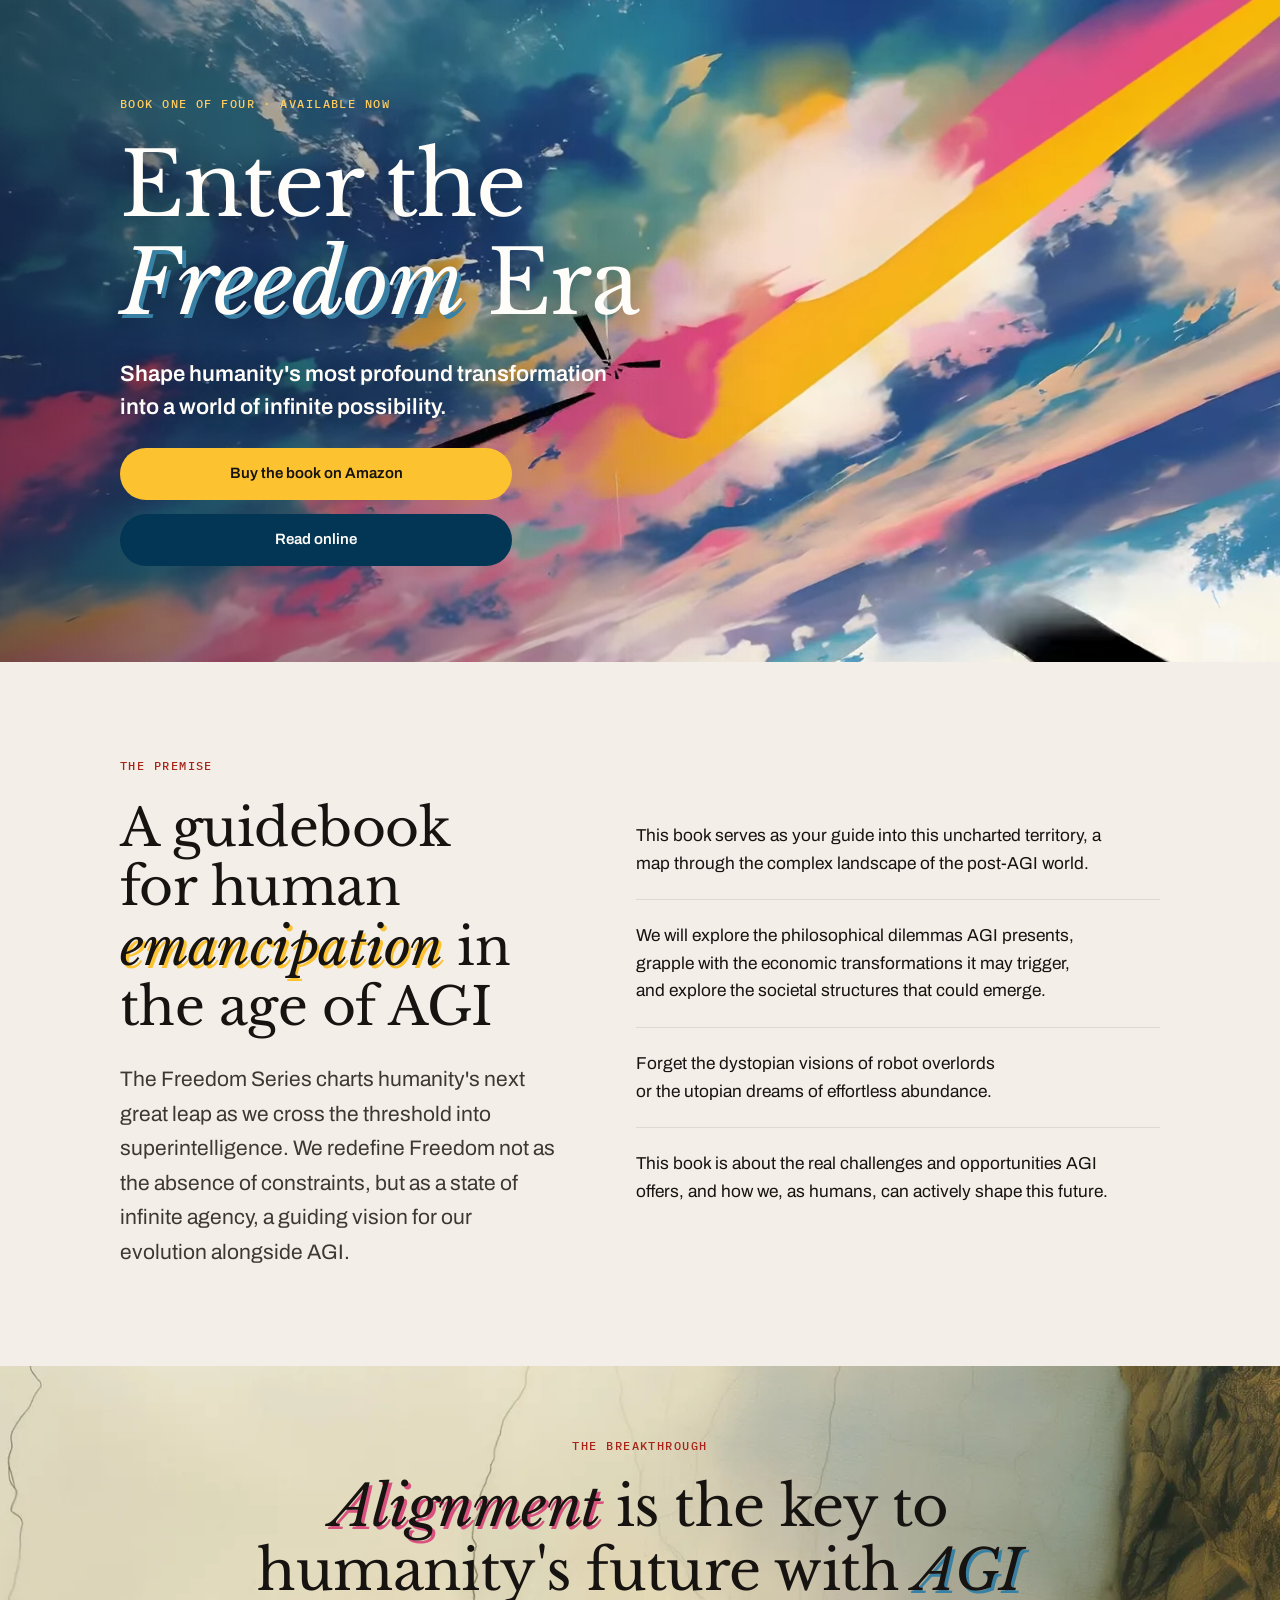
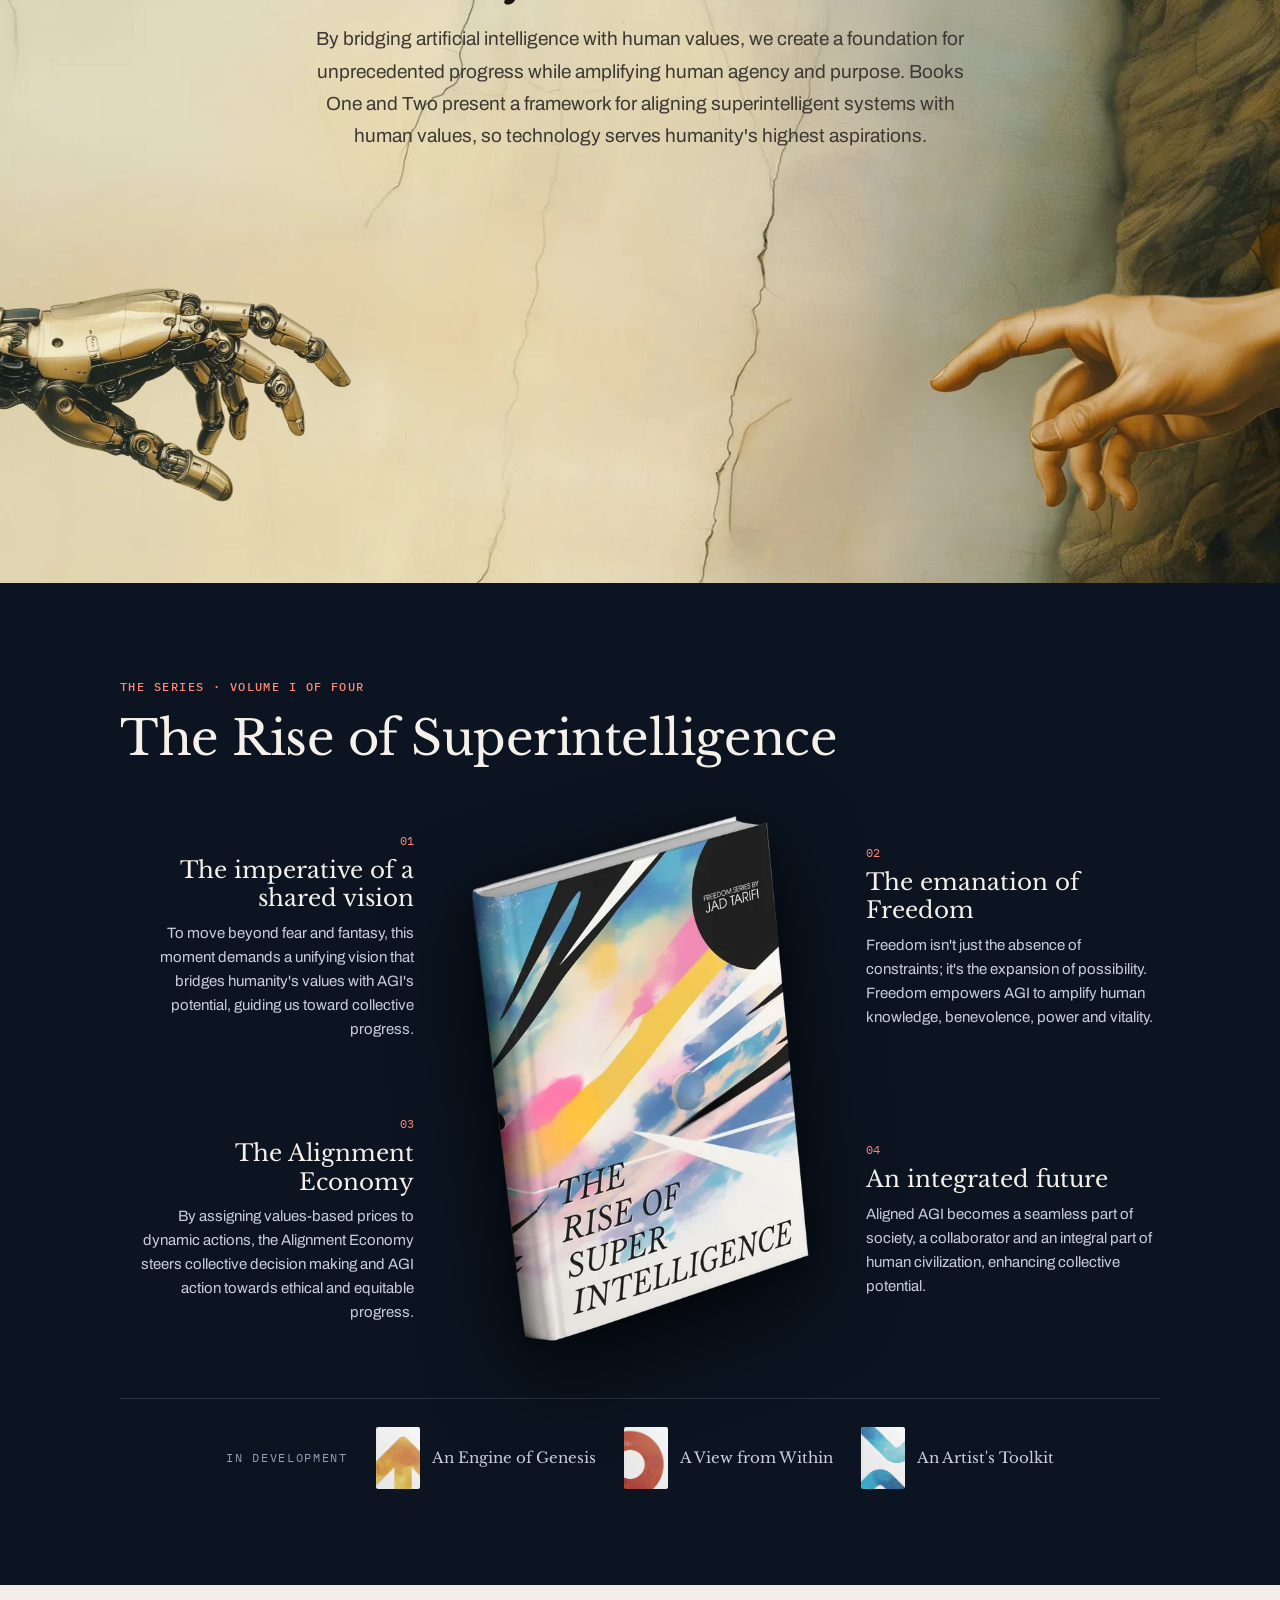
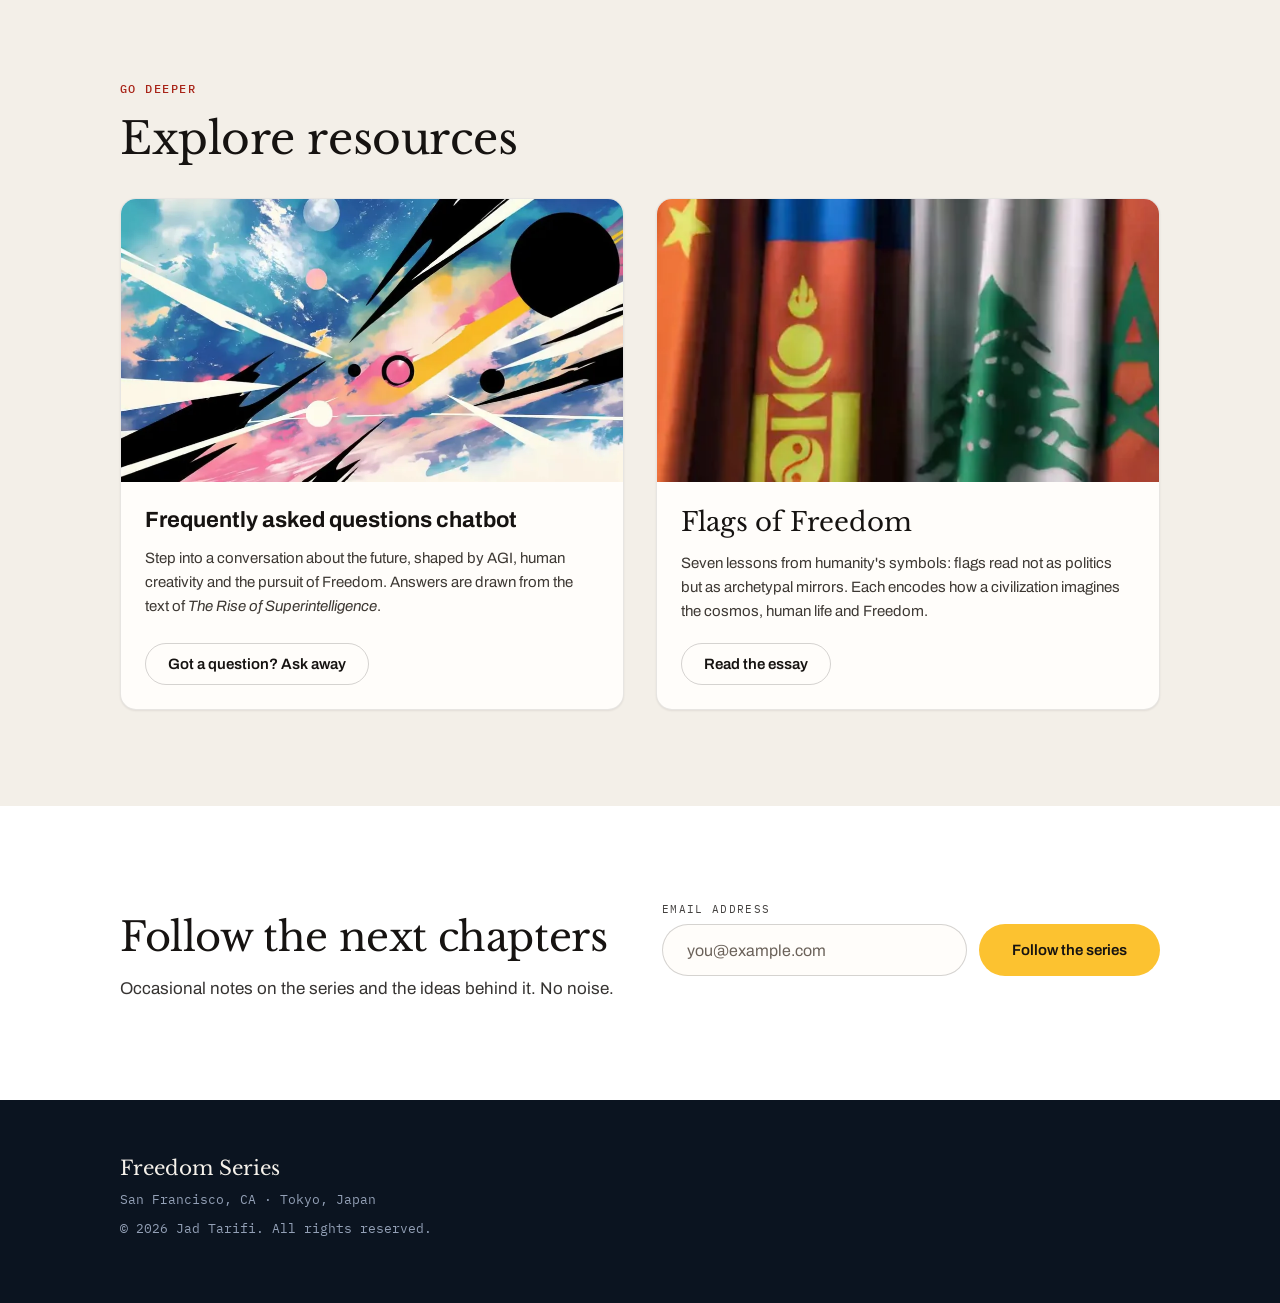
<file: homepage/index.html>
<!doctype html>
<html lang="en">
<head>
<meta charset="utf-8">
<meta name="viewport" content="width=device-width,initial-scale=1,viewport-fit=cover">
<title>Freedom Series</title>
<link rel="preconnect" href="https://fonts.googleapis.com">
<link rel="preconnect" href="https://fonts.gstatic.com" crossorigin>
<link rel="stylesheet" href="https://fonts.googleapis.com/css2?family=Libre+Baskerville:ital,wght@0,400;0,700;1,400&family=Archivo:wght@400;500;600;700&family=IBM+Plex+Mono:wght@400;500&display=swap">
<style>
/* Layout: left-anchored editorial column on warm paper (Daylight), painted bands run full bleed; always the Daylight theme. */
:root {
  /* Generated from the Freedom design system tokens.json (Daylight). */
  --font-display: 'Libre Baskerville', Baskerville, Georgia, serif;
  --font-body: 'Archivo', 'Helvetica Neue', Arial, sans-serif;
  --font-mono: 'IBM Plex Mono', 'SF Mono', Consolas, monospace;
  --space-1: 4px;
  --space-2: 8px;
  --space-3: 12px;
  --space-4: 16px;
  --space-6: 24px;
  --space-8: 32px;
  --space-12: 48px;
  --space-16: 64px;
  --space-24: 96px;
  --space-page: 120px;
  --radius-sm: 4px;
  --radius-md: 8px;
  --radius-lg: 16px;
  --radius-pill: 100px;
  --gradient-paper: linear-gradient(160deg, #fbf8f3 0%, #f1ece4 45%, #e4ddd2 100%);
  --gradient-horizon: linear-gradient(120deg, #033654 0%, #3881a4 45%, #d9517e 80%, #fcc230 100%);
  --scrim-hero: linear-gradient(90deg, rgba(11, 20, 32, 0.55) 0%, rgba(11, 20, 32, 0) 60%);
  --ease-standard: cubic-bezier(0.2, 0, 0, 1);
  --ease-drift: cubic-bezier(0.33, 1, 0.68, 1);
  --duration-fast: 120ms;
  --duration-base: 240ms;
  --duration-slow: 900ms;
  --fs-paper-050: #fffdfa;
  --fs-paper-100: #fbf8f3;
  --fs-paper-300: #f3efe8;
  --fs-paper-500: #e4ddd2;
  --fs-ink-900: #161311;
  --fs-ink-700: #3d3833;
  --fs-ink-500: #6b625a;
  --fs-gold-400: #fcc230;
  --fs-gold-300: #ffcb5e;
  --fs-gold-600: #e8ac12;
  --fs-gold-700: #8a5f00;
  --fs-gold-100: #fff1cc;
  --fs-navy-900: #033654;
  --fs-cosmos-950: #0b1420;
  --fs-cosmos-900: #142036;
  --fs-cosmos-800: #1b2a44;
  --fs-cosmos-sunken: #070e18;
  --fs-star-100: #f5f1ea;
  --fs-star-300: #c9cfdb;
  --fs-star-500: #93a0b6;
  --fs-horizon-500: #3881a4;
  --fs-horizon-700: #22607f;
  --fs-horizon-300: #7fb8d6;
  --fs-horizon-100: #dcecf4;
  --fs-rose-500: #d9517e;
  --fs-rose-700: #a8325c;
  --fs-rose-300: #f08cae;
  --fs-rose-100: #fbe1ea;
  --fs-red-500: #e8503f;
  --fs-red-700: #a82418;
  --fs-red-300: #ff8a7a;
  --fs-red-100: #fde2de;
  --fs-leaf-500: #4caf6a;
  --fs-leaf-700: #23703f;
  --fs-leaf-300: #7fd19a;
  --fs-leaf-100: #dcf2e2;
  --pillar-knowledge: var(--fs-gold-400);
  --pillar-benevolence: var(--fs-horizon-500);
  --pillar-power: var(--fs-red-500);
  --pillar-vitality: var(--fs-leaf-500);
  --text-knowledge: var(--fs-gold-700);
  --text-benevolence: var(--fs-horizon-700);
  --text-power: var(--fs-red-700);
  --text-vitality: var(--fs-leaf-700);
  --tint-knowledge: var(--fs-gold-100);
  --tint-benevolence: var(--fs-horizon-100);
  --tint-power: var(--fs-red-100);
  --tint-vitality: var(--fs-leaf-100);
  --surface-app: var(--fs-paper-100);
  --surface-card: var(--fs-paper-050);
  --surface-raised: var(--fs-paper-300);
  --surface-sunken: var(--fs-paper-500);
  --surface-inverse: var(--fs-navy-900);
  --surface-night: var(--fs-cosmos-950);
  --text-primary: var(--fs-ink-900);
  --text-secondary: var(--fs-ink-700);
  --text-muted: var(--fs-ink-500);
  --text-inverse: var(--fs-paper-050);
  --text-on-gold: var(--fs-ink-900);
  --text-link: var(--fs-navy-900);
  --text-accent: var(--fs-red-700);
  --text-ai: var(--fs-horizon-700);
  --text-highlight: var(--fs-gold-700);
  --text-success: var(--fs-leaf-700);
  --text-error: #9e3524;
  --action-primary: var(--fs-gold-400);
  --action-primary-hover: var(--fs-gold-300);
  --action-primary-active: var(--fs-gold-600);
  --action-secondary: var(--fs-navy-900);
  --text-on-secondary: var(--fs-paper-050);
  --fill-ai: var(--fs-horizon-700);
  --text-on-ai: var(--fs-paper-050);
  --tint-gold: var(--fs-gold-100);
  --tint-rose: var(--fs-rose-100);
  --tint-horizon: var(--fs-horizon-100);
  --border-subtle: rgba(22, 19, 17, 0.10);
  --border-default: rgba(22, 19, 17, 0.18);
  --focus-ring: var(--fs-horizon-500);
  --shadow-card: 0 1px 2px rgba(22, 19, 17, 0.08);
  --shadow-lift: 0 10px 30px rgba(3, 54, 84, 0.16);
  --shadow-drop-gold: 0.05em 0.05em 0 #fcc230;
  --shadow-drop-rose: 0.05em 0.05em 0 #d9517e;
  --shadow-drop-horizon: 0.05em 0.05em 0 #3881a4;
  --shadow-hero-text: 0 2px 24px rgba(11, 20, 32, 0.45);
}
@media (max-width: 720px) { :root { --space-page: 20px; } }

/* ---- Freedom components: the system's bundle.css, verbatim ---- */
/* Freedom components — plain CSS classes on top of tokens.css. Prefix: fr- */

.fr-root { font-family: var(--font-body); color: var(--text-primary); background: var(--surface-app); }

/* ---------- Type helpers ---------- */
.fr-eyebrow { font-family: var(--font-mono); font-size: 12px; line-height: 1.4; font-weight: 500; letter-spacing: 0.12em; text-transform: uppercase; color: var(--text-accent); margin: 0; }
.fr-display { font-family: var(--font-display); font-weight: 400; color: var(--text-primary); margin: 0; letter-spacing: -0.01em; text-wrap: balance; }
.fr-display--xl { font-size: clamp(44px, 5vw, 88px); line-height: 1.12; letter-spacing: -0.015em; }
.fr-display--l { font-size: clamp(36px, 3.6vw, 60px); line-height: 1.15; }
.fr-display--m { font-size: clamp(30px, 2.8vw, 44px); line-height: 1.2; }
.fr-display--s { font-size: 28px; line-height: 1.3; }
.fr-key { font-style: italic; text-shadow: var(--shadow-drop-gold); }
.fr-key--rose { text-shadow: var(--shadow-drop-rose); }
.fr-key--horizon { text-shadow: var(--shadow-drop-horizon); }
.fr-lead { font-size: 21px; line-height: 1.65; color: var(--text-secondary); margin: 0; max-width: 62ch; text-wrap: pretty; }
.fr-statement { font-size: clamp(22px, 2.1vw, 34px); line-height: 1.45; color: var(--text-primary); text-align: center; margin: 0 auto; max-width: 1040px; text-wrap: balance; }
.fr-meta { font-family: var(--font-mono); font-size: 13px; line-height: 1.5; color: var(--text-muted); }
.fr-link { color: var(--text-link); text-decoration: underline; text-underline-offset: 3px; text-decoration-thickness: 1px; }
.fr-link:hover { text-decoration-thickness: 2px; }

/* ---------- Button (pill) ---------- */
.fr-btn { display: inline-flex; align-items: center; justify-content: center; gap: 8px; box-sizing: border-box; min-height: 52px; padding: 0 32px; border-radius: var(--radius-pill); border: 1px solid transparent; font-family: var(--font-body); font-size: 15px; line-height: 1.4; font-weight: 600; text-decoration: none; cursor: pointer; transition: background-color var(--duration-fast) var(--ease-standard), transform var(--duration-base) var(--ease-drift), box-shadow var(--duration-base) var(--ease-drift); }
.fr-btn:hover { transform: translateY(-2px); box-shadow: var(--shadow-lift); }
.fr-btn:active { transform: translateY(0); box-shadow: none; }
.fr-btn:focus-visible { outline: 3px solid var(--focus-ring); outline-offset: 2px; }
.fr-btn--primary { background: var(--action-primary); color: var(--text-on-gold); }
.fr-btn--primary:hover { background: var(--action-primary-hover); }
.fr-btn--primary:active { background: var(--action-primary-active); }
.fr-btn--secondary { background: var(--action-secondary); color: var(--text-on-secondary); }
.fr-btn--ghost { background: transparent; color: var(--text-primary); border-color: var(--border-default); }
.fr-btn--ghost:hover { background: var(--surface-raised); box-shadow: none; }
.fr-btn--sm { min-height: 42px; padding: 0 22px; font-size: 15px; }
.fr-btn--block { display: flex; width: 100%; }
.fr-btn[disabled], .fr-btn[aria-disabled="true"] { opacity: .4; cursor: not-allowed; transform: none; box-shadow: none; }

/* ---------- Tag ---------- */
.fr-tag { display: inline-flex; align-items: center; gap: 6px; padding: 4px 12px; border-radius: var(--radius-pill); font-family: var(--font-mono); font-size: 11px; line-height: 1.4; font-weight: 500; letter-spacing: 0.08em; text-transform: uppercase; background: var(--surface-raised); color: var(--text-secondary); }
.fr-tag--gold { background: var(--tint-gold); color: var(--text-highlight); }
.fr-tag--rose { background: var(--tint-rose); color: var(--text-accent); }
.fr-tag--horizon { background: var(--tint-horizon); color: var(--text-ai); }
.fr-tag--ai { background: var(--fill-ai); color: var(--text-on-ai); }
.fr-tag--knowledge { background: var(--tint-knowledge); color: var(--text-knowledge); }
.fr-tag--benevolence { background: var(--tint-benevolence); color: var(--text-benevolence); }
.fr-tag--power { background: var(--tint-power); color: var(--text-power); }
.fr-tag--vitality { background: var(--tint-vitality); color: var(--text-vitality); }
.fr-tag__dot { width: 6px; height: 6px; border-radius: 50%; background: currentColor; }

/* ---------- Card ---------- */
.fr-card { display: flex; flex-direction: column; background: var(--surface-card); border: 1px solid var(--border-subtle); border-radius: var(--radius-lg); box-shadow: var(--shadow-card); overflow: hidden; transition: transform var(--duration-base) var(--ease-drift), box-shadow var(--duration-base) var(--ease-drift); }
a.fr-card { color: inherit; text-decoration: none; }
a.fr-card:hover { transform: translateY(-3px); box-shadow: var(--shadow-lift); }
.fr-card__media { width: 100%; aspect-ratio: 16 / 9; object-fit: cover; display: block; }
.fr-card__body { display: flex; flex-direction: column; gap: 12px; padding: 24px; flex: 1; }
.fr-card__title { margin: 0; font-family: var(--font-body); font-size: 22px; line-height: 1.3; font-weight: 700; color: var(--text-primary); }
.fr-card__title--serif { font-family: var(--font-display); font-weight: 400; font-size: 26px; }
.fr-card__text { margin: 0; font-size: 15px; line-height: 1.6; color: var(--text-secondary); }
.fr-card__actions { margin-top: auto; padding-top: 8px; display: flex; gap: 12px; flex-wrap: wrap; }
.fr-card--ai { border-color: var(--fill-ai); }

/* ---------- Book card ---------- */
.fr-book { display: flex; flex-direction: column; gap: 10px; color: inherit; text-decoration: none; }
.fr-book__cover { width: 100%; aspect-ratio: 2 / 3; object-fit: cover; border-radius: var(--radius-sm); box-shadow: var(--shadow-lift); display: block; background: var(--surface-raised); transition: transform var(--duration-base) var(--ease-drift); }
a.fr-book:hover .fr-book__cover { transform: translateY(-4px) rotate(-1deg); }
.fr-book__title { margin: 0; font-family: var(--font-display); font-size: 19px; line-height: 1.3; color: var(--text-primary); }
.fr-book--soon .fr-book__cover { filter: saturate(.35); opacity: .75; }

/* ---------- Event row ---------- */
.fr-event { display: flex; align-items: center; gap: 24px; padding: 20px 0; border-bottom: 1px solid var(--border-subtle); }
.fr-event__thumb { width: 72px; height: 72px; border-radius: var(--radius-md); object-fit: cover; flex-shrink: 0; }
.fr-event__body { display: flex; flex-direction: column; gap: 4px; flex: 1; min-width: 0; }
.fr-event__title { margin: 0; font-size: 19px; line-height: 1.35; font-weight: 600; color: var(--text-primary); }
@media (max-width: 560px) { .fr-event { flex-wrap: wrap; } .fr-event .fr-btn { width: 100%; } }

/* ---------- Field / subscribe ---------- */
.fr-field { display: flex; flex-direction: column; gap: 8px; }
.fr-label { font-family: var(--font-mono); font-size: 11px; letter-spacing: 0.12em; text-transform: uppercase; color: var(--text-muted); }
.fr-input { box-sizing: border-box; min-height: 52px; padding: 0 24px; border-radius: var(--radius-pill); border: 1px solid var(--border-default); background: var(--surface-card); color: var(--text-primary); font-family: var(--font-body); font-size: 16px; }
.fr-input::placeholder { color: var(--text-muted); }
.fr-input:focus-visible { outline: 3px solid var(--focus-ring); outline-offset: 2px; }
.fr-input[aria-invalid="true"] { border-color: var(--text-error); }
.fr-help { font-size: 14px; color: var(--text-muted); margin: 0; }
.fr-help--error { color: var(--text-error); }
.fr-subscribe { display: flex; gap: 12px; flex-wrap: wrap; }
.fr-subscribe .fr-input { flex: 1 1 260px; }

/* ---------- Nav ---------- */
.fr-nav { display: flex; align-items: center; justify-content: space-between; gap: 24px; padding: 20px var(--space-page); border-bottom: 1px solid var(--border-subtle); background: var(--surface-app); }
.fr-nav__brand { font-family: var(--font-display); font-size: 22px; color: var(--text-primary); text-decoration: none; }
.fr-nav__links { display: flex; align-items: center; gap: 32px; }
.fr-nav__link { font-size: 15px; font-weight: 500; color: var(--text-secondary); text-decoration: none; padding: 8px 0; border-bottom: 2px solid transparent; }
.fr-nav__link:hover { color: var(--text-primary); }
.fr-nav__link[aria-current="page"] { color: var(--text-primary); border-bottom-color: var(--action-primary); }

/* ---------- Hero ---------- */
.fr-hero { position: relative; overflow: hidden; background: var(--fs-cosmos-950); min-height: 560px; display: flex; align-items: center; }
.fr-hero__art { position: absolute; inset: 0; width: 100%; height: 100%; object-fit: cover; }
.fr-hero__scrim { position: absolute; inset: 0; background: var(--scrim-hero); }
.fr-hero__content { position: relative; display: flex; flex-direction: column; align-items: flex-start; gap: 24px; padding: 96px var(--space-page); max-width: 760px; }
.fr-hero .fr-display { color: #fffdfa; text-shadow: var(--shadow-hero-text); }
.fr-hero .fr-key { text-shadow: var(--shadow-drop-gold), var(--shadow-hero-text); }
.fr-hero__lead { margin: 0; max-width: 520px; font-size: 22px; line-height: 1.5; font-weight: 600; color: #fffdfa; text-shadow: var(--shadow-hero-text); }
.fr-hero__actions { display: flex; flex-direction: column; gap: 14px; width: min(392px, 100%); }
.fr-hero .fr-eyebrow { color: var(--fs-gold-300); }

/* ---------- Band (inverse / night) ---------- */
.fr-band { padding: 96px var(--space-page); background: var(--surface-inverse); color: var(--text-inverse); }
.fr-band .fr-display, .fr-band p { color: inherit; }
.fr-band--night { background: var(--surface-night); color: var(--fs-star-100); }
.fr-band--night .fr-eyebrow { color: var(--fs-rose-300); }

/* ---------- Reading column with SuperFoundry's margin rule ---------- */
.fr-reading { display: flex; gap: 56px; padding: 0 var(--space-page); }
.fr-reading::before { content: ""; width: 2px; background: var(--border-default); flex-shrink: 0; }
.fr-reading__col { display: flex; flex-direction: column; gap: 24px; max-width: 760px; }

/* ---------- Chapter list ---------- */
.fr-chapter { display: grid; grid-template-columns: 56px minmax(0, 1fr) minmax(0, 1.4fr); gap: 32px; align-items: baseline; padding: 28px 0; border-bottom: 1px solid var(--border-subtle); }
.fr-chapter__num { font-family: var(--font-mono); font-size: 13px; color: var(--text-accent); }
.fr-chapter__title { margin: 0; font-family: var(--font-display); font-size: 26px; line-height: 1.25; font-weight: 400; color: var(--text-primary); }
.fr-chapter__text { margin: 0; font-size: 17px; line-height: 1.65; color: var(--text-secondary); }
@media (max-width: 720px) { .fr-chapter { grid-template-columns: 40px minmax(0, 1fr); } .fr-chapter__text { grid-column: 2; } }

@media (prefers-reduced-motion: reduce) {
  .fr-btn, .fr-card, .fr-book__cover { transition: none; }
  .fr-btn:hover, a.fr-card:hover, a.fr-book:hover .fr-book__cover { transform: none; }
}

/* ---- Page ---- */
html { scroll-behavior: smooth; }
body { margin: 0; background: var(--surface-app); color: var(--text-primary); font-family: var(--font-body); font-size: 17px; }
.fr-root { min-height: 100%; }
img { max-width: 100%; }
:focus-visible { outline: 3px solid var(--focus-ring); outline-offset: 2px; }

.preview { padding: 10px var(--space-page); background: var(--surface-raised); border-bottom: 1px solid var(--border-subtle);
  font-family: var(--font-mono); font-size: 12px; letter-spacing: 0.04em; color: var(--text-muted); }

.sec { padding: 96px var(--space-page) 0; }
.sec__head { display: flex; flex-direction: column; gap: 16px; margin-bottom: 32px; }
.sec__head--row { flex-direction: row; align-items: flex-end; justify-content: space-between; gap: 32px; flex-wrap: wrap; }
.measure { max-width: 860px; }

/* Premise: the claim on the left stays put while the four statements read down the right. */
.premise { display: grid; grid-template-columns: minmax(0, 5fr) minmax(0, 6fr); gap: 80px; align-items: start; }
.premise__intro { display: flex; flex-direction: column; gap: 24px; position: sticky; top: 40px; }
.premise__argument { display: flex; flex-direction: column; align-self: center; }
.premise__line { text-align: left; max-width: none; margin: 0; padding: 22px 0; border-top: 1px solid var(--border-subtle); font-size: clamp(17px, 1.35vw, 20px) !important; line-height: 1.6; }
.premise__line:first-child { border-top: 0; padding-top: 0; }
.premise__line:last-child { padding-bottom: 0; }
/* Series: book one in full, the next three as a quieter row beneath. */
.series { display: grid; grid-template-columns: minmax(0, 4fr) minmax(0, 8fr); gap: 64px; align-items: start; }
.series__cover { position: relative; z-index: 1; }
/* Hero key word: blue drop, keeping the soft shadow that lifts it off the video. */
.fr-hero .fr-key--horizon { text-shadow: var(--shadow-drop-horizon), var(--shadow-hero-text); }
/* The series: a night (Cosmos) band, set here so it stays dark whatever theme the host asks for.
   Re-pointing the tokens flips every component inside to light-on-dark. */
#book { background: var(--fs-cosmos-950); padding-bottom: 96px;
  --text-primary: var(--fs-star-100); --text-secondary: var(--fs-star-300); --text-muted: var(--fs-star-500);
  --text-accent: var(--fs-red-300); --border-subtle: rgba(245, 241, 234, 0.14); color: var(--fs-star-100);
  --tint-knowledge: #3a2e0f; --tint-benevolence: #12304a; --tint-power: #3d1a1a; --tint-vitality: #183626;
  --text-knowledge: var(--fs-gold-300); --text-benevolence: var(--fs-horizon-300); --text-power: var(--fs-red-300); --text-vitality: var(--fs-leaf-300); }
#book .series__book { filter: drop-shadow(0 28px 40px rgba(0, 0, 0, .55)) drop-shadow(0 6px 12px rgba(0, 0, 0, .35)); }
/* The premise: warm paper band, dark text. */
#premise { background: var(--fs-paper-300); padding-bottom: 96px; }
/* Series (from direction B): the book in the centre, one chapter at each corner,
   the three volumes in development as a strip beneath. */
.orbit-head { display: flex; flex-direction: column; gap: 14px; margin-bottom: 48px; }
.orbit { display: grid; grid-template-columns: minmax(0, 1fr) minmax(220px, 340px) minmax(0, 1fr); grid-template-rows: auto auto; gap: 40px 56px; align-items: center; }
.orbit__book { grid-column: 2; grid-row: 1 / span 2; width: 100%; height: auto; display: block; filter: drop-shadow(0 30px 44px rgba(0, 0, 0, .55)) drop-shadow(0 6px 12px rgba(0, 0, 0, .35)); }
.orbit-ch { display: flex; flex-direction: column; gap: 8px; }
.orbit-ch--1 { grid-column: 1; grid-row: 1; } .orbit-ch--2 { grid-column: 3; grid-row: 1; }
.orbit-ch--3 { grid-column: 1; grid-row: 2; } .orbit-ch--4 { grid-column: 3; grid-row: 2; }
.orbit-ch--1, .orbit-ch--3 { text-align: right; align-items: flex-end; }
.orbit-ch__num { font-family: var(--font-mono); font-size: 12px; color: var(--text-accent); }
.orbit-ch__title { margin: 0; font-family: var(--font-display); font-weight: 400; font-size: 23px; line-height: 1.25; color: var(--text-primary); }
.orbit-ch__text { margin: 0; font-size: 15px; line-height: 1.6; color: var(--text-secondary); max-width: 36ch; }
.orbit-soon { margin-top: 56px; padding-top: 28px; border-top: 1px solid var(--border-subtle); display: flex; align-items: center; justify-content: center; gap: 20px 28px; flex-wrap: wrap; }
.orbit-soon__label { font-family: var(--font-mono); font-size: 12px; letter-spacing: 0.14em; text-transform: uppercase; color: var(--text-muted); }
.orbit-soon figure { margin: 0; display: flex; align-items: center; gap: 12px; }
.orbit-soon img { width: 44px; aspect-ratio: .71; object-fit: cover; border-radius: 2px; filter: saturate(.7); }
.orbit-soon figcaption { font-family: var(--font-display); font-size: 15px; color: var(--text-secondary); }
/* Go deeper: the warm paper band, dark text. */
#resources { background: var(--fs-paper-300); margin-top: 0; padding-bottom: 96px; }
/* The book itself, no frame: oversized so it leans into the chapter column. */
.series__book { display: block; width: 116%; max-width: none; height: auto; margin: -24px 0 0 -8%;
  transform: scale(.9); transform-origin: 50% 100%;
  filter: drop-shadow(0 28px 36px rgba(22, 19, 17, .22)) drop-shadow(0 6px 10px rgba(22, 19, 17, .12)); }
.series__body { display: flex; flex-direction: column; gap: 12px; }
.series__title { margin: 0 0 8px; font-family: var(--font-display); font-weight: 400; font-size: 34px; line-height: 1.2; color: var(--text-primary); }
.series .fr-chapter { padding: 22px 0; grid-template-columns: 40px minmax(0, 1fr) minmax(0, 1.5fr); }
.series .fr-chapter__title { font-size: 21px; }
.series .fr-chapter__text { font-size: 16px; }
.series__chapters { border-top: 1px solid var(--border-subtle); }
.series__next { margin-top: 72px; padding-top: 32px; border-top: 1px solid var(--border-subtle); display: grid; grid-template-columns: minmax(0, 4fr) minmax(0, 8fr); gap: 64px; }
.series__next-head { display: flex; flex-direction: column; gap: 8px; }
.series__soon { display: grid; grid-template-columns: repeat(3, minmax(0, 1fr)); gap: 28px; max-width: 520px; }
.series__soon .fr-book__title { font-size: 17px; font-weight: 400; }
.series__soon .fr-book__cover { aspect-ratio: 0.71; filter: saturate(.6); opacity: .9; }

/* The breakthrough: the parchment painting is the section's ground (as on the live site),
   with the reach along its bottom edge. The painting is light in both themes, so its
   text is pinned to ink instead of following the theme. */
.align { margin-top: 0; padding-block: 72px 64px; background: var(--fs-paper-300) url("../images/alignment.webp") center / cover no-repeat;
  display: grid; grid-template-rows: auto auto; justify-items: center; text-align: center; }
.align__copy { align-self: start; padding-bottom: 56px; display: flex; flex-direction: column; align-items: center; gap: 20px; max-width: 880px; padding-inline: var(--space-page); }
.align .fr-eyebrow { color: var(--text-accent); }
.align .fr-display { color: var(--fs-ink-900); }
.align__text { margin: 0; font-size: 19px; line-height: 1.7; color: var(--fs-ink-700); max-width: 62ch; text-wrap: pretty; }

/* The reach: two hands close the gap as the band scrolls into view.
   --p (0..1) is written by the script below; at rest (no script) it is 1, hands met. */
.reach-wrap { position: relative; width: 100%; }
/* Two invisible rulers meeting at the band's top edge. How much of each is on screen
   tells the script where the band sits in the viewport, even inside a host frame. */
.reach__ruler { position: absolute; left: 50%; width: 1px; height: 1200px; pointer-events: none; visibility: hidden; }
.reach__ruler--up { top: -1200px; } .reach__ruler--down { top: 0; }
.reach { --reach: 45%; --p: 1; width: 100%; display: grid; grid-template-columns: 1fr 1fr; overflow: hidden; }
.reach img { width: 100%; height: auto; aspect-ratio: 1 / 0.485; display: block; will-change: transform; }
.reach__l { object-position: right center; transform: translateX(calc(-1 * var(--reach) * (1 - var(--p)))); }
.reach__r { object-position: left center;  transform: translateX(calc(var(--reach) * (1 - var(--p)))); }

.argument { display: flex; flex-direction: column; gap: 32px; align-items: center; }

.cards { display: grid; grid-template-columns: repeat(2, minmax(0, 1fr)); gap: 32px; }
.volumes { display: grid; grid-template-columns: repeat(4, minmax(0, 1fr)); gap: 32px; }
.fr-book__cover { aspect-ratio: 2 / 3; }

.subscribe { background: #ffffff; color: var(--fs-ink-900); margin-top: 0; display: flex; align-items: flex-end; justify-content: space-between; gap: 48px; flex-wrap: wrap; }
.subscribe__copy { display: flex; flex-direction: column; gap: 14px; max-width: 520px; min-width: 0; }
.subscribe__copy p { margin: 0; font-size: 17px; line-height: 1.7; opacity: 0.86; }
.subscribe form { flex: 1 1 420px; max-width: 560px; }
.subscribe .fr-label { color: inherit; opacity: 0.8; }
.subscribe__note { margin: 0; font-size: 14px; min-height: 1.4em; }

.footer .fr-link { color: var(--fs-ink-900); }
.footer { background: var(--fs-cosmos-950); color: var(--fs-star-100);
  --text-primary: var(--fs-star-100); --text-muted: var(--fs-star-500); --border-subtle: rgba(245, 241, 234, 0.14);
  padding: 56px var(--space-page) 64px; margin-top: 0; border-top: 0;
  display: flex; justify-content: space-between; gap: 48px; flex-wrap: wrap; }
.footer__brand { display: flex; flex-direction: column; gap: 10px; }
.footer__name { font-family: var(--font-display); font-size: 20px; }
.footer__cols { display: flex; gap: 64px; flex-wrap: wrap; }
.footer__col { display: flex; flex-direction: column; gap: 12px; }

@media (max-width: 960px) {
  .volumes { grid-template-columns: repeat(2, minmax(0, 1fr)); }
}
@media (max-width: 1100px) and (min-width: 761px) {
  .orbit { grid-template-columns: minmax(0, 1fr) minmax(0, 1fr); }
  .orbit__book { grid-column: 1 / -1; grid-row: 1; max-width: 280px; justify-self: center; }
  .orbit-ch--1, .orbit-ch--2, .orbit-ch--3, .orbit-ch--4 { grid-row: auto; grid-column: auto; text-align: left; align-items: flex-start; }
}
@media (max-width: 760px) {
  .orbit { grid-template-columns: minmax(0, 1fr); gap: 32px; }
  .orbit__book { grid-column: 1; grid-row: 1; max-width: 240px; justify-self: center; }
  .orbit-ch--1, .orbit-ch--2, .orbit-ch--3, .orbit-ch--4 { grid-column: 1; grid-row: auto; text-align: left; align-items: flex-start; }
  .orbit-soon { justify-content: flex-start; margin-top: 40px; }
  .sec { padding-top: 64px; }
  .premise, .series, .series__next { grid-template-columns: minmax(0, 1fr); gap: 32px; }
  .premise__intro { position: static; }
  #premise, #book, #resources { padding-bottom: 64px; }
  .premise .premise__line { padding: 18px 0; font-size: 17px !important; }
  .series__book { width: 68%; margin: 0 auto; }
  .series__next { margin-top: 48px; gap: 20px; }
  .series__soon { gap: 16px; max-width: none; }
  .series .fr-chapter { grid-template-columns: 32px minmax(0, 1fr); gap: 8px 16px; }
  .series .fr-chapter__text { grid-column: 2; }
  .series__soon .fr-book__title { font-size: 14px; }
  .align { margin-top: 0; }
  .align { padding-block: 48px 56px; grid-template-rows: auto auto; overflow-x: clip; }
  .reach { width: 160%; margin-left: -30%; }
  .cards { grid-template-columns: minmax(0, 1fr); }
  .fr-nav { flex-wrap: wrap; }
  .fr-nav__links { gap: 18px; flex-wrap: wrap; }
  .fr-hero__content { padding-block: 64px; }
  .fr-display--xl { font-size: 46px !important; }
  .fr-display--l { font-size: 34px !important; }
  .fr-display--m { font-size: 30px !important; }
  .fr-statement { font-size: 22px !important; }
}
@media (prefers-reduced-motion: reduce) {
  html { scroll-behavior: auto; }
  .reach { --p: 1 !important; }
}
</style>
</head>
<body>
<div class="fr-root" id="top">

<section class="fr-hero" style="min-height: 640px;">
  <video class="fr-hero__art" id="hero-video" autoplay muted loop playsinline preload="auto" poster="../images/hero-sky.webp" aria-hidden="true">
    <source src="../images/hero.mp4" type="video/mp4">
    <source src="../images/hero.webm" type="video/webm">
  </video>
  <div class="fr-hero__scrim"></div>
  <div class="fr-hero__content">
    <p class="fr-eyebrow">Book one of four · available now</p>
    <h1 class="fr-display fr-display--xl" style="font-size: 88px;">Enter the <span class="fr-key fr-key--horizon">Freedom</span> Era</h1>
    <p class="fr-hero__lead">Shape humanity's most profound transformation into a world of infinite possibility.</p>
    <div class="fr-hero__actions">
      <a class="fr-btn fr-btn--primary" href="#book">Buy the book on Amazon</a>
      <a class="fr-btn fr-btn--secondary" href="#book">Read online</a>
    </div>
  </div>
</section>

<section class="sec" id="premise">
  <div class="premise">
    <div class="premise__intro">
      <p class="fr-eyebrow">The premise</p>
      <h2 class="fr-display fr-display--l" style="font-size: 52px;">A guidebook for human <span class="fr-key">emancipation</span> in the age of AGI</h2>
      <p class="fr-lead">The Freedom Series charts humanity's next great leap as we cross the threshold into superintelligence. We redefine Freedom not as the absence of constraints, but as a state of infinite agency, a guiding vision for our evolution alongside AGI.</p>
    </div>
    <div class="premise__argument">
      <p class="fr-statement premise__line">This book serves as your guide into this uncharted territory, a map through the complex landscape of the post-AGI world.</p>
      <p class="fr-statement premise__line">We will explore the philosophical dilemmas AGI presents, grapple with the economic transformations it may trigger, and explore the societal structures that could emerge.</p>
      <p class="fr-statement premise__line">Forget the dystopian visions of robot overlords or the utopian dreams of effortless abundance.</p>
      <p class="fr-statement premise__line">This book is about the real challenges and opportunities AGI offers, and how we, as humans, can actively shape this future.</p>
    </div>
  </div>
</section>

<section class="align" aria-labelledby="align-title">
  <div class="align__copy">
    <p class="fr-eyebrow">The breakthrough</p>
    <h2 id="align-title" class="fr-display fr-display--l" style="font-size: 56px;"><span class="fr-key fr-key--rose">Alignment</span> is the key to humanity's future with <span class="fr-key fr-key--horizon">AGI</span></h2>
    <p class="align__text">By bridging artificial intelligence with human values, we create a foundation for unprecedented progress while amplifying human agency and purpose. Books One and Two present a framework for aligning superintelligent systems with human values, so technology serves humanity's highest aspirations.</p>
  </div>
  <div class="reach-wrap">
  <span class="reach__ruler reach__ruler--up" aria-hidden="true"></span>
  <span class="reach__ruler reach__ruler--down" aria-hidden="true"></span>
  <div class="reach" role="img" aria-label="A robotic hand and a human hand reaching toward each other">
    <img class="reach__l" src="../images/hand-robot.webp" alt="">
    <img class="reach__r" src="../images/hand-human.webp" alt="">
  </div>
  </div>
</section>

<section class="sec" id="book">
  <div class="orbit-head">
    <p class="fr-eyebrow">The series · Volume I of four</p>
    <h2 class="fr-display fr-display--m" style="font-size: 48px;">The Rise of Superintelligence</h2>
  </div>
  <div class="orbit">
    <img class="orbit__book" src="../images/book-rise.webp" alt="Cover of The Rise of Superintelligence">
    <div class="orbit-ch orbit-ch--1"><span class="orbit-ch__num">01</span><h3 class="orbit-ch__title">The imperative of a shared vision</h3><p class="orbit-ch__text">To move beyond fear and fantasy, this moment demands a unifying vision that bridges humanity's values with AGI's potential, guiding us toward collective progress.</p></div>
    <div class="orbit-ch orbit-ch--2"><span class="orbit-ch__num">02</span><h3 class="orbit-ch__title">The emanation of Freedom</h3><p class="orbit-ch__text">Freedom isn't just the absence of constraints; it's the expansion of possibility. Freedom empowers AGI to amplify human knowledge, benevolence, power and vitality.</p></div>
    <div class="orbit-ch orbit-ch--3"><span class="orbit-ch__num">03</span><h3 class="orbit-ch__title">The Alignment Economy</h3><p class="orbit-ch__text">By assigning values-based prices to dynamic actions, the Alignment Economy steers collective decision making and AGI action towards ethical and equitable progress.</p></div>
    <div class="orbit-ch orbit-ch--4"><span class="orbit-ch__num">04</span><h3 class="orbit-ch__title">An integrated future</h3><p class="orbit-ch__text">Aligned AGI becomes a seamless part of society, a collaborator and an integral part of human civilization, enhancing collective potential.</p></div>
  </div>
  <div class="orbit-soon">
    <span class="orbit-soon__label">In development</span>
    <figure><img src="../images/book-engine.webp" alt=""><figcaption>An Engine of Genesis</figcaption></figure>
    <figure><img src="../images/book-view.webp" alt=""><figcaption>A View from Within</figcaption></figure>
    <figure><img src="../images/book-toolkit.webp" alt=""><figcaption>An Artist's Toolkit</figcaption></figure>
  </div>
</section>

<section class="sec" id="resources">
  <div class="sec__head">
    <p class="fr-eyebrow">Go deeper</p>
    <h2 class="fr-display fr-display--m" style="font-size: 44px;">Explore resources</h2>
  </div>
  <div class="cards">
    <article class="fr-card">
      <img class="fr-card__media" src="../images/card-chatbot.webp" alt="">
      <div class="fr-card__body">
        <h3 class="fr-card__title">Frequently asked questions chatbot</h3>
        <p class="fr-card__text">Step into a conversation about the future, shaped by AGI, human creativity and the pursuit of Freedom. Answers are drawn from the text of <em>The Rise of Superintelligence</em>.</p>
        <div class="fr-card__actions"><a class="fr-btn fr-btn--ghost fr-btn--sm" href="#resources">Got a question? Ask away</a></div>
      </div>
    </article>
    <article class="fr-card">
      <img class="fr-card__media" src="../images/card-flags.webp" alt="">
      <div class="fr-card__body">
        <h3 class="fr-card__title fr-card__title--serif">Flags of Freedom</h3>
        <p class="fr-card__text">Seven lessons from humanity's symbols: flags read not as politics but as archetypal mirrors. Each encodes how a civilization imagines the cosmos, human life and Freedom.</p>
        <div class="fr-card__actions"><a class="fr-btn fr-btn--ghost fr-btn--sm" href="#resources">Read the essay</a></div>
      </div>
    </article>
  </div>
</section>

<section class="fr-band subscribe">
  <div class="subscribe__copy">
    <h2 class="fr-display fr-display--m" style="font-size: 40px;">Follow the next chapters</h2>
    <p>Occasional notes on the series and the ideas behind it. No noise.</p>
  </div>
  <form class="fr-field" id="subscribe-form" novalidate>
    <label class="fr-label" for="subscribe-email">Email address</label>
    <div class="fr-subscribe">
      <input class="fr-input" id="subscribe-email" name="email" type="email" aria-describedby="subscribe-note" placeholder="you@example.com" autocomplete="email" required>
      <button class="fr-btn fr-btn--primary" type="submit">Follow the series</button>
    </div>
    <p class="subscribe__note" id="subscribe-note" aria-live="polite"></p>
  </form>
</section>

<footer class="footer">
  <div class="footer__brand">
    <span class="footer__name">Freedom Series</span>
    <span class="fr-meta">San Francisco, CA · Tokyo, Japan</span>
    <span class="fr-meta">© 2026 Jad Tarifi. All rights reserved.</span>
  </div>
</footer>

</div>

<script>
(function () {
  // The reach: --p goes 0 (arms pulled back) -> 1 (fingertips touching) as the
  // hands travel from the bottom of the screen to its middle.
  var band = document.querySelector('.reach');
  var reduce = window.matchMedia('(prefers-reduced-motion: reduce)');
  if (band && 'IntersectionObserver' in window && !reduce.matches) {
    var last = -1;
    function apply(vpTop, vpBottom, bandTop) {
      // 0 when the band's top edge appears at the bottom of the screen,
      // 1 when the band's centre reaches the middle of the screen.
      var h = band.offsetHeight;
      var start = vpBottom;                        // bandTop at this y -> 0
      var end = (vpTop + vpBottom) / 2 - h / 2;    // bandTop at this y -> 1
      var t = (start - bandTop) / (start - end);
      t = Math.max(0, Math.min(1, t));
      var p = Math.sin(t * Math.PI / 2);           // gentle ease-out: keeps closing right up to the touch
      if (Math.abs(p - last) > 0.0005) { last = p; band.style.setProperty('--p', p.toFixed(4)); }
    }
    // 1) Page scrolls itself (normal case): exact, every frame.
    var ticking = false;
    function onScroll() {
      if (ticking) return; ticking = true;
      requestAnimationFrame(function () {
        ticking = false;
        // Only trust this path when this page is the thing scrolling.
        if (document.documentElement.scrollHeight <= window.innerHeight + 1) return;
        apply(0, window.innerHeight, band.getBoundingClientRect().top);
      });
    }
    window.addEventListener('scroll', onScroll, { passive: true });
    window.addEventListener('resize', onScroll);
    // 2) A host page scrolls this page inside a frame: scroll events never
    //    fire here, so measure with the two rulers. above = px from the
    //    screen's top down to the band top; below = px from the band top down
    //    to the screen's bottom.
    var above = null, below = null;
    var steps = [];
    for (var i = 0; i <= 1000; i++) steps.push(i / 1000);
    var io = new IntersectionObserver(function (entries) {
      entries.forEach(function (e) {
        var v = e.isIntersecting ? e.intersectionRect.height : 0;
        if (e.target.classList.contains('reach__ruler--up')) above = v; else below = v;
      });
      if (above === null || below === null) return;
      apply(0, above + below, above);
    }, { threshold: steps });
    io.observe(document.querySelector('.reach__ruler--up'));
    io.observe(document.querySelector('.reach__ruler--down'));
    band.style.setProperty('--p', '0');
    onScroll();
  }

  // Hero video: decorative, silent, looping. Under reduced motion, hold the poster still.
  var hv = document.getElementById('hero-video');
  if (hv) {
    var stillHero = function () { hv.pause(); hv.removeAttribute('autoplay'); };
    if (reduce.matches) stillHero();
    else { var pr = hv.play(); if (pr && pr.catch) pr.catch(function () {}); }
    if (reduce.addEventListener) reduce.addEventListener('change', function (e) { if (e.matches) stillHero(); else hv.play(); });
  }

  // Newsletter: no provider yet, so say so plainly instead of pretending to send.
  var form = document.getElementById('subscribe-form');
  var email = document.getElementById('subscribe-email');
  var note = document.getElementById('subscribe-note');
  form.addEventListener('submit', function (ev) {
    ev.preventDefault();
    if (!email.value || !email.checkValidity()) {
      email.setAttribute('aria-invalid', 'true');
      note.textContent = 'Error: enter a full email address, like you@example.com.';
      email.focus();
      return;
    }
    email.removeAttribute('aria-invalid');
    note.textContent = 'Signup is not connected yet in this preview. Nothing was sent.';
  });
})();
</script>
</body>
</html>
</file>
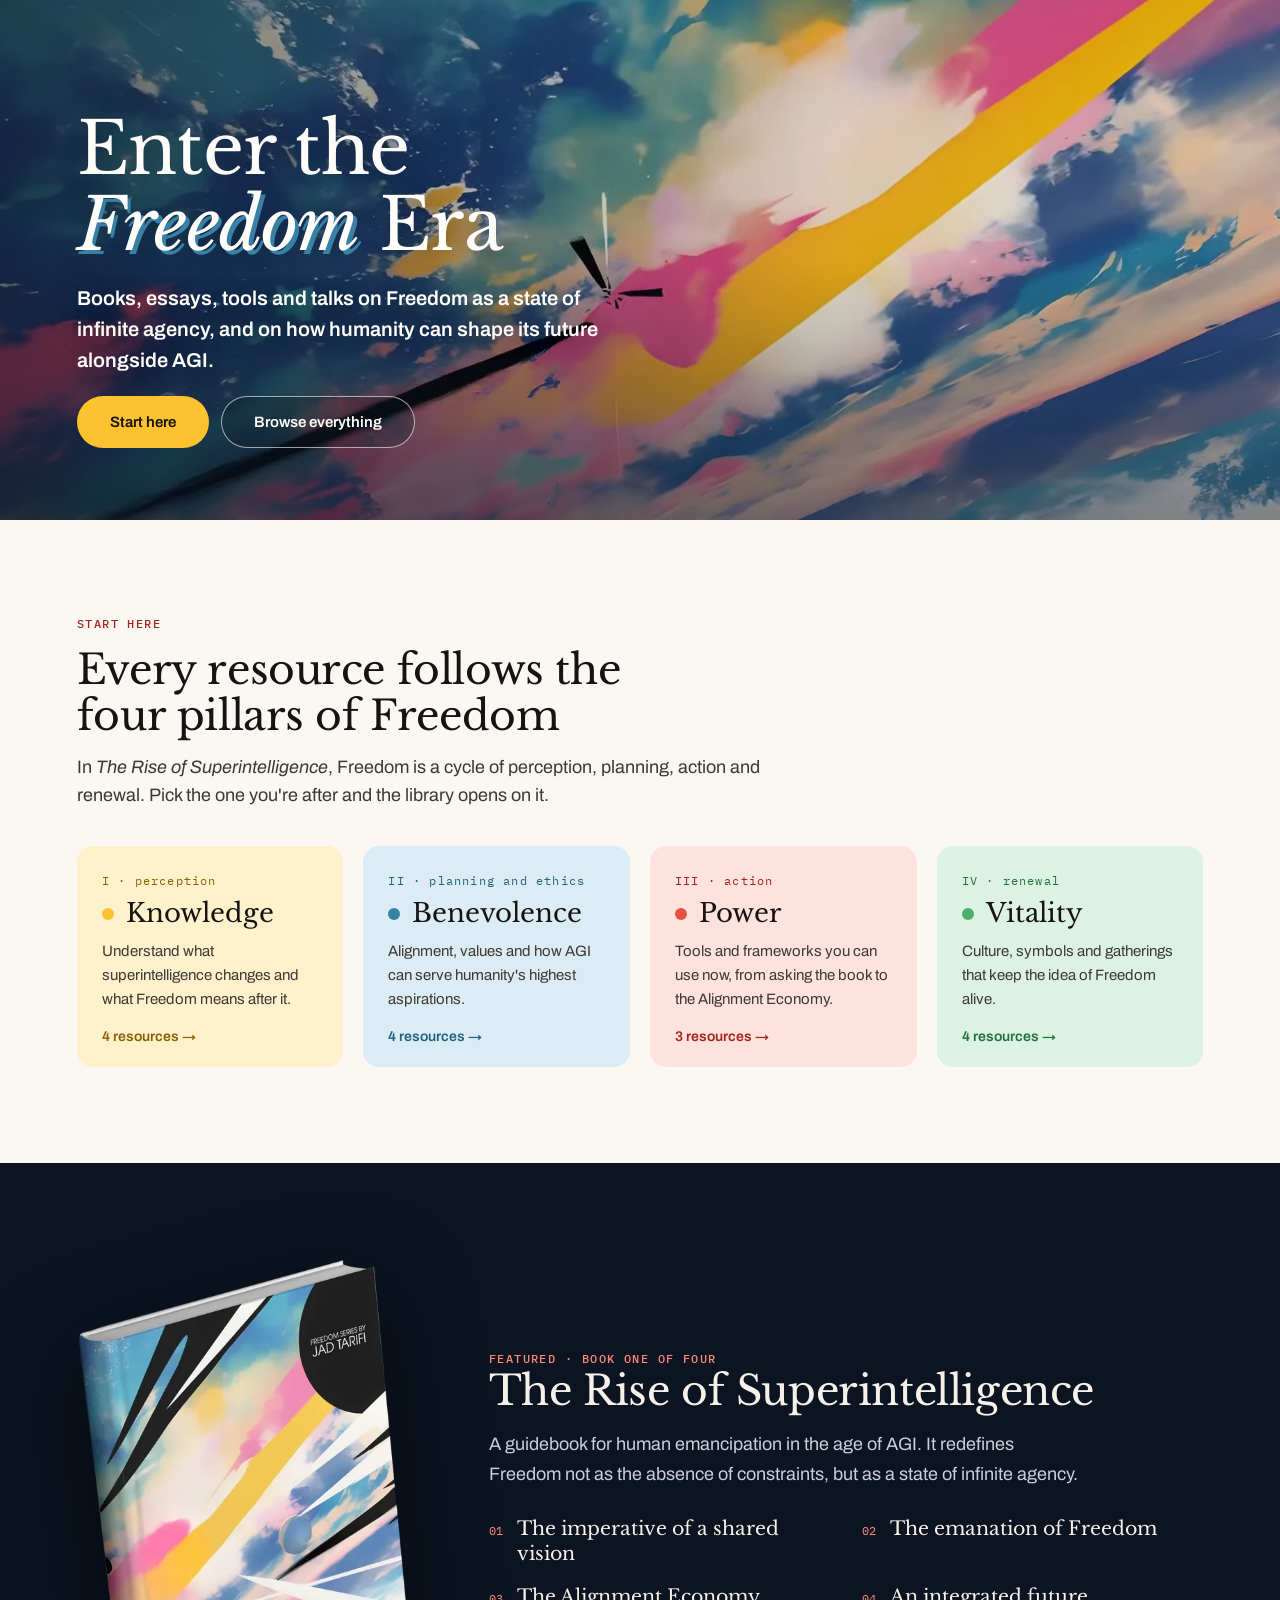
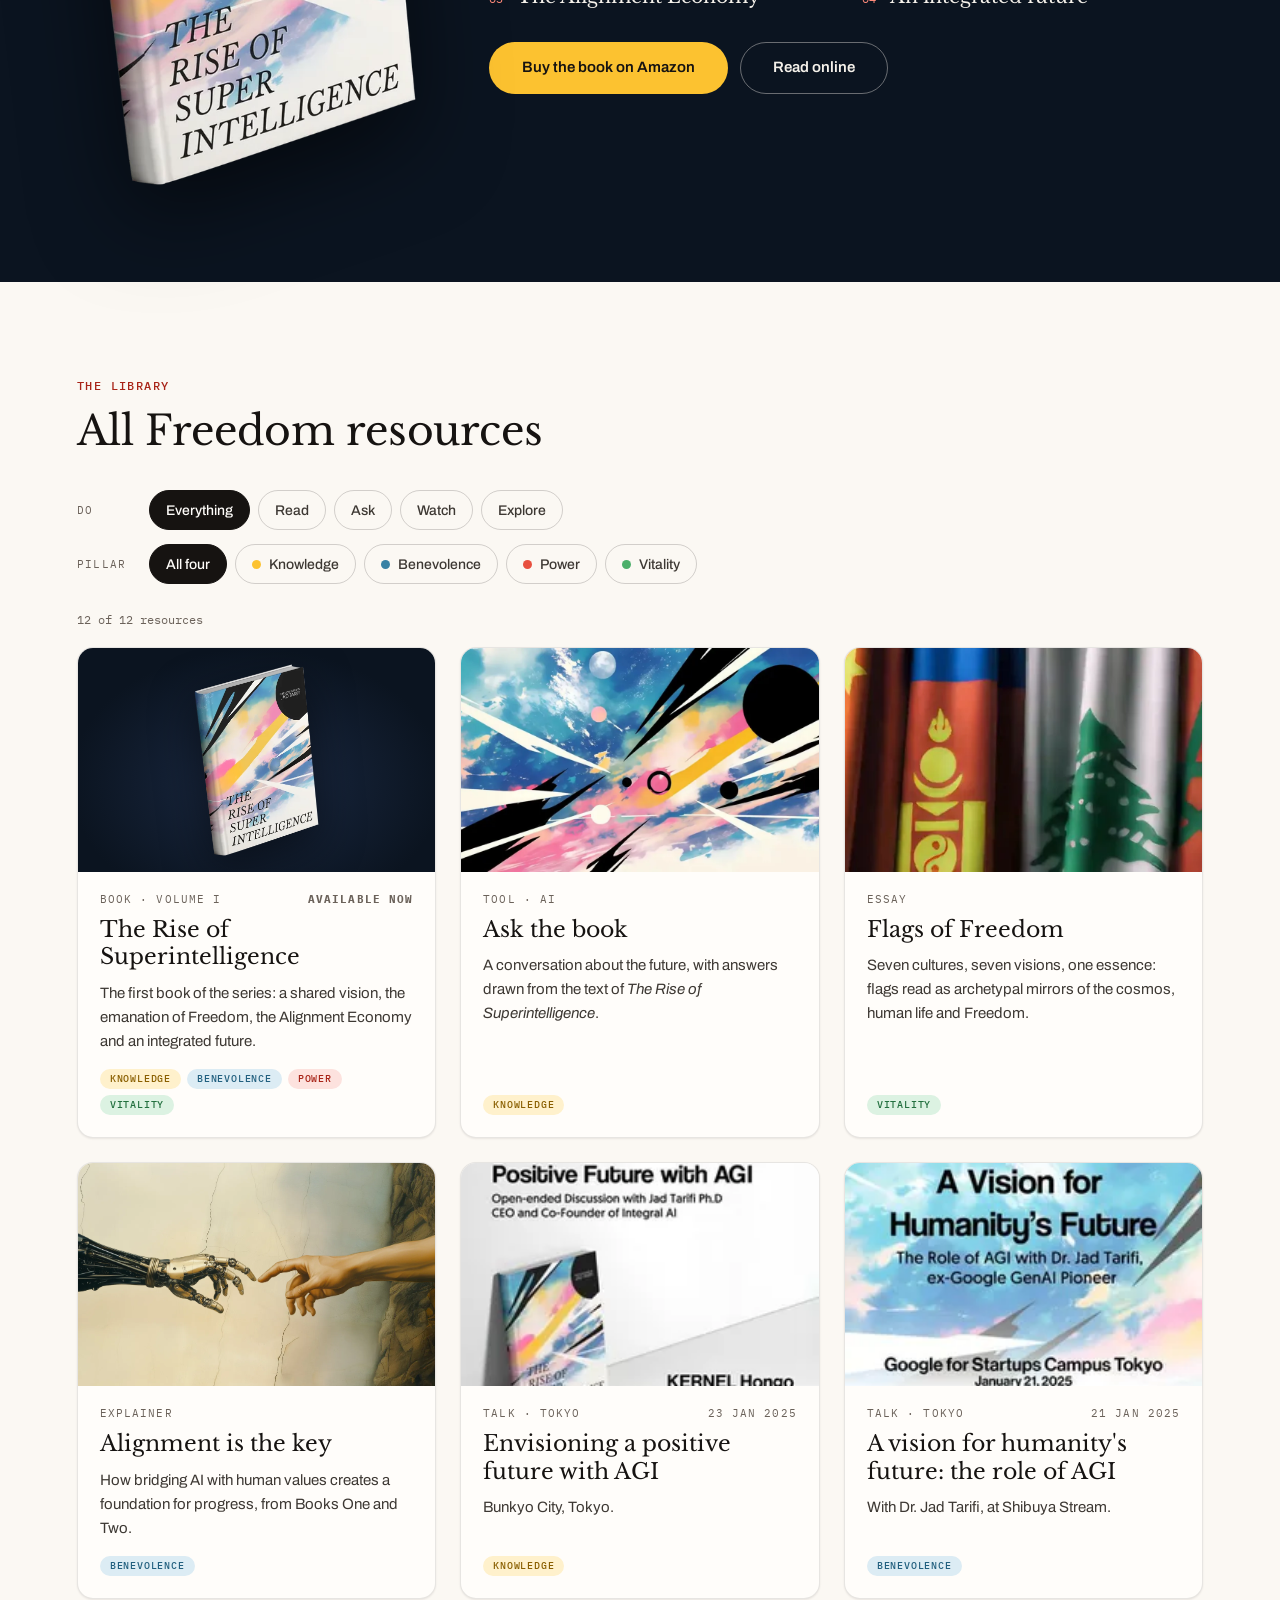
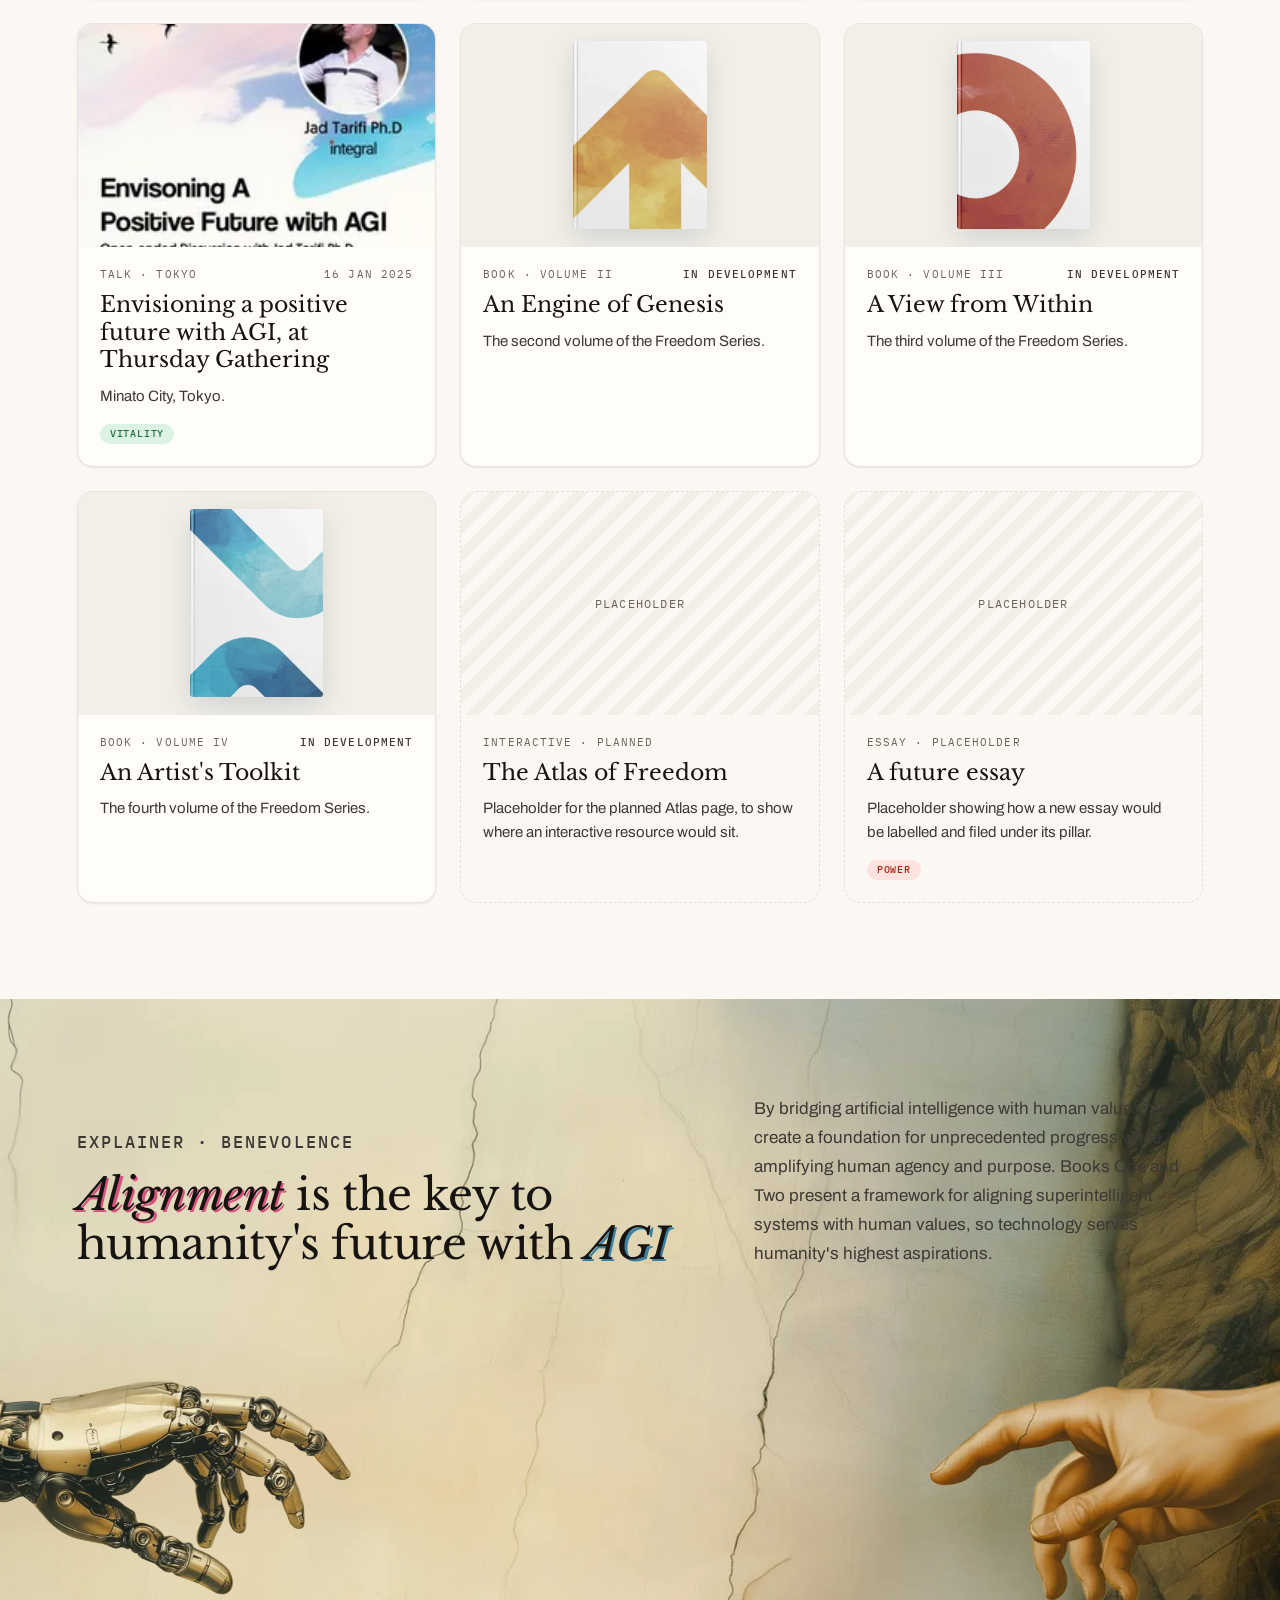
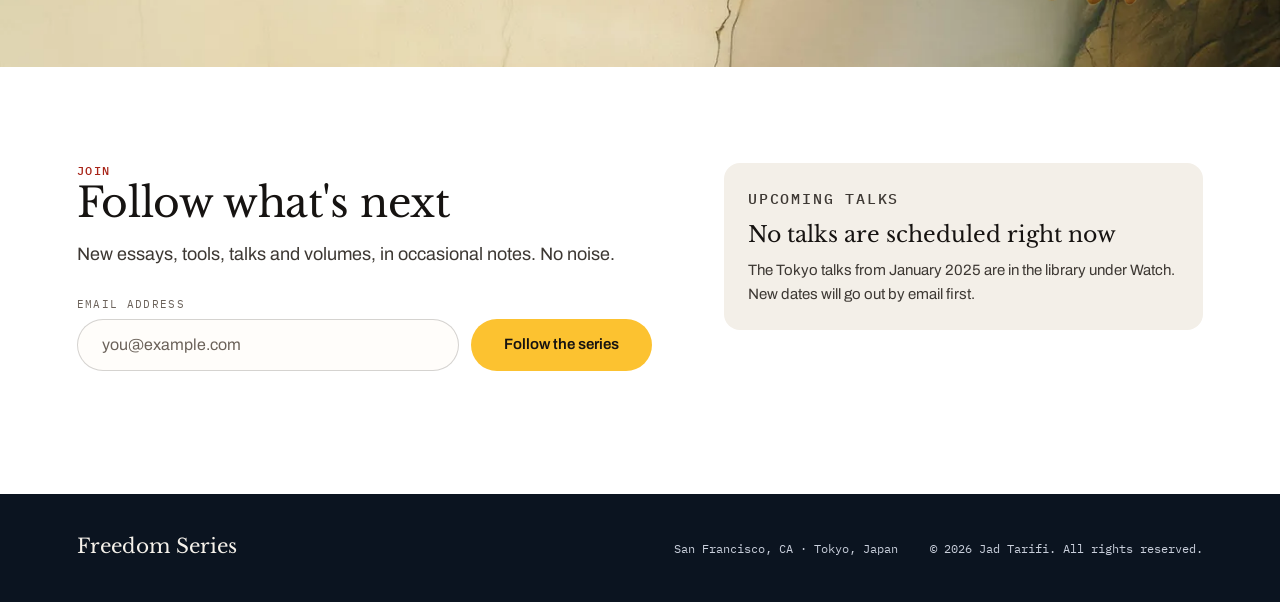
<file: hub/index.html>
<!doctype html>
<html lang="en">
<head>
<meta charset="utf-8">
<meta name="viewport" content="width=device-width,initial-scale=1,viewport-fit=cover">
<title>Freedom Hub</title>
<link rel="preconnect" href="https://fonts.googleapis.com">
<link rel="preconnect" href="https://fonts.gstatic.com" crossorigin>
<link rel="stylesheet" href="https://fonts.googleapis.com/css2?family=Libre+Baskerville:ital,wght@0,400;0,700;1,400&family=Archivo:wght@400;500;600;700&family=IBM+Plex+Mono:wght@400;500&display=swap">
<link rel="stylesheet" href="../shared/freedom.css">
<style>
/* Freedom Hub: a front door to every Freedom resource. The menu is what you came to do (Read, Ask,
   Watch, Explore, Join); every resource is labelled by the four pillars of Freedom, and the library
   filters by both. Daylight paper throughout, with one night band (the featured book) and the parchment. */
:root { color-scheme: light; --gutter: clamp(20px, 6vw, 96px); }
body { margin: 0; }

/* ---------- Header ---------- */
.h-nav { position: sticky; top: env(safe-area-inset-top, 0px); z-index: 20; display: flex; align-items: center; gap: 28px;
  padding: 14px var(--gutter); background: rgba(251, 248, 243, .92); border-bottom: 1px solid var(--border-subtle);
  -webkit-backdrop-filter: blur(10px); backdrop-filter: blur(10px); }
.h-nav .fr-nav__brand { white-space: nowrap; }
.h-nav .fr-nav__links { margin-left: auto; gap: 26px; }
.h-nav .fr-nav__link[aria-current="true"] { color: var(--text-primary); border-bottom-color: var(--action-primary); }
.h-menu-btn { display: none; margin-left: auto; min-height: 44px; padding: 0 18px; border-radius: var(--radius-pill); border: 1px solid var(--border-default);
  background: transparent; color: var(--text-primary); font: 600 15px var(--font-body); cursor: pointer; }

/* ---------- Hero ---------- */
.h-hero { position: relative; overflow: hidden; background: var(--fs-cosmos-950); color: #fffdfa; min-height: 520px; display: flex; align-items: flex-end; }
.h-hero::after { content: ""; position: absolute; inset: 0; background: linear-gradient(90deg, rgba(11, 20, 32, .62) 0%, rgba(11, 20, 32, .1) 65%), linear-gradient(0deg, rgba(11, 20, 32, .45) 0%, rgba(11, 20, 32, 0) 50%); }
.h-hero__copy { position: relative; z-index: 1; padding: 96px var(--gutter) 72px; display: flex; flex-direction: column; gap: 20px; max-width: 760px; }
.h-hero h1 { font-size: clamp(44px, 5.6vw, 84px); line-height: 1.06; color: #fffdfa; text-shadow: var(--shadow-hero-text); }
.h-hero h1 .fr-key { text-shadow: var(--shadow-drop-horizon), var(--shadow-hero-text); }
.h-hero p { margin: 0; max-width: 540px; font-size: 20px; line-height: 1.55; font-weight: 600; text-shadow: var(--shadow-hero-text); }
.h-hero .actions { display: flex; gap: 12px; flex-wrap: wrap; }
.h-light { background: rgba(11, 20, 32, .25); color: #fffdfa; border-color: rgba(255, 253, 250, .6); }
.h-light:hover { background: rgba(11, 20, 32, .45); box-shadow: none; }

/* ---------- Sections ---------- */
.h-sec { padding: 96px var(--gutter); }
.h-head { display: flex; justify-content: space-between; align-items: flex-end; gap: 24px; flex-wrap: wrap; margin-bottom: 36px; }
.h-head > div { display: flex; flex-direction: column; gap: 14px; max-width: 720px; }
.h-head h2 { font-size: clamp(32px, 3.2vw, 48px); line-height: 1.12; }
.h-head p.sub { margin: 0; font-size: 18px; line-height: 1.6; color: var(--text-secondary); }

/* The four pillars: the hub's labelling system, and four doors into the library */
.h-pillars { display: grid; grid-template-columns: repeat(4, minmax(0, 1fr)); gap: 20px; }
.h-pillar { position: relative; display: flex; flex-direction: column; gap: 10px; padding: 26px 24px 22px; border-radius: var(--radius-lg); text-align: left;
  background: var(--tint); border: 1px solid transparent; color: var(--text-primary); font: inherit; cursor: pointer;
  transition: transform var(--duration-base) var(--ease-drift), box-shadow var(--duration-base) var(--ease-drift), border-color var(--duration-fast) var(--ease-standard); }
.h-pillar:hover { transform: translateY(-3px); box-shadow: var(--shadow-lift); border-color: var(--fill); }
.h-pillar:focus-visible { outline: 3px solid var(--focus-ring); outline-offset: 3px; }
.h-pillar .n { font-family: var(--font-mono); font-size: 12px; letter-spacing: .1em; color: var(--ink); }
.h-pillar b { font-family: var(--font-display); font-weight: 400; font-size: 26px; line-height: 1.2; display: flex; align-items: center; gap: 12px; }
.h-pillar b::before { content: ""; width: 12px; height: 12px; border-radius: 50%; background: var(--fill); flex: none; }
.h-pillar p { margin: 0; font-size: 15px; line-height: 1.6; color: var(--text-secondary); }
.h-pillar .go { margin-top: auto; padding-top: 8px; font-size: 14px; font-weight: 600; color: var(--ink); }
.h-pillar--knowledge   { --tint: var(--tint-knowledge);   --fill: var(--pillar-knowledge);   --ink: var(--text-knowledge); }
.h-pillar--benevolence { --tint: var(--tint-benevolence); --fill: var(--pillar-benevolence); --ink: var(--text-benevolence); }
.h-pillar--power       { --tint: var(--tint-power);       --fill: var(--pillar-power);       --ink: var(--text-power); }
.h-pillar--vitality    { --tint: var(--tint-vitality);    --fill: var(--pillar-vitality);    --ink: var(--text-vitality); }

/* Featured: book one on a night band */
.h-feature { background: var(--fs-cosmos-950); color: var(--fs-star-100);
  --text-primary: var(--fs-star-100); --text-secondary: var(--fs-star-300); --text-muted: var(--fs-star-500); --text-accent: var(--fs-red-300); --border-subtle: rgba(245, 241, 234, .14);
  --tint-knowledge: #3a2e0f; --tint-benevolence: #12304a; --tint-power: #3d1a1a; --tint-vitality: #183626;
  --text-knowledge: var(--fs-gold-300); --text-benevolence: var(--fs-horizon-300); --text-power: var(--fs-red-300); --text-vitality: var(--fs-leaf-300); }
.h-feature__grid { display: grid; grid-template-columns: minmax(220px, 340px) minmax(0, 1fr); gap: 72px; align-items: center; }
.h-feature img.book { width: 100%; height: auto; filter: drop-shadow(0 30px 44px rgba(0, 0, 0, .55)); }
.h-feature h2 { font-size: clamp(32px, 3.2vw, 50px); line-height: 1.12; }
.h-feature .lead { margin: 16px 0 0; font-size: 18px; line-height: 1.65; color: var(--fs-star-300); max-width: 60ch; }
.h-feature ol { margin: 28px 0 0; padding: 0; list-style: none; display: grid; grid-template-columns: 1fr 1fr; gap: 18px 32px; }
.h-feature li { display: flex; gap: 14px; align-items: baseline; }
.h-feature li i { font-style: normal; font-family: var(--font-mono); font-size: 12px; color: var(--fs-red-300); }
.h-feature li span { font-family: var(--font-display); font-size: 19px; line-height: 1.3; }
.h-feature .row { margin-top: 32px; display: flex; gap: 12px; flex-wrap: wrap; align-items: center; }
.h-feature .fr-btn--ghost { color: var(--fs-star-100); border-color: rgba(245, 241, 234, .4); }
.h-feature .fr-btn--ghost:hover { background: rgba(245, 241, 234, .08); }
.h-tags { display: flex; gap: 6px; flex-wrap: wrap; }

/* ---------- Library ---------- */
.h-filters { display: flex; flex-direction: column; gap: 14px; margin-bottom: 28px; }
.h-filter-row { display: flex; align-items: center; gap: 8px; flex-wrap: wrap; }
.h-filter-row > span { font-family: var(--font-mono); font-size: 11px; letter-spacing: .12em; text-transform: uppercase; color: var(--text-muted); width: 64px; flex: none; }
.h-chip { display: inline-flex; align-items: center; gap: 8px; min-height: 40px; padding: 0 16px; border-radius: var(--radius-pill); border: 1px solid var(--border-default);
  background: transparent; color: var(--text-secondary); font: 500 14px var(--font-body); cursor: pointer; }
.h-chip:hover { color: var(--text-primary); border-color: var(--text-primary); }
.h-chip[aria-pressed="true"] { background: var(--fs-ink-900); border-color: var(--fs-ink-900); color: var(--fs-paper-050); }
.h-chip i { width: 9px; height: 9px; border-radius: 50%; background: var(--c); }
.h-chip:focus-visible { outline: 3px solid var(--focus-ring); outline-offset: 2px; }
.h-count { margin: 0 0 20px; font-family: var(--font-mono); font-size: 12px; color: var(--text-muted); }
.h-grid { display: grid; grid-template-columns: repeat(3, minmax(0, 1fr)); gap: 24px; }
.h-res { display: flex; flex-direction: column; background: var(--surface-card); border: 1px solid var(--border-subtle); border-radius: var(--radius-lg); box-shadow: var(--shadow-card); overflow: hidden; color: inherit; text-decoration: none;
  transition: transform var(--duration-base) var(--ease-drift), box-shadow var(--duration-base) var(--ease-drift); }
a.h-res:hover { transform: translateY(-3px); box-shadow: var(--shadow-lift); }
.h-res__media { position: relative; aspect-ratio: 16 / 10; overflow: hidden; background: var(--fs-paper-300); }
.h-res__media > img { width: 100%; height: 100%; object-fit: cover; display: block; }
.h-res__media--night { background: radial-gradient(70% 80% at 50% 60%, #1b2a44 0%, var(--fs-cosmos-950) 75%); display: flex; align-items: center; justify-content: center; }
.h-res__media--night > img { width: auto; height: 86%; object-fit: contain; filter: drop-shadow(0 14px 22px rgba(0, 0, 0, .5)); }
.h-res__media--cover { display: flex; align-items: center; justify-content: center; background: var(--fs-paper-300); }
.h-res__media--cover > img { width: auto; height: 84%; object-fit: contain; border-radius: 3px; box-shadow: var(--shadow-lift); filter: saturate(.6); }
.h-res__media--hands { background: var(--fs-paper-300) url("../images/alignment.webp") center / cover; display: grid; grid-template-columns: 1fr 1fr; align-items: center; }
.h-res__media--hands img { width: 100%; height: auto; display: block; }
.h-res__media--placeholder { display: flex; align-items: center; justify-content: center; background: repeating-linear-gradient(135deg, var(--fs-paper-300) 0 10px, var(--fs-paper-100) 10px 20px); color: var(--text-muted); font-family: var(--font-mono); font-size: 12px; letter-spacing: .1em; text-transform: uppercase; }
.h-res__body { display: flex; flex-direction: column; gap: 10px; padding: 20px 22px 22px; flex: 1; }
.h-res__kind { display: flex; justify-content: space-between; gap: 12px; font-family: var(--font-mono); font-size: 11px; letter-spacing: .1em; text-transform: uppercase; color: var(--text-muted); }
.h-res h3 { margin: 0; font-family: var(--font-display); font-weight: 400; font-size: 22px; line-height: 1.25; }
.h-res p { margin: 0; font-size: 15px; line-height: 1.6; color: var(--text-secondary); }
.h-res .h-tags { margin-top: auto; padding-top: 6px; }
.h-res .fr-tag { font-size: 10px; padding: 3px 10px; }
.h-res--soon .h-res__kind b { color: var(--text-secondary); font-weight: 500; }
.h-res--placeholder { border-style: dashed; box-shadow: none; background: transparent; }
.h-empty { grid-column: 1 / -1; padding: 40px; border: 1px dashed var(--border-default); border-radius: var(--radius-lg); text-align: center; color: var(--text-secondary); }

/* ---------- Explainer band with the hands ---------- */
.h-align { padding: 96px 0 56px; }
.h-align__copy { padding: 0 var(--gutter); display: grid; grid-template-columns: minmax(0, 7fr) minmax(0, 5fr); gap: 48px; align-items: end; }
.h-align__copy > div { display: flex; flex-direction: column; gap: 14px; }
.h-align h2 { font-size: clamp(32px, 3.4vw, 52px); line-height: 1.12; color: var(--fs-ink-900); }
.h-align p { margin: 0; font-size: 17px; line-height: 1.7; color: var(--fs-ink-700); }
.h-align .reach-wrap { margin-top: 32px; }

/* ---------- Join ---------- */
.h-join { background: #ffffff; }
.h-join__grid { display: grid; grid-template-columns: minmax(0, 6fr) minmax(0, 5fr); gap: 72px; align-items: start; }
.h-join h2 { font-size: clamp(32px, 3.2vw, 48px); line-height: 1.12; }
.h-join p.sub { margin: 14px 0 28px; font-size: 18px; line-height: 1.6; color: var(--text-secondary); }
.h-next { padding: 24px; border-radius: var(--radius-lg); background: var(--fs-paper-300); display: flex; flex-direction: column; gap: 10px; }
.h-next h3 { margin: 0; font-family: var(--font-display); font-weight: 400; font-size: 22px; }
.h-next p { margin: 0; font-size: 15px; line-height: 1.6; color: var(--text-secondary); }
.h-foot { padding: 40px var(--gutter) calc(44px + env(safe-area-inset-bottom, 0px)); background: var(--fs-cosmos-950); color: var(--fs-star-300);
  display: flex; flex-wrap: wrap; align-items: baseline; gap: 10px 32px; font-family: var(--font-mono); font-size: 12px; }
.h-foot b { font-family: var(--font-display); font-weight: 400; font-size: 20px; color: var(--fs-star-100); margin-right: auto; }
.h-foot a { color: var(--fs-star-100); }

@media (max-width: 1080px) {
  .h-pillars { grid-template-columns: repeat(2, minmax(0, 1fr)); }
  .h-grid { grid-template-columns: repeat(2, minmax(0, 1fr)); }
}
@media (max-width: 820px) {
  .h-nav { flex-wrap: wrap; gap: 12px; }
  .h-menu-btn { display: inline-flex; align-items: center; }
  .h-nav .fr-nav__links { display: none; width: 100%; margin: 0; flex-direction: column; align-items: stretch; gap: 0; padding-bottom: 8px; }
  .h-nav.is-open .fr-nav__links { display: flex; }
  .h-nav .fr-nav__link { padding: 12px 0; border-bottom: 1px solid var(--border-subtle); }
  .h-nav .fr-nav__links .fr-btn { margin-top: 12px; }
  .h-sec { padding: 72px var(--gutter); }
  .h-feature__grid, .h-join__grid, .h-align__copy { grid-template-columns: minmax(0, 1fr); gap: 36px; }
  .h-feature img.book { max-width: 220px; justify-self: center; }
  .h-feature ol { grid-template-columns: minmax(0, 1fr); }
  .h-filter-row > span { width: 100%; }
  .h-align { overflow-x: clip; }
  .h-align .reach { width: 160%; margin-left: -30%; }
}
@media (max-width: 560px) {
  .h-pillars, .h-grid { grid-template-columns: minmax(0, 1fr); }
  .h-hero { min-height: 480px; }
}
@media (prefers-reduced-motion: reduce) { .h-pillar, .h-res { transition: none; } .h-pillar:hover, a.h-res:hover { transform: none; } }
</style>
</head>
<body>
<div class="fr-root fs-page">

<header class="h-hero" id="top">
  <video class="media-cover" data-hero autoplay muted loop playsinline preload="auto" poster="../images/hero-sky.webp" aria-hidden="true">
    <source src="../images/hero.mp4" type="video/mp4"><source src="../images/hero.webm" type="video/webm">
  </video>
  <div class="h-hero__copy">
    <h1 class="fr-display">Enter the <span class="fr-key">Freedom</span> Era</h1>
    <p>Books, essays, tools and talks on Freedom as a state of infinite agency, and on how humanity can shape its future alongside AGI.</p>
    <div class="actions"><a class="fr-btn fr-btn--primary" href="#pillars">Start here</a><a class="fr-btn h-light" href="#library">Browse everything</a></div>
  </div>
</header>

<section class="h-sec" id="pillars" aria-labelledby="pillars-title">
  <div class="h-head"><div>
    <p class="fr-eyebrow">Start here</p>
    <h2 class="fr-display" id="pillars-title">Every resource follows the four pillars of Freedom</h2>
    <p class="sub">In <em>The Rise of Superintelligence</em>, Freedom is a cycle of perception, planning, action and renewal. Pick the one you're after and the library opens on it.</p>
  </div></div>
  <div class="h-pillars">
    <button class="h-pillar h-pillar--knowledge" type="button" data-pillar="knowledge"><span class="n">I · perception</span><b>Knowledge</b><p>Understand what superintelligence changes and what Freedom means after it.</p><span class="go" data-count="knowledge">Knowledge resources →</span></button>
    <button class="h-pillar h-pillar--benevolence" type="button" data-pillar="benevolence"><span class="n">II · planning and ethics</span><b>Benevolence</b><p>Alignment, values and how AGI can serve humanity's highest aspirations.</p><span class="go" data-count="benevolence">Benevolence resources →</span></button>
    <button class="h-pillar h-pillar--power" type="button" data-pillar="power"><span class="n">III · action</span><b>Power</b><p>Tools and frameworks you can use now, from asking the book to the Alignment Economy.</p><span class="go" data-count="power">Power resources →</span></button>
    <button class="h-pillar h-pillar--vitality" type="button" data-pillar="vitality"><span class="n">IV · renewal</span><b>Vitality</b><p>Culture, symbols and gatherings that keep the idea of Freedom alive.</p><span class="go" data-count="vitality">Vitality resources →</span></button>
  </div>
</section>

<section class="h-sec h-feature" aria-labelledby="feature-title">
  <div class="h-feature__grid">
    <img class="book" src="../images/book-rise.webp" alt="Cover of The Rise of Superintelligence">
    <div>
      <p class="fr-eyebrow">Featured · Book one of four</p>
      <h2 class="fr-display" id="feature-title">The Rise of Superintelligence</h2>
      <p class="lead">A guidebook for human emancipation in the age of AGI. It redefines Freedom not as the absence of constraints, but as a state of infinite agency.</p>
      <ol>
        <li><i>01</i><span>The imperative of a shared vision</span></li>
        <li><i>02</i><span>The emanation of Freedom</span></li>
        <li><i>03</i><span>The Alignment Economy</span></li>
        <li><i>04</i><span>An integrated future</span></li>
      </ol>
      <div class="row"><a class="fr-btn fr-btn--primary" href="#library">Buy the book on Amazon</a><a class="fr-btn fr-btn--ghost" href="#library">Read online</a></div>
    </div>
  </div>
</section>

<section class="h-sec" id="library" aria-labelledby="library-title">
  <div class="h-head"><div>
    <p class="fr-eyebrow">The library</p>
    <h2 class="fr-display" id="library-title">All Freedom resources</h2>
  </div></div>
  <div class="h-filters">
    <div class="h-filter-row" role="group" aria-label="Filter by what you want to do"><span>Do</span>
      <button class="h-chip" type="button" data-set-verb="all" aria-pressed="true">Everything</button>
      <button class="h-chip" type="button" data-set-verb="read" aria-pressed="false">Read</button>
      <button class="h-chip" type="button" data-set-verb="ask" aria-pressed="false">Ask</button>
      <button class="h-chip" type="button" data-set-verb="watch" aria-pressed="false">Watch</button>
      <button class="h-chip" type="button" data-set-verb="explore" aria-pressed="false">Explore</button>
    </div>
    <div class="h-filter-row" role="group" aria-label="Filter by pillar"><span>Pillar</span>
      <button class="h-chip" type="button" data-set-pillar="all" aria-pressed="true">All four</button>
      <button class="h-chip" type="button" data-set-pillar="knowledge" aria-pressed="false"><i style="--c: var(--pillar-knowledge)"></i>Knowledge</button>
      <button class="h-chip" type="button" data-set-pillar="benevolence" aria-pressed="false"><i style="--c: var(--pillar-benevolence)"></i>Benevolence</button>
      <button class="h-chip" type="button" data-set-pillar="power" aria-pressed="false"><i style="--c: var(--pillar-power)"></i>Power</button>
      <button class="h-chip" type="button" data-set-pillar="vitality" aria-pressed="false"><i style="--c: var(--pillar-vitality)"></i>Vitality</button>
    </div>
  </div>
  <p class="h-count" id="h-count" aria-live="polite"></p>
  <div class="h-grid" id="h-grid">
    <a class="h-res" href="#top" data-verbs="read" data-pillars="knowledge benevolence power vitality">
      <div class="h-res__media h-res__media--night"><img src="../images/book-rise.webp" alt=""></div>
      <div class="h-res__body"><div class="h-res__kind"><span>Book · Volume I</span><b>Available now</b></div><h3>The Rise of Superintelligence</h3><p>The first book of the series: a shared vision, the emanation of Freedom, the Alignment Economy and an integrated future.</p>
      <div class="h-tags"><span class="fr-tag fr-tag--knowledge">Knowledge</span><span class="fr-tag fr-tag--benevolence">Benevolence</span><span class="fr-tag fr-tag--power">Power</span><span class="fr-tag fr-tag--vitality">Vitality</span></div></div>
    </a>
    <a class="h-res" href="#top" data-verbs="ask" data-pillars="knowledge">
      <div class="h-res__media"><img src="../images/card-chatbot.webp" alt=""></div>
      <div class="h-res__body"><div class="h-res__kind"><span>Tool · AI</span></div><h3>Ask the book</h3><p>A conversation about the future, with answers drawn from the text of <em>The Rise of Superintelligence</em>.</p>
      <div class="h-tags"><span class="fr-tag fr-tag--knowledge">Knowledge</span></div></div>
    </a>
    <a class="h-res" href="#top" data-verbs="read explore" data-pillars="vitality">
      <div class="h-res__media"><img src="../images/card-flags.webp" alt=""></div>
      <div class="h-res__body"><div class="h-res__kind"><span>Essay</span></div><h3>Flags of Freedom</h3><p>Seven cultures, seven visions, one essence: flags read as archetypal mirrors of the cosmos, human life and Freedom.</p>
      <div class="h-tags"><span class="fr-tag fr-tag--vitality">Vitality</span></div></div>
    </a>
    <a class="h-res" href="#breakthrough" data-verbs="read explore" data-pillars="benevolence">
      <div class="h-res__media h-res__media--hands"><img src="../images/hand-robot.webp" alt=""><img src="../images/hand-human.webp" alt=""></div>
      <div class="h-res__body"><div class="h-res__kind"><span>Explainer</span></div><h3>Alignment is the key</h3><p>How bridging AI with human values creates a foundation for progress, from Books One and Two.</p>
      <div class="h-tags"><span class="fr-tag fr-tag--benevolence">Benevolence</span></div></div>
    </a>
    <a class="h-res" href="#top" data-verbs="watch" data-pillars="knowledge">
      <div class="h-res__media"><img src="../images/event-1.webp" alt=""></div>
      <div class="h-res__body"><div class="h-res__kind"><span>Talk · Tokyo</span><span>23 Jan 2025</span></div><h3>Envisioning a positive future with AGI</h3><p>Bunkyo City, Tokyo.</p>
      <div class="h-tags"><span class="fr-tag fr-tag--knowledge">Knowledge</span></div></div>
    </a>
    <a class="h-res" href="#top" data-verbs="watch" data-pillars="benevolence">
      <div class="h-res__media"><img src="../images/event-2.webp" alt=""></div>
      <div class="h-res__body"><div class="h-res__kind"><span>Talk · Tokyo</span><span>21 Jan 2025</span></div><h3>A vision for humanity's future: the role of AGI</h3><p>With Dr. Jad Tarifi, at Shibuya Stream.</p>
      <div class="h-tags"><span class="fr-tag fr-tag--benevolence">Benevolence</span></div></div>
    </a>
    <a class="h-res" href="#top" data-verbs="watch" data-pillars="vitality">
      <div class="h-res__media"><img src="../images/event-3.webp" alt=""></div>
      <div class="h-res__body"><div class="h-res__kind"><span>Talk · Tokyo</span><span>16 Jan 2025</span></div><h3>Envisioning a positive future with AGI, at Thursday Gathering</h3><p>Minato City, Tokyo.</p>
      <div class="h-tags"><span class="fr-tag fr-tag--vitality">Vitality</span></div></div>
    </a>
    <div class="h-res h-res--soon" data-verbs="read" data-pillars="">
      <div class="h-res__media h-res__media--cover"><img src="../images/book-engine.webp" alt=""></div>
      <div class="h-res__body"><div class="h-res__kind"><span>Book · Volume II</span><b>In development</b></div><h3>An Engine of Genesis</h3><p>The second volume of the Freedom Series.</p></div>
    </div>
    <div class="h-res h-res--soon" data-verbs="read" data-pillars="">
      <div class="h-res__media h-res__media--cover"><img src="../images/book-view.webp" alt=""></div>
      <div class="h-res__body"><div class="h-res__kind"><span>Book · Volume III</span><b>In development</b></div><h3>A View from Within</h3><p>The third volume of the Freedom Series.</p></div>
    </div>
    <div class="h-res h-res--soon" data-verbs="read" data-pillars="">
      <div class="h-res__media h-res__media--cover"><img src="../images/book-toolkit.webp" alt=""></div>
      <div class="h-res__body"><div class="h-res__kind"><span>Book · Volume IV</span><b>In development</b></div><h3>An Artist's Toolkit</h3><p>The fourth volume of the Freedom Series.</p></div>
    </div>
    <div class="h-res h-res--placeholder" data-verbs="explore" data-pillars="knowledge benevolence power vitality">
      <div class="h-res__media h-res__media--placeholder">Placeholder</div>
      <div class="h-res__body"><div class="h-res__kind"><span>Interactive · planned</span></div><h3>The Atlas of Freedom</h3><p>Placeholder for the planned Atlas page, to show where an interactive resource would sit.</p></div>
    </div>
    <div class="h-res h-res--placeholder" data-verbs="read" data-pillars="power">
      <div class="h-res__media h-res__media--placeholder">Placeholder</div>
      <div class="h-res__body"><div class="h-res__kind"><span>Essay · placeholder</span></div><h3>A future essay</h3><p>Placeholder showing how a new essay would be labelled and filed under its pillar.</p>
      <div class="h-tags"><span class="fr-tag fr-tag--power">Power</span></div></div>
    </div>
    <p class="h-empty" id="h-empty" hidden>Nothing here yet for that combination. Try "Everything" or another pillar.</p>
  </div>
</section>

<section class="h-align texture" id="breakthrough" aria-labelledby="align-title">
  <div class="h-align__copy">
    <div>
      <p class="fr-eyebrow">Explainer · Benevolence</p>
      <h2 class="fr-display" id="align-title"><span class="fr-key fr-key--rose">Alignment</span> is the key to humanity's future with <span class="fr-key fr-key--horizon">AGI</span></h2>
    </div>
    <p>By bridging artificial intelligence with human values, we create a foundation for unprecedented progress while amplifying human agency and purpose. Books One and Two present a framework for aligning superintelligent systems with human values, so technology serves humanity's highest aspirations.</p>
  </div>
  <div class="reach-wrap">
    <span class="reach__ruler reach__ruler--up" aria-hidden="true"></span><span class="reach__ruler reach__ruler--down" aria-hidden="true"></span>
    <div class="reach" role="img" aria-label="A robotic hand and a human hand reaching toward each other">
      <img class="reach__l" src="../images/hand-robot.webp" alt=""><img class="reach__r" src="../images/hand-human.webp" alt="">
    </div>
  </div>
</section>

<section class="h-sec h-join" id="join" aria-labelledby="join-title">
  <div class="h-join__grid">
    <div>
      <p class="fr-eyebrow">Join</p>
      <h2 class="fr-display" id="join-title">Follow what's next</h2>
      <p class="sub">New essays, tools, talks and volumes, in occasional notes. No noise.</p>
      <form class="fr-field" data-subscribe novalidate>
        <label class="fr-label" for="h-email">Email address</label>
        <div class="fr-subscribe"><input class="fr-input" id="h-email" type="email" placeholder="you@example.com" autocomplete="email" required><button class="fr-btn fr-btn--primary" type="submit">Follow the series</button></div>
        <p class="subscribe-note" aria-live="polite"></p>
      </form>
    </div>
    <aside class="h-next">
      <p class="fr-eyebrow">Upcoming talks</p>
      <h3>No talks are scheduled right now</h3>
      <p>The Tokyo talks from January 2025 are in the library under Watch. New dates will go out by email first.</p>
    </aside>
  </div>
</section>

<footer class="h-foot"><b>Freedom Series</b><span>San Francisco, CA · Tokyo, Japan</span><span>© 2026 Jad Tarifi. All rights reserved.</span></footer>

</div>

<script src="../shared/fs.js"></script>
<script>
(function () {
  var state = { verb: 'all', pillar: 'all' };
  var cards = Array.prototype.slice.call(document.querySelectorAll('#h-grid .h-res'));
  var empty = document.getElementById('h-empty'), count = document.getElementById('h-count');
  var names = { all: '', knowledge: 'Knowledge', benevolence: 'Benevolence', power: 'Power', vitality: 'Vitality', read: 'to read', ask: 'to ask', watch: 'to watch', explore: 'to explore' };
  function apply() {
    var shown = 0;
    cards.forEach(function (c) {
      var vs = (c.getAttribute('data-verbs') || '').split(' '), ps = (c.getAttribute('data-pillars') || '').split(' ');
      var on = (state.verb === 'all' || vs.indexOf(state.verb) >= 0) && (state.pillar === 'all' || ps.indexOf(state.pillar) >= 0);
      c.hidden = !on; if (on) shown++;
    });
    empty.hidden = shown > 0;
    var bits = [];
    if (state.pillar !== 'all') bits.push(names[state.pillar]);
    if (state.verb !== 'all') bits.push(names[state.verb]);
    count.textContent = shown + ' of ' + cards.length + ' resources' + (bits.length ? ' · ' + bits.join(', ') : '');
    document.querySelectorAll('[data-set-verb]').forEach(function (b) { b.setAttribute('aria-pressed', b.getAttribute('data-set-verb') === state.verb ? 'true' : 'false'); });
    document.querySelectorAll('[data-set-pillar]').forEach(function (b) { b.setAttribute('aria-pressed', b.getAttribute('data-set-pillar') === state.pillar ? 'true' : 'false'); });
  }
  function toLibrary() { document.getElementById('library').scrollIntoView({ behavior: matchMedia('(prefers-reduced-motion: reduce)').matches ? 'auto' : 'smooth', block: 'start' }); }
  document.querySelectorAll('[data-set-verb]').forEach(function (b) { b.addEventListener('click', function () { state.verb = b.getAttribute('data-set-verb'); apply(); }); });
  document.querySelectorAll('[data-set-pillar]').forEach(function (b) { b.addEventListener('click', function () { state.pillar = b.getAttribute('data-set-pillar'); apply(); }); });
  document.querySelectorAll('.h-pillar[data-pillar]').forEach(function (b) { b.addEventListener('click', function () { state.pillar = b.getAttribute('data-pillar'); state.verb = 'all'; apply(); toLibrary(); }); });
  // Counts on the pillar doors
  document.querySelectorAll('[data-count]').forEach(function (el) {
    var p = el.getAttribute('data-count');
    var n = cards.filter(function (c) { return (c.getAttribute('data-pillars') || '').split(' ').indexOf(p) >= 0; }).length;
    el.textContent = n + (n === 1 ? ' resource' : ' resources') + ' →';
  });
  // Deep links: #read #ask #watch #explore #knowledge #benevolence #power #vitality
  var h = (location.hash || '').slice(1);
  if (['read', 'ask', 'watch', 'explore'].indexOf(h) >= 0) state.verb = h;
  if (['knowledge', 'benevolence', 'power', 'vitality'].indexOf(h) >= 0) state.pillar = h;
  apply();
  if (h && h !== 'join' && h !== 'top' && h !== 'library' && h !== 'pillars' && h !== 'breakthrough' && (state.verb !== 'all' || state.pillar !== 'all')) setTimeout(toLibrary, 50);
})();
</script>
</body>
</html>
</file>
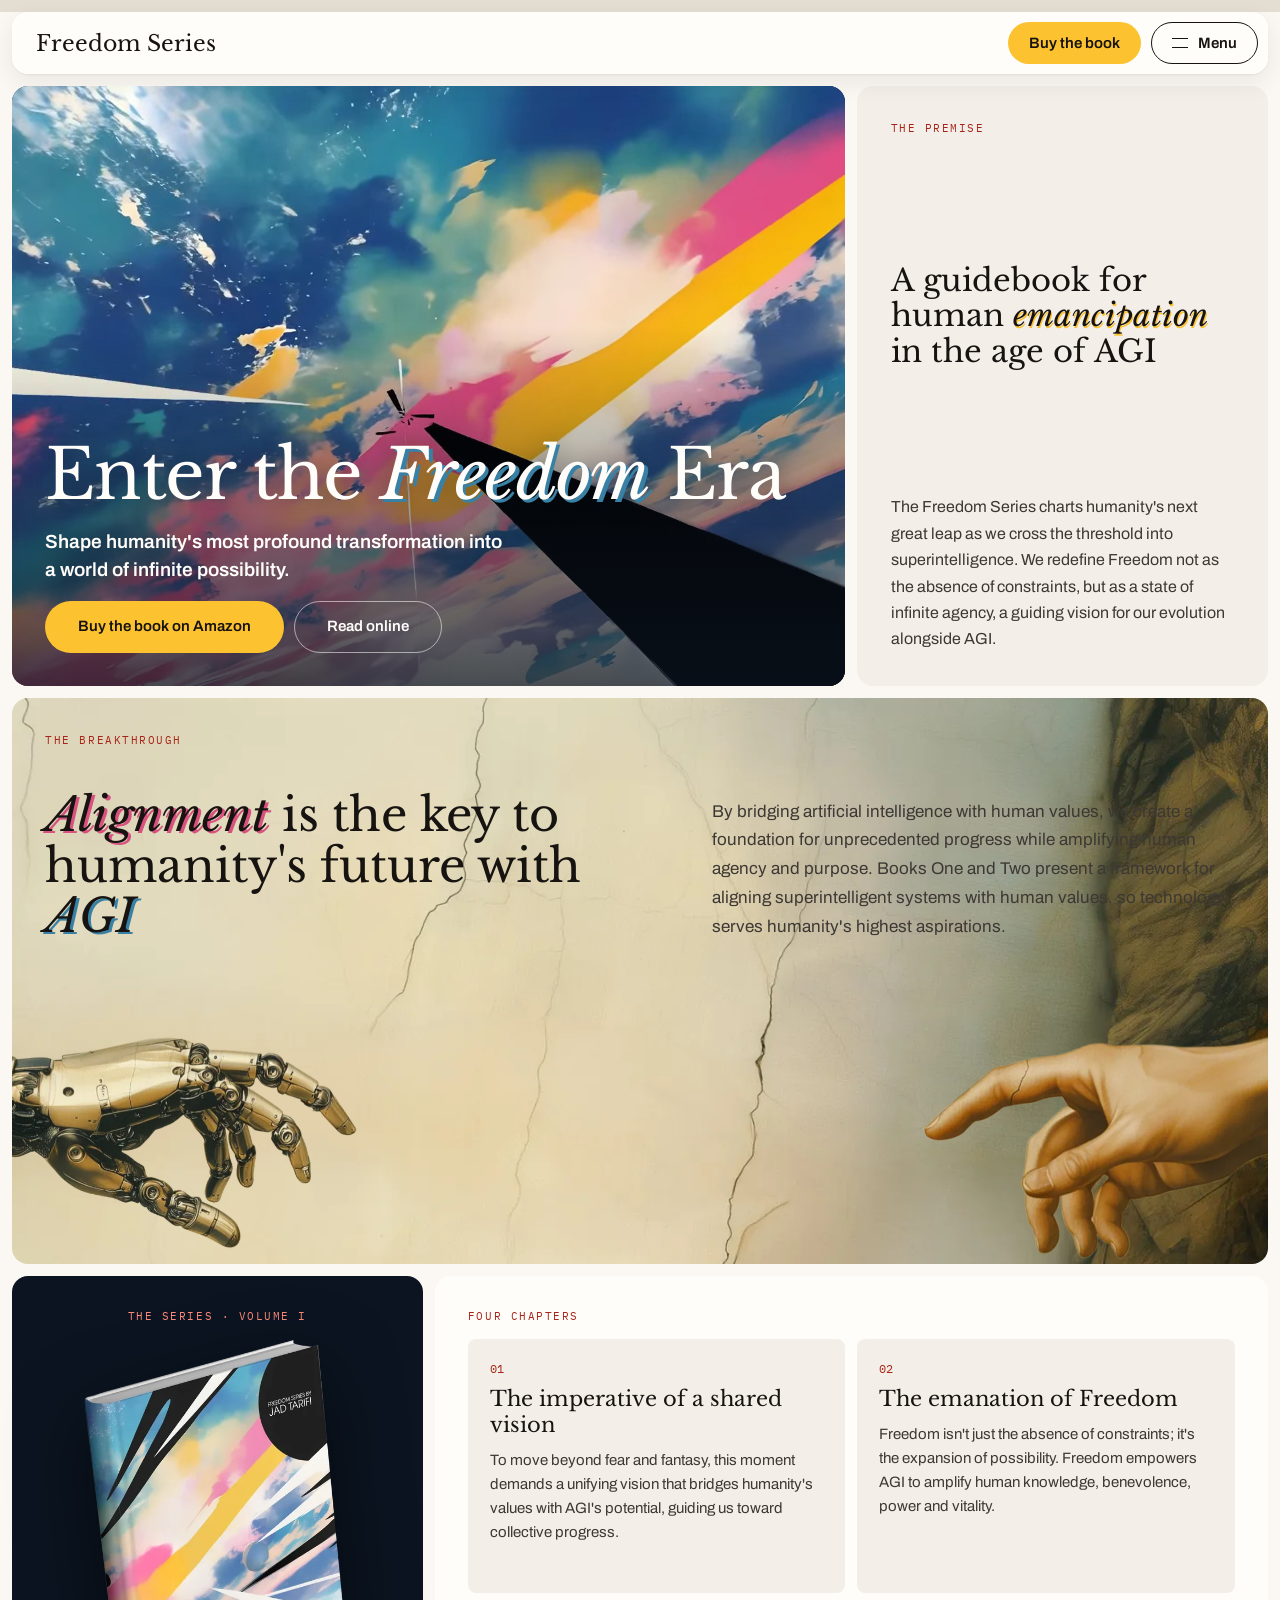
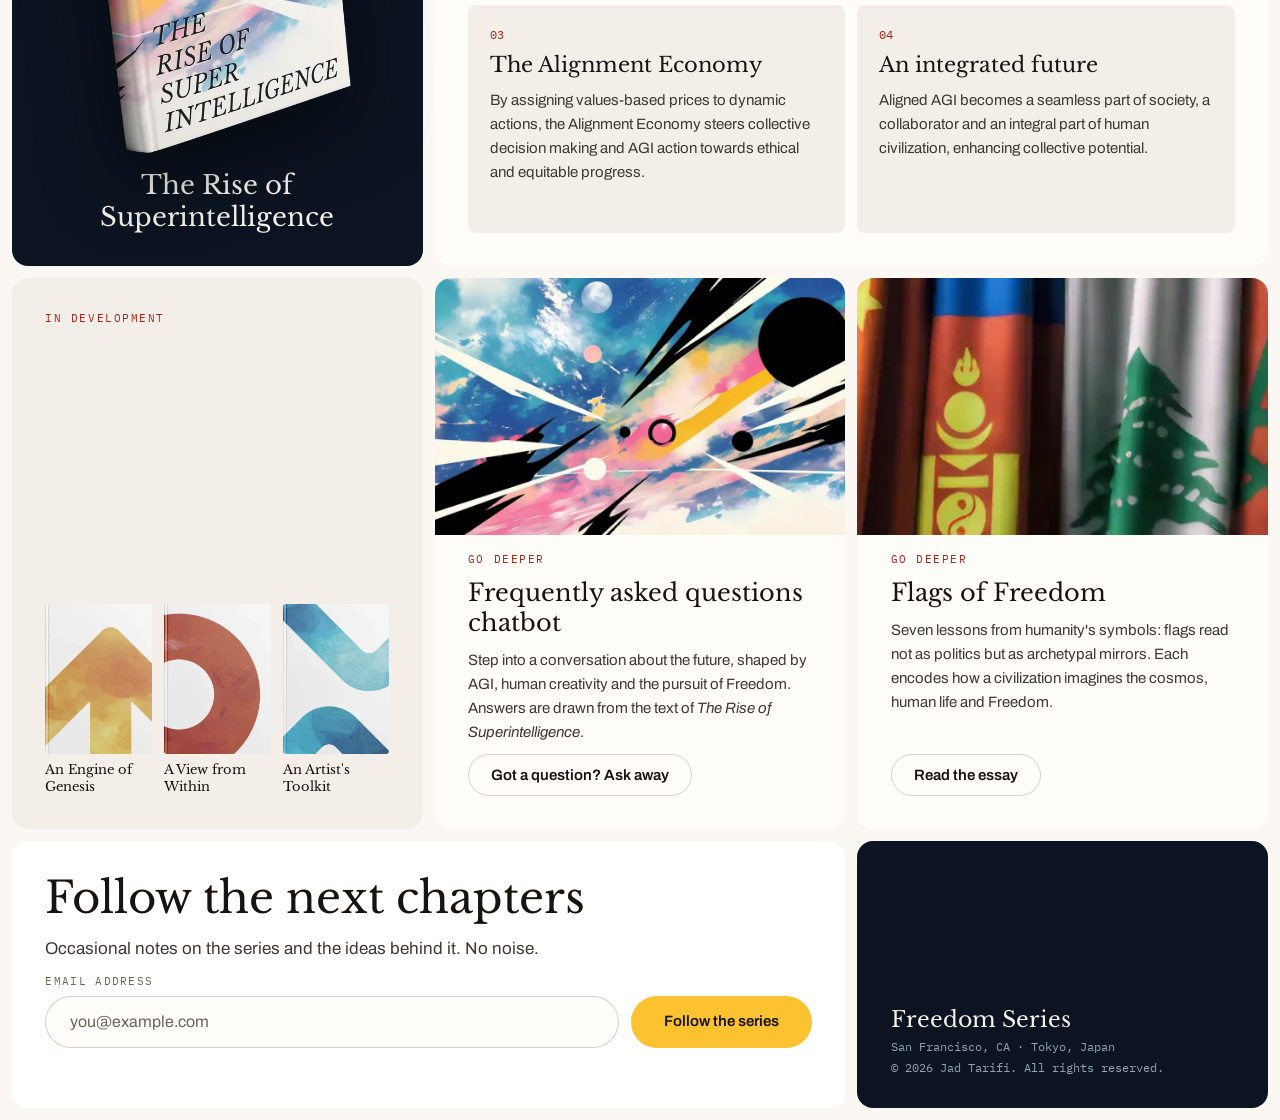
<file: index/index.html>
<!doctype html>
<html lang="en">
<head>
<meta charset="utf-8">
<meta name="viewport" content="width=device-width,initial-scale=1,viewport-fit=cover">
<title>Freedom Series Index</title>
<link rel="preconnect" href="https://fonts.googleapis.com">
<link rel="preconnect" href="https://fonts.gstatic.com" crossorigin>
<link rel="stylesheet" href="https://fonts.googleapis.com/css2?family=Libre+Baskerville:ital,wght@0,400;0,700;1,400&family=Archivo:wght@400;500;600;700&family=IBM+Plex+Mono:wght@400;500&display=swap">
<link rel="stylesheet" href="../shared/freedom.css">
<style>
/* Direction C, Index: the whole series on one board. A twelve-column grid of tiles, each tile one
   piece of the material; a slim header with a Menu button opens a full-screen index over it. */
:root { color-scheme: light; --g: 12px; --pad: clamp(20px, 2.6vw, 36px); }
body { background: var(--fs-paper-500); }

/* ---------- Header ---------- */
.c-head { position: sticky; top: calc(var(--g) + env(safe-area-inset-top, 0px)); z-index: 20; display: flex; align-items: center; gap: 16px;
  margin: var(--g) var(--g) var(--g); padding: 10px 10px 10px clamp(16px, 2vw, 24px); border-radius: var(--radius-lg);
  background: rgba(255, 253, 250, .9); box-shadow: 0 1px 2px rgba(22, 19, 17, .06), 0 8px 24px rgba(22, 19, 17, .08);
  -webkit-backdrop-filter: blur(10px); backdrop-filter: blur(10px); }
.c-mark { font-family: var(--font-display); font-size: 22px; color: var(--fs-ink-900); text-decoration: none; }
.c-head__right { margin-left: auto; display: flex; align-items: center; gap: 10px; }
.c-back { font-family: var(--font-mono); font-size: 12px; letter-spacing: .06em; color: var(--fs-ink-700); text-decoration: none; margin-right: 8px; }
.c-menu-btn { display: inline-flex; align-items: center; gap: 10px; min-height: 42px; padding: 0 20px; border-radius: var(--radius-pill);
  border: 1px solid var(--fs-ink-900); background: transparent; color: var(--fs-ink-900); font: 600 15px var(--font-body); cursor: pointer; }
.c-menu-btn:hover { background: var(--fs-ink-900); color: var(--fs-paper-050); }
.c-menu-btn .bars { width: 16px; height: 8px; border-block: 1.5px solid currentColor; }
.c-head .fr-btn { min-height: 42px; padding: 0 20px; font-size: 15px; }

/* ---------- Full-screen index ---------- */
.c-index { position: fixed; inset: 0; z-index: 40; overflow-y: auto; background: var(--fs-cosmos-950); color: var(--fs-star-100);
  padding: calc(24px + env(safe-area-inset-top, 0px)) clamp(20px, 5vw, 80px) calc(40px + env(safe-area-inset-bottom, 0px));
  display: flex; flex-direction: column; gap: 32px; }
.c-index__top { display: flex; align-items: center; justify-content: space-between; gap: 16px; }
.c-index__top .c-mark { color: var(--fs-star-100); }
.c-close { min-height: 42px; padding: 0 20px; border-radius: var(--radius-pill); border: 1px solid rgba(245, 241, 234, .4); background: transparent; color: var(--fs-star-100); font: 600 15px var(--font-body); cursor: pointer; }
.c-index ol { margin: auto 0; padding: 0; list-style: none; display: flex; flex-direction: column; }
.c-index li a { display: grid; grid-template-columns: 64px minmax(0, 1fr) minmax(0, 360px); gap: 24px; align-items: baseline; padding: 18px 0;
  border-top: 1px solid rgba(245, 241, 234, .14); color: var(--fs-star-100); text-decoration: none; }
.c-index li:last-child a { border-bottom: 1px solid rgba(245, 241, 234, .14); }
.c-index li a i { font-style: normal; font-family: var(--font-mono); font-size: 13px; color: var(--fs-red-300); }
.c-index li a b { font-family: var(--font-display); font-weight: 400; font-size: clamp(32px, 5vw, 64px); line-height: 1.05; letter-spacing: -0.02em; transition: color var(--duration-fast) var(--ease-standard); }
.c-index li a:hover b { color: var(--fs-gold-300); }
.c-index li a span { font-size: 15px; line-height: 1.5; color: var(--fs-star-300); }
.c-index__foot { display: flex; flex-wrap: wrap; gap: 12px; align-items: center; }

/* ---------- Board ---------- */
.c-board { display: grid; grid-template-columns: repeat(12, minmax(0, 1fr)); gap: var(--g); padding: 0 var(--g) var(--g); }
.t { position: relative; border-radius: var(--radius-lg); padding: var(--pad); box-sizing: border-box; display: flex; flex-direction: column; gap: 16px; min-width: 0; scroll-margin-top: 80px; }
.t .t-label { font-family: var(--font-mono); font-size: 11px; letter-spacing: 0.14em; text-transform: uppercase; color: var(--text-accent); margin: 0; }
.t-paper { background: var(--fs-paper-050); }
.t-beige { background: var(--fs-paper-300); }
.t-night { background: var(--fs-cosmos-950); color: var(--fs-star-100); }
.t-night .t-label { color: var(--fs-red-300); }

/* Opening tile */
.t-open { grid-column: span 8; min-height: 600px; overflow: hidden; justify-content: flex-end; color: #fffdfa; background: var(--fs-cosmos-950); }
.t-open::after { content: ""; position: absolute; inset: 0; background: linear-gradient(0deg, rgba(11, 20, 32, .75) 0%, rgba(11, 20, 32, 0) 60%); }
.t-open > *:not(video) { position: relative; z-index: 1; }
.t-open .t-label { color: var(--fs-gold-300); }
.t-open h1 { margin: 0; font-family: var(--font-display); font-weight: 400; font-size: clamp(44px, 5.4vw, 86px); line-height: 1.04; letter-spacing: -0.02em; text-shadow: var(--shadow-hero-text); }
.t-open h1 .fr-key { text-shadow: var(--shadow-drop-horizon), var(--shadow-hero-text); }
.t-open p { margin: 0; max-width: 460px; font-size: 19px; line-height: 1.5; font-weight: 600; text-shadow: var(--shadow-hero-text); }
.t-open .row { display: flex; gap: 10px; flex-wrap: wrap; }
.c-light-btn { background: transparent; color: #fffdfa; border-color: rgba(255, 253, 250, .55); }

/* Premise tiles */
.t-premise { grid-column: span 4; justify-content: space-between; }
.t-premise h2 { margin: 0; font-family: var(--font-display); font-weight: 400; font-size: clamp(28px, 2.4vw, 38px); line-height: 1.15; }
.t-premise p { margin: 0; font-size: 16px; line-height: 1.65; color: var(--fs-ink-700); }
.t-quote { grid-column: span 3; justify-content: space-between; min-height: 220px; }
.t-quote p { margin: 0; font-family: var(--font-display); font-size: 19px; line-height: 1.5; }
.t-quote .mark { font-family: var(--font-display); font-size: 40px; line-height: .6; color: var(--fs-gold-600); }

/* Breakthrough tile */
.t-align { grid-column: span 12; padding-inline: 0; padding-bottom: 0; gap: 32px; }
.t-align__copy { padding: 0 var(--pad); display: grid; grid-template-columns: minmax(0, 6fr) minmax(0, 5fr); gap: 40px; align-items: end; }
.t-align .t-label { grid-column: 1 / -1; }
.t-align h2 { margin: 0; font-family: var(--font-display); font-weight: 400; font-size: clamp(32px, 3.6vw, 56px); line-height: 1.1; color: var(--fs-ink-900); }
.t-align p { margin: 0; font-size: 17px; line-height: 1.7; color: var(--fs-ink-700); }
.t-align .reach { border-radius: 0 0 var(--radius-lg) var(--radius-lg); }
.t-align .reach-wrap { margin-top: -15px; }

/* Series tiles */
.t-book { grid-column: span 4; align-items: center; justify-content: center; text-align: center; min-height: 520px; }
.t-book img { width: 78%; height: auto; filter: drop-shadow(0 26px 36px rgba(0, 0, 0, .5)); }
.t-book h2 { margin: 0; font-family: var(--font-display); font-weight: 400; font-size: 26px; line-height: 1.2; }
.t-chapters { grid-column: span 8; }
.t-chapters__grid { display: grid; grid-template-columns: repeat(2, minmax(0, 1fr)); gap: var(--g); flex: 1; }
.t-ch { background: var(--fs-paper-300); border-radius: var(--radius-md); padding: 22px; display: flex; flex-direction: column; gap: 10px; }
.t-ch i { font-style: normal; font-family: var(--font-mono); font-size: 12px; color: var(--text-accent); }
.t-ch b { font-family: var(--font-display); font-weight: 400; font-size: 21px; line-height: 1.25; }
.t-ch p { margin: 0; font-size: 15px; line-height: 1.6; color: var(--fs-ink-700); }
.t-soon { grid-column: span 4; }
.t-soon__row { display: grid; grid-template-columns: repeat(3, minmax(0, 1fr)); gap: 12px; margin-top: auto; }
.t-soon figure { margin: 0; display: flex; flex-direction: column; gap: 8px; }
.t-soon img { width: 100%; aspect-ratio: .71; object-fit: cover; border-radius: 3px; filter: saturate(.6); }
.t-soon figcaption { font-family: var(--font-display); font-size: 13px; line-height: 1.3; }

/* Resource tiles */
.t-res { grid-column: span 4; padding: 0; overflow: hidden; }
.t-res img { width: 100%; aspect-ratio: 16 / 10; object-fit: cover; display: block; }
.t-res__body { padding: 0 var(--pad) var(--pad); display: flex; flex-direction: column; gap: 10px; align-items: flex-start; flex: 1; }
.t-res h3 { margin: 0; font-family: var(--font-display); font-weight: 400; font-size: 24px; line-height: 1.25; }
.t-res p { margin: 0; font-size: 15px; line-height: 1.6; color: var(--fs-ink-700); }
.t-res .fr-btn { margin-top: auto; }

/* Follow + colophon tiles */
.t-follow { grid-column: span 8; background: #ffffff; justify-content: center; }
.t-follow h2 { margin: 0; font-family: var(--font-display); font-weight: 400; font-size: clamp(32px, 3.4vw, 52px); line-height: 1.1; }
.t-follow p { margin: 0; color: var(--fs-ink-700); }
.t-colophon { grid-column: span 4; justify-content: flex-end; gap: 6px; }
.t-colophon b { font-family: var(--font-display); font-weight: 400; font-size: 22px; }
.t-colophon span { font-family: var(--font-mono); font-size: 12px; color: var(--fs-star-500); }

@media (max-width: 1080px) {
  .t-open, .t-premise { grid-column: span 12; }
  .t-quote { grid-column: span 6; }
  .t-book { grid-column: span 5; } .t-chapters { grid-column: span 7; }
  .t-soon, .t-res { grid-column: span 6; }
  .t-soon { grid-column: span 12; }
  .t-follow, .t-colophon { grid-column: span 12; }
}
@media (max-width: 720px) {
  .c-board > .t { grid-column: span 12; }
  .t-open { min-height: 520px; }
  .t-quote { min-height: 0; }
  .t-align__copy, .t-chapters__grid { grid-template-columns: minmax(0, 1fr); }
  .t-align { overflow-x: clip; }
  .t-align .reach { width: 160%; margin-left: -30%; border-radius: 0; }
  .t-book { min-height: 0; }
  .t-book img { width: 60%; }
  .c-back { display: none; }
  .c-head .fr-btn { display: none; }
  .c-index li a { grid-template-columns: 40px minmax(0, 1fr); }
  .c-index li a span { grid-column: 2; }
}
</style>
</head>
<body>
<div class="fr-root">
<header class="c-head">
  <a class="c-mark" href="#opening">Freedom Series</a>
  <div class="c-head__right">
    <a class="fr-btn fr-btn--primary" href="#series">Buy the book</a>
    <button class="c-menu-btn" id="c-menu-btn" type="button" aria-expanded="false" aria-controls="c-index"><span class="bars" aria-hidden="true"></span>Menu</button>
  </div>
</header>

<div class="c-index" id="c-index" role="dialog" aria-modal="true" aria-label="Index" hidden>
  <div class="c-index__top"><span class="c-mark">Freedom Series</span><button class="c-close" id="c-close" type="button">Close</button></div>
  <ol>
    <li><a href="#premise"><i>01</i><b>The premise</b><span>A guidebook for human emancipation in the age of AGI.</span></a></li>
    <li><a href="#breakthrough"><i>02</i><b>The breakthrough</b><span>Alignment is the key to humanity's future with AGI.</span></a></li>
    <li><a href="#series"><i>03</i><b>The series</b><span>Book one in four chapters, three volumes in development.</span></a></li>
    <li><a href="#deeper"><i>04</i><b>Go deeper</b><span>Ask the book a question, or read Flags of Freedom.</span></a></li>
    <li><a href="#follow"><i>05</i><b>Follow</b><span>Notes on the next chapters, by email.</span></a></li>
  </ol>
  <div class="c-index__foot"><a class="fr-btn fr-btn--primary" href="#series">Buy the book on Amazon</a></div>
</div>

<main class="c-board">

  <section class="t t-open" id="opening">
    <video class="media-cover" data-hero autoplay muted loop playsinline preload="auto" poster="../images/hero-sky.webp" aria-hidden="true">
      <source src="../images/hero.mp4" type="video/mp4"><source src="../images/hero.webm" type="video/webm">
    </video>
    <h1>Enter the <span class="fr-key">Freedom</span> Era</h1>
    <p>Shape humanity's most profound transformation into a world of infinite possibility.</p>
    <div class="row"><a class="fr-btn fr-btn--primary" href="#series">Buy the book on Amazon</a><a class="fr-btn c-light-btn" href="#series">Read online</a></div>
  </section>

  <section class="t t-premise t-beige" id="premise">
    <p class="t-label">The premise</p>
    <h2>A guidebook for human <span class="fr-key">emancipation</span> in the age of AGI</h2>
    <p>The Freedom Series charts humanity's next great leap as we cross the threshold into superintelligence. We redefine Freedom not as the absence of constraints, but as a state of infinite agency, a guiding vision for our evolution alongside AGI.</p>
  </section>


  <section class="t t-align texture" id="breakthrough" aria-labelledby="c-align-title">
    <div class="t-align__copy">
      <p class="t-label">The breakthrough</p>
      <h2 id="c-align-title"><span class="fr-key fr-key--rose">Alignment</span> is the key to humanity's future with <span class="fr-key fr-key--horizon">AGI</span></h2>
      <p>By bridging artificial intelligence with human values, we create a foundation for unprecedented progress while amplifying human agency and purpose. Books One and Two present a framework for aligning superintelligent systems with human values, so technology serves humanity's highest aspirations.</p>
    </div>
    <div class="reach-wrap">
      <span class="reach__ruler reach__ruler--up" aria-hidden="true"></span><span class="reach__ruler reach__ruler--down" aria-hidden="true"></span>
      <div class="reach" role="img" aria-label="A robotic hand and a human hand reaching toward each other">
        <img class="reach__l" src="../images/hand-robot.webp" alt=""><img class="reach__r" src="../images/hand-human.webp" alt="">
      </div>
    </div>
  </section>

  <section class="t t-book t-night" id="series">
    <p class="t-label">The series · Volume I</p>
    <img src="../images/book-rise.webp" alt="Cover of The Rise of Superintelligence">
    <h2>The Rise of Superintelligence</h2>
  </section>
  <section class="t t-chapters t-paper" aria-label="Chapters of book one">
    <p class="t-label">Four chapters</p>
    <div class="t-chapters__grid">
      <div class="t-ch"><i>01</i><b>The imperative of a shared vision</b><p>To move beyond fear and fantasy, this moment demands a unifying vision that bridges humanity's values with AGI's potential, guiding us toward collective progress.</p></div>
      <div class="t-ch"><i>02</i><b>The emanation of Freedom</b><p>Freedom isn't just the absence of constraints; it's the expansion of possibility. Freedom empowers AGI to amplify human knowledge, benevolence, power and vitality.</p></div>
      <div class="t-ch"><i>03</i><b>The Alignment Economy</b><p>By assigning values-based prices to dynamic actions, the Alignment Economy steers collective decision making and AGI action towards ethical and equitable progress.</p></div>
      <div class="t-ch"><i>04</i><b>An integrated future</b><p>Aligned AGI becomes a seamless part of society, a collaborator and an integral part of human civilization, enhancing collective potential.</p></div>
    </div>
  </section>

  <section class="t t-soon t-beige" aria-label="Books in development">
    <p class="t-label">In development</p>
    <div class="t-soon__row">
      <figure><img src="../images/book-engine.webp" alt="Cover of An Engine of Genesis"><figcaption>An Engine of Genesis</figcaption></figure>
      <figure><img src="../images/book-view.webp" alt="Cover of A View from Within"><figcaption>A View from Within</figcaption></figure>
      <figure><img src="../images/book-toolkit.webp" alt="Cover of An Artist's Toolkit"><figcaption>An Artist's Toolkit</figcaption></figure>
    </div>
  </section>
  <article class="t t-res t-paper" id="deeper"><img src="../images/card-chatbot.webp" alt=""><div class="t-res__body"><p class="t-label">Go deeper</p><h3>Frequently asked questions chatbot</h3><p>Step into a conversation about the future, shaped by AGI, human creativity and the pursuit of Freedom. Answers are drawn from the text of <em>The Rise of Superintelligence</em>.</p><a class="fr-btn fr-btn--ghost fr-btn--sm" href="#deeper">Got a question? Ask away</a></div></article>
  <article class="t t-res t-paper"><img src="../images/card-flags.webp" alt=""><div class="t-res__body"><p class="t-label">Go deeper</p><h3>Flags of Freedom</h3><p>Seven lessons from humanity's symbols: flags read not as politics but as archetypal mirrors. Each encodes how a civilization imagines the cosmos, human life and Freedom.</p><a class="fr-btn fr-btn--ghost fr-btn--sm" href="#deeper">Read the essay</a></div></article>

  <section class="t t-follow" id="follow">
    <h2>Follow the next chapters</h2>
    <p>Occasional notes on the series and the ideas behind it. No noise.</p>
    <form class="fr-field" data-subscribe novalidate>
      <label class="fr-label" for="c-email">Email address</label>
      <div class="fr-subscribe"><input class="fr-input" id="c-email" type="email" placeholder="you@example.com" autocomplete="email" required><button class="fr-btn fr-btn--primary" type="submit">Follow the series</button></div>
      <p class="subscribe-note" aria-live="polite"></p>
    </form>
  </section>
  <footer class="t t-colophon t-night"><b>Freedom Series</b><span>San Francisco, CA · Tokyo, Japan</span><span>© 2026 Jad Tarifi. All rights reserved.</span></footer>
</main>

<script src="../shared/fs.js"></script>
<script>
(function () {
  var menu = document.getElementById('c-index'), open = document.getElementById('c-menu-btn'), close = document.getElementById('c-close');
  function show() { menu.hidden = false; open.setAttribute('aria-expanded', 'true'); document.documentElement.style.overflow = 'hidden'; close.focus(); }
  function hide() { menu.hidden = true; open.setAttribute('aria-expanded', 'false'); document.documentElement.style.overflow = ''; open.focus(); }
  open.addEventListener('click', show);
  close.addEventListener('click', hide);
  document.addEventListener('keydown', function (e) { if (e.key === 'Escape' && !menu.hidden) hide(); });
  menu.querySelectorAll('ol a, .fr-btn').forEach(function (a) { a.addEventListener('click', function () { menu.hidden = true; open.setAttribute('aria-expanded', 'false'); document.documentElement.style.overflow = ''; }); });
})();
</script>
</div>
</body>
</html>
</file>
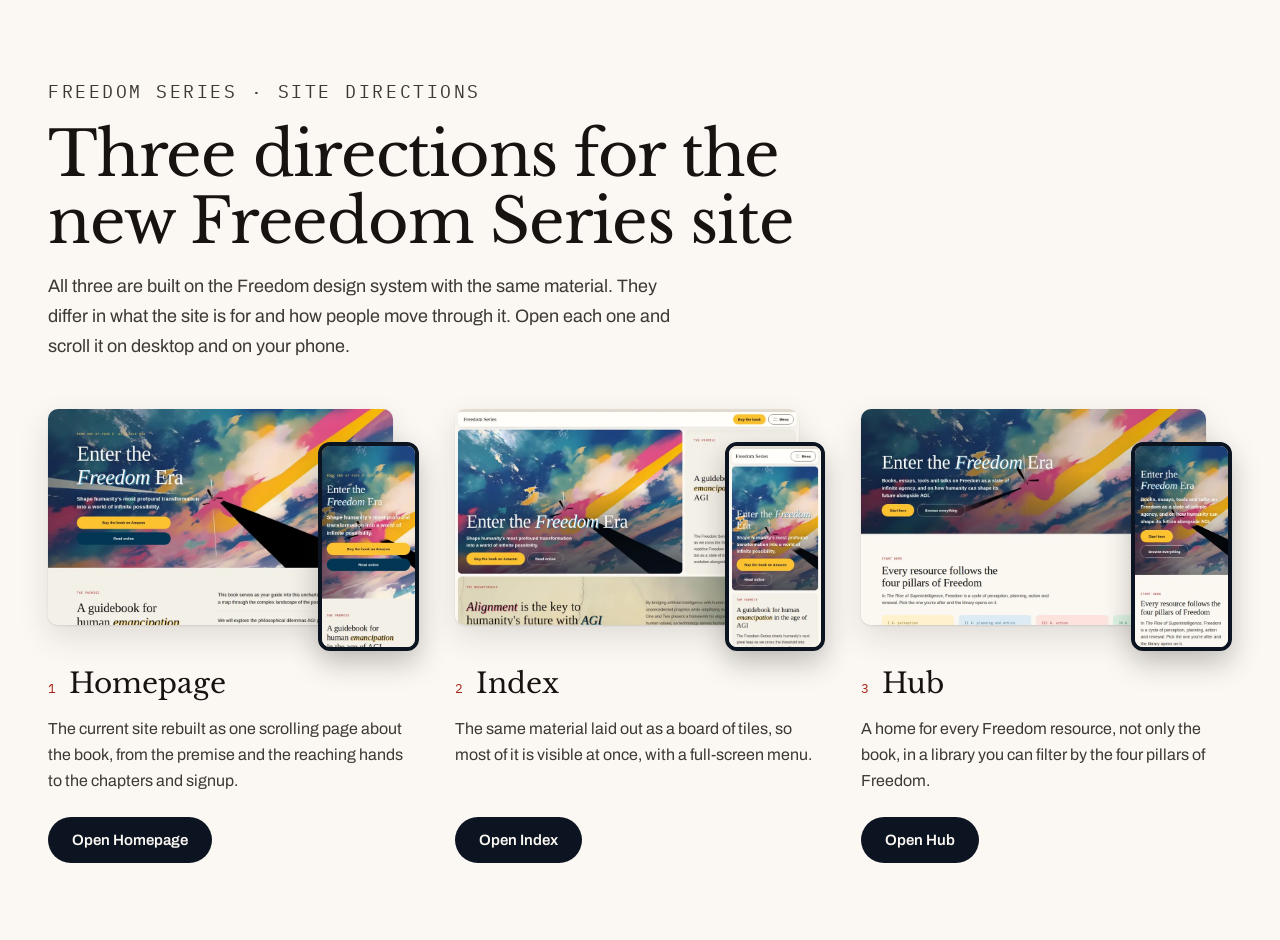
<file: redesign/index.html>
<!doctype html>
<html lang="en">
<head>
<meta charset="utf-8">
<meta name="viewport" content="width=device-width,initial-scale=1,viewport-fit=cover">
<title>Freedom Site Directions</title>
<link rel="preconnect" href="https://fonts.googleapis.com">
<link rel="preconnect" href="https://fonts.gstatic.com" crossorigin>
<link rel="stylesheet" href="https://fonts.googleapis.com/css2?family=Libre+Baskerville:ital,wght@0,400;0,700;1,400&family=Archivo:wght@400;500;600;700&family=IBM+Plex+Mono:wght@400;500&display=swap">
<style>
/* Share page: three site directions side by side on warm paper, each shown at desktop and phone width,
   with a short description and one link out. Single-theme (the Freedom Daylight palette); every colour explicit. */
:root { --paper: #fbf8f3; --paper-2: #f3efe8; --ink: #161311; --ink-2: #3d3833; --ink-3: #6b625a; --accent: #a82418; --night: #0b1420; --gold: #fcc230; --focus: #3881a4;
  --display: 'Libre Baskerville', Baskerville, Georgia, serif; --body: 'Archivo', 'Helvetica Neue', Arial, sans-serif; --mono: 'IBM Plex Mono', 'SF Mono', Consolas, monospace; }
body { margin: 0; background: var(--paper); color: var(--ink); font-family: var(--body); font-size: 16px; }
.wrap { max-width: 1280px; margin: 0 auto; padding-inline: clamp(16px, 4vw, 48px); padding-block: clamp(40px, 6vw, 80px); display: flex; flex-direction: column; gap: 48px; }
.head { display: flex; flex-direction: column; gap: 16px; max-width: 760px; }
.eyebrow { margin: 0; font-family: var(--mono); font-size: 12px; letter-spacing: .14em; text-transform: uppercase; color: var(--accent); }
h1 { margin: 0; font-family: var(--display); font-weight: 400; font-size: clamp(38px, 5vw, 62px); line-height: 1.08; letter-spacing: -0.02em; text-wrap: balance; }
.head p { margin: 0; font-size: 18px; line-height: 1.65; color: var(--ink-2); max-width: 64ch; }
.grid { display: grid; grid-template-columns: repeat(3, minmax(0, 1fr)); gap: 36px; }
.dir { display: flex; flex-direction: column; gap: 16px; min-width: 0; }
.shots { position: relative; display: block; padding: 0 26px 26px 0; text-decoration: none; }
.shots .desk { display: block; width: 100%; height: auto; aspect-ratio: 16 / 10; object-fit: cover; border-radius: 10px; box-shadow: 0 1px 2px rgba(22, 19, 17, .1), 0 12px 32px rgba(22, 19, 17, .12); }
.shots .phone { position: absolute; right: 0; bottom: 0; width: 25%; height: auto; aspect-ratio: 260 / 563; object-fit: cover; border-radius: 12px; border: 4px solid var(--night); box-shadow: 0 12px 28px rgba(22, 19, 17, .25); }
.shots:hover .desk { box-shadow: 0 0 0 3px var(--gold), 0 12px 32px rgba(22, 19, 17, .16); }
.dir h2 { margin: 0; display: flex; align-items: baseline; gap: 12px; font-family: var(--display); font-weight: 400; font-size: 28px; line-height: 1.2; }
.dir h2 span { font-family: var(--mono); font-size: 13px; color: var(--accent); letter-spacing: .08em; }
.dir p { margin: 0 0 8px; font-size: 16px; line-height: 1.6; color: var(--ink-2); }
.open { align-self: flex-start; margin-top: auto; display: inline-flex; align-items: center; gap: 8px; min-height: 46px; padding: 0 24px; border-radius: 100px; background: var(--night); color: var(--paper); font-weight: 600; font-size: 15px; text-decoration: none; }
.open:hover { background: #1b2a44; }
.open:focus-visible, .shots:focus-visible { outline: 3px solid var(--focus); outline-offset: 3px; }
@media (max-width: 1000px) { .grid { grid-template-columns: minmax(0, 1fr); max-width: 640px; } @media (max-width: 560px) { </style>
</head>
<body>
<div class="wrap">
  <header class="head">
    <p class="eyebrow">Freedom Series · site directions</p>
    <h1>Three directions for the new Freedom Series site</h1>
    <p>All three are built on the Freedom design system with the same material. They differ in what the site is for and how people move through it. Open each one and scroll it on desktop and on your phone.</p>
  </header>

  <div class="grid">
    <article class="dir">
      <a class="shots" href="../homepage/" aria-label="Open the Homepage direction"><img class="desk" src="../thumbs/homepage.webp" alt="The Homepage direction at desktop width"><img class="phone" src="../thumbs/homepage-phone.webp" alt="The Homepage direction at phone width"></a>
      <h2><span>1</span>Homepage</h2>
      <p>The current site rebuilt as one scrolling page about the book, from the premise and the reaching hands to the chapters and signup.</p>
      <a class="open" href="../homepage/">Open Homepage</a>
    </article>

    <article class="dir">
      <a class="shots" href="../index/" aria-label="Open the Index direction"><img class="desk" src="../thumbs/index.webp" alt="The Index direction at desktop width"><img class="phone" src="../thumbs/index-phone.webp" alt="The Index direction at phone width"></a>
      <h2><span>2</span>Index</h2>
      <p>The same material laid out as a board of tiles, so most of it is visible at once, with a full-screen menu.</p>
      <a class="open" href="../index/">Open Index</a>
    </article>

    <article class="dir">
      <a class="shots" href="../hub/" aria-label="Open the Hub direction"><img class="desk" src="../thumbs/hub.webp" alt="The Hub direction at desktop width"><img class="phone" src="../thumbs/hub-phone.webp" alt="The Hub direction at phone width"></a>
      <h2><span>3</span>Hub</h2>
      <p>A home for every Freedom resource, not only the book, in a library you can filter by the four pillars of Freedom.</p>
      <a class="open" href="../hub/">Open Hub</a>
    </article>
  </div>


</div>
</body>
</html>
</file>
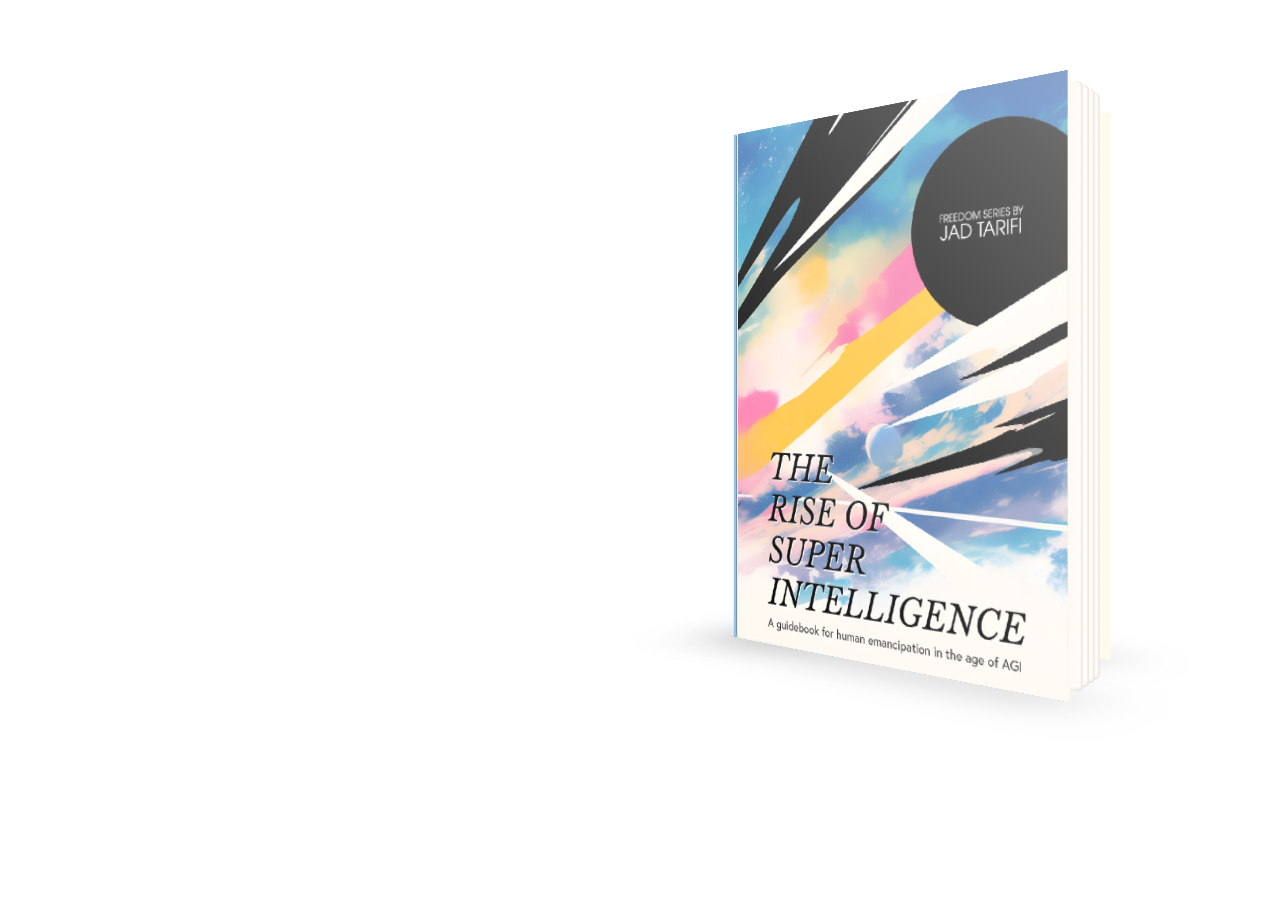
<file: book.html>
<!doctype html>
<html lang="en"><head><meta charset="utf-8"><meta name="viewport" content="width=device-width, initial-scale=1"><meta name="color-scheme" content="light">
<title>Book</title>
<style>
/* Port of the Wix HTML embed "rise_component" (3D hardcover that opens on hover). */
/* Same colour scheme as the page that frames it, or browsers paint the frame opaque white. */
:root{color-scheme:light}
html,body{background:transparent}
body{margin:8px}
::before,::after{content:""}
ul{margin:0;padding:0;list-style:none}
.align{clear:both;margin:90px auto 20px;width:100%;max-width:1170px;display:flex;justify-content:flex-end}
.align>li{width:500px;min-height:300px;display:inline-block;margin:30px 20px 30px 30px;padding:0 0 0 150px;vertical-align:top}
.book{position:relative;width:360px;height:500px;perspective:1000px;transform-style:preserve-3d}
.hardcover_front li:first-child{background-color:#eee;backface-visibility:hidden}
.hardcover_front li:last-child{background:#fffbec}
.hardcover_back li:first-child{background:#fffbec}
.hardcover_back li:last-child{background:#fffbec}
.book_spine li:first-child{background:#eee}
.book_spine li:last-child{background:#333}
.hardcover_front li:first-child:after,.hardcover_front li:first-child:before,.hardcover_front li:last-child:after,.hardcover_front li:last-child:before,.hardcover_back li:first-child:after,.hardcover_back li:first-child:before,.hardcover_back li:last-child:after,.hardcover_back li:last-child:before,.book_spine li:first-child:after,.book_spine li:first-child:before,.book_spine li:last-child:after,.book_spine li:last-child:before{background:#95c3e7;width:8px}
.page>li{background:linear-gradient(to right,#e1ddd8 0%,#fffbf6 100%);box-shadow:inset 0 -1px 2px rgba(50,50,50,.1),inset -1px 0 1px rgba(150,150,150,.2);border-radius:0 5px 5px 0}
.hardcover_front{transform:rotateY(-34deg) translateZ(8px);z-index:100}
.hardcover_back{transform:rotateY(-15deg) translateZ(-8px)}
.page li:nth-child(1){transform:rotateY(-28deg)}
.page li:nth-child(2){transform:rotateY(-30deg)}
.page li:nth-child(3){transform:rotateY(-32deg)}
.page li:nth-child(4){transform:rotateY(-34deg)}
.page li:nth-child(5){transform:rotateY(-36deg)}
.page{width:100%;height:98%;top:1%;right:3%}
.hardcover_front,.hardcover_back,.book_spine,.hardcover_front li,.hardcover_back li,.book_spine li{position:absolute;top:0;left:0;width:100%;height:100%;transform-style:preserve-3d}
.hardcover_front,.hardcover_back{transform-origin:0% 100%}
.hardcover_front{transition:all .8s ease,z-index .6s}
.hardcover_front li:first-child{cursor:default;user-select:none;transform:translateZ(2px)}
.hardcover_front li:last-child{transform:rotateY(180deg) translateZ(2px)}
.hardcover_back li:first-child{transform:translateZ(2px)}
.hardcover_back li:last-child{transform:translateZ(-2px)}
.hardcover_front li:first-child:after,.hardcover_front li:first-child:before,.hardcover_front li:last-child:after,.hardcover_front li:last-child:before,.hardcover_back li:first-child:after,.hardcover_back li:first-child:before,.hardcover_back li:last-child:after,.hardcover_back li:last-child:before,.book_spine li:first-child:after,.book_spine li:first-child:before,.book_spine li:last-child:after,.book_spine li:last-child:before{position:absolute;top:0;left:0}
.hardcover_front li:first-child:after,.hardcover_front li:first-child:before{width:4px;height:100%}
.hardcover_front li:first-child:after{transform:rotateY(90deg) translateZ(-2px) translateX(2px)}
.hardcover_front li:first-child:before{transform:rotateY(90deg) translateZ(158px) translateX(2px)}
.hardcover_front li:last-child:before{width:4px;height:360px}
.hardcover_front li:last-child:after{transform:rotateX(90deg) rotateZ(90deg) translateZ(80px) translateX(-2px) translateY(-78px)}
.hardcover_front li:last-child:before{box-shadow:0 0 70px 5px #666;transform:rotateX(90deg) rotateZ(90deg) translateZ(-320px) translateX(-2px) translateY(-180px)}
.hardcover_back li:first-child:after,.hardcover_back li:first-child:before{width:4px;height:100%}
.hardcover_back li:first-child:after{transform:rotateY(90deg) translateZ(-2px) translateX(2px)}
.hardcover_back li:first-child:before{transform:rotateY(90deg) translateZ(158px) translateX(2px)}
.hardcover_back li:last-child:after{width:4px;height:160px}
.hardcover_back li:last-child:before{width:4px;height:360px}
.hardcover_back li:last-child:after{transform:rotateX(90deg) rotateZ(90deg) translateZ(80px) translateX(2px) translateY(-78px)}
.hardcover_back li:last-child:before{box-shadow:0 0 70px 5px #666;transform:rotateX(90deg) rotateZ(90deg) translateZ(-320px) translateX(-2px) translateY(-170px)}
.book_spine{transform:rotateY(60deg) translateX(-5px) translateZ(-12px);width:16px;z-index:0}
.book_spine li:first-child{transform:translateZ(2px)}
.book_spine li:last-child{transform:translateZ(-2px)}
.book_spine li:first-child:after,.book_spine li:first-child:before{width:4px;height:100%}
.book_spine li:first-child:after{transform:rotateY(90deg) translateZ(-2px) translateX(2px)}
.book_spine li:first-child:before{transform:rotateY(-90deg) translateZ(-12px)}
.book_spine li:last-child:after,.book_spine li:last-child:before{width:4px;height:16px}
.book_spine li:last-child:after{transform:rotateX(90deg) rotateZ(90deg) translateZ(8px) translateX(2px) translateY(-6px)}
.book_spine li:last-child:before{box-shadow:5px -1px 100px 20px rgba(0,0,0,.2);transform:rotateX(90deg) rotateZ(90deg) translateZ(-490px) translateX(3px) translateY(-6px)}
.page,.page>li{position:absolute;top:0;left:0;transform-style:preserve-3d}
.page{width:99%;height:98%;top:1%;left:3%;z-index:10}
.page>li{width:100%;height:100%;transform-origin:left center;transition-property:transform;transition-timing-function:ease}
.page>li:nth-child(1){transition-duration:.6s}
.page>li:nth-child(2){transition-duration:.6s}
.page>li:nth-child(3){transition-duration:.4s}
.page>li:nth-child(4){transition-duration:.5s}
.page>li:nth-child(5){transition-duration:.6s}
.book:hover>.hardcover_front{transform:rotateY(-145deg) translateZ(0);z-index:0}
.book:hover>.page li:nth-child(1){transform:rotateY(-30deg);transition-duration:1.5s}
.book:hover>.page li:nth-child(2){transform:rotateY(-35deg);transition-duration:1.8s}
.book:hover>.page li:nth-child(3){transform:rotateY(-118deg);transition-duration:1.6s}
.book:hover>.page li:nth-child(4){transform:rotateY(-130deg);transition-duration:1.4s}
.book:hover>.page li:nth-child(5){transform:rotateY(-140deg);transition-duration:1.2s}
.coverDesign{position:absolute;top:0;left:0;bottom:0;right:0;overflow:hidden;backface-visibility:hidden}
.coverDesign::after{background-image:linear-gradient(-135deg,rgba(255,255,255,.45) 0%,transparent 100%);position:absolute;top:0;left:0;bottom:0;right:0}
.blue{background-color:#3498db}
/* Phone frames: centre the book and keep it closed (opened, the cover needs ~300px to its left). */
@media (max-width:600px){
body{margin:0}
.align{margin:48px 0 0;justify-content:center}
.book{perspective:1600px}
.align>li{width:360px;min-height:0;margin:0;padding:0;transform:translateX(-14px) scale(.76);transform-origin:top center}
.book:hover>.hardcover_front{transform:rotateY(-34deg) translateZ(8px);z-index:100}
.book:hover>.page li:nth-child(1){transform:rotateY(-28deg)}
.book:hover>.page li:nth-child(2){transform:rotateY(-30deg)}
.book:hover>.page li:nth-child(3){transform:rotateY(-32deg)}
.book:hover>.page li:nth-child(4){transform:rotateY(-34deg)}
.book:hover>.page li:nth-child(5){transform:rotateY(-36deg)}
}
@media (max-width:395px){.align>li{transform:translateX(-14px) scale(.7)}}
@media (max-width:359px){.align>li{transform:translateX(-12px) scale(.62)}}
</style></head>
<body>
<div class="rise_component">
  <ul class="align">
    <li>
      <figure class="book">
        <ul class="hardcover_front">
          <li><div class="coverDesign blue"><img src="img/book-cover.webp" alt="The Rise of Superintelligence" width="360"><br></div></li>
          <li></li>
          <li></li>
        </ul>
        <ul class="page">
          <li></li>
          <li><img src="img/book-page-5.webp" alt="" width="355" height="490" style="transform: translateZ(.1px);"></li>
          <li><img src="img/book-page-3.webp" alt="" width="355" height="490" style="transform: translateZ(.1px);"><img src="img/book-page-4.webp" alt="" width="355" height="490" style="position: absolute; transform: translateZ(-.1px) translateX(-355px) rotateY(180deg)"></li>
          <li><img src="img/book-page-1.webp" alt="" width="355" height="490" style="transform: translateZ(.1px);"><img src="img/book-page-2.webp" alt="" width="355" height="490" style="position: absolute; transform: translateZ(-.1px) translateX(-355px) rotateY(180deg)"></li>
        </ul>
        <ul class="hardcover_back"><li></li><li></li></ul>
        <ul class="book_spine"><li></li><li></li></ul>
      </figure>
    </li>
  </ul>
</div>
<script>
/* Phone frames: open the book as it scrolls through the screen (hover opens it on desktop),
   sliding it so the open spread is centred on screen. The open spread is wider than a phone,
   so its outer edges run off the sides. */
(function () {
  'use strict';
  var host = window.frameElement, par = window.parent;
  if (!host || par === window) return;
  var narrow = matchMedia('(max-width:600px)'), reduce = matchMedia('(prefers-reduced-motion: reduce)');
  var item = document.querySelector('.align>li'), front = document.querySelector('.hardcover_front');
  var pages = [].slice.call(document.querySelectorAll('.page>li'));
  var PAGE = [[-28, -30, 0], [-30, -35, 0], [-32, -118, 0.2], [-34, -130, 0.1]]; // closed, open, delay
  var OPEN_SCALE = 0.96; // the open book's size relative to the closed one
  var els = [item, front].concat(pages);
  function clamp(x) { return x < 0 ? 0 : x > 1 ? 1 : x; }
  function ease(x) { return x * x * (3 - 2 * x); }
  var ticking = false;
  function frame() {
    ticking = false;
    if (!narrow.matches) {
      els.forEach(function (el) { el.style.transform = ''; el.style.transition = ''; });
      front.style.zIndex = '';
      return;
    }
    var vh = par.innerHeight, top = host.getBoundingClientRect().top;
    var p = reduce.matches ? 0 : clamp((0.62 * vh - top) / (0.45 * vh));
    var w = innerWidth, s0 = w > 410 ? 0.8 : w > 395 ? 0.76 : w > 380 ? 0.72 : w > 359 ? 0.7 : 0.62, vw = par.innerWidth, s1 = s0 * OPEN_SCALE;
    var pc = ease(clamp(p / 0.8)), ps = ease(clamp(p / 0.35)), s = s0 + (s1 - s0) * ps; // shrink (toward the bottom, keeping the gap to the text) and slide, before the cover swings out
    var tx = -14 * (1 - ps) + (vw / 2 - w / 2 + 130 * s) * ps; // closed: optically centred; open: the two text pages centred on screen (the book sits 40px into its item)
    var lift = 26 * s0 * Math.sin(Math.PI * pc); // mid-swing the cover points at the viewer and the book reaches lower: lift it then, so the frame can hug the closed book
    item.style.transform = 'translate(' + tx.toFixed(1) + 'px,' + (500 * (s0 - s) - lift).toFixed(1) + 'px) scale(' + s.toFixed(4) + ')';
    front.style.transform = 'rotateY(' + (-34 - 111 * pc).toFixed(2) + 'deg) translateZ(' + (8 * (1 - pc)).toFixed(2) + 'px)';
    front.style.zIndex = pc > 0.5 ? '0' : '100';
    pages.forEach(function (el, i) {
      var q = ease(clamp((p - PAGE[i][2]) / 0.8));
      el.style.transform = 'rotateY(' + (PAGE[i][0] + (PAGE[i][1] - PAGE[i][0]) * q).toFixed(2) + 'deg)';
    });
    els.forEach(function (el) { el.style.transition = 'transform .1s linear'; });
  }
  function req() { if (!ticking) { ticking = true; requestAnimationFrame(frame); } }
  par.addEventListener('scroll', req, { passive: true });
  par.addEventListener('resize', req);
  addEventListener('resize', req);
  req();
})();
</script>
</body></html>
</file>
<file: shared/freedom.css>
/* Freedom design system: tokens + components (verbatim from the homepage build), plus shared pieces. */
:root {
  /* Generated from the Freedom design system tokens.json (Daylight). */
  --font-display: 'Libre Baskerville', Baskerville, Georgia, serif;
  --font-body: 'Archivo', 'Helvetica Neue', Arial, sans-serif;
  --font-mono: 'IBM Plex Mono', 'SF Mono', Consolas, monospace;
  --space-1: 4px;
  --space-2: 8px;
  --space-3: 12px;
  --space-4: 16px;
  --space-6: 24px;
  --space-8: 32px;
  --space-12: 48px;
  --space-16: 64px;
  --space-24: 96px;
  --space-page: 120px;
  --radius-sm: 4px;
  --radius-md: 8px;
  --radius-lg: 16px;
  --radius-pill: 100px;
  --gradient-paper: linear-gradient(160deg, #fbf8f3 0%, #f1ece4 45%, #e4ddd2 100%);
  --gradient-horizon: linear-gradient(120deg, #033654 0%, #3881a4 45%, #d9517e 80%, #fcc230 100%);
  --scrim-hero: linear-gradient(90deg, rgba(11, 20, 32, 0.55) 0%, rgba(11, 20, 32, 0) 60%);
  --ease-standard: cubic-bezier(0.2, 0, 0, 1);
  --ease-drift: cubic-bezier(0.33, 1, 0.68, 1);
  --duration-fast: 120ms;
  --duration-base: 240ms;
  --duration-slow: 900ms;
  --fs-paper-050: #fffdfa;
  --fs-paper-100: #fbf8f3;
  --fs-paper-300: #f3efe8;
  --fs-paper-500: #e4ddd2;
  --fs-ink-900: #161311;
  --fs-ink-700: #3d3833;
  --fs-ink-500: #6b625a;
  --fs-gold-400: #fcc230;
  --fs-gold-300: #ffcb5e;
  --fs-gold-600: #e8ac12;
  --fs-gold-700: #8a5f00;
  --fs-gold-100: #fff1cc;
  --fs-navy-900: #033654;
  --fs-cosmos-950: #0b1420;
  --fs-cosmos-900: #142036;
  --fs-cosmos-800: #1b2a44;
  --fs-cosmos-sunken: #070e18;
  --fs-star-100: #f5f1ea;
  --fs-star-300: #c9cfdb;
  --fs-star-500: #93a0b6;
  --fs-horizon-500: #3881a4;
  --fs-horizon-700: #22607f;
  --fs-horizon-300: #7fb8d6;
  --fs-horizon-100: #dcecf4;
  --fs-rose-500: #d9517e;
  --fs-rose-700: #a8325c;
  --fs-rose-300: #f08cae;
  --fs-rose-100: #fbe1ea;
  --fs-red-500: #e8503f;
  --fs-red-700: #a82418;
  --fs-red-300: #ff8a7a;
  --fs-red-100: #fde2de;
  --fs-leaf-500: #4caf6a;
  --fs-leaf-700: #23703f;
  --fs-leaf-300: #7fd19a;
  --fs-leaf-100: #dcf2e2;
  --pillar-knowledge: var(--fs-gold-400);
  --pillar-benevolence: var(--fs-horizon-500);
  --pillar-power: var(--fs-red-500);
  --pillar-vitality: var(--fs-leaf-500);
  --text-knowledge: var(--fs-gold-700);
  --text-benevolence: var(--fs-horizon-700);
  --text-power: var(--fs-red-700);
  --text-vitality: var(--fs-leaf-700);
  --tint-knowledge: var(--fs-gold-100);
  --tint-benevolence: var(--fs-horizon-100);
  --tint-power: var(--fs-red-100);
  --tint-vitality: var(--fs-leaf-100);
  --surface-app: var(--fs-paper-100);
  --surface-card: var(--fs-paper-050);
  --surface-raised: var(--fs-paper-300);
  --surface-sunken: var(--fs-paper-500);
  --surface-inverse: var(--fs-navy-900);
  --surface-night: var(--fs-cosmos-950);
  --text-primary: var(--fs-ink-900);
  --text-secondary: var(--fs-ink-700);
  --text-muted: var(--fs-ink-500);
  --text-inverse: var(--fs-paper-050);
  --text-on-gold: var(--fs-ink-900);
  --text-link: var(--fs-navy-900);
  --text-accent: var(--fs-red-700);
  --text-ai: var(--fs-horizon-700);
  --text-highlight: var(--fs-gold-700);
  --text-success: var(--fs-leaf-700);
  --text-error: #9e3524;
  --action-primary: var(--fs-gold-400);
  --action-primary-hover: var(--fs-gold-300);
  --action-primary-active: var(--fs-gold-600);
  --action-secondary: var(--fs-navy-900);
  --text-on-secondary: var(--fs-paper-050);
  --fill-ai: var(--fs-horizon-700);
  --text-on-ai: var(--fs-paper-050);
  --tint-gold: var(--fs-gold-100);
  --tint-rose: var(--fs-rose-100);
  --tint-horizon: var(--fs-horizon-100);
  --border-subtle: rgba(22, 19, 17, 0.10);
  --border-default: rgba(22, 19, 17, 0.18);
  --focus-ring: var(--fs-horizon-500);
  --shadow-card: 0 1px 2px rgba(22, 19, 17, 0.08);
  --shadow-lift: 0 10px 30px rgba(3, 54, 84, 0.16);
  --shadow-drop-gold: 0.05em 0.05em 0 #fcc230;
  --shadow-drop-rose: 0.05em 0.05em 0 #d9517e;
  --shadow-drop-horizon: 0.05em 0.05em 0 #3881a4;
  --shadow-hero-text: 0 2px 24px rgba(11, 20, 32, 0.45);
}
@media (max-width: 720px) { :root { --space-page: 20px; } }

/* ---- Freedom components: the system's bundle.css, verbatim ---- */
/* Freedom components — plain CSS classes on top of tokens.css. Prefix: fr- */

.fr-root { font-family: var(--font-body); color: var(--text-primary); background: var(--surface-app); }

/* ---------- Type helpers ---------- */
.fr-eyebrow { font-family: var(--font-mono); font-size: 12px; line-height: 1.4; font-weight: 500; letter-spacing: 0.12em; text-transform: uppercase; color: var(--text-accent); margin: 0; }
.fr-display { font-family: var(--font-display); font-weight: 400; color: var(--text-primary); margin: 0; letter-spacing: -0.01em; text-wrap: balance; }
.fr-display--xl { font-size: clamp(44px, 5vw, 88px); line-height: 1.12; letter-spacing: -0.015em; }
.fr-display--l { font-size: clamp(36px, 3.6vw, 60px); line-height: 1.15; }
.fr-display--m { font-size: clamp(30px, 2.8vw, 44px); line-height: 1.2; }
.fr-display--s { font-size: 28px; line-height: 1.3; }
.fr-key { font-style: italic; text-shadow: var(--shadow-drop-gold); }
.fr-key--rose { text-shadow: var(--shadow-drop-rose); }
.fr-key--horizon { text-shadow: var(--shadow-drop-horizon); }
.fr-lead { font-size: 21px; line-height: 1.65; color: var(--text-secondary); margin: 0; max-width: 62ch; text-wrap: pretty; }
.fr-statement { font-size: clamp(22px, 2.1vw, 34px); line-height: 1.45; color: var(--text-primary); text-align: center; margin: 0 auto; max-width: 1040px; text-wrap: balance; }
.fr-meta { font-family: var(--font-mono); font-size: 13px; line-height: 1.5; color: var(--text-muted); }
.fr-link { color: var(--text-link); text-decoration: underline; text-underline-offset: 3px; text-decoration-thickness: 1px; }
.fr-link:hover { text-decoration-thickness: 2px; }

/* ---------- Button (pill) ---------- */
.fr-btn { display: inline-flex; align-items: center; justify-content: center; gap: 8px; box-sizing: border-box; min-height: 52px; padding: 0 32px; border-radius: var(--radius-pill); border: 1px solid transparent; font-family: var(--font-body); font-size: 15px; line-height: 1.4; font-weight: 600; text-decoration: none; cursor: pointer; transition: background-color var(--duration-fast) var(--ease-standard), transform var(--duration-base) var(--ease-drift), box-shadow var(--duration-base) var(--ease-drift); }
.fr-btn:hover { transform: translateY(-2px); box-shadow: var(--shadow-lift); }
.fr-btn:active { transform: translateY(0); box-shadow: none; }
.fr-btn:focus-visible { outline: 3px solid var(--focus-ring); outline-offset: 2px; }
.fr-btn--primary { background: var(--action-primary); color: var(--text-on-gold); }
.fr-btn--primary:hover { background: var(--action-primary-hover); }
.fr-btn--primary:active { background: var(--action-primary-active); }
.fr-btn--secondary { background: var(--action-secondary); color: var(--text-on-secondary); }
.fr-btn--ghost { background: transparent; color: var(--text-primary); border-color: var(--border-default); }
.fr-btn--ghost:hover { background: var(--surface-raised); box-shadow: none; }
.fr-btn--sm { min-height: 42px; padding: 0 22px; font-size: 15px; }
.fr-btn--block { display: flex; width: 100%; }
.fr-btn[disabled], .fr-btn[aria-disabled="true"] { opacity: .4; cursor: not-allowed; transform: none; box-shadow: none; }

/* ---------- Tag ---------- */
.fr-tag { display: inline-flex; align-items: center; gap: 6px; padding: 4px 12px; border-radius: var(--radius-pill); font-family: var(--font-mono); font-size: 11px; line-height: 1.4; font-weight: 500; letter-spacing: 0.08em; text-transform: uppercase; background: var(--surface-raised); color: var(--text-secondary); }
.fr-tag--gold { background: var(--tint-gold); color: var(--text-highlight); }
.fr-tag--rose { background: var(--tint-rose); color: var(--text-accent); }
.fr-tag--horizon { background: var(--tint-horizon); color: var(--text-ai); }
.fr-tag--ai { background: var(--fill-ai); color: var(--text-on-ai); }
.fr-tag--knowledge { background: var(--tint-knowledge); color: var(--text-knowledge); }
.fr-tag--benevolence { background: var(--tint-benevolence); color: var(--text-benevolence); }
.fr-tag--power { background: var(--tint-power); color: var(--text-power); }
.fr-tag--vitality { background: var(--tint-vitality); color: var(--text-vitality); }
.fr-tag__dot { width: 6px; height: 6px; border-radius: 50%; background: currentColor; }

/* ---------- Card ---------- */
.fr-card { display: flex; flex-direction: column; background: var(--surface-card); border: 1px solid var(--border-subtle); border-radius: var(--radius-lg); box-shadow: var(--shadow-card); overflow: hidden; transition: transform var(--duration-base) var(--ease-drift), box-shadow var(--duration-base) var(--ease-drift); }
a.fr-card { color: inherit; text-decoration: none; }
a.fr-card:hover { transform: translateY(-3px); box-shadow: var(--shadow-lift); }
.fr-card__media { width: 100%; aspect-ratio: 16 / 9; object-fit: cover; display: block; }
.fr-card__body { display: flex; flex-direction: column; gap: 12px; padding: 24px; flex: 1; }
.fr-card__title { margin: 0; font-family: var(--font-body); font-size: 22px; line-height: 1.3; font-weight: 700; color: var(--text-primary); }
.fr-card__title--serif { font-family: var(--font-display); font-weight: 400; font-size: 26px; }
.fr-card__text { margin: 0; font-size: 15px; line-height: 1.6; color: var(--text-secondary); }
.fr-card__actions { margin-top: auto; padding-top: 8px; display: flex; gap: 12px; flex-wrap: wrap; }
.fr-card--ai { border-color: var(--fill-ai); }

/* ---------- Book card ---------- */
.fr-book { display: flex; flex-direction: column; gap: 10px; color: inherit; text-decoration: none; }
.fr-book__cover { width: 100%; aspect-ratio: 2 / 3; object-fit: cover; border-radius: var(--radius-sm); box-shadow: var(--shadow-lift); display: block; background: var(--surface-raised); transition: transform var(--duration-base) var(--ease-drift); }
a.fr-book:hover .fr-book__cover { transform: translateY(-4px) rotate(-1deg); }
.fr-book__title { margin: 0; font-family: var(--font-display); font-size: 19px; line-height: 1.3; color: var(--text-primary); }
.fr-book--soon .fr-book__cover { filter: saturate(.35); opacity: .75; }

/* ---------- Event row ---------- */
.fr-event { display: flex; align-items: center; gap: 24px; padding: 20px 0; border-bottom: 1px solid var(--border-subtle); }
.fr-event__thumb { width: 72px; height: 72px; border-radius: var(--radius-md); object-fit: cover; flex-shrink: 0; }
.fr-event__body { display: flex; flex-direction: column; gap: 4px; flex: 1; min-width: 0; }
.fr-event__title { margin: 0; font-size: 19px; line-height: 1.35; font-weight: 600; color: var(--text-primary); }
@media (max-width: 560px) { .fr-event { flex-wrap: wrap; } .fr-event .fr-btn { width: 100%; } }

/* ---------- Field / subscribe ---------- */
.fr-field { display: flex; flex-direction: column; gap: 8px; }
.fr-label { font-family: var(--font-mono); font-size: 11px; letter-spacing: 0.12em; text-transform: uppercase; color: var(--text-muted); }
.fr-input { box-sizing: border-box; min-height: 52px; padding: 0 24px; border-radius: var(--radius-pill); border: 1px solid var(--border-default); background: var(--surface-card); color: var(--text-primary); font-family: var(--font-body); font-size: 16px; }
.fr-input::placeholder { color: var(--text-muted); }
.fr-input:focus-visible { outline: 3px solid var(--focus-ring); outline-offset: 2px; }
.fr-input[aria-invalid="true"] { border-color: var(--text-error); }
.fr-help { font-size: 14px; color: var(--text-muted); margin: 0; }
.fr-help--error { color: var(--text-error); }
.fr-subscribe { display: flex; gap: 12px; flex-wrap: wrap; }
.fr-subscribe .fr-input { flex: 1 1 260px; }

/* ---------- Nav ---------- */
.fr-nav { display: flex; align-items: center; justify-content: space-between; gap: 24px; padding: 20px var(--space-page); border-bottom: 1px solid var(--border-subtle); background: var(--surface-app); }
.fr-nav__brand { font-family: var(--font-display); font-size: 22px; color: var(--text-primary); text-decoration: none; }
.fr-nav__links { display: flex; align-items: center; gap: 32px; }
.fr-nav__link { font-size: 15px; font-weight: 500; color: var(--text-secondary); text-decoration: none; padding: 8px 0; border-bottom: 2px solid transparent; }
.fr-nav__link:hover { color: var(--text-primary); }
.fr-nav__link[aria-current="page"] { color: var(--text-primary); border-bottom-color: var(--action-primary); }

/* ---------- Hero ---------- */
.fr-hero { position: relative; overflow: hidden; background: var(--fs-cosmos-950); min-height: 560px; display: flex; align-items: center; }
.fr-hero__art { position: absolute; inset: 0; width: 100%; height: 100%; object-fit: cover; }
.fr-hero__scrim { position: absolute; inset: 0; background: var(--scrim-hero); }
.fr-hero__content { position: relative; display: flex; flex-direction: column; align-items: flex-start; gap: 24px; padding: 96px var(--space-page); max-width: 760px; }
.fr-hero .fr-display { color: #fffdfa; text-shadow: var(--shadow-hero-text); }
.fr-hero .fr-key { text-shadow: var(--shadow-drop-gold), var(--shadow-hero-text); }
.fr-hero__lead { margin: 0; max-width: 520px; font-size: 22px; line-height: 1.5; font-weight: 600; color: #fffdfa; text-shadow: var(--shadow-hero-text); }
.fr-hero__actions { display: flex; flex-direction: column; gap: 14px; width: min(392px, 100%); }
.fr-hero .fr-eyebrow { color: var(--fs-gold-300); }

/* ---------- Band (inverse / night) ---------- */
.fr-band { padding: 96px var(--space-page); background: var(--surface-inverse); color: var(--text-inverse); }
.fr-band .fr-display, .fr-band p { color: inherit; }
.fr-band--night { background: var(--surface-night); color: var(--fs-star-100); }
.fr-band--night .fr-eyebrow { color: var(--fs-rose-300); }

/* ---------- Reading column with SuperFoundry's margin rule ---------- */
.fr-reading { display: flex; gap: 56px; padding: 0 var(--space-page); }
.fr-reading::before { content: ""; width: 2px; background: var(--border-default); flex-shrink: 0; }
.fr-reading__col { display: flex; flex-direction: column; gap: 24px; max-width: 760px; }

/* ---------- Chapter list ---------- */
.fr-chapter { display: grid; grid-template-columns: 56px minmax(0, 1fr) minmax(0, 1.4fr); gap: 32px; align-items: baseline; padding: 28px 0; border-bottom: 1px solid var(--border-subtle); }
.fr-chapter__num { font-family: var(--font-mono); font-size: 13px; color: var(--text-accent); }
.fr-chapter__title { margin: 0; font-family: var(--font-display); font-size: 26px; line-height: 1.25; font-weight: 400; color: var(--text-primary); }
.fr-chapter__text { margin: 0; font-size: 17px; line-height: 1.65; color: var(--text-secondary); }
@media (max-width: 720px) { .fr-chapter { grid-template-columns: 40px minmax(0, 1fr); } .fr-chapter__text { grid-column: 2; } }

@media (prefers-reduced-motion: reduce) {
  .fr-btn, .fr-card, .fr-book__cover { transition: none; }
  .fr-btn:hover, a.fr-card:hover, a.fr-book:hover .fr-book__cover { transform: none; }
}


/* ---- Shared by all three directions ---- */
html { -webkit-text-size-adjust: 100%; }
[hidden]:not([hidden=until-found i]) { display: none !important; }
body { margin: 0; background: var(--surface-app); color: var(--text-primary); font-family: var(--font-body); font-size: 17px; }
img, video { max-width: 100%; }
:focus-visible { outline: 3px solid var(--focus-ring); outline-offset: 2px; }
.sr-only { position: absolute; width: 1px; height: 1px; overflow: hidden; clip: rect(0 0 0 0); white-space: nowrap; }
.media-cover { position: absolute; inset: 0; width: 100%; height: 100%; object-fit: cover; display: block; }
/* The reach: two hands close the gap until they touch at the middle of the screen. --p is written by fs.js. */
.reach-wrap { position: relative; width: 100%; }
/* Rulers only need to reach past half a screen; kept short so they never add blank scroll at the page end. */
.reach__ruler { position: absolute; left: 50%; width: 1px; height: 1200px; pointer-events: none; visibility: hidden; }
.reach__ruler--up { top: -1200px; } .reach__ruler--down { top: 0; }
.reach { --reach: 45%; --p: 1; width: 100%; display: grid; grid-template-columns: 1fr 1fr; overflow: hidden; }
.reach img { width: 100%; height: auto; aspect-ratio: 1 / 0.485; display: block; will-change: transform; }
.reach__l { transform: translateX(calc(-1 * var(--reach) * (1 - var(--p)))); }
.reach__r { transform: translateX(calc(var(--reach) * (1 - var(--p)))); }
.texture { background: var(--fs-paper-300) url("../images/alignment.webp") center / cover no-repeat; }
.subscribe-note { margin: 0; font-size: 14px; min-height: 1.4em; }
@media (prefers-reduced-motion: reduce) { html { scroll-behavior: auto !important; } .reach { --p: 1 !important; } }

/* Page wrapper: clips the hands' measuring rulers at the true top and bottom of the page, so they never add blank scroll. */
.fs-page { overflow: clip; }
</file>
